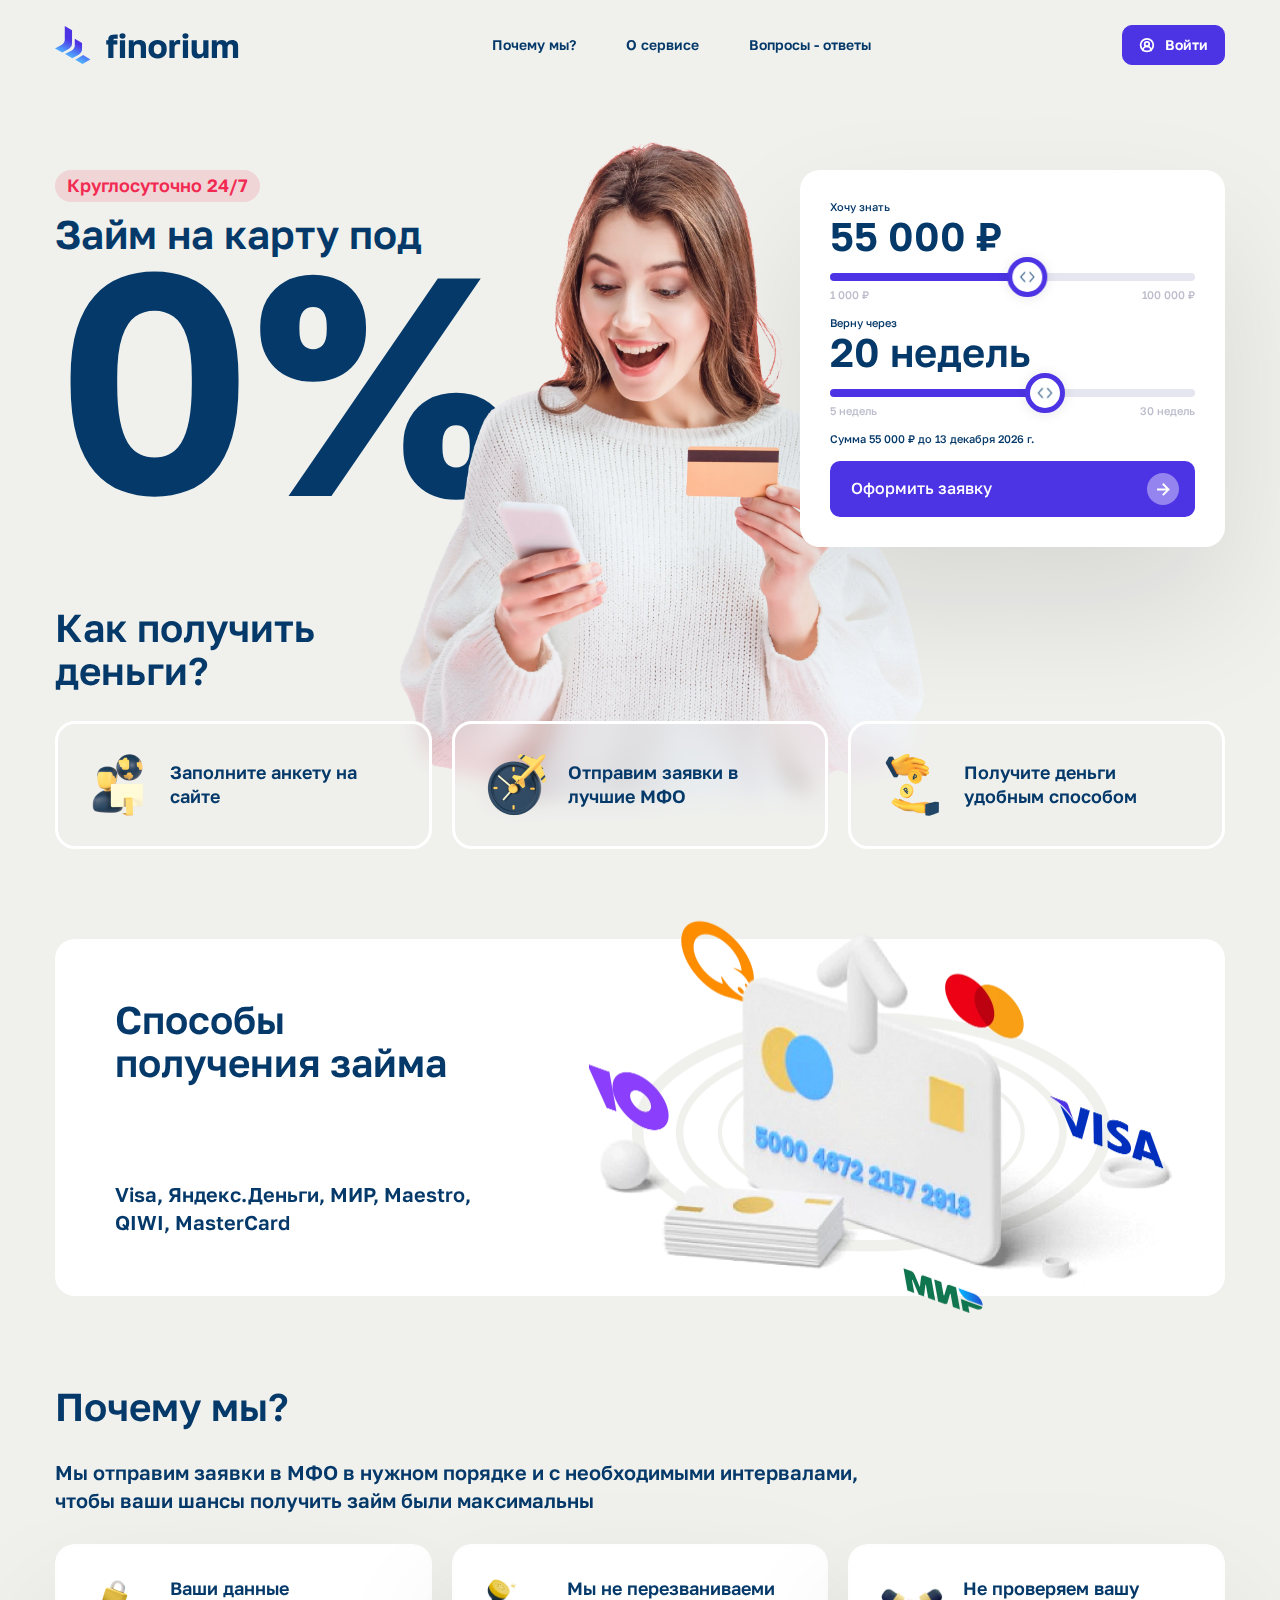
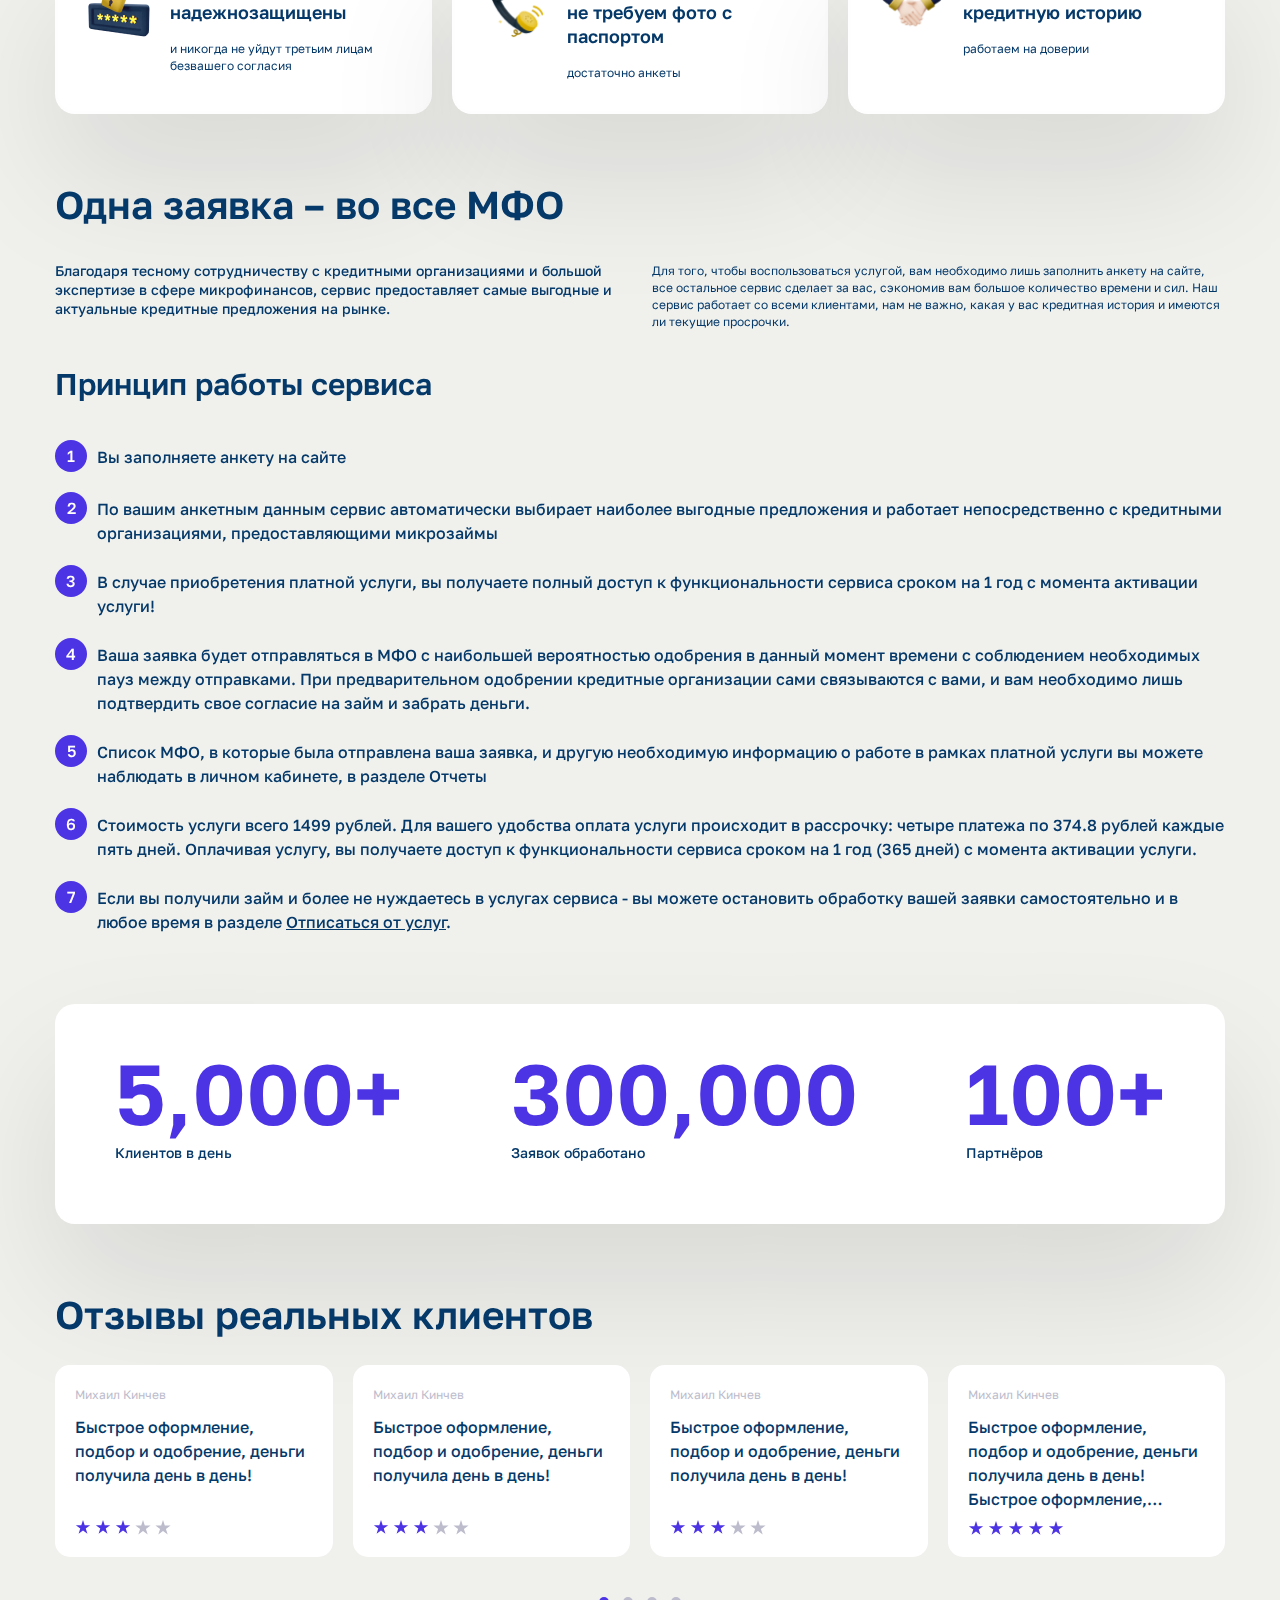
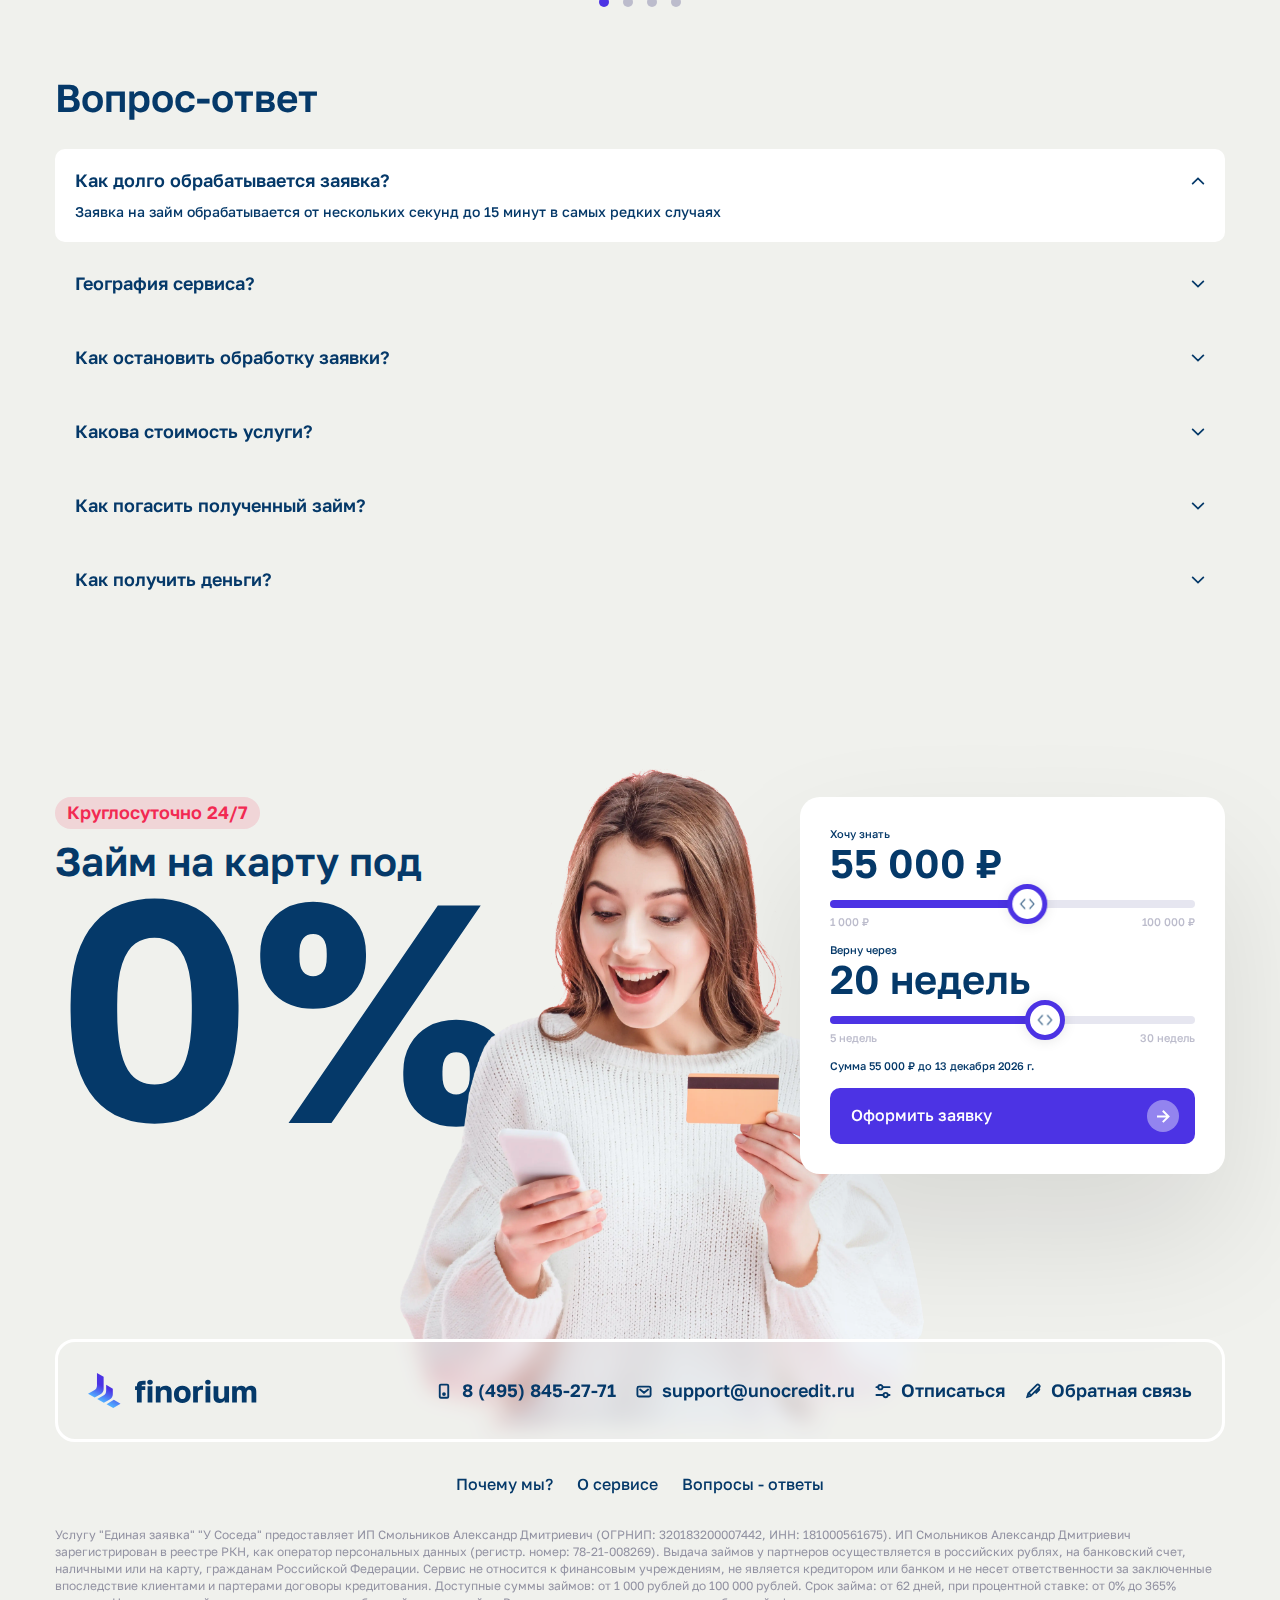
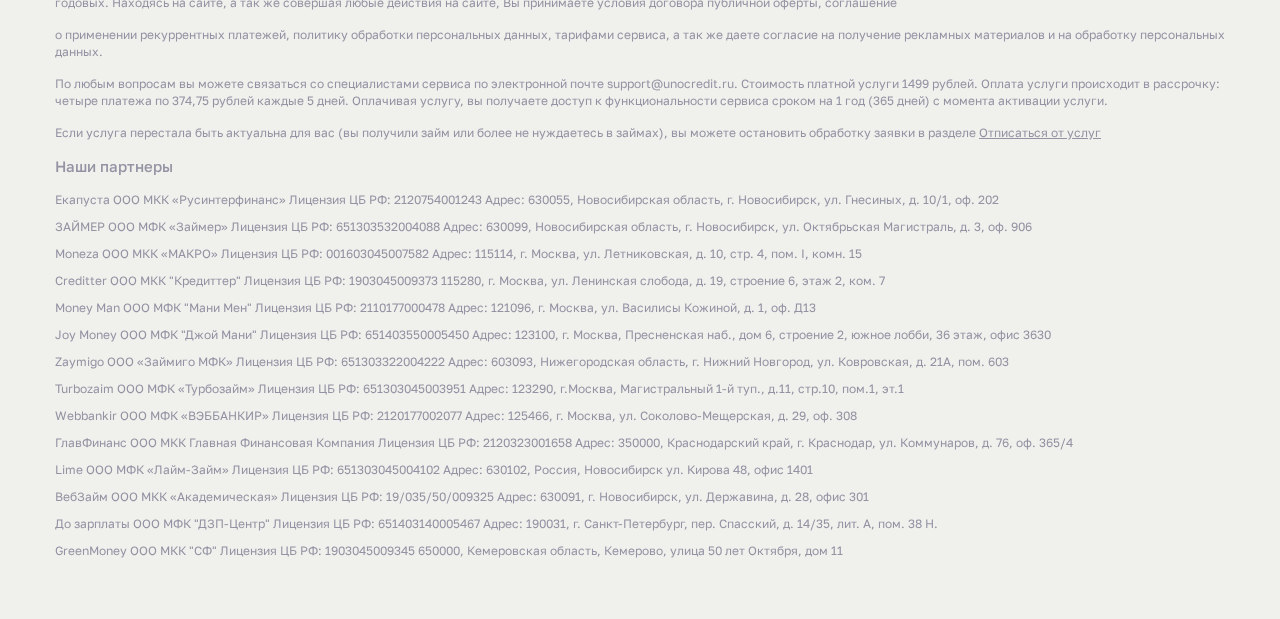
<file: index.html>
<!doctype html>
<html lang="ru">
  <head>
    <meta charset="UTF-8">
    <meta http-equiv="x-ua-compatible" content="ie=edge">
    <meta
      name="viewport"
      content="width=device-width,initial-scale=1,shrink-to-fit=no"
    >
    <meta name="robots" content="index, follow">
    <meta name="google" content="notranslate">
    <meta name="format-detection" content="telephone=no">
    <meta name="description" content="">
    <title>Главная</title>
    <link rel="stylesheet" href="./css/index.min.css">
  </head>
  <body>
    <div class="wrapper">
      <header class="header" data-menu data-popup-offset-padding>
        <div class="container">
          <div class="header__wrapper">
            <a class="header__logo" href="./index.html">
              <img src="./images/header/logo.svg" alt="logo">
            </a>
            <div class="header__menu">
              <div class="header__actions">
                <div class="header__actions-wrapper">
                  <span class="header__action" data-anchor="features">
                    Почему мы?</span
                  >
                  <span class="header__action" data-anchor="service"
                    >О сервисе</span
                  >
                  <span class="header__action" data-anchor="questions"
                    >Вопросы - ответы</span
                  >
                </div>
              </div>
              <a class="header__menu-button button button_icon" href="#">
                <svg class="header__menu-icon">
                  <use
                    href="./images/sprite.svg#user"
                    xlink:href="./images/sprite.svg#user"
                  ></use>
                </svg>
                Войти
              </a>
            </div>
            <a class="header__user" href="#">
              <svg>
                <use
                  href="./images/sprite.svg#user"
                  xlink:href="./images/sprite.svg#user"
                ></use>
              </svg>
              <span>Войти</span>
            </a>
            <div class="header__menu-toggle" data-menu-toggle>
              <svg class="header__menu-icon-burger">
                <use
                  href="./images/sprite.svg#menu"
                  xlink:href="./images/sprite.svg#menu"
                ></use>
              </svg>
              <svg class="header__menu-icon-cross">
                <use
                  href="./images/sprite.svg#cross"
                  xlink:href="./images/sprite.svg#cross"
                ></use>
              </svg>
            </div>
          </div>
        </div>
      </header>
      <main class="content">
        <div class="index">
          <div class="index__calc calc">
            <div class="container">
              <div class="calc__wrapper">
                <div class="calc__top">
                  <div>Круглосуточно 24/7</div>
                  <span>Займ на карту под</span>
                  <strong>0%</strong>
                </div>
                <form class="calc__form">
                  <div class="calc__group">
                    <span class="calc__sublabel">Хочу знать</span>
                    <strong class="calc__current-value" data-range-slider-sum
                      >55 000 ₽</strong
                    >
                    <div class="calc__range" data-range-slider="sum"></div>
                  </div>
                  <div class="calc__group">
                    <span class="calc__sublabel">Верну через</span>
                    <strong
                      class="calc__current-value"
                      data-range-slider-value-date
                      >20 недель</strong
                    >
                    <div class="calc__range" data-range-slider="day"></div>
                  </div>
                  <span class="calc__output">
                    Сумма <span data-range-slider-sum>55 000 ₽</span> до
                    <span data-range-slider-date>30 апреля 2024 г.</span>
                  </span>
                  <button class="calc__submit button" type="submit">
                    Оформить заявку
                    <span class="button__icon">
                      <svg>
                        <use
                          href="./images/sprite.svg#arrow"
                          xlink:href="./images/sprite.svg#arrow"
                        ></use>
                      </svg>
                    </span>
                  </button>
                </form>
                <picture class="calc__image">
                  <source
                    srcset="./images/calc/img_01.webp"
                    type="image/webp"
                    media="(min-width: 768px)"
                  >
                  <source
                    srcset="./images/calc/img_01.png"
                    type="image/png"
                    media="(min-width: 768px)"
                  >
                  <source
                    srcset="./images/calc/img-mobile_01.webp"
                    type="image/webp"
                  >
                  <img src="./images/calc/img-mobile_01.png" alt="image">
                </picture>
              </div>
            </div>
          </div>
          <div class="index__get-money get-money">
            <div class="container">
              <div class="get-money__wrapper">
                <h2 class="get-money__title index__title">
                  Как получить<br>
                  деньги?
                </h2>
                <div class="get-money__items">
                  <div class="get-money__item">
                    <img
                      class="get-money__icon"
                      src="./images/get-money/icon_01.png"
                      alt="icon"
                    >
                    <span class="get-money__label"
                      >Заполните анкету на сайте</span
                    >
                  </div>
                  <div class="get-money__item">
                    <img
                      class="get-money__icon"
                      src="./images/get-money/icon_02.png"
                      alt="icon"
                    >
                    <span class="get-money__label"
                      >Отправим заявки в лучшие МФО</span
                    >
                  </div>
                  <div class="get-money__item">
                    <img
                      class="get-money__icon"
                      src="./images/get-money/icon_03.png"
                      alt="icon"
                    >
                    <span class="get-money__label"
                      >Получите деньги удобным способом</span
                    >
                  </div>
                </div>
              </div>
            </div>
          </div>
          <div class="index__paycards paycards">
            <div class="container">
              <div class="paycards__wrapper">
                <div class="paycards__body">
                  <div class="paycards__info">
                    <h2 class="paycards__title index__title">
                      Способы<br>
                      получения займа
                    </h2>
                    <span class="paycards__subtitle"
                      >Visa, Яндекс.Деньги, МИР, Maestro, QIWI, MasterCard</span
                    >
                  </div>
                  <div class="paycards__logos">
                    <img src="./images/paycards/logo_01.svg" alt="logo">
                    <img src="./images/paycards/logo_02.svg" alt="logo">
                    <img src="./images/paycards/logo_03.svg" alt="logo">
                    <img src="./images/paycards/logo_04.svg" alt="logo">
                    <img src="./images/paycards/logo_05.svg" alt="logo">
                  </div>
                  <picture class="paycards__image">
                    <source
                      srcset="./images/paycards/img_01.webp"
                      type="image/webp"
                      media="(min-width: 576px)"
                    >
                    <img src="./images/paycards/img_01.png" alt="logos">
                  </picture>
                </div>
              </div>
            </div>
          </div>
          <div class="index__features features" data-anchor-target="features">
            <div class="container">
              <div class="features__wrapper">
                <h2 class="features__title index__title">Почему мы?</h2>
                <span class="features__subtitle"
                  >Мы отправим заявки в МФО в нужном порядке и с необходимыми
                  интервалами, чтобы ваши шансы получить займ были
                  максимальны</span
                >
                <div class="features__items">
                  <div class="features__item">
                    <div class="features__logo">
                      <img src="./images/features/img_01.png" alt="logo">
                    </div>
                    <div class="features__info">
                      <span class="features__label"
                        >Ваши данные надежнозащищены</span
                      >
                      <p class="features__sublabel">
                        и никогда не уйдут третьим лицам безвашего согласия
                      </p>
                    </div>
                  </div>
                  <div class="features__item">
                    <div class="features__logo">
                      <img src="./images/features/img_02.png" alt="logo">
                    </div>
                    <div class="features__info">
                      <span class="features__label"
                        >Мы не перезваниваеми не требуем фото с паспортом</span
                      >
                      <p class="features__sublabel">достаточно анкеты</p>
                    </div>
                  </div>
                  <div class="features__item">
                    <div class="features__logo">
                      <img src="./images/features/img_03.png" alt="logo">
                    </div>
                    <div class="features__info">
                      <span class="features__label"
                        >Не проверяем вашу кредитную историю</span
                      >
                      <p class="features__sublabel">работаем на доверии</p>
                    </div>
                  </div>
                </div>
              </div>
            </div>
          </div>
          <div class="index__index-info index-info">
            <div class="container">
              <div class="index-info__wrapper">
                <h2 class="index-info__title index__title">
                  Одна заявка – во все МФО
                </h2>
                <div class="index-info__head">
                  <span class="index-info__subtitle"
                    >Благодаря тесному сотрудничеству с кредитными организациями
                    и большой экспертизе в сфере микрофинансов, сервис
                    предоставляет самые выгодные и актуальные кредитные
                    предложения на рынке.</span
                  >
                  <span class="index-info__text"
                    >Для того, чтобы воспользоваться услугой, вам необходимо
                    лишь заполнить анкету на сайте, все остальное сервис сделает
                    за вас, сэкономив вам большое количество времени и сил. Наш
                    сервис работает со всеми клиентами, нам не важно, какая у
                    вас кредитная история и имеются ли текущие просрочки.</span
                  >
                </div>
                <span class="index-info__label" data-anchor-target="service"
                  >Принцип работы сервиса</span
                >
                <ul class="index-info__list">
                  <li class="index-info__item">
                    <p>Вы заполняете анкету на сайте</p>
                  </li>
                  <li class="index-info__item">
                    <p>
                      По вашим анкетным данным сервис автоматически выбирает
                      наиболее выгодные предложения и работает непосредственно с
                      кредитными организациями, предоставляющими микрозаймы
                    </p>
                  </li>
                  <li class="index-info__item">
                    <p>
                      В случае приобретения платной услуги, вы получаете полный
                      доступ к функциональности сервиса сроком на 1 год с
                      момента активации услуги!
                    </p>
                  </li>
                  <li class="index-info__item">
                    <p>
                      Ваша заявка будет отправляться в МФО с наибольшей
                      вероятностью одобрения в данный момент времени с
                      соблюдением необходимых пауз между отправками. При
                      предварительном одобрении кредитные организации сами
                      связываются с вами, и вам необходимо лишь подтвердить свое
                      согласие на займ и забрать деньги.
                    </p>
                  </li>
                  <li class="index-info__item">
                    <p>
                      Список МФО, в которые была отправлена ваша заявка, и
                      другую необходимую информацию о работе в рамках платной
                      услуги вы можете наблюдать в личном кабинете, в разделе
                      Отчеты
                    </p>
                  </li>
                  <li class="index-info__item">
                    <p>
                      Стоимость услуги всего 1499 рублей. Для вашего удобства
                      оплата услуги происходит в рассрочку: четыре платежа по
                      374.8 рублей каждые пять дней. Оплачивая услугу, вы
                      получаете доступ к функциональности сервиса сроком на 1
                      год (365 дней) с момента активации услуги.
                    </p>
                  </li>
                  <li class="index-info__item">
                    <p>
                      Если вы получили займ и более не нуждаетесь в услугах
                      сервиса - вы можете остановить обработку вашей заявки
                      самостоятельно и в любое время в разделе
                      <a href="#">Отписаться от услуг</a>.
                    </p>
                  </li>
                </ul>
              </div>
            </div>
          </div>
          <div class="index__statistics statistics">
            <div class="container">
              <div class="statistics__wrapper">
                <div class="statistics__items">
                  <div class="statistics__item">
                    <div class="statistics__icon">
                      <img src="./images/statistics/icon_01.svg" alt="icon">
                    </div>
                    <div class="statistics__info">
                      <strong class="statistics__value">5,000+</strong>
                      <span class="statistics__label">Клиентов в день</span>
                    </div>
                  </div>
                  <div class="statistics__item">
                    <div class="statistics__icon">
                      <img src="./images/statistics/icon_02.svg" alt="icon">
                    </div>
                    <div class="statistics__info">
                      <strong class="statistics__value">300,000</strong>
                      <span class="statistics__label">Заявок обработано</span>
                    </div>
                  </div>
                  <div class="statistics__item">
                    <div class="statistics__icon">
                      <img src="./images/statistics/icon_01.svg" alt="icon">
                    </div>
                    <div class="statistics__info">
                      <strong class="statistics__value">100+</strong>
                      <span class="statistics__label">Партнёров</span>
                    </div>
                  </div>
                </div>
              </div>
            </div>
          </div>
          <div class="index__reviews reviews">
            <div class="container">
              <div class="reviews__wrapper">
                <h2 class="reviews__title index__title">
                  Отзывы реальных клиентов
                </h2>
                <div class="reviews__slider">
                  <div class="swiper" data-reviews-slider>
                    <div class="swiper-wrapper">
                      <div class="swiper-slide">
                        <div class="reviews__slide">
                          <span class="reviews__name">Михаил Кинчев</span>
                          <p class="reviews__comment">
                            Быстрое оформление, подбор и одобрение, деньги
                            получила день в день!
                          </p>
                          <div class="reviews__grade">
                            <img src="./images/reviews/icon_01.svg" alt="star">
                            <img src="./images/reviews/icon_01.svg" alt="star">
                            <img src="./images/reviews/icon_01.svg" alt="star">
                            <img src="./images/reviews/icon_02.svg" alt="star">
                            <img src="./images/reviews/icon_02.svg" alt="star">
                          </div>
                        </div>
                      </div>
                      <div class="swiper-slide">
                        <div class="reviews__slide">
                          <span class="reviews__name">Михаил Кинчев</span>
                          <p class="reviews__comment">
                            Быстрое оформление, подбор и одобрение, деньги
                            получила день в день!
                          </p>
                          <div class="reviews__grade">
                            <img src="./images/reviews/icon_01.svg" alt="star">
                            <img src="./images/reviews/icon_01.svg" alt="star">
                            <img src="./images/reviews/icon_01.svg" alt="star">
                            <img src="./images/reviews/icon_02.svg" alt="star">
                            <img src="./images/reviews/icon_02.svg" alt="star">
                          </div>
                        </div>
                      </div>
                      <div class="swiper-slide">
                        <div class="reviews__slide">
                          <span class="reviews__name">Михаил Кинчев</span>
                          <p class="reviews__comment">
                            Быстрое оформление, подбор и одобрение, деньги
                            получила день в день!
                          </p>
                          <div class="reviews__grade">
                            <img src="./images/reviews/icon_01.svg" alt="star">
                            <img src="./images/reviews/icon_01.svg" alt="star">
                            <img src="./images/reviews/icon_01.svg" alt="star">
                            <img src="./images/reviews/icon_02.svg" alt="star">
                            <img src="./images/reviews/icon_02.svg" alt="star">
                          </div>
                        </div>
                      </div>
                      <div class="swiper-slide">
                        <div class="reviews__slide">
                          <span class="reviews__name">Михаил Кинчев</span>
                          <p class="reviews__comment">
                            Быстрое оформление, подбор и одобрение, деньги
                            получила день в день! Быстрое оформление, подбор и
                            одобрение, деньги получила день в день!
                          </p>
                          <div class="reviews__grade">
                            <img src="./images/reviews/icon_01.svg" alt="star">
                            <img src="./images/reviews/icon_01.svg" alt="star">
                            <img src="./images/reviews/icon_01.svg" alt="star">
                            <img src="./images/reviews/icon_01.svg" alt="star">
                            <img src="./images/reviews/icon_01.svg" alt="star">
                          </div>
                        </div>
                      </div>
                      <div class="swiper-slide">
                        <div class="reviews__slide">
                          <span class="reviews__name">Михаил Кинчев</span>
                          <p class="reviews__comment">
                            Быстрое оформление, подбор и одобрение, деньги
                            получила день в день!
                          </p>
                          <div class="reviews__grade">
                            <img src="./images/reviews/icon_01.svg" alt="star">
                            <img src="./images/reviews/icon_01.svg" alt="star">
                            <img src="./images/reviews/icon_01.svg" alt="star">
                            <img src="./images/reviews/icon_02.svg" alt="star">
                            <img src="./images/reviews/icon_02.svg" alt="star">
                          </div>
                        </div>
                      </div>
                      <div class="swiper-slide">
                        <div class="reviews__slide">
                          <span class="reviews__name">Михаил Кинчев</span>
                          <p class="reviews__comment">
                            Быстрое оформление, подбор и одобрение, деньги
                            получила день в день! Быстрое оформление, подбор и
                            одобрение, деньги получила день в день!
                          </p>
                          <div class="reviews__grade">
                            <img src="./images/reviews/icon_01.svg" alt="star">
                            <img src="./images/reviews/icon_01.svg" alt="star">
                            <img src="./images/reviews/icon_01.svg" alt="star">
                            <img src="./images/reviews/icon_01.svg" alt="star">
                            <img src="./images/reviews/icon_01.svg" alt="star">
                          </div>
                        </div>
                      </div>
                      <div class="swiper-slide">
                        <div class="reviews__slide">
                          <span class="reviews__name">Михаил Кинчев</span>
                          <p class="reviews__comment">
                            Быстрое оформление, подбор и одобрение, деньги
                            получила день в день!
                          </p>
                          <div class="reviews__grade">
                            <img src="./images/reviews/icon_01.svg" alt="star">
                            <img src="./images/reviews/icon_01.svg" alt="star">
                            <img src="./images/reviews/icon_01.svg" alt="star">
                            <img src="./images/reviews/icon_02.svg" alt="star">
                            <img src="./images/reviews/icon_02.svg" alt="star">
                          </div>
                        </div>
                      </div>
                    </div>
                  </div>
                  <div class="reviews__pagination"></div>
                </div>
              </div>
            </div>
          </div>
          <div
            class="index__questions questions"
            data-anchor-target="questions"
          >
            <div class="container">
              <div class="questions__wrapper">
                <h2 class="questions__title index__title">Вопрос-ответ</h2>
                <div class="questions__items" data-questions-ac data-ac>
                  <div class="questions__item active" data-ac-item>
                    <div class="questions__button" data-ac-button>
                      Как долго обрабатывается заявка?
                      <div class="questions__icon">
                        <svg>
                          <use
                            href="./images/sprite.svg#drop"
                            xlink:href="./images/sprite.svg#drop"
                          ></use>
                        </svg>
                      </div>
                    </div>
                    <div class="questions__body" data-ac-body>
                      <p class="questions__answer">
                        Заявка на займ обрабатывается от нескольких секунд до 15
                        минут в самых редких случаях
                      </p>
                    </div>
                  </div>
                  <div class="questions__item" data-ac-item>
                    <div class="questions__button" data-ac-button>
                      География сервиса?
                      <div class="questions__icon">
                        <svg>
                          <use
                            href="./images/sprite.svg#drop"
                            xlink:href="./images/sprite.svg#drop"
                          ></use>
                        </svg>
                      </div>
                    </div>
                    <div
                      class="questions__body"
                      data-ac-body
                      style="display: none"
                    >
                      <p class="questions__answer">
                        Заявка на займ обрабатывается от нескольких секунд до 15
                        минут в самых редких случаях Заявка на займ
                        обрабатывается от нескольких секунд до 15 минут в самых
                        редких случаях Заявка на займ обрабатывается от
                        нескольких секунд до 15 минут в самых редких случаях
                      </p>
                    </div>
                  </div>
                  <div class="questions__item" data-ac-item>
                    <div class="questions__button" data-ac-button>
                      Как остановить обработку заявки?
                      <div class="questions__icon">
                        <svg>
                          <use
                            href="./images/sprite.svg#drop"
                            xlink:href="./images/sprite.svg#drop"
                          ></use>
                        </svg>
                      </div>
                    </div>
                    <div
                      class="questions__body"
                      data-ac-body
                      style="display: none"
                    >
                      <p class="questions__answer">
                        Заявка на займ обрабатывается от нескольких секунд до 15
                        минут в самых редких случаях Заявка на займ
                        обрабатывается от нескольких секунд до 15 минут в самых
                        редких случаях Заявка на займ обрабатывается от
                        нескольких секунд до 15 минут в самых редких случаях
                      </p>
                    </div>
                  </div>
                  <div class="questions__item" data-ac-item>
                    <div class="questions__button" data-ac-button>
                      Какова стоимость услуги?
                      <div class="questions__icon">
                        <svg>
                          <use
                            href="./images/sprite.svg#drop"
                            xlink:href="./images/sprite.svg#drop"
                          ></use>
                        </svg>
                      </div>
                    </div>
                    <div
                      class="questions__body"
                      data-ac-body
                      style="display: none"
                    >
                      <p class="questions__answer">
                        Заявка на займ обрабатывается от нескольких секунд до 15
                        минут в самых редких случаях Заявка на займ
                        обрабатывается от нескольких секунд до 15 минут в самых
                        редких случаях Заявка на займ обрабатывается от
                        нескольких секунд до 15 минут в самых редких случаях
                      </p>
                    </div>
                  </div>
                  <div class="questions__item" data-ac-item>
                    <div class="questions__button" data-ac-button>
                      Как погасить полученный займ?
                      <div class="questions__icon">
                        <svg>
                          <use
                            href="./images/sprite.svg#drop"
                            xlink:href="./images/sprite.svg#drop"
                          ></use>
                        </svg>
                      </div>
                    </div>
                    <div
                      class="questions__body"
                      data-ac-body
                      style="display: none"
                    >
                      <p class="questions__answer">
                        Заявка на займ обрабатывается от нескольких секунд до 15
                        минут в самых редких случаях Заявка на займ
                        обрабатывается от нескольких секунд до 15 минут в самых
                        редких случаях Заявка на займ обрабатывается от
                        нескольких секунд до 15 минут в самых редких случаях
                      </p>
                    </div>
                  </div>
                  <div class="questions__item" data-ac-item>
                    <div class="questions__button" data-ac-button>
                      Как получить деньги?
                      <div class="questions__icon">
                        <svg>
                          <use
                            href="./images/sprite.svg#drop"
                            xlink:href="./images/sprite.svg#drop"
                          ></use>
                        </svg>
                      </div>
                    </div>
                    <div
                      class="questions__body"
                      data-ac-body
                      style="display: none"
                    >
                      <p class="questions__answer">
                        Заявка на займ обрабатывается от нескольких секунд до 15
                        минут в самых редких случаях Заявка на займ
                        обрабатывается от нескольких секунд до 15 минут в самых
                        редких случаях Заявка на займ обрабатывается от
                        нескольких секунд до 15 минут в самых редких случаях
                      </p>
                    </div>
                  </div>
                </div>
              </div>
            </div>
          </div>
          <div class="index__calc-bottom calc">
            <div class="container">
              <div class="calc__wrapper">
                <div class="calc__top">
                  <div>Круглосуточно 24/7</div>
                  <span>Займ на карту под</span>
                  <strong>0%</strong>
                </div>
                <form class="calc__form">
                  <div class="calc__group">
                    <span class="calc__sublabel">Хочу знать</span>
                    <strong class="calc__current-value" data-range-slider-sum
                      >55 000 ₽</strong
                    >
                    <div class="calc__range" data-range-slider="sum"></div>
                  </div>
                  <div class="calc__group">
                    <span class="calc__sublabel">Верну через</span>
                    <strong
                      class="calc__current-value"
                      data-range-slider-value-date
                      >20 недель</strong
                    >
                    <div class="calc__range" data-range-slider="day"></div>
                  </div>
                  <span class="calc__output">
                    Сумма <span data-range-slider-sum>55 000 ₽</span> до
                    <span data-range-slider-date>30 апреля 2024 г.</span>
                  </span>
                  <button class="calc__submit button" type="submit">
                    Оформить заявку
                    <span class="button__icon">
                      <svg>
                        <use
                          href="./images/sprite.svg#arrow"
                          xlink:href="./images/sprite.svg#arrow"
                        ></use>
                      </svg>
                    </span>
                  </button>
                </form>
                <picture class="calc__image">
                  <source
                    srcset="./images/calc/img_01.webp"
                    type="image/webp"
                    media="(min-width: 768px)"
                  >
                  <source
                    srcset="./images/calc/img_01.png"
                    type="image/png"
                    media="(min-width: 768px)"
                  >
                  <source
                    srcset="./images/calc/img-mobile_01.webp"
                    type="image/webp"
                  >
                  <img src="./images/calc/img-mobile_01.png" alt="image">
                </picture>
              </div>
            </div>
          </div>
        </div>
      </main>
      <footer class="footer">
        <div class="container">
          <div class="footer__header">
            <a class="footer__logo" href="./index.html">
              <img src="./images/footer/logo.svg" alt="logo">
            </a>
            <div class="footer__contacts">
              <a class="footer__contact" href="#">
                <svg>
                  <use
                    href="./images/sprite.svg#phone"
                    xlink:href="./images/sprite.svg#phone"
                  ></use>
                </svg>
                8 (495) 845-27-71
              </a>
              <a class="footer__contact" href="#">
                <svg>
                  <use
                    href="./images/sprite.svg#mail"
                    xlink:href="./images/sprite.svg#mail"
                  ></use>
                </svg>
                support@unocredit.ru
              </a>
              <a class="footer__contact" href="#">
                <svg>
                  <use
                    href="./images/sprite.svg#settings"
                    xlink:href="./images/sprite.svg#settings"
                  ></use>
                </svg>
                Отписаться
              </a>
              <a class="footer__contact" href="#">
                <svg>
                  <use
                    href="./images/sprite.svg#edit"
                    xlink:href="./images/sprite.svg#edit"
                  ></use>
                </svg>
                Обратная связь
              </a>
            </div>
          </div>
          <div class="footer__actions">
            <span class="footer__action" data-anchor="features"
              >Почему мы?</span
            >
            <span class="footer__action" data-anchor="service">О сервисе</span>
            <span class="footer__action" data-anchor="questions"
              >Вопросы - ответы</span
            >
          </div>
          <p class="footer__text">
            Услугу "Единая заявка" "У Соседа" предоставляет ИП Смольников
            Александр Дмитриевич (ОГРНИП: 320183200007442, ИНН: 181000561675).
            ИП Смольников Александр Дмитриевич зарегистрирован в реестре РКН,
            как оператор персональных данных (регистр. номер: 78-21-008269).
            Выдача займов у партнеров осуществляется в российских рублях, на
            банковский счет, наличными или на карту, гражданам Российской
            Федерации. Сервис не относится к финансовым учреждениям, не является
            кредитором или банком и не несет ответственности за заключенные
            впоследствие клиентами и партерами договоры кредитования. Доступные
            суммы займов: от 1 000 рублей до 100 000 рублей. Срок займа: от 62
            дней, при процентной ставке: от 0% до 365% годовых. Находясь на
            сайте, а так же совершая любые действия на сайте, Вы принимаете
            условия договора публичной оферты, соглашение
          </p>
          <p class="footer__text">
            о применении рекуррентных платежей, политику обработки персональных
            данных, тарифами сервиса, а так же даете согласие на получение
            рекламных материалов и на обработку персональных данных.
          </p>
          <p class="footer__text">
            По любым вопросам вы можете связаться со специалистами сервиса по
            электронной почте support@unocredit.ru. Стоимость платной услуги
            1499 рублей. Оплата услуги происходит в рассрочку: четыре платежа по
            374,75 рублей каждые 5 дней. Оплачивая услугу, вы получаете доступ к
            функциональности сервиса сроком на 1 год (365 дней) с момента
            активации услуги.
          </p>
          <p class="footer__text">
            Если услуга перестала быть актуальна для вас (вы получили займ или
            более не нуждаетесь в займах), вы можете остановить обработку заявки
            в разделе
            <a href="#">Отписаться от услуг</a>
          </p>
          <span class="footer__label">Наши партнеры</span>
          <ul class="footer__partners">
            <li>
              Екапуста ООО МКК «Русинтерфинанс» Лицензия ЦБ РФ: 2120754001243
              Адрес: 630055, Новосибирская область, г. Новосибирск, ул.
              Гнесиных, д. 10/1, оф. 202
            </li>
            <li>
              ЗАЙМЕР ООО МФК «Займер» Лицензия ЦБ РФ: 651303532004088 Адрес:
              630099, Новосибирская область, г. Новосибирск, ул. Октябрьская
              Магистраль, д. 3, оф. 906
            </li>
            <li>
              Moneza ООО МКК «МАКРО» Лицензия ЦБ РФ: 001603045007582 Адрес:
              115114, г. Москва, ул. Летниковская, д. 10, стр. 4, пом. I, комн.
              15
            </li>
            <li>
              Creditter ООО МКК "Кредиттер" Лицензия ЦБ РФ: 1903045009373
              115280, г. Москва, ул. Ленинская слобода, д. 19, строение 6, этаж
              2, ком. 7
            </li>
            <li>
              Money Man ООО МФК "Мани Мен" Лицензия ЦБ РФ: 2110177000478 Адрес:
              121096, г. Москва, ул. Василисы Кожиной, д. 1, оф. Д13
            </li>
            <li>
              Joy Money ООО МФК "Джой Мани" Лицензия ЦБ РФ: 651403550005450
              Адрес: 123100, г. Москва, Пресненская наб., дом 6, строение 2,
              южное лобби, 36 этаж, офис 3630
            </li>
            <li>
              Zaymigo ООО «Займиго МФК» Лицензия ЦБ РФ: 651303322004222 Адрес:
              603093, Нижегородская область, г. Нижний Новгород, ул. Ковровская,
              д. 21А, пом. 603
            </li>
            <li>
              Turbozaim ООО МФК «Турбозайм» Лицензия ЦБ РФ: 651303045003951
              Адрес: 123290, г.Москва, Магистральный 1-й туп., д.11, стр.10,
              пом.1, эт.1
            </li>
            <li>
              Webbankir ООО МФК «ВЭББАНКИР» Лицензия ЦБ РФ: 2120177002077 Адрес:
              125466, г. Москва, ул. Соколово-Мещерская, д. 29, оф. 308
            </li>
            <li>
              ГлавФинанс ООО МКК Главная Финансовая Компания Лицензия ЦБ РФ:
              2120323001658 Адрес: 350000, Краснодарский край, г. Краснодар, ул.
              Коммунаров, д. 76, оф. 365/4
            </li>
            <li>
              Lime ООО МФК «Лайм-Займ» Лицензия ЦБ РФ: 651303045004102 Адрес:
              630102, Россия, Новосибирск ул. Кирова 48, офис 1401
            </li>
            <li>
              ВебЗайм ООО МКК «Академическая» Лицензия ЦБ РФ: 19/035/50/009325
              Адрес: 630091, г. Новосибирск, ул. Державина, д. 28, офис 301
            </li>
            <li>
              До зарплаты ООО МФК "ДЗП-Центр" Лицензия ЦБ РФ: 651403140005467
              Адрес: 190031, г. Санкт-Петербург, пер. Спасский, д. 14/35, лит.
              А, пом. 38 Н.
            </li>
            <li>
              GreenMoney ООО МКК "СФ" Лицензия ЦБ РФ: 1903045009345 650000,
              Кемеровская область, Кемерово, улица 50 лет Октября, дом 11
            </li>
          </ul>
        </div>
      </footer>
    </div>
    <script src="./js/index.js"></script>
  </body>
</html>
</file>
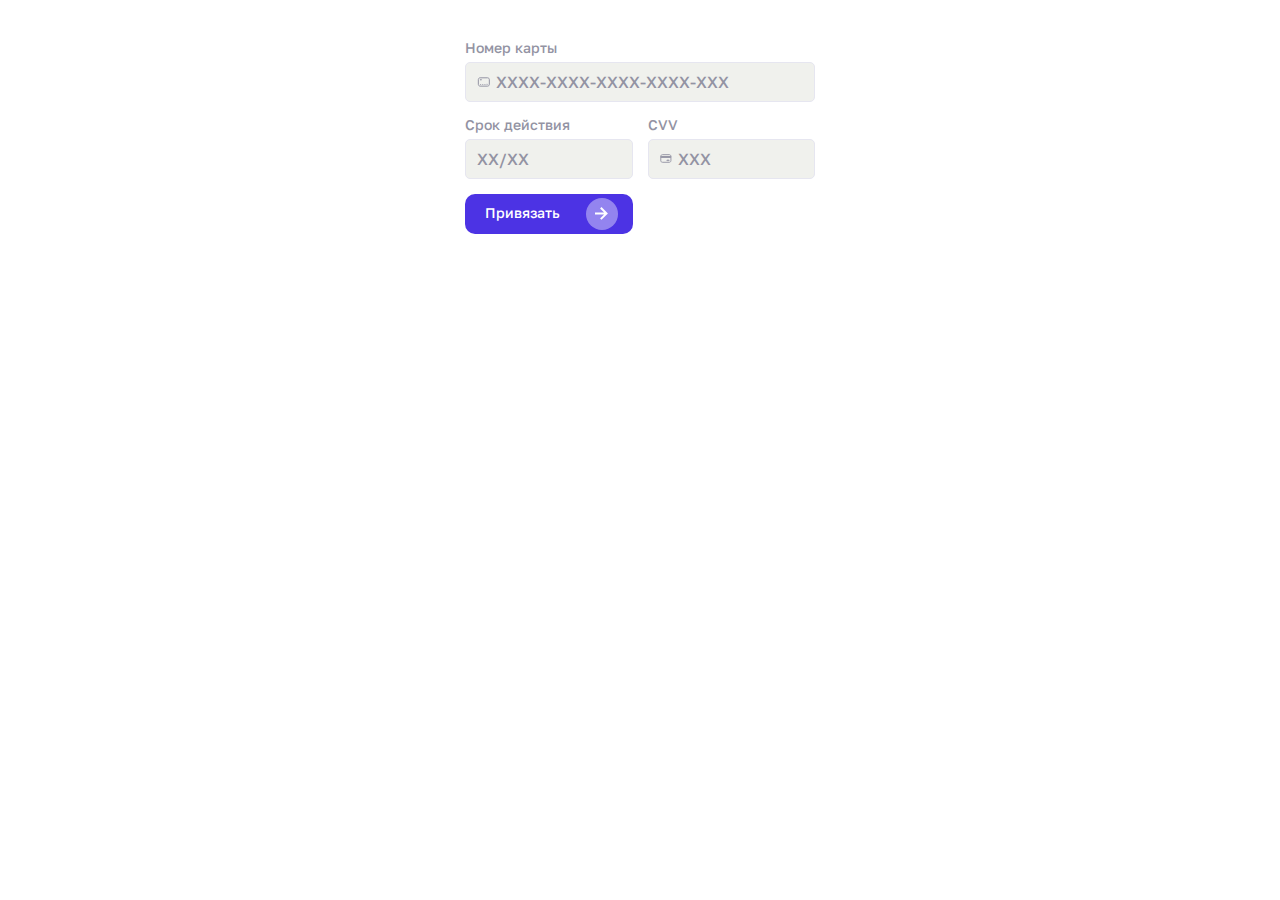
<file: binding.html>
<!doctype html>
<html lang="ru">
  <head>
    <meta charset="UTF-8">
    <meta http-equiv="x-ua-compatible" content="ie=edge">
    <meta
      name="viewport"
      content="width=device-width,initial-scale=1,shrink-to-fit=no"
    >
    <meta name="robots" content="index, follow">
    <meta name="google" content="notranslate">
    <meta name="format-detection" content="telephone=no">
    <meta name="description" content="">
    <title>Карта</title>
    <style>
      @font-face {
        font-family: 'Golos';
        font-style: normal;
        font-weight: 400;
        src:
          local('Golos'),
          local('Golos'),
          url('./fonts/golos/GolosText-Regular.woff2') format('woff2'),
          url('./fonts/golos/GolosText-Regular.woff') format('woff'),
          url('./fonts/golos/GolosText-Regular.ttf') format('truetype');
      }

      @font-face {
        font-family: 'Golos';
        font-style: normal;
        font-weight: 500;
        src:
          local('Golos'),
          local('Golos'),
          url('./fonts/golos/GolosText-Medium.woff2') format('woff2'),
          url('./fonts/golos/GolosText-Medium.woff') format('woff'),
          url('./fonts/golos/GolosText-Medium.ttf') format('truetype');
      }

      * {
        padding: 0;
        margin: 0;
        border: 0;
      }

      *,
      *:before,
      *:after {
        -webkit-box-sizing: border-box;
        box-sizing: border-box;
      }

      :focus,
      :active {
        outline: none;
      }

      a:focus,
      a:active {
        outline: none;
      }

      nav,
      footer,
      header,
      aside {
        display: block;
      }

      html,
      body {
        height: 100%;
        width: 100%;
        font-size: 100%;
        line-height: 1;
        -ms-text-size-adjust: 100%;
        -moz-text-size-adjust: 100%;
        -webkit-text-size-adjust: 100%;
      }

      input,
      button,
      textarea {
        font-family: inherit;
      }

      input::-ms-clear {
        display: none;
      }

      button {
        cursor: pointer;
      }

      button::-moz-focus-inner {
        padding: 0;
        border: 0;
      }

      a,
      a:visited {
        text-decoration: none;
      }

      a:hover {
        text-decoration: none;
      }

      ul li {
        list-style: none;
      }

      img {
        vertical-align: top;
      }

      h1,
      h2,
      h3,
      h4,
      h5,
      h6 {
        font-size: inherit;
        font-weight: inherit;
      }

      :root {
        --base-cristal-white: #fff;
        --base-rich-black: #053969;
        --brandbook-main: #4c33e4;
        --brandbook-grass: #9ed6a1;
        --brandbook-bordo: #760000;
        --brandbook-bottons: #204f3d;
        --brandbook-more: #f22a52;
        --buttons-white: #fff;
        --buttons-yellow: #4c33e4;
        --buttons-green: #2dbe64;
        --buttons-blue: #00a3ff;
        --buttons-red: #fe4928;
        --buttons-violet: #7b61ff;
        --gray-gray-10: #fafaff;
        --gray-gray-20: #f0f1ed;
        --gray-gray-30: #e6e6f0;
        --gray-gray-40: #bcbccc;
        --gray-gray-50: #9393a3;
        --gray-gray-60: #67677a;
        --gray-gray-70: #3e3e52;
        --tech-hot-red: #f00;
        --tech-sky: #00a3ff;
        --tech-greentekila: #0ff14e;
        --tech-barbie: #ff00a8;
        --zIndex: 999;
        --zIndexSelectDropdown: 99;
      }

      body {
        font-family: 'Golos', sans-serif;
        font-size: 1.125rem;
        font-style: normal;
        line-height: 1.3;
        font-weight: 400;
        color: var(--base-rich-black, #053969);
        background: transparent;
      }

      /* binding */
      .binding {
        --gap: 15px;
      }

      .binding .main-block {
        max-width: 26.875rem;
      }

      .binding__form {
        display: grid;
        gap: var(--gap);
      }

      .binding__group {
        display: grid;
        grid-template-columns: repeat(2, 1fr);
        gap: var(--gap);
      }

      .binding__input_center input {
        text-align: center;
      }

      .binding__footer {
        display: grid;
        gap: var(--gap);
      }

      .binding__footer .binding__action {
        grid-row: 2/3;
      }

      @media (min-width: 450px) {
        .binding__footer {
          grid-template-columns: repeat(2, 1fr);
        }

        .binding__footer .binding__action {
          grid-row: auto;
          text-align: left;
          justify-content: flex-start;
          font-weight: 400;
        }
      }

      @media (min-width: 576px) {
        .binding__footer .binding__action {
          font-size: 0.875rem;
        }
      }

      .binding__action {
        width: 100%;
        height: 100%;
        display: flex;
        align-items: center;
        justify-content: center;
        cursor: pointer;
        font-size: 1rem;
        text-decoration: underline;
        font-weight: 500;
        text-align: center;
        color: var(--base-rich-black, #053969);
      }

      @media (any-hover: hover) {
        .binding__action:hover {
          text-decoration: none;
        }
      }

      /* main-block */
      .main-block {
        margin: 0 auto;
        display: flex;
        flex-direction: column;
        align-items: center;
      }

      .main-block__body {
        width: 100%;
        padding: 20px 15px;
        border-radius: 12px;
        background: var(--base-cristal-white, #fff);
      }

      @media (min-width: 768px) {
        .main-block__body {
          padding: 25px 20px;
        }
      }

      @media (min-width: 992px) {
        .main-block__body {
          padding: 30px;
        }
      }

      @media (min-width: 1200px) {
        .main-block__body {
          padding: 40px;
          border-radius: 20px;
        }
      }

      /* inputs */
      .inputs {
        --height: 2.5rem;
        --label-fs: 0.875rem;
        --label-mb: 0.313rem;
        --fs: 1rem;
        --padding-inline: 0.75rem;
        --icon-size: 0.875rem;
        --icon-indent: 0.375rem;
        --border-width: 1px;
        --border-radius: 0.313rem;
        --label-clr: var(--gray-gray-50, #9393a3);
        --clr: var(--gray-gray-50, #9393a3);
        --border-clr: var(--gray-gray-30, #e6e6f0);
        --border-clr-hover: var(--brandbook-grass, #9ed6a1);
        --border-clr-active: var(--brandbook-grass, #9ed6a1);
        --bg: var(--gray-gray-20, #f0f1ed);
        --bg-active: var(--base-cristal-white, #fff);
        --icon-clr: var(--gray-gray-40, #bcbccc);
        --icon-clr-active: var(--gray-gray-70, #3e3e52);
        --option-clr: var(--gray-gray-40, #bcbccc);
        --option-clr-hover: var(--gray-gray-50, #9393a3);
        --option-clr-selected: var(--base-rich-black, #053969);
        --error-clr: var(--buttons-red, #fe4928);
        --duration: 200ms;
        display: flex;
        flex-direction: column;
        justify-content: flex-end;
      }

      .inputs.error {
        --label-clr: var(--error-clr);
        --border-clr: var(--error-clr);
      }

      .inputs__text {
        --fs: var(--label-fs);
        --margin-top: var(--label-mb);
        margin: var(--margin-top) 0 0 0;
        display: block;
        font-size: var(--fs);
        font-style: normal;
        font-weight: 500;
        line-height: 1.2;
        color: var(--gray-gray-40, #bcbccc);
      }

      /* input */
      .input__label {
        margin: 0 0 var(--label-mb) 0;
        display: block;
        font-size: var(--label-fs);
        font-style: normal;
        font-weight: 500;
        line-height: 1.2;
        color: var(--label-clr);
        transition: color var(--duration) linear;
      }

      .input__group {
        padding: 0 var(--padding-inline);
        display: flex;
        align-items: center;
        position: relative;
        cursor: text;
      }

      @media (any-hover: hover) {
        .input__group:hover .input__bg {
          border-color: var(--border-clr-hover);
        }
      }

      .input__icon {
        width: var(--icon-size);
        height: var(--icon-size);
        pointer-events: none;
        position: relative;
        z-index: 1;
      }

      .input__icon img {
        width: 100%;
        height: 100%;
        -o-object-fit: contain;
        object-fit: contain;
      }

      .input__icon:first-child {
        margin: 0 var(--icon-indent) 0 0;
      }

      .input__icon:last-child {
        margin: 0 0 0 var(--icon-indent);
      }

      svg.input__icon {
        fill: transparent;
        stroke: var(--icon-clr);
        stroke-width: 1.5;
        stroke-linecap: round;
        stroke-linejoin: round;
      }

      svg.input__icon[data-visible-pass-btn] {
        cursor: pointer;
        fill: var(--icon-clr);
        stroke: none;
        pointer-events: auto;
        transition: fill var(--duration) linear;
      }

      svg.input__icon[data-visible-pass-btn].active {
        fill: var(--icon-clr-active);
      }

      .input__target {
        flex: 1 1 auto;
        width: 100%;
        display: block;
        font-size: var(--fs);
        font-style: normal;
        font-weight: 500;
        line-height: 1.3;
        color: var(--clr);
        position: relative;
        z-index: 1;
        background: none;
        border: none;
        outline: none;
      }

      .input__target::-moz-placeholder {
        color: inherit;
      }

      .input__target::placeholder {
        color: inherit;
      }

      .input__target:focus + .input__bg {
        border-color: var(--border-clr-active);
        background: var(--bg-active);
      }

      input.input__target {
        height: var(--height);
        overflow: hidden;
        text-overflow: ellipsis;
        display: -moz-box;
        display: -webkit-box;
        -webkit-line-clamp: 1;
        -webkit-box-orient: vertical;
        line-clamp: 1;
        box-orient: vertical;
      }

      textarea.input__target {
        height: 5rem;
        padding: 0.5em 0;
        resize: none;
      }

      .input__bg {
        display: block;
        position: absolute;
        top: 0;
        right: 0;
        bottom: 0;
        left: 0;
        border-radius: var(--border-radius);
        border: var(--border-width) solid var(--border-clr);
        background: var(--bg);
        transition-property: border, background;
        transition-duration: var(--duration);
        transition-timing-function: linear;
      }

      /* button */
      .button {
        --height: 3.25rem;
        --border-radius: 0.625rem;
        --pl: 1.25rem;
        --pr: 0.938rem;
        --fs: 1rem;
        --clr: var(--base-cristal-white, #ffffff);
        --bg: var(--brandbook-main, #4c33e4);
        --bg-hover: #301ac4;
        --icon-size: 2rem;
        --icon-svg-size: 0.813rem;
        --icon-bg: rgba(255, 255, 255, 0.4);
        width: 100%;
        min-height: var(--height);
        padding: 0 var(--pr) 0 var(--pl);
        display: flex;
        align-items: center;
        justify-content: center;
        gap: 10px;
        cursor: pointer;
        font-size: var(--fs);
        font-style: normal;
        text-align: center;
        font-weight: 500;
        line-height: 1.2;
        /* 150% */
        color: var(--clr);
        border-radius: var(--border-radius);
        background: var(--bg);
        transition: background 0.2s linear;
        border: none;
        outline: none;
      }

      @media (any-hover: hover) {
        .button:hover {
          background: var(--bg-hover);
        }
      }

      @media (min-width: 768px) {
        .button {
          --height: 3.5rem;
        }
      }

      .button__icon {
        flex: 0 0 var(--icon-size);
        width: var(--icon-size);
        height: var(--icon-size);
        margin: 0 0 0 auto;
        display: flex;
        align-items: center;
        justify-content: center;
        border-radius: 50%;
        background: var(--icon-bg);
      }

      .button__icon img {
        flex: 0 0 var(--icon-svg-size);
        width: var(--icon-svg-size);
        height: var(--icon-svg-size);
        display: block;
        fill: currentColor;
      }

      @media (min-width: 768px) {
        .button_sm {
          --height: 2.5rem;
          --fs: 0.875rem;
        }
      }

      .button_light {
        --bg: var(--buttons-white, #fff);
        --bg-hover: var(--gray-gray-40, #bcbccc);
      }

      .button_secondary {
        --height: 2.5rem;
        --fs: 0.875rem;
      }
    </style>
  </head>
  <body>
    <div class="wrapper">
      <main class="content">
        <section class="binding">
          <div class="binding__wrapper">
            <div class="main-block">
              <div class="main-block__body">
                <form class="binding__form">
                  <div class="inputs input">
                    <div class="input__wrapper">
                      <span class="input__label">Номер карты</span>
                      <label class="input__group">
                        <div class="input__icon">
                          <img
                            alt="card-front"
                            src="[data-uri]"
                          >
                        </div>
                        <input
                          tabindex="1"
                          id="card-number"
                          class="input__target"
                          type="text"
                          placeholder="XXXX-XXXX-XXXX-XXXX-XXX"
                        >
                        <div class="input__bg"></div>
                      </label>
                    </div>
                  </div>
                  <div class="binding__group">
                    <div class="inputs input">
                      <div class="input__wrapper">
                        <span class="input__label">Срок действия</span>
                        <label class="input__group">
                          <input
                            tabindex="2"
                            id="card-date"
                            class="input__target"
                            type="text"
                            placeholder="XX/XX"
                          >
                          <div class="input__bg"></div>
                        </label>
                      </div>
                    </div>
                    <div class="inputs input">
                      <div class="input__wrapper">
                        <span class="input__label">CVV</span>
                        <label class="input__group">
                          <div class="input__icon">
                            <img
                              alt="card-back"
                              src="[data-uri]"
                            >
                          </div>
                          <input
                            tabindex="3"
                            id="card-cvv"
                            class="input__target"
                            type="password"
                            placeholder="XXX"
                          >
                          <div class="input__bg"></div>
                        </label>
                      </div>
                    </div>
                  </div>
                  <div class="binding__footer">
                    <button
                      id="card-submit"
                      class="binding__submit button button_sm"
                      type="submit"
                    >
                      Привязать
                      <span class="button__icon">
                        <img
                          alt="arrow"
                          src="[data-uri]"
                        >
                      </span>
                    </button>
                  </div>
                </form>
              </div>
            </div>
          </div>
        </section>
      </main>
    </div>
    <script>
      (function (global, factory) {
        typeof exports === 'object' && typeof module !== 'undefined'
          ? factory(exports)
          : typeof define === 'function' && define.amd
            ? define(['exports'], factory)
            : ((global =
                typeof globalThis !== 'undefined'
                  ? globalThis
                  : global || self),
              factory((global.IMask = {})));
      })(this, function (exports) {
        'use strict';

        /** Checks if value is string */
        function isString(str) {
          return typeof str === 'string' || str instanceof String;
        }

        /** Checks if value is object */
        function isObject(obj) {
          var _obj$constructor;
          return (
            typeof obj === 'object' &&
            obj != null &&
            (obj == null || (_obj$constructor = obj.constructor) == null
              ? void 0
              : _obj$constructor.name) === 'Object'
          );
        }
        function pick(obj, keys) {
          if (Array.isArray(keys)) return pick(obj, (_, k) => keys.includes(k));
          return Object.entries(obj).reduce((acc, _ref) => {
            let [k, v] = _ref;
            if (keys(v, k)) acc[k] = v;
            return acc;
          }, {});
        }

        /** Direction */
        const DIRECTION = {
          NONE: 'NONE',
          LEFT: 'LEFT',
          FORCE_LEFT: 'FORCE_LEFT',
          RIGHT: 'RIGHT',
          FORCE_RIGHT: 'FORCE_RIGHT',
        };

        /** Direction */

        function forceDirection(direction) {
          switch (direction) {
            case DIRECTION.LEFT:
              return DIRECTION.FORCE_LEFT;
            case DIRECTION.RIGHT:
              return DIRECTION.FORCE_RIGHT;
            default:
              return direction;
          }
        }

        /** Escapes regular expression control chars */
        function escapeRegExp(str) {
          return str.replace(/([.*+?^=!:${}()|[\]/\\])/g, '\\$1');
        }

        // cloned from https://github.com/epoberezkin/fast-deep-equal with small changes
        function objectIncludes(b, a) {
          if (a === b) return true;
          const arrA = Array.isArray(a),
            arrB = Array.isArray(b);
          let i;
          if (arrA && arrB) {
            if (a.length != b.length) return false;
            for (i = 0; i < a.length; i++)
              if (!objectIncludes(a[i], b[i])) return false;
            return true;
          }
          if (arrA != arrB) return false;
          if (a && b && typeof a === 'object' && typeof b === 'object') {
            const dateA = a instanceof Date,
              dateB = b instanceof Date;
            if (dateA && dateB) return a.getTime() == b.getTime();
            if (dateA != dateB) return false;
            const regexpA = a instanceof RegExp,
              regexpB = b instanceof RegExp;
            if (regexpA && regexpB) return a.toString() == b.toString();
            if (regexpA != regexpB) return false;
            const keys = Object.keys(a);
            // if (keys.length !== Object.keys(b).length) return false;

            for (i = 0; i < keys.length; i++)
              if (!Object.prototype.hasOwnProperty.call(b, keys[i]))
                return false;
            for (i = 0; i < keys.length; i++)
              if (!objectIncludes(b[keys[i]], a[keys[i]])) return false;
            return true;
          } else if (
            a &&
            b &&
            typeof a === 'function' &&
            typeof b === 'function'
          ) {
            return a.toString() === b.toString();
          }
          return false;
        }

        /** Selection range */

        /** Provides details of changing input */
        class ActionDetails {
          /** Current input value */

          /** Current cursor position */

          /** Old input value */

          /** Old selection */

          constructor(opts) {
            Object.assign(this, opts);

            // double check if left part was changed (autofilling, other non-standard input triggers)
            while (
              this.value.slice(0, this.startChangePos) !==
              this.oldValue.slice(0, this.startChangePos)
            ) {
              --this.oldSelection.start;
            }
            if (this.insertedCount) {
              // double check right part
              while (
                this.value.slice(this.cursorPos) !==
                this.oldValue.slice(this.oldSelection.end)
              ) {
                if (
                  this.value.length - this.cursorPos <
                  this.oldValue.length - this.oldSelection.end
                )
                  ++this.oldSelection.end;
                else ++this.cursorPos;
              }
            }
          }

          /** Start changing position */
          get startChangePos() {
            return Math.min(this.cursorPos, this.oldSelection.start);
          }

          /** Inserted symbols count */
          get insertedCount() {
            return this.cursorPos - this.startChangePos;
          }

          /** Inserted symbols */
          get inserted() {
            return this.value.substr(this.startChangePos, this.insertedCount);
          }

          /** Removed symbols count */
          get removedCount() {
            // Math.max for opposite operation
            return Math.max(
              this.oldSelection.end - this.startChangePos ||
                // for Delete
                this.oldValue.length - this.value.length,
              0
            );
          }

          /** Removed symbols */
          get removed() {
            return this.oldValue.substr(this.startChangePos, this.removedCount);
          }

          /** Unchanged head symbols */
          get head() {
            return this.value.substring(0, this.startChangePos);
          }

          /** Unchanged tail symbols */
          get tail() {
            return this.value.substring(
              this.startChangePos + this.insertedCount
            );
          }

          /** Remove direction */
          get removeDirection() {
            if (!this.removedCount || this.insertedCount) return DIRECTION.NONE;

            // align right if delete at right
            return (this.oldSelection.end === this.cursorPos ||
              this.oldSelection.start === this.cursorPos) &&
              // if not range removed (event with backspace)
              this.oldSelection.end === this.oldSelection.start
              ? DIRECTION.RIGHT
              : DIRECTION.LEFT;
          }
        }

        /** Applies mask on element */
        function IMask(el, opts) {
          // currently available only for input-like elements
          return new IMask.InputMask(el, opts);
        }

        // TODO can't use overloads here because of https://github.com/microsoft/TypeScript/issues/50754
        // export function maskedClass(mask: string): typeof MaskedPattern;
        // export function maskedClass(mask: DateConstructor): typeof MaskedDate;
        // export function maskedClass(mask: NumberConstructor): typeof MaskedNumber;
        // export function maskedClass(mask: Array<any> | ArrayConstructor): typeof MaskedDynamic;
        // export function maskedClass(mask: MaskedDate): typeof MaskedDate;
        // export function maskedClass(mask: MaskedNumber): typeof MaskedNumber;
        // export function maskedClass(mask: MaskedEnum): typeof MaskedEnum;
        // export function maskedClass(mask: MaskedRange): typeof MaskedRange;
        // export function maskedClass(mask: MaskedRegExp): typeof MaskedRegExp;
        // export function maskedClass(mask: MaskedFunction): typeof MaskedFunction;
        // export function maskedClass(mask: MaskedPattern): typeof MaskedPattern;
        // export function maskedClass(mask: MaskedDynamic): typeof MaskedDynamic;
        // export function maskedClass(mask: Masked): typeof Masked;
        // export function maskedClass(mask: typeof Masked): typeof Masked;
        // export function maskedClass(mask: typeof MaskedDate): typeof MaskedDate;
        // export function maskedClass(mask: typeof MaskedNumber): typeof MaskedNumber;
        // export function maskedClass(mask: typeof MaskedEnum): typeof MaskedEnum;
        // export function maskedClass(mask: typeof MaskedRange): typeof MaskedRange;
        // export function maskedClass(mask: typeof MaskedRegExp): typeof MaskedRegExp;
        // export function maskedClass(mask: typeof MaskedFunction): typeof MaskedFunction;
        // export function maskedClass(mask: typeof MaskedPattern): typeof MaskedPattern;
        // export function maskedClass(mask: typeof MaskedDynamic): typeof MaskedDynamic;
        // export function maskedClass<Mask extends typeof Masked> (mask: Mask): Mask;
        // export function maskedClass(mask: RegExp): typeof MaskedRegExp;
        // export function maskedClass(mask: (value: string, ...args: any[]) => boolean): typeof MaskedFunction;

        /** Get Masked class by mask type */
        function maskedClass(mask) /* TODO */ {
          if (mask == null) throw new Error('mask property should be defined');
          if (mask instanceof RegExp) return IMask.MaskedRegExp;
          if (isString(mask)) return IMask.MaskedPattern;
          if (mask === Date) return IMask.MaskedDate;
          if (mask === Number) return IMask.MaskedNumber;
          if (Array.isArray(mask) || mask === Array) return IMask.MaskedDynamic;
          if (IMask.Masked && mask.prototype instanceof IMask.Masked)
            return mask;
          if (IMask.Masked && mask instanceof IMask.Masked)
            return mask.constructor;
          if (mask instanceof Function) return IMask.MaskedFunction;
          console.warn('Mask not found for mask', mask); // eslint-disable-line no-console
          return IMask.Masked;
        }
        function normalizeOpts(opts) {
          if (!opts) throw new Error('Options in not defined');
          if (IMask.Masked) {
            if (opts.prototype instanceof IMask.Masked)
              return {
                mask: opts,
              };

            /*
        handle cases like:
        1) opts = Masked
        2) opts = { mask: Masked, ...instanceOpts }
      */
            const { mask = undefined, ...instanceOpts } =
              opts instanceof IMask.Masked
                ? {
                    mask: opts,
                  }
                : isObject(opts) && opts.mask instanceof IMask.Masked
                  ? opts
                  : {};
            if (mask) {
              const _mask = mask.mask;
              return {
                ...pick(mask, (_, k) => !k.startsWith('_')),
                mask: mask.constructor,
                _mask,
                ...instanceOpts,
              };
            }
          }
          if (!isObject(opts))
            return {
              mask: opts,
            };
          return {
            ...opts,
          };
        }

        // TODO can't use overloads here because of https://github.com/microsoft/TypeScript/issues/50754

        // From masked
        // export default function createMask<Opts extends Masked, ReturnMasked=Opts> (opts: Opts): ReturnMasked;
        // // From masked class
        // export default function createMask<Opts extends MaskedOptions<typeof Masked>, ReturnMasked extends Masked=InstanceType<Opts['mask']>> (opts: Opts): ReturnMasked;
        // export default function createMask<Opts extends MaskedOptions<typeof MaskedDate>, ReturnMasked extends MaskedDate=MaskedDate<Opts['parent']>> (opts: Opts): ReturnMasked;
        // export default function createMask<Opts extends MaskedOptions<typeof MaskedNumber>, ReturnMasked extends MaskedNumber=MaskedNumber<Opts['parent']>> (opts: Opts): ReturnMasked;
        // export default function createMask<Opts extends MaskedOptions<typeof MaskedEnum>, ReturnMasked extends MaskedEnum=MaskedEnum<Opts['parent']>> (opts: Opts): ReturnMasked;
        // export default function createMask<Opts extends MaskedOptions<typeof MaskedRange>, ReturnMasked extends MaskedRange=MaskedRange<Opts['parent']>> (opts: Opts): ReturnMasked;
        // export default function createMask<Opts extends MaskedOptions<typeof MaskedRegExp>, ReturnMasked extends MaskedRegExp=MaskedRegExp<Opts['parent']>> (opts: Opts): ReturnMasked;
        // export default function createMask<Opts extends MaskedOptions<typeof MaskedFunction>, ReturnMasked extends MaskedFunction=MaskedFunction<Opts['parent']>> (opts: Opts): ReturnMasked;
        // export default function createMask<Opts extends MaskedOptions<typeof MaskedPattern>, ReturnMasked extends MaskedPattern=MaskedPattern<Opts['parent']>> (opts: Opts): ReturnMasked;
        // export default function createMask<Opts extends MaskedOptions<typeof MaskedDynamic>, ReturnMasked extends MaskedDynamic=MaskedDynamic<Opts['parent']>> (opts: Opts): ReturnMasked;
        // // From mask opts
        // export default function createMask<Opts extends MaskedOptions<Masked>, ReturnMasked=Opts extends MaskedOptions<infer M> ? M : never> (opts: Opts): ReturnMasked;
        // export default function createMask<Opts extends MaskedNumberOptions, ReturnMasked extends MaskedNumber=MaskedNumber<Opts['parent']>> (opts: Opts): ReturnMasked;
        // export default function createMask<Opts extends MaskedDateFactoryOptions, ReturnMasked extends MaskedDate=MaskedDate<Opts['parent']>> (opts: Opts): ReturnMasked;
        // export default function createMask<Opts extends MaskedEnumOptions, ReturnMasked extends MaskedEnum=MaskedEnum<Opts['parent']>> (opts: Opts): ReturnMasked;
        // export default function createMask<Opts extends MaskedRangeOptions, ReturnMasked extends MaskedRange=MaskedRange<Opts['parent']>> (opts: Opts): ReturnMasked;
        // export default function createMask<Opts extends MaskedPatternOptions, ReturnMasked extends MaskedPattern=MaskedPattern<Opts['parent']>> (opts: Opts): ReturnMasked;
        // export default function createMask<Opts extends MaskedDynamicOptions, ReturnMasked extends MaskedDynamic=MaskedDynamic<Opts['parent']>> (opts: Opts): ReturnMasked;
        // export default function createMask<Opts extends MaskedOptions<RegExp>, ReturnMasked extends MaskedRegExp=MaskedRegExp<Opts['parent']>> (opts: Opts): ReturnMasked;
        // export default function createMask<Opts extends MaskedOptions<Function>, ReturnMasked extends MaskedFunction=MaskedFunction<Opts['parent']>> (opts: Opts): ReturnMasked;

        /** Creates new {@link Masked} depending on mask type */
        function createMask(opts) {
          if (IMask.Masked && opts instanceof IMask.Masked) return opts;
          const nOpts = normalizeOpts(opts);
          const MaskedClass = maskedClass(nOpts.mask);
          if (!MaskedClass)
            throw new Error(
              'Masked class is not found for provided mask ' +
                nOpts.mask +
                ', appropriate module needs to be imported manually before creating mask.'
            );
          if (nOpts.mask === MaskedClass) delete nOpts.mask;
          if (nOpts._mask) {
            nOpts.mask = nOpts._mask;
            delete nOpts._mask;
          }
          return new MaskedClass(nOpts);
        }
        IMask.createMask = createMask;

        /**  Generic element API to use with mask */
        class MaskElement {
          /** */

          /** */

          /** */

          /** Safely returns selection start */
          get selectionStart() {
            let start;
            try {
              start = this._unsafeSelectionStart;
            } catch {}
            return start != null ? start : this.value.length;
          }

          /** Safely returns selection end */
          get selectionEnd() {
            let end;
            try {
              end = this._unsafeSelectionEnd;
            } catch {}
            return end != null ? end : this.value.length;
          }

          /** Safely sets element selection */
          select(start, end) {
            if (
              start == null ||
              end == null ||
              (start === this.selectionStart && end === this.selectionEnd)
            )
              return;
            try {
              this._unsafeSelect(start, end);
            } catch {}
          }

          /** */
          get isActive() {
            return false;
          }
          /** */

          /** */

          /** */
        }
        IMask.MaskElement = MaskElement;

        const KEY_Z = 90;
        const KEY_Y = 89;

        /** Bridge between HTMLElement and {@link Masked} */
        class HTMLMaskElement extends MaskElement {
          /** HTMLElement to use mask on */

          constructor(input) {
            super();
            this.input = input;
            this._onKeydown = this._onKeydown.bind(this);
            this._onInput = this._onInput.bind(this);
            this._onBeforeinput = this._onBeforeinput.bind(this);
            this._onCompositionEnd = this._onCompositionEnd.bind(this);
          }
          get rootElement() {
            var _this$input$getRootNo, _this$input$getRootNo2, _this$input;
            return (_this$input$getRootNo =
              (_this$input$getRootNo2 = (_this$input = this.input)
                .getRootNode) == null
                ? void 0
                : _this$input$getRootNo2.call(_this$input)) != null
              ? _this$input$getRootNo
              : document;
          }

          /** Is element in focus */
          get isActive() {
            return this.input === this.rootElement.activeElement;
          }

          /** Binds HTMLElement events to mask internal events */
          bindEvents(handlers) {
            this.input.addEventListener('keydown', this._onKeydown);
            this.input.addEventListener('input', this._onInput);
            this.input.addEventListener('beforeinput', this._onBeforeinput);
            this.input.addEventListener(
              'compositionend',
              this._onCompositionEnd
            );
            this.input.addEventListener('drop', handlers.drop);
            this.input.addEventListener('click', handlers.click);
            this.input.addEventListener('focus', handlers.focus);
            this.input.addEventListener('blur', handlers.commit);
            this._handlers = handlers;
          }
          _onKeydown(e) {
            if (
              this._handlers.redo &&
              ((e.keyCode === KEY_Z &&
                e.shiftKey &&
                (e.metaKey || e.ctrlKey)) ||
                (e.keyCode === KEY_Y && e.ctrlKey))
            ) {
              e.preventDefault();
              return this._handlers.redo(e);
            }
            if (
              this._handlers.undo &&
              e.keyCode === KEY_Z &&
              (e.metaKey || e.ctrlKey)
            ) {
              e.preventDefault();
              return this._handlers.undo(e);
            }
            if (!e.isComposing) this._handlers.selectionChange(e);
          }
          _onBeforeinput(e) {
            if (e.inputType === 'historyUndo' && this._handlers.undo) {
              e.preventDefault();
              return this._handlers.undo(e);
            }
            if (e.inputType === 'historyRedo' && this._handlers.redo) {
              e.preventDefault();
              return this._handlers.redo(e);
            }
          }
          _onCompositionEnd(e) {
            this._handlers.input(e);
          }
          _onInput(e) {
            if (!e.isComposing) this._handlers.input(e);
          }

          /** Unbinds HTMLElement events to mask internal events */
          unbindEvents() {
            this.input.removeEventListener('keydown', this._onKeydown);
            this.input.removeEventListener('input', this._onInput);
            this.input.removeEventListener('beforeinput', this._onBeforeinput);
            this.input.removeEventListener(
              'compositionend',
              this._onCompositionEnd
            );
            this.input.removeEventListener('drop', this._handlers.drop);
            this.input.removeEventListener('click', this._handlers.click);
            this.input.removeEventListener('focus', this._handlers.focus);
            this.input.removeEventListener('blur', this._handlers.commit);
            this._handlers = {};
          }
        }
        IMask.HTMLMaskElement = HTMLMaskElement;

        /** Bridge between InputElement and {@link Masked} */
        class HTMLInputMaskElement extends HTMLMaskElement {
          /** InputElement to use mask on */

          constructor(input) {
            super(input);
            this.input = input;
          }

          /** Returns InputElement selection start */
          get _unsafeSelectionStart() {
            return this.input.selectionStart != null
              ? this.input.selectionStart
              : this.value.length;
          }

          /** Returns InputElement selection end */
          get _unsafeSelectionEnd() {
            return this.input.selectionEnd;
          }

          /** Sets InputElement selection */
          _unsafeSelect(start, end) {
            this.input.setSelectionRange(start, end);
          }
          get value() {
            return this.input.value;
          }
          set value(value) {
            this.input.value = value;
          }
        }
        IMask.HTMLMaskElement = HTMLMaskElement;

        class HTMLContenteditableMaskElement extends HTMLMaskElement {
          /** Returns HTMLElement selection start */
          get _unsafeSelectionStart() {
            const root = this.rootElement;
            const selection = root.getSelection && root.getSelection();
            const anchorOffset = selection && selection.anchorOffset;
            const focusOffset = selection && selection.focusOffset;
            if (
              focusOffset == null ||
              anchorOffset == null ||
              anchorOffset < focusOffset
            ) {
              return anchorOffset;
            }
            return focusOffset;
          }

          /** Returns HTMLElement selection end */
          get _unsafeSelectionEnd() {
            const root = this.rootElement;
            const selection = root.getSelection && root.getSelection();
            const anchorOffset = selection && selection.anchorOffset;
            const focusOffset = selection && selection.focusOffset;
            if (
              focusOffset == null ||
              anchorOffset == null ||
              anchorOffset > focusOffset
            ) {
              return anchorOffset;
            }
            return focusOffset;
          }

          /** Sets HTMLElement selection */
          _unsafeSelect(start, end) {
            if (!this.rootElement.createRange) return;
            const range = this.rootElement.createRange();
            range.setStart(this.input.firstChild || this.input, start);
            range.setEnd(this.input.lastChild || this.input, end);
            const root = this.rootElement;
            const selection = root.getSelection && root.getSelection();
            if (selection) {
              selection.removeAllRanges();
              selection.addRange(range);
            }
          }

          /** HTMLElement value */
          get value() {
            return this.input.textContent || '';
          }
          set value(value) {
            this.input.textContent = value;
          }
        }
        IMask.HTMLContenteditableMaskElement = HTMLContenteditableMaskElement;

        class InputHistory {
          constructor() {
            this.states = [];
            this.currentIndex = 0;
          }
          get currentState() {
            return this.states[this.currentIndex];
          }
          get isEmpty() {
            return this.states.length === 0;
          }
          push(state) {
            // if current index points before the last element then remove the future
            if (this.currentIndex < this.states.length - 1)
              this.states.length = this.currentIndex + 1;
            this.states.push(state);
            if (this.states.length > InputHistory.MAX_LENGTH)
              this.states.shift();
            this.currentIndex = this.states.length - 1;
          }
          go(steps) {
            this.currentIndex = Math.min(
              Math.max(this.currentIndex + steps, 0),
              this.states.length - 1
            );
            return this.currentState;
          }
          undo() {
            return this.go(-1);
          }
          redo() {
            return this.go(+1);
          }
          clear() {
            this.states.length = 0;
            this.currentIndex = 0;
          }
        }
        InputHistory.MAX_LENGTH = 100;

        /** Listens to element events and controls changes between element and {@link Masked} */
        class InputMask {
          /**
      View element
    */

          /** Internal {@link Masked} model */

          constructor(el, opts) {
            this.el =
              el instanceof MaskElement
                ? el
                : el.isContentEditable &&
                    el.tagName !== 'INPUT' &&
                    el.tagName !== 'TEXTAREA'
                  ? new HTMLContenteditableMaskElement(el)
                  : new HTMLInputMaskElement(el);
            this.masked = createMask(opts);
            this._listeners = {};
            this._value = '';
            this._unmaskedValue = '';
            this._rawInputValue = '';
            this.history = new InputHistory();
            this._saveSelection = this._saveSelection.bind(this);
            this._onInput = this._onInput.bind(this);
            this._onChange = this._onChange.bind(this);
            this._onDrop = this._onDrop.bind(this);
            this._onFocus = this._onFocus.bind(this);
            this._onClick = this._onClick.bind(this);
            this._onUndo = this._onUndo.bind(this);
            this._onRedo = this._onRedo.bind(this);
            this.alignCursor = this.alignCursor.bind(this);
            this.alignCursorFriendly = this.alignCursorFriendly.bind(this);
            this._bindEvents();

            // refresh
            this._onChange();
          }
          maskEquals(mask) {
            var _this$masked;
            return (
              mask == null ||
              ((_this$masked = this.masked) == null
                ? void 0
                : _this$masked.maskEquals(mask))
            );
          }

          /** Masked */
          get mask() {
            return this.masked.mask;
          }
          set mask(mask) {
            if (this.maskEquals(mask)) return;
            if (
              !(mask instanceof IMask.Masked) &&
              this.masked.constructor === maskedClass(mask)
            ) {
              // TODO "any" no idea
              this.masked.updateOptions({
                mask,
              });
              return;
            }
            const masked =
              mask instanceof IMask.Masked
                ? mask
                : createMask({
                    mask,
                  });
            masked.unmaskedValue = this.masked.unmaskedValue;
            this.masked = masked;
          }

          /** Raw value */
          get value() {
            return this._value;
          }
          set value(str) {
            if (this.value === str) return;
            this.masked.value = str;
            this.updateControl('auto');
          }

          /** Unmasked value */
          get unmaskedValue() {
            return this._unmaskedValue;
          }
          set unmaskedValue(str) {
            if (this.unmaskedValue === str) return;
            this.masked.unmaskedValue = str;
            this.updateControl('auto');
          }

          /** Raw input value */
          get rawInputValue() {
            return this._rawInputValue;
          }
          set rawInputValue(str) {
            if (this.rawInputValue === str) return;
            this.masked.rawInputValue = str;
            this.updateControl();
            this.alignCursor();
          }

          /** Typed unmasked value */
          get typedValue() {
            return this.masked.typedValue;
          }
          set typedValue(val) {
            if (this.masked.typedValueEquals(val)) return;
            this.masked.typedValue = val;
            this.updateControl('auto');
          }

          /** Display value */
          get displayValue() {
            return this.masked.displayValue;
          }

          /** Starts listening to element events */
          _bindEvents() {
            this.el.bindEvents({
              selectionChange: this._saveSelection,
              input: this._onInput,
              drop: this._onDrop,
              click: this._onClick,
              focus: this._onFocus,
              commit: this._onChange,
              undo: this._onUndo,
              redo: this._onRedo,
            });
          }

          /** Stops listening to element events */
          _unbindEvents() {
            if (this.el) this.el.unbindEvents();
          }

          /** Fires custom event */
          _fireEvent(ev, e) {
            const listeners = this._listeners[ev];
            if (!listeners) return;
            listeners.forEach((l) => l(e));
          }

          /** Current selection start */
          get selectionStart() {
            return this._cursorChanging
              ? this._changingCursorPos
              : this.el.selectionStart;
          }

          /** Current cursor position */
          get cursorPos() {
            return this._cursorChanging
              ? this._changingCursorPos
              : this.el.selectionEnd;
          }
          set cursorPos(pos) {
            if (!this.el || !this.el.isActive) return;
            this.el.select(pos, pos);
            this._saveSelection();
          }

          /** Stores current selection */
          _saveSelection /* ev */() {
            if (this.displayValue !== this.el.value) {
              console.warn(
                'Element value was changed outside of mask. Syncronize mask using `mask.updateValue()` to work properly.'
              ); // eslint-disable-line no-console
            }
            this._selection = {
              start: this.selectionStart,
              end: this.cursorPos,
            };
          }

          /** Syncronizes model value from view */
          updateValue() {
            this.masked.value = this.el.value;
            this._value = this.masked.value;
            this._unmaskedValue = this.masked.unmaskedValue;
            this._rawInputValue = this.masked.rawInputValue;
          }

          /** Syncronizes view from model value, fires change events */
          updateControl(cursorPos) {
            const newUnmaskedValue = this.masked.unmaskedValue;
            const newValue = this.masked.value;
            const newRawInputValue = this.masked.rawInputValue;
            const newDisplayValue = this.displayValue;
            const isChanged =
              this.unmaskedValue !== newUnmaskedValue ||
              this.value !== newValue ||
              this._rawInputValue !== newRawInputValue;
            this._unmaskedValue = newUnmaskedValue;
            this._value = newValue;
            this._rawInputValue = newRawInputValue;
            if (this.el.value !== newDisplayValue)
              this.el.value = newDisplayValue;
            if (cursorPos === 'auto') this.alignCursor();
            else if (cursorPos != null) this.cursorPos = cursorPos;
            if (isChanged) this._fireChangeEvents();
            if (!this._historyChanging && (isChanged || this.history.isEmpty))
              this.history.push({
                unmaskedValue: newUnmaskedValue,
                selection: {
                  start: this.selectionStart,
                  end: this.cursorPos,
                },
              });
          }

          /** Updates options with deep equal check, recreates {@link Masked} model if mask type changes */
          updateOptions(opts) {
            const { mask, ...restOpts } = opts; // TODO types, yes, mask is optional

            const updateMask = !this.maskEquals(mask);
            const updateOpts = this.masked.optionsIsChanged(restOpts);
            if (updateMask) this.mask = mask;
            if (updateOpts) this.masked.updateOptions(restOpts); // TODO

            if (updateMask || updateOpts) this.updateControl();
          }

          /** Updates cursor */
          updateCursor(cursorPos) {
            if (cursorPos == null) return;
            this.cursorPos = cursorPos;

            // also queue change cursor for mobile browsers
            this._delayUpdateCursor(cursorPos);
          }

          /** Delays cursor update to support mobile browsers */
          _delayUpdateCursor(cursorPos) {
            this._abortUpdateCursor();
            this._changingCursorPos = cursorPos;
            this._cursorChanging = setTimeout(() => {
              if (!this.el) return; // if was destroyed
              this.cursorPos = this._changingCursorPos;
              this._abortUpdateCursor();
            }, 10);
          }

          /** Fires custom events */
          _fireChangeEvents() {
            this._fireEvent('accept', this._inputEvent);
            if (this.masked.isComplete)
              this._fireEvent('complete', this._inputEvent);
          }

          /** Aborts delayed cursor update */
          _abortUpdateCursor() {
            if (this._cursorChanging) {
              clearTimeout(this._cursorChanging);
              delete this._cursorChanging;
            }
          }

          /** Aligns cursor to nearest available position */
          alignCursor() {
            this.cursorPos = this.masked.nearestInputPos(
              this.masked.nearestInputPos(this.cursorPos, DIRECTION.LEFT)
            );
          }

          /** Aligns cursor only if selection is empty */
          alignCursorFriendly() {
            if (this.selectionStart !== this.cursorPos) return; // skip if range is selected
            this.alignCursor();
          }

          /** Adds listener on custom event */
          on(ev, handler) {
            if (!this._listeners[ev]) this._listeners[ev] = [];
            this._listeners[ev].push(handler);
            return this;
          }

          /** Removes custom event listener */
          off(ev, handler) {
            if (!this._listeners[ev]) return this;
            if (!handler) {
              delete this._listeners[ev];
              return this;
            }
            const hIndex = this._listeners[ev].indexOf(handler);
            if (hIndex >= 0) this._listeners[ev].splice(hIndex, 1);
            return this;
          }

          /** Handles view input event */
          _onInput(e) {
            this._inputEvent = e;
            this._abortUpdateCursor();
            const details = new ActionDetails({
              // new state
              value: this.el.value,
              cursorPos: this.cursorPos,
              // old state
              oldValue: this.displayValue,
              oldSelection: this._selection,
            });
            const oldRawValue = this.masked.rawInputValue;
            const offset = this.masked.splice(
              details.startChangePos,
              details.removed.length,
              details.inserted,
              details.removeDirection,
              {
                input: true,
                raw: true,
              }
            ).offset;

            // force align in remove direction only if no input chars were removed
            // otherwise we still need to align with NONE (to get out from fixed symbols for instance)
            const removeDirection =
              oldRawValue === this.masked.rawInputValue
                ? details.removeDirection
                : DIRECTION.NONE;
            let cursorPos = this.masked.nearestInputPos(
              details.startChangePos + offset,
              removeDirection
            );
            if (removeDirection !== DIRECTION.NONE)
              cursorPos = this.masked.nearestInputPos(
                cursorPos,
                DIRECTION.NONE
              );
            this.updateControl(cursorPos);
            delete this._inputEvent;
          }

          /** Handles view change event and commits model value */
          _onChange() {
            if (this.displayValue !== this.el.value) this.updateValue();
            this.masked.doCommit();
            this.updateControl();
            this._saveSelection();
          }

          /** Handles view drop event, prevents by default */
          _onDrop(ev) {
            ev.preventDefault();
            ev.stopPropagation();
          }

          /** Restore last selection on focus */
          _onFocus(ev) {
            this.alignCursorFriendly();
          }

          /** Restore last selection on focus */
          _onClick(ev) {
            this.alignCursorFriendly();
          }
          _onUndo() {
            this._applyHistoryState(this.history.undo());
          }
          _onRedo() {
            this._applyHistoryState(this.history.redo());
          }
          _applyHistoryState(state) {
            if (!state) return;
            this._historyChanging = true;
            this.unmaskedValue = state.unmaskedValue;
            this.el.select(state.selection.start, state.selection.end);
            this._saveSelection();
            this._historyChanging = false;
          }

          /** Unbind view events and removes element reference */
          destroy() {
            this._unbindEvents();
            this._listeners.length = 0;
            delete this.el;
          }
        }
        IMask.InputMask = InputMask;

        /** Provides details of changing model value */
        class ChangeDetails {
          /** Inserted symbols */

          /** Additional offset if any changes occurred before tail */

          /** Raw inserted is used by dynamic mask */

          /** Can skip chars */

          static normalize(prep) {
            return Array.isArray(prep) ? prep : [prep, new ChangeDetails()];
          }
          constructor(details) {
            Object.assign(
              this,
              {
                inserted: '',
                rawInserted: '',
                tailShift: 0,
                skip: false,
              },
              details
            );
          }

          /** Aggregate changes */
          aggregate(details) {
            this.inserted += details.inserted;
            this.rawInserted += details.rawInserted;
            this.tailShift += details.tailShift;
            this.skip = this.skip || details.skip;
            return this;
          }

          /** Total offset considering all changes */
          get offset() {
            return this.tailShift + this.inserted.length;
          }
          get consumed() {
            return Boolean(this.rawInserted) || this.skip;
          }
          equals(details) {
            return (
              this.inserted === details.inserted &&
              this.tailShift === details.tailShift &&
              this.rawInserted === details.rawInserted &&
              this.skip === details.skip
            );
          }
        }
        IMask.ChangeDetails = ChangeDetails;

        /** Provides details of continuous extracted tail */
        class ContinuousTailDetails {
          /** Tail value as string */

          /** Tail start position */

          /** Start position */

          constructor(value, from, stop) {
            if (value === void 0) {
              value = '';
            }
            if (from === void 0) {
              from = 0;
            }
            this.value = value;
            this.from = from;
            this.stop = stop;
          }
          toString() {
            return this.value;
          }
          extend(tail) {
            this.value += String(tail);
          }
          appendTo(masked) {
            return masked
              .append(this.toString(), {
                tail: true,
              })
              .aggregate(masked._appendPlaceholder());
          }
          get state() {
            return {
              value: this.value,
              from: this.from,
              stop: this.stop,
            };
          }
          set state(state) {
            Object.assign(this, state);
          }
          unshift(beforePos) {
            if (
              !this.value.length ||
              (beforePos != null && this.from >= beforePos)
            )
              return '';
            const shiftChar = this.value[0];
            this.value = this.value.slice(1);
            return shiftChar;
          }
          shift() {
            if (!this.value.length) return '';
            const shiftChar = this.value[this.value.length - 1];
            this.value = this.value.slice(0, -1);
            return shiftChar;
          }
        }

        /** Append flags */

        /** Extract flags */

        // see https://github.com/microsoft/TypeScript/issues/6223

        /** Provides common masking stuff */
        class Masked {
          /** */

          /** */

          /** Transforms value before mask processing */

          /** Transforms each char before mask processing */

          /** Validates if value is acceptable */

          /** Does additional processing at the end of editing */

          /** Format typed value to string */

          /** Parse string to get typed value */

          /** Enable characters overwriting */

          /** */

          /** */

          /** */

          /** */

          constructor(opts) {
            this._value = '';
            this._update({
              ...Masked.DEFAULTS,
              ...opts,
            });
            this._initialized = true;
          }

          /** Sets and applies new options */
          updateOptions(opts) {
            if (!this.optionsIsChanged(opts)) return;
            this.withValueRefresh(this._update.bind(this, opts));
          }

          /** Sets new options */
          _update(opts) {
            Object.assign(this, opts);
          }

          /** Mask state */
          get state() {
            return {
              _value: this.value,
              _rawInputValue: this.rawInputValue,
            };
          }
          set state(state) {
            this._value = state._value;
          }

          /** Resets value */
          reset() {
            this._value = '';
          }
          get value() {
            return this._value;
          }
          set value(value) {
            this.resolve(value, {
              input: true,
            });
          }

          /** Resolve new value */
          resolve(value, flags) {
            if (flags === void 0) {
              flags = {
                input: true,
              };
            }
            this.reset();
            this.append(value, flags, '');
            this.doCommit();
          }
          get unmaskedValue() {
            return this.value;
          }
          set unmaskedValue(value) {
            this.resolve(value, {});
          }
          get typedValue() {
            return this.parse
              ? this.parse(this.value, this)
              : this.unmaskedValue;
          }
          set typedValue(value) {
            if (this.format) {
              this.value = this.format(value, this);
            } else {
              this.unmaskedValue = String(value);
            }
          }

          /** Value that includes raw user input */
          get rawInputValue() {
            return this.extractInput(0, this.displayValue.length, {
              raw: true,
            });
          }
          set rawInputValue(value) {
            this.resolve(value, {
              raw: true,
            });
          }
          get displayValue() {
            return this.value;
          }
          get isComplete() {
            return true;
          }
          get isFilled() {
            return this.isComplete;
          }

          /** Finds nearest input position in direction */
          nearestInputPos(cursorPos, direction) {
            return cursorPos;
          }
          totalInputPositions(fromPos, toPos) {
            if (fromPos === void 0) {
              fromPos = 0;
            }
            if (toPos === void 0) {
              toPos = this.displayValue.length;
            }
            return Math.min(this.displayValue.length, toPos - fromPos);
          }

          /** Extracts value in range considering flags */
          extractInput(fromPos, toPos, flags) {
            if (fromPos === void 0) {
              fromPos = 0;
            }
            if (toPos === void 0) {
              toPos = this.displayValue.length;
            }
            return this.displayValue.slice(fromPos, toPos);
          }

          /** Extracts tail in range */
          extractTail(fromPos, toPos) {
            if (fromPos === void 0) {
              fromPos = 0;
            }
            if (toPos === void 0) {
              toPos = this.displayValue.length;
            }
            return new ContinuousTailDetails(
              this.extractInput(fromPos, toPos),
              fromPos
            );
          }

          /** Appends tail */
          appendTail(tail) {
            if (isString(tail)) tail = new ContinuousTailDetails(String(tail));
            return tail.appendTo(this);
          }

          /** Appends char */
          _appendCharRaw(ch, flags) {
            if (!ch) return new ChangeDetails();
            this._value += ch;
            return new ChangeDetails({
              inserted: ch,
              rawInserted: ch,
            });
          }

          /** Appends char */
          _appendChar(ch, flags, checkTail) {
            if (flags === void 0) {
              flags = {};
            }
            const consistentState = this.state;
            let details;
            [ch, details] = this.doPrepareChar(ch, flags);
            if (ch) {
              details = details.aggregate(this._appendCharRaw(ch, flags));

              // TODO handle `skip`?

              // try `autofix` lookahead
              if (!details.rawInserted && this.autofix === 'pad') {
                const noFixState = this.state;
                this.state = consistentState;
                let fixDetails = this.pad(flags);
                const chDetails = this._appendCharRaw(ch, flags);
                fixDetails = fixDetails.aggregate(chDetails);

                // if fix was applied or
                // if details are equal use skip restoring state optimization
                if (chDetails.rawInserted || fixDetails.equals(details)) {
                  details = fixDetails;
                } else {
                  this.state = noFixState;
                }
              }
            }
            if (details.inserted) {
              let consistentTail;
              let appended = this.doValidate(flags) !== false;
              if (appended && checkTail != null) {
                // validation ok, check tail
                const beforeTailState = this.state;
                if (this.overwrite === true) {
                  consistentTail = checkTail.state;
                  for (let i = 0; i < details.rawInserted.length; ++i) {
                    checkTail.unshift(
                      this.displayValue.length - details.tailShift
                    );
                  }
                }
                let tailDetails = this.appendTail(checkTail);
                appended =
                  tailDetails.rawInserted.length ===
                  checkTail.toString().length;

                // not ok, try shift
                if (
                  !(appended && tailDetails.inserted) &&
                  this.overwrite === 'shift'
                ) {
                  this.state = beforeTailState;
                  consistentTail = checkTail.state;
                  for (let i = 0; i < details.rawInserted.length; ++i) {
                    checkTail.shift();
                  }
                  tailDetails = this.appendTail(checkTail);
                  appended =
                    tailDetails.rawInserted.length ===
                    checkTail.toString().length;
                }

                // if ok, rollback state after tail
                if (appended && tailDetails.inserted)
                  this.state = beforeTailState;
              }

              // revert all if something went wrong
              if (!appended) {
                details = new ChangeDetails();
                this.state = consistentState;
                if (checkTail && consistentTail)
                  checkTail.state = consistentTail;
              }
            }
            return details;
          }

          /** Appends optional placeholder at the end */
          _appendPlaceholder() {
            return new ChangeDetails();
          }

          /** Appends optional eager placeholder at the end */
          _appendEager() {
            return new ChangeDetails();
          }

          /** Appends symbols considering flags */
          append(str, flags, tail) {
            if (!isString(str)) throw new Error('value should be string');
            const checkTail = isString(tail)
              ? new ContinuousTailDetails(String(tail))
              : tail;
            if (flags != null && flags.tail)
              flags._beforeTailState = this.state;
            let details;
            [str, details] = this.doPrepare(str, flags);
            for (let ci = 0; ci < str.length; ++ci) {
              const d = this._appendChar(str[ci], flags, checkTail);
              if (
                !d.rawInserted &&
                !this.doSkipInvalid(str[ci], flags, checkTail)
              )
                break;
              details.aggregate(d);
            }
            if (
              (this.eager === true || this.eager === 'append') &&
              flags != null &&
              flags.input &&
              str
            ) {
              details.aggregate(this._appendEager());
            }

            // append tail but aggregate only tailShift
            if (checkTail != null) {
              details.tailShift += this.appendTail(checkTail).tailShift;
              // TODO it's a good idea to clear state after appending ends
              // but it causes bugs when one append calls another (when dynamic dispatch set rawInputValue)
              // this._resetBeforeTailState();
            }
            return details;
          }
          remove(fromPos, toPos) {
            if (fromPos === void 0) {
              fromPos = 0;
            }
            if (toPos === void 0) {
              toPos = this.displayValue.length;
            }
            this._value =
              this.displayValue.slice(0, fromPos) +
              this.displayValue.slice(toPos);
            return new ChangeDetails();
          }

          /** Calls function and reapplies current value */
          withValueRefresh(fn) {
            if (this._refreshing || !this._initialized) return fn();
            this._refreshing = true;
            const rawInput = this.rawInputValue;
            const value = this.value;
            const ret = fn();
            this.rawInputValue = rawInput;
            // append lost trailing chars at the end
            if (
              this.value &&
              this.value !== value &&
              value.indexOf(this.value) === 0
            ) {
              this.append(value.slice(this.displayValue.length), {}, '');
              this.doCommit();
            }
            delete this._refreshing;
            return ret;
          }
          runIsolated(fn) {
            if (this._isolated || !this._initialized) return fn(this);
            this._isolated = true;
            const state = this.state;
            const ret = fn(this);
            this.state = state;
            delete this._isolated;
            return ret;
          }
          doSkipInvalid(ch, flags, checkTail) {
            return Boolean(this.skipInvalid);
          }

          /** Prepares string before mask processing */
          doPrepare(str, flags) {
            if (flags === void 0) {
              flags = {};
            }
            return ChangeDetails.normalize(
              this.prepare ? this.prepare(str, this, flags) : str
            );
          }

          /** Prepares each char before mask processing */
          doPrepareChar(str, flags) {
            if (flags === void 0) {
              flags = {};
            }
            return ChangeDetails.normalize(
              this.prepareChar ? this.prepareChar(str, this, flags) : str
            );
          }

          /** Validates if value is acceptable */
          doValidate(flags) {
            return (
              (!this.validate || this.validate(this.value, this, flags)) &&
              (!this.parent || this.parent.doValidate(flags))
            );
          }

          /** Does additional processing at the end of editing */
          doCommit() {
            if (this.commit) this.commit(this.value, this);
          }
          splice(start, deleteCount, inserted, removeDirection, flags) {
            if (inserted === void 0) {
              inserted = '';
            }
            if (removeDirection === void 0) {
              removeDirection = DIRECTION.NONE;
            }
            if (flags === void 0) {
              flags = {
                input: true,
              };
            }
            const tailPos = start + deleteCount;
            const tail = this.extractTail(tailPos);
            const eagerRemove = this.eager === true || this.eager === 'remove';
            let oldRawValue;
            if (eagerRemove) {
              removeDirection = forceDirection(removeDirection);
              oldRawValue = this.extractInput(0, tailPos, {
                raw: true,
              });
            }
            let startChangePos = start;
            const details = new ChangeDetails();

            // if it is just deletion without insertion
            if (removeDirection !== DIRECTION.NONE) {
              startChangePos = this.nearestInputPos(
                start,
                deleteCount > 1 && start !== 0 && !eagerRemove
                  ? DIRECTION.NONE
                  : removeDirection
              );

              // adjust tailShift if start was aligned
              details.tailShift = startChangePos - start;
            }
            details.aggregate(this.remove(startChangePos));
            if (
              eagerRemove &&
              removeDirection !== DIRECTION.NONE &&
              oldRawValue === this.rawInputValue
            ) {
              if (removeDirection === DIRECTION.FORCE_LEFT) {
                let valLength;
                while (
                  oldRawValue === this.rawInputValue &&
                  (valLength = this.displayValue.length)
                ) {
                  details
                    .aggregate(
                      new ChangeDetails({
                        tailShift: -1,
                      })
                    )
                    .aggregate(this.remove(valLength - 1));
                }
              } else if (removeDirection === DIRECTION.FORCE_RIGHT) {
                tail.unshift();
              }
            }
            return details.aggregate(this.append(inserted, flags, tail));
          }
          maskEquals(mask) {
            return this.mask === mask;
          }
          optionsIsChanged(opts) {
            return !objectIncludes(this, opts);
          }
          typedValueEquals(value) {
            const tval = this.typedValue;
            return (
              value === tval ||
              (Masked.EMPTY_VALUES.includes(value) &&
                Masked.EMPTY_VALUES.includes(tval)) ||
              (this.format
                ? this.format(value, this) ===
                  this.format(this.typedValue, this)
                : false)
            );
          }
          pad(flags) {
            return new ChangeDetails();
          }
        }
        Masked.DEFAULTS = {
          skipInvalid: true,
        };
        Masked.EMPTY_VALUES = [undefined, null, ''];
        IMask.Masked = Masked;

        class ChunksTailDetails {
          /** */

          constructor(chunks, from) {
            if (chunks === void 0) {
              chunks = [];
            }
            if (from === void 0) {
              from = 0;
            }
            this.chunks = chunks;
            this.from = from;
          }
          toString() {
            return this.chunks.map(String).join('');
          }
          extend(tailChunk) {
            if (!String(tailChunk)) return;
            tailChunk = isString(tailChunk)
              ? new ContinuousTailDetails(String(tailChunk))
              : tailChunk;
            const lastChunk = this.chunks[this.chunks.length - 1];
            const extendLast =
              lastChunk &&
              // if stops are same or tail has no stop
              (lastChunk.stop === tailChunk.stop || tailChunk.stop == null) &&
              // if tail chunk goes just after last chunk
              tailChunk.from === lastChunk.from + lastChunk.toString().length;
            if (tailChunk instanceof ContinuousTailDetails) {
              // check the ability to extend previous chunk
              if (extendLast) {
                // extend previous chunk
                lastChunk.extend(tailChunk.toString());
              } else {
                // append new chunk
                this.chunks.push(tailChunk);
              }
            } else if (tailChunk instanceof ChunksTailDetails) {
              if (tailChunk.stop == null) {
                // unwrap floating chunks to parent, keeping `from` pos
                let firstTailChunk;
                while (
                  tailChunk.chunks.length &&
                  tailChunk.chunks[0].stop == null
                ) {
                  firstTailChunk = tailChunk.chunks.shift(); // not possible to be `undefined` because length was checked above
                  firstTailChunk.from += tailChunk.from;
                  this.extend(firstTailChunk);
                }
              }

              // if tail chunk still has value
              if (tailChunk.toString()) {
                // if chunks contains stops, then popup stop to container
                tailChunk.stop = tailChunk.blockIndex;
                this.chunks.push(tailChunk);
              }
            }
          }
          appendTo(masked) {
            if (!(masked instanceof IMask.MaskedPattern)) {
              const tail = new ContinuousTailDetails(this.toString());
              return tail.appendTo(masked);
            }
            const details = new ChangeDetails();
            for (let ci = 0; ci < this.chunks.length; ++ci) {
              const chunk = this.chunks[ci];
              const lastBlockIter = masked._mapPosToBlock(
                masked.displayValue.length
              );
              const stop = chunk.stop;
              let chunkBlock;
              if (
                stop != null &&
                // if block not found or stop is behind lastBlock
                (!lastBlockIter || lastBlockIter.index <= stop)
              ) {
                if (
                  chunk instanceof ChunksTailDetails ||
                  // for continuous block also check if stop is exist
                  masked._stops.indexOf(stop) >= 0
                ) {
                  details.aggregate(masked._appendPlaceholder(stop));
                }
                chunkBlock =
                  chunk instanceof ChunksTailDetails && masked._blocks[stop];
              }
              if (chunkBlock) {
                const tailDetails = chunkBlock.appendTail(chunk);
                details.aggregate(tailDetails);

                // get not inserted chars
                const remainChars = chunk
                  .toString()
                  .slice(tailDetails.rawInserted.length);
                if (remainChars)
                  details.aggregate(
                    masked.append(remainChars, {
                      tail: true,
                    })
                  );
              } else {
                details.aggregate(
                  masked.append(chunk.toString(), {
                    tail: true,
                  })
                );
              }
            }
            return details;
          }
          get state() {
            return {
              chunks: this.chunks.map((c) => c.state),
              from: this.from,
              stop: this.stop,
              blockIndex: this.blockIndex,
            };
          }
          set state(state) {
            const { chunks, ...props } = state;
            Object.assign(this, props);
            this.chunks = chunks.map((cstate) => {
              const chunk =
                'chunks' in cstate
                  ? new ChunksTailDetails()
                  : new ContinuousTailDetails();
              chunk.state = cstate;
              return chunk;
            });
          }
          unshift(beforePos) {
            if (
              !this.chunks.length ||
              (beforePos != null && this.from >= beforePos)
            )
              return '';
            const chunkShiftPos =
              beforePos != null ? beforePos - this.from : beforePos;
            let ci = 0;
            while (ci < this.chunks.length) {
              const chunk = this.chunks[ci];
              const shiftChar = chunk.unshift(chunkShiftPos);
              if (chunk.toString()) {
                // chunk still contains value
                // but not shifted - means no more available chars to shift
                if (!shiftChar) break;
                ++ci;
              } else {
                // clean if chunk has no value
                this.chunks.splice(ci, 1);
              }
              if (shiftChar) return shiftChar;
            }
            return '';
          }
          shift() {
            if (!this.chunks.length) return '';
            let ci = this.chunks.length - 1;
            while (0 <= ci) {
              const chunk = this.chunks[ci];
              const shiftChar = chunk.shift();
              if (chunk.toString()) {
                // chunk still contains value
                // but not shifted - means no more available chars to shift
                if (!shiftChar) break;
                --ci;
              } else {
                // clean if chunk has no value
                this.chunks.splice(ci, 1);
              }
              if (shiftChar) return shiftChar;
            }
            return '';
          }
        }

        class PatternCursor {
          constructor(masked, pos) {
            this.masked = masked;
            this._log = [];
            const { offset, index } =
              masked._mapPosToBlock(pos) ||
              (pos < 0
                ? // first
                  {
                    index: 0,
                    offset: 0,
                  }
                : // last
                  {
                    index: this.masked._blocks.length,
                    offset: 0,
                  });
            this.offset = offset;
            this.index = index;
            this.ok = false;
          }
          get block() {
            return this.masked._blocks[this.index];
          }
          get pos() {
            return this.masked._blockStartPos(this.index) + this.offset;
          }
          get state() {
            return {
              index: this.index,
              offset: this.offset,
              ok: this.ok,
            };
          }
          set state(s) {
            Object.assign(this, s);
          }
          pushState() {
            this._log.push(this.state);
          }
          popState() {
            const s = this._log.pop();
            if (s) this.state = s;
            return s;
          }
          bindBlock() {
            if (this.block) return;
            if (this.index < 0) {
              this.index = 0;
              this.offset = 0;
            }
            if (this.index >= this.masked._blocks.length) {
              this.index = this.masked._blocks.length - 1;
              this.offset = this.block.displayValue.length; // TODO this is stupid type error, `block` depends on index that was changed above
            }
          }
          _pushLeft(fn) {
            this.pushState();
            for (
              this.bindBlock();
              0 <= this.index;
              --this.index,
                this.offset =
                  ((_this$block = this.block) == null
                    ? void 0
                    : _this$block.displayValue.length) || 0
            ) {
              var _this$block;
              if (fn()) return (this.ok = true);
            }
            return (this.ok = false);
          }
          _pushRight(fn) {
            this.pushState();
            for (
              this.bindBlock();
              this.index < this.masked._blocks.length;
              ++this.index, this.offset = 0
            ) {
              if (fn()) return (this.ok = true);
            }
            return (this.ok = false);
          }
          pushLeftBeforeFilled() {
            return this._pushLeft(() => {
              if (this.block.isFixed || !this.block.value) return;
              this.offset = this.block.nearestInputPos(
                this.offset,
                DIRECTION.FORCE_LEFT
              );
              if (this.offset !== 0) return true;
            });
          }
          pushLeftBeforeInput() {
            // cases:
            // filled input: 00|
            // optional empty input: 00[]|
            // nested block: XX<[]>|
            return this._pushLeft(() => {
              if (this.block.isFixed) return;
              this.offset = this.block.nearestInputPos(
                this.offset,
                DIRECTION.LEFT
              );
              return true;
            });
          }
          pushLeftBeforeRequired() {
            return this._pushLeft(() => {
              if (
                this.block.isFixed ||
                (this.block.isOptional && !this.block.value)
              )
                return;
              this.offset = this.block.nearestInputPos(
                this.offset,
                DIRECTION.LEFT
              );
              return true;
            });
          }
          pushRightBeforeFilled() {
            return this._pushRight(() => {
              if (this.block.isFixed || !this.block.value) return;
              this.offset = this.block.nearestInputPos(
                this.offset,
                DIRECTION.FORCE_RIGHT
              );
              if (this.offset !== this.block.value.length) return true;
            });
          }
          pushRightBeforeInput() {
            return this._pushRight(() => {
              if (this.block.isFixed) return;

              // const o = this.offset;
              this.offset = this.block.nearestInputPos(
                this.offset,
                DIRECTION.NONE
              );
              // HACK cases like (STILL DOES NOT WORK FOR NESTED)
              // aa|X
              // aa<X|[]>X_    - this will not work
              // if (o && o === this.offset && this.block instanceof PatternInputDefinition) continue;
              return true;
            });
          }
          pushRightBeforeRequired() {
            return this._pushRight(() => {
              if (
                this.block.isFixed ||
                (this.block.isOptional && !this.block.value)
              )
                return;

              // TODO check |[*]XX_
              this.offset = this.block.nearestInputPos(
                this.offset,
                DIRECTION.NONE
              );
              return true;
            });
          }
        }

        class PatternFixedDefinition {
          /** */

          /** */

          /** */

          /** */

          /** */

          /** */

          constructor(opts) {
            Object.assign(this, opts);
            this._value = '';
            this.isFixed = true;
          }
          get value() {
            return this._value;
          }
          get unmaskedValue() {
            return this.isUnmasking ? this.value : '';
          }
          get rawInputValue() {
            return this._isRawInput ? this.value : '';
          }
          get displayValue() {
            return this.value;
          }
          reset() {
            this._isRawInput = false;
            this._value = '';
          }
          remove(fromPos, toPos) {
            if (fromPos === void 0) {
              fromPos = 0;
            }
            if (toPos === void 0) {
              toPos = this._value.length;
            }
            this._value =
              this._value.slice(0, fromPos) + this._value.slice(toPos);
            if (!this._value) this._isRawInput = false;
            return new ChangeDetails();
          }
          nearestInputPos(cursorPos, direction) {
            if (direction === void 0) {
              direction = DIRECTION.NONE;
            }
            const minPos = 0;
            const maxPos = this._value.length;
            switch (direction) {
              case DIRECTION.LEFT:
              case DIRECTION.FORCE_LEFT:
                return minPos;
              case DIRECTION.NONE:
              case DIRECTION.RIGHT:
              case DIRECTION.FORCE_RIGHT:
              default:
                return maxPos;
            }
          }
          totalInputPositions(fromPos, toPos) {
            if (fromPos === void 0) {
              fromPos = 0;
            }
            if (toPos === void 0) {
              toPos = this._value.length;
            }
            return this._isRawInput ? toPos - fromPos : 0;
          }
          extractInput(fromPos, toPos, flags) {
            if (fromPos === void 0) {
              fromPos = 0;
            }
            if (toPos === void 0) {
              toPos = this._value.length;
            }
            if (flags === void 0) {
              flags = {};
            }
            return (
              (flags.raw &&
                this._isRawInput &&
                this._value.slice(fromPos, toPos)) ||
              ''
            );
          }
          get isComplete() {
            return true;
          }
          get isFilled() {
            return Boolean(this._value);
          }
          _appendChar(ch, flags) {
            if (flags === void 0) {
              flags = {};
            }
            if (this.isFilled) return new ChangeDetails();
            const appendEager = this.eager === true || this.eager === 'append';
            const appended = this.char === ch;
            const isResolved =
              appended &&
              (this.isUnmasking || flags.input || flags.raw) &&
              (!flags.raw || !appendEager) &&
              !flags.tail;
            const details = new ChangeDetails({
              inserted: this.char,
              rawInserted: isResolved ? this.char : '',
            });
            this._value = this.char;
            this._isRawInput = isResolved && (flags.raw || flags.input);
            return details;
          }
          _appendEager() {
            return this._appendChar(this.char, {
              tail: true,
            });
          }
          _appendPlaceholder() {
            const details = new ChangeDetails();
            if (this.isFilled) return details;
            this._value = details.inserted = this.char;
            return details;
          }
          extractTail() {
            return new ContinuousTailDetails('');
          }
          appendTail(tail) {
            if (isString(tail)) tail = new ContinuousTailDetails(String(tail));
            return tail.appendTo(this);
          }
          append(str, flags, tail) {
            const details = this._appendChar(str[0], flags);
            if (tail != null) {
              details.tailShift += this.appendTail(tail).tailShift;
            }
            return details;
          }
          doCommit() {}
          get state() {
            return {
              _value: this._value,
              _rawInputValue: this.rawInputValue,
            };
          }
          set state(state) {
            this._value = state._value;
            this._isRawInput = Boolean(state._rawInputValue);
          }
          pad(flags) {
            return this._appendPlaceholder();
          }
        }

        class PatternInputDefinition {
          /** */

          /** */

          /** */

          /** */

          /** */

          /** */

          /** */

          /** */

          constructor(opts) {
            const {
              parent,
              isOptional,
              placeholderChar,
              displayChar,
              lazy,
              eager,
              ...maskOpts
            } = opts;
            this.masked = createMask(maskOpts);
            Object.assign(this, {
              parent,
              isOptional,
              placeholderChar,
              displayChar,
              lazy,
              eager,
            });
          }
          reset() {
            this.isFilled = false;
            this.masked.reset();
          }
          remove(fromPos, toPos) {
            if (fromPos === void 0) {
              fromPos = 0;
            }
            if (toPos === void 0) {
              toPos = this.value.length;
            }
            if (fromPos === 0 && toPos >= 1) {
              this.isFilled = false;
              return this.masked.remove(fromPos, toPos);
            }
            return new ChangeDetails();
          }
          get value() {
            return (
              this.masked.value ||
              (this.isFilled && !this.isOptional ? this.placeholderChar : '')
            );
          }
          get unmaskedValue() {
            return this.masked.unmaskedValue;
          }
          get rawInputValue() {
            return this.masked.rawInputValue;
          }
          get displayValue() {
            return (this.masked.value && this.displayChar) || this.value;
          }
          get isComplete() {
            return Boolean(this.masked.value) || this.isOptional;
          }
          _appendChar(ch, flags) {
            if (flags === void 0) {
              flags = {};
            }
            if (this.isFilled) return new ChangeDetails();
            const state = this.masked.state;
            // simulate input
            let details = this.masked._appendChar(
              ch,
              this.currentMaskFlags(flags)
            );
            if (details.inserted && this.doValidate(flags) === false) {
              details = new ChangeDetails();
              this.masked.state = state;
            }
            if (
              !details.inserted &&
              !this.isOptional &&
              !this.lazy &&
              !flags.input
            ) {
              details.inserted = this.placeholderChar;
            }
            details.skip = !details.inserted && !this.isOptional;
            this.isFilled = Boolean(details.inserted);
            return details;
          }
          append(str, flags, tail) {
            // TODO probably should be done via _appendChar
            return this.masked.append(str, this.currentMaskFlags(flags), tail);
          }
          _appendPlaceholder() {
            if (this.isFilled || this.isOptional) return new ChangeDetails();
            this.isFilled = true;
            return new ChangeDetails({
              inserted: this.placeholderChar,
            });
          }
          _appendEager() {
            return new ChangeDetails();
          }
          extractTail(fromPos, toPos) {
            return this.masked.extractTail(fromPos, toPos);
          }
          appendTail(tail) {
            return this.masked.appendTail(tail);
          }
          extractInput(fromPos, toPos, flags) {
            if (fromPos === void 0) {
              fromPos = 0;
            }
            if (toPos === void 0) {
              toPos = this.value.length;
            }
            return this.masked.extractInput(fromPos, toPos, flags);
          }
          nearestInputPos(cursorPos, direction) {
            if (direction === void 0) {
              direction = DIRECTION.NONE;
            }
            const minPos = 0;
            const maxPos = this.value.length;
            const boundPos = Math.min(Math.max(cursorPos, minPos), maxPos);
            switch (direction) {
              case DIRECTION.LEFT:
              case DIRECTION.FORCE_LEFT:
                return this.isComplete ? boundPos : minPos;
              case DIRECTION.RIGHT:
              case DIRECTION.FORCE_RIGHT:
                return this.isComplete ? boundPos : maxPos;
              case DIRECTION.NONE:
              default:
                return boundPos;
            }
          }
          totalInputPositions(fromPos, toPos) {
            if (fromPos === void 0) {
              fromPos = 0;
            }
            if (toPos === void 0) {
              toPos = this.value.length;
            }
            return this.value.slice(fromPos, toPos).length;
          }
          doValidate(flags) {
            return (
              this.masked.doValidate(this.currentMaskFlags(flags)) &&
              (!this.parent ||
                this.parent.doValidate(this.currentMaskFlags(flags)))
            );
          }
          doCommit() {
            this.masked.doCommit();
          }
          get state() {
            return {
              _value: this.value,
              _rawInputValue: this.rawInputValue,
              masked: this.masked.state,
              isFilled: this.isFilled,
            };
          }
          set state(state) {
            this.masked.state = state.masked;
            this.isFilled = state.isFilled;
          }
          currentMaskFlags(flags) {
            var _flags$_beforeTailSta;
            return {
              ...flags,
              _beforeTailState:
                (flags == null ||
                (_flags$_beforeTailSta = flags._beforeTailState) == null
                  ? void 0
                  : _flags$_beforeTailSta.masked) ||
                (flags == null ? void 0 : flags._beforeTailState),
            };
          }
          pad(flags) {
            return new ChangeDetails();
          }
        }
        PatternInputDefinition.DEFAULT_DEFINITIONS = {
          0: /\d/,
          a: /[\u0041-\u005A\u0061-\u007A\u00AA\u00B5\u00BA\u00C0-\u00D6\u00D8-\u00F6\u00F8-\u02C1\u02C6-\u02D1\u02E0-\u02E4\u02EC\u02EE\u0370-\u0374\u0376\u0377\u037A-\u037D\u0386\u0388-\u038A\u038C\u038E-\u03A1\u03A3-\u03F5\u03F7-\u0481\u048A-\u0527\u0531-\u0556\u0559\u0561-\u0587\u05D0-\u05EA\u05F0-\u05F2\u0620-\u064A\u066E\u066F\u0671-\u06D3\u06D5\u06E5\u06E6\u06EE\u06EF\u06FA-\u06FC\u06FF\u0710\u0712-\u072F\u074D-\u07A5\u07B1\u07CA-\u07EA\u07F4\u07F5\u07FA\u0800-\u0815\u081A\u0824\u0828\u0840-\u0858\u08A0\u08A2-\u08AC\u0904-\u0939\u093D\u0950\u0958-\u0961\u0971-\u0977\u0979-\u097F\u0985-\u098C\u098F\u0990\u0993-\u09A8\u09AA-\u09B0\u09B2\u09B6-\u09B9\u09BD\u09CE\u09DC\u09DD\u09DF-\u09E1\u09F0\u09F1\u0A05-\u0A0A\u0A0F\u0A10\u0A13-\u0A28\u0A2A-\u0A30\u0A32\u0A33\u0A35\u0A36\u0A38\u0A39\u0A59-\u0A5C\u0A5E\u0A72-\u0A74\u0A85-\u0A8D\u0A8F-\u0A91\u0A93-\u0AA8\u0AAA-\u0AB0\u0AB2\u0AB3\u0AB5-\u0AB9\u0ABD\u0AD0\u0AE0\u0AE1\u0B05-\u0B0C\u0B0F\u0B10\u0B13-\u0B28\u0B2A-\u0B30\u0B32\u0B33\u0B35-\u0B39\u0B3D\u0B5C\u0B5D\u0B5F-\u0B61\u0B71\u0B83\u0B85-\u0B8A\u0B8E-\u0B90\u0B92-\u0B95\u0B99\u0B9A\u0B9C\u0B9E\u0B9F\u0BA3\u0BA4\u0BA8-\u0BAA\u0BAE-\u0BB9\u0BD0\u0C05-\u0C0C\u0C0E-\u0C10\u0C12-\u0C28\u0C2A-\u0C33\u0C35-\u0C39\u0C3D\u0C58\u0C59\u0C60\u0C61\u0C85-\u0C8C\u0C8E-\u0C90\u0C92-\u0CA8\u0CAA-\u0CB3\u0CB5-\u0CB9\u0CBD\u0CDE\u0CE0\u0CE1\u0CF1\u0CF2\u0D05-\u0D0C\u0D0E-\u0D10\u0D12-\u0D3A\u0D3D\u0D4E\u0D60\u0D61\u0D7A-\u0D7F\u0D85-\u0D96\u0D9A-\u0DB1\u0DB3-\u0DBB\u0DBD\u0DC0-\u0DC6\u0E01-\u0E30\u0E32\u0E33\u0E40-\u0E46\u0E81\u0E82\u0E84\u0E87\u0E88\u0E8A\u0E8D\u0E94-\u0E97\u0E99-\u0E9F\u0EA1-\u0EA3\u0EA5\u0EA7\u0EAA\u0EAB\u0EAD-\u0EB0\u0EB2\u0EB3\u0EBD\u0EC0-\u0EC4\u0EC6\u0EDC-\u0EDF\u0F00\u0F40-\u0F47\u0F49-\u0F6C\u0F88-\u0F8C\u1000-\u102A\u103F\u1050-\u1055\u105A-\u105D\u1061\u1065\u1066\u106E-\u1070\u1075-\u1081\u108E\u10A0-\u10C5\u10C7\u10CD\u10D0-\u10FA\u10FC-\u1248\u124A-\u124D\u1250-\u1256\u1258\u125A-\u125D\u1260-\u1288\u128A-\u128D\u1290-\u12B0\u12B2-\u12B5\u12B8-\u12BE\u12C0\u12C2-\u12C5\u12C8-\u12D6\u12D8-\u1310\u1312-\u1315\u1318-\u135A\u1380-\u138F\u13A0-\u13F4\u1401-\u166C\u166F-\u167F\u1681-\u169A\u16A0-\u16EA\u1700-\u170C\u170E-\u1711\u1720-\u1731\u1740-\u1751\u1760-\u176C\u176E-\u1770\u1780-\u17B3\u17D7\u17DC\u1820-\u1877\u1880-\u18A8\u18AA\u18B0-\u18F5\u1900-\u191C\u1950-\u196D\u1970-\u1974\u1980-\u19AB\u19C1-\u19C7\u1A00-\u1A16\u1A20-\u1A54\u1AA7\u1B05-\u1B33\u1B45-\u1B4B\u1B83-\u1BA0\u1BAE\u1BAF\u1BBA-\u1BE5\u1C00-\u1C23\u1C4D-\u1C4F\u1C5A-\u1C7D\u1CE9-\u1CEC\u1CEE-\u1CF1\u1CF5\u1CF6\u1D00-\u1DBF\u1E00-\u1F15\u1F18-\u1F1D\u1F20-\u1F45\u1F48-\u1F4D\u1F50-\u1F57\u1F59\u1F5B\u1F5D\u1F5F-\u1F7D\u1F80-\u1FB4\u1FB6-\u1FBC\u1FBE\u1FC2-\u1FC4\u1FC6-\u1FCC\u1FD0-\u1FD3\u1FD6-\u1FDB\u1FE0-\u1FEC\u1FF2-\u1FF4\u1FF6-\u1FFC\u2071\u207F\u2090-\u209C\u2102\u2107\u210A-\u2113\u2115\u2119-\u211D\u2124\u2126\u2128\u212A-\u212D\u212F-\u2139\u213C-\u213F\u2145-\u2149\u214E\u2183\u2184\u2C00-\u2C2E\u2C30-\u2C5E\u2C60-\u2CE4\u2CEB-\u2CEE\u2CF2\u2CF3\u2D00-\u2D25\u2D27\u2D2D\u2D30-\u2D67\u2D6F\u2D80-\u2D96\u2DA0-\u2DA6\u2DA8-\u2DAE\u2DB0-\u2DB6\u2DB8-\u2DBE\u2DC0-\u2DC6\u2DC8-\u2DCE\u2DD0-\u2DD6\u2DD8-\u2DDE\u2E2F\u3005\u3006\u3031-\u3035\u303B\u303C\u3041-\u3096\u309D-\u309F\u30A1-\u30FA\u30FC-\u30FF\u3105-\u312D\u3131-\u318E\u31A0-\u31BA\u31F0-\u31FF\u3400-\u4DB5\u4E00-\u9FCC\uA000-\uA48C\uA4D0-\uA4FD\uA500-\uA60C\uA610-\uA61F\uA62A\uA62B\uA640-\uA66E\uA67F-\uA697\uA6A0-\uA6E5\uA717-\uA71F\uA722-\uA788\uA78B-\uA78E\uA790-\uA793\uA7A0-\uA7AA\uA7F8-\uA801\uA803-\uA805\uA807-\uA80A\uA80C-\uA822\uA840-\uA873\uA882-\uA8B3\uA8F2-\uA8F7\uA8FB\uA90A-\uA925\uA930-\uA946\uA960-\uA97C\uA984-\uA9B2\uA9CF\uAA00-\uAA28\uAA40-\uAA42\uAA44-\uAA4B\uAA60-\uAA76\uAA7A\uAA80-\uAAAF\uAAB1\uAAB5\uAAB6\uAAB9-\uAABD\uAAC0\uAAC2\uAADB-\uAADD\uAAE0-\uAAEA\uAAF2-\uAAF4\uAB01-\uAB06\uAB09-\uAB0E\uAB11-\uAB16\uAB20-\uAB26\uAB28-\uAB2E\uABC0-\uABE2\uAC00-\uD7A3\uD7B0-\uD7C6\uD7CB-\uD7FB\uF900-\uFA6D\uFA70-\uFAD9\uFB00-\uFB06\uFB13-\uFB17\uFB1D\uFB1F-\uFB28\uFB2A-\uFB36\uFB38-\uFB3C\uFB3E\uFB40\uFB41\uFB43\uFB44\uFB46-\uFBB1\uFBD3-\uFD3D\uFD50-\uFD8F\uFD92-\uFDC7\uFDF0-\uFDFB\uFE70-\uFE74\uFE76-\uFEFC\uFF21-\uFF3A\uFF41-\uFF5A\uFF66-\uFFBE\uFFC2-\uFFC7\uFFCA-\uFFCF\uFFD2-\uFFD7\uFFDA-\uFFDC]/,
          // http://stackoverflow.com/a/22075070
          '*': /./,
        };

        /** Masking by RegExp */
        class MaskedRegExp extends Masked {
          /** */

          /** Enable characters overwriting */

          /** */

          /** */

          /** */

          updateOptions(opts) {
            super.updateOptions(opts);
          }
          _update(opts) {
            const mask = opts.mask;
            if (mask) opts.validate = (value) => value.search(mask) >= 0;
            super._update(opts);
          }
        }
        IMask.MaskedRegExp = MaskedRegExp;

        /** Pattern mask */
        class MaskedPattern extends Masked {
          /** */

          /** */

          /** Single char for empty input */

          /** Single char for filled input */

          /** Show placeholder only when needed */

          /** Enable characters overwriting */

          /** */

          /** */

          /** */

          constructor(opts) {
            super({
              ...MaskedPattern.DEFAULTS,
              ...opts,
              definitions: Object.assign(
                {},
                PatternInputDefinition.DEFAULT_DEFINITIONS,
                opts == null ? void 0 : opts.definitions
              ),
            });
          }
          updateOptions(opts) {
            super.updateOptions(opts);
          }
          _update(opts) {
            opts.definitions = Object.assign(
              {},
              this.definitions,
              opts.definitions
            );
            super._update(opts);
            this._rebuildMask();
          }
          _rebuildMask() {
            const defs = this.definitions;
            this._blocks = [];
            this.exposeBlock = undefined;
            this._stops = [];
            this._maskedBlocks = {};
            const pattern = this.mask;
            if (!pattern || !defs) return;
            let unmaskingBlock = false;
            let optionalBlock = false;
            for (let i = 0; i < pattern.length; ++i) {
              if (this.blocks) {
                const p = pattern.slice(i);
                const bNames = Object.keys(this.blocks).filter(
                  (bName) => p.indexOf(bName) === 0
                );
                // order by key length
                bNames.sort((a, b) => b.length - a.length);
                // use block name with max length
                const bName = bNames[0];
                if (bName) {
                  const { expose, repeat, ...bOpts } = normalizeOpts(
                    this.blocks[bName]
                  ); // TODO type Opts<Arg & Extra>
                  const blockOpts = {
                    lazy: this.lazy,
                    eager: this.eager,
                    placeholderChar: this.placeholderChar,
                    displayChar: this.displayChar,
                    overwrite: this.overwrite,
                    autofix: this.autofix,
                    ...bOpts,
                    repeat,
                    parent: this,
                  };
                  const maskedBlock =
                    repeat != null
                      ? new IMask.RepeatBlock(blockOpts /* TODO */)
                      : createMask(blockOpts);
                  if (maskedBlock) {
                    this._blocks.push(maskedBlock);
                    if (expose) this.exposeBlock = maskedBlock;

                    // store block index
                    if (!this._maskedBlocks[bName])
                      this._maskedBlocks[bName] = [];
                    this._maskedBlocks[bName].push(this._blocks.length - 1);
                  }
                  i += bName.length - 1;
                  continue;
                }
              }
              let char = pattern[i];
              let isInput = char in defs;
              if (char === MaskedPattern.STOP_CHAR) {
                this._stops.push(this._blocks.length);
                continue;
              }
              if (char === '{' || char === '}') {
                unmaskingBlock = !unmaskingBlock;
                continue;
              }
              if (char === '[' || char === ']') {
                optionalBlock = !optionalBlock;
                continue;
              }
              if (char === MaskedPattern.ESCAPE_CHAR) {
                ++i;
                char = pattern[i];
                if (!char) break;
                isInput = false;
              }
              const def = isInput
                ? new PatternInputDefinition({
                    isOptional: optionalBlock,
                    lazy: this.lazy,
                    eager: this.eager,
                    placeholderChar: this.placeholderChar,
                    displayChar: this.displayChar,
                    ...normalizeOpts(defs[char]),
                    parent: this,
                  })
                : new PatternFixedDefinition({
                    char,
                    eager: this.eager,
                    isUnmasking: unmaskingBlock,
                  });
              this._blocks.push(def);
            }
          }
          get state() {
            return {
              ...super.state,
              _blocks: this._blocks.map((b) => b.state),
            };
          }
          set state(state) {
            if (!state) {
              this.reset();
              return;
            }
            const { _blocks, ...maskedState } = state;
            this._blocks.forEach((b, bi) => (b.state = _blocks[bi]));
            super.state = maskedState;
          }
          reset() {
            super.reset();
            this._blocks.forEach((b) => b.reset());
          }
          get isComplete() {
            return this.exposeBlock
              ? this.exposeBlock.isComplete
              : this._blocks.every((b) => b.isComplete);
          }
          get isFilled() {
            return this._blocks.every((b) => b.isFilled);
          }
          get isFixed() {
            return this._blocks.every((b) => b.isFixed);
          }
          get isOptional() {
            return this._blocks.every((b) => b.isOptional);
          }
          doCommit() {
            this._blocks.forEach((b) => b.doCommit());
            super.doCommit();
          }
          get unmaskedValue() {
            return this.exposeBlock
              ? this.exposeBlock.unmaskedValue
              : this._blocks.reduce((str, b) => (str += b.unmaskedValue), '');
          }
          set unmaskedValue(unmaskedValue) {
            if (this.exposeBlock) {
              const tail = this.extractTail(
                this._blockStartPos(this._blocks.indexOf(this.exposeBlock)) +
                  this.exposeBlock.displayValue.length
              );
              this.exposeBlock.unmaskedValue = unmaskedValue;
              this.appendTail(tail);
              this.doCommit();
            } else super.unmaskedValue = unmaskedValue;
          }
          get value() {
            return this.exposeBlock
              ? this.exposeBlock.value
              : // TODO return _value when not in change?
                this._blocks.reduce((str, b) => (str += b.value), '');
          }
          set value(value) {
            if (this.exposeBlock) {
              const tail = this.extractTail(
                this._blockStartPos(this._blocks.indexOf(this.exposeBlock)) +
                  this.exposeBlock.displayValue.length
              );
              this.exposeBlock.value = value;
              this.appendTail(tail);
              this.doCommit();
            } else super.value = value;
          }
          get typedValue() {
            return this.exposeBlock
              ? this.exposeBlock.typedValue
              : super.typedValue;
          }
          set typedValue(value) {
            if (this.exposeBlock) {
              const tail = this.extractTail(
                this._blockStartPos(this._blocks.indexOf(this.exposeBlock)) +
                  this.exposeBlock.displayValue.length
              );
              this.exposeBlock.typedValue = value;
              this.appendTail(tail);
              this.doCommit();
            } else super.typedValue = value;
          }
          get displayValue() {
            return this._blocks.reduce((str, b) => (str += b.displayValue), '');
          }
          appendTail(tail) {
            return super.appendTail(tail).aggregate(this._appendPlaceholder());
          }
          _appendEager() {
            var _this$_mapPosToBlock;
            const details = new ChangeDetails();
            let startBlockIndex =
              (_this$_mapPosToBlock = this._mapPosToBlock(
                this.displayValue.length
              )) == null
                ? void 0
                : _this$_mapPosToBlock.index;
            if (startBlockIndex == null) return details;

            // TODO test if it works for nested pattern masks
            if (this._blocks[startBlockIndex].isFilled) ++startBlockIndex;
            for (let bi = startBlockIndex; bi < this._blocks.length; ++bi) {
              const d = this._blocks[bi]._appendEager();
              if (!d.inserted) break;
              details.aggregate(d);
            }
            return details;
          }
          _appendCharRaw(ch, flags) {
            if (flags === void 0) {
              flags = {};
            }
            const blockIter = this._mapPosToBlock(this.displayValue.length);
            const details = new ChangeDetails();
            if (!blockIter) return details;
            for (
              let bi = blockIter.index, block;
              (block = this._blocks[bi]);
              ++bi
            ) {
              var _flags$_beforeTailSta;
              const blockDetails = block._appendChar(ch, {
                ...flags,
                _beforeTailState:
                  (_flags$_beforeTailSta = flags._beforeTailState) == null ||
                  (_flags$_beforeTailSta = _flags$_beforeTailSta._blocks) ==
                    null
                    ? void 0
                    : _flags$_beforeTailSta[bi],
              });
              details.aggregate(blockDetails);
              if (blockDetails.consumed) break; // go next char
            }
            return details;
          }
          extractTail(fromPos, toPos) {
            if (fromPos === void 0) {
              fromPos = 0;
            }
            if (toPos === void 0) {
              toPos = this.displayValue.length;
            }
            const chunkTail = new ChunksTailDetails();
            if (fromPos === toPos) return chunkTail;
            this._forEachBlocksInRange(
              fromPos,
              toPos,
              (b, bi, bFromPos, bToPos) => {
                const blockChunk = b.extractTail(bFromPos, bToPos);
                blockChunk.stop = this._findStopBefore(bi);
                blockChunk.from = this._blockStartPos(bi);
                if (blockChunk instanceof ChunksTailDetails)
                  blockChunk.blockIndex = bi;
                chunkTail.extend(blockChunk);
              }
            );
            return chunkTail;
          }
          extractInput(fromPos, toPos, flags) {
            if (fromPos === void 0) {
              fromPos = 0;
            }
            if (toPos === void 0) {
              toPos = this.displayValue.length;
            }
            if (flags === void 0) {
              flags = {};
            }
            if (fromPos === toPos) return '';
            let input = '';
            this._forEachBlocksInRange(
              fromPos,
              toPos,
              (b, _, fromPos, toPos) => {
                input += b.extractInput(fromPos, toPos, flags);
              }
            );
            return input;
          }
          _findStopBefore(blockIndex) {
            let stopBefore;
            for (let si = 0; si < this._stops.length; ++si) {
              const stop = this._stops[si];
              if (stop <= blockIndex) stopBefore = stop;
              else break;
            }
            return stopBefore;
          }

          /** Appends placeholder depending on laziness */
          _appendPlaceholder(toBlockIndex) {
            const details = new ChangeDetails();
            if (this.lazy && toBlockIndex == null) return details;
            const startBlockIter = this._mapPosToBlock(
              this.displayValue.length
            );
            if (!startBlockIter) return details;
            const startBlockIndex = startBlockIter.index;
            const endBlockIndex =
              toBlockIndex != null ? toBlockIndex : this._blocks.length;
            this._blocks.slice(startBlockIndex, endBlockIndex).forEach((b) => {
              if (!b.lazy || toBlockIndex != null) {
                var _blocks2;
                details.aggregate(
                  b._appendPlaceholder(
                    (_blocks2 = b._blocks) == null ? void 0 : _blocks2.length
                  )
                );
              }
            });
            return details;
          }

          /** Finds block in pos */
          _mapPosToBlock(pos) {
            let accVal = '';
            for (let bi = 0; bi < this._blocks.length; ++bi) {
              const block = this._blocks[bi];
              const blockStartPos = accVal.length;
              accVal += block.displayValue;
              if (pos <= accVal.length) {
                return {
                  index: bi,
                  offset: pos - blockStartPos,
                };
              }
            }
          }
          _blockStartPos(blockIndex) {
            return this._blocks
              .slice(0, blockIndex)
              .reduce((pos, b) => (pos += b.displayValue.length), 0);
          }
          _forEachBlocksInRange(fromPos, toPos, fn) {
            if (toPos === void 0) {
              toPos = this.displayValue.length;
            }
            const fromBlockIter = this._mapPosToBlock(fromPos);
            if (fromBlockIter) {
              const toBlockIter = this._mapPosToBlock(toPos);
              // process first block
              const isSameBlock =
                toBlockIter && fromBlockIter.index === toBlockIter.index;
              const fromBlockStartPos = fromBlockIter.offset;
              const fromBlockEndPos =
                toBlockIter && isSameBlock
                  ? toBlockIter.offset
                  : this._blocks[fromBlockIter.index].displayValue.length;
              fn(
                this._blocks[fromBlockIter.index],
                fromBlockIter.index,
                fromBlockStartPos,
                fromBlockEndPos
              );
              if (toBlockIter && !isSameBlock) {
                // process intermediate blocks
                for (
                  let bi = fromBlockIter.index + 1;
                  bi < toBlockIter.index;
                  ++bi
                ) {
                  fn(
                    this._blocks[bi],
                    bi,
                    0,
                    this._blocks[bi].displayValue.length
                  );
                }

                // process last block
                fn(
                  this._blocks[toBlockIter.index],
                  toBlockIter.index,
                  0,
                  toBlockIter.offset
                );
              }
            }
          }
          remove(fromPos, toPos) {
            if (fromPos === void 0) {
              fromPos = 0;
            }
            if (toPos === void 0) {
              toPos = this.displayValue.length;
            }
            const removeDetails = super.remove(fromPos, toPos);
            this._forEachBlocksInRange(
              fromPos,
              toPos,
              (b, _, bFromPos, bToPos) => {
                removeDetails.aggregate(b.remove(bFromPos, bToPos));
              }
            );
            return removeDetails;
          }
          nearestInputPos(cursorPos, direction) {
            if (direction === void 0) {
              direction = DIRECTION.NONE;
            }
            if (!this._blocks.length) return 0;
            const cursor = new PatternCursor(this, cursorPos);
            if (direction === DIRECTION.NONE) {
              // -------------------------------------------------
              // NONE should only go out from fixed to the right!
              // -------------------------------------------------
              if (cursor.pushRightBeforeInput()) return cursor.pos;
              cursor.popState();
              if (cursor.pushLeftBeforeInput()) return cursor.pos;
              return this.displayValue.length;
            }

            // FORCE is only about a|* otherwise is 0
            if (
              direction === DIRECTION.LEFT ||
              direction === DIRECTION.FORCE_LEFT
            ) {
              // try to break fast when *|a
              if (direction === DIRECTION.LEFT) {
                cursor.pushRightBeforeFilled();
                if (cursor.ok && cursor.pos === cursorPos) return cursorPos;
                cursor.popState();
              }

              // forward flow
              cursor.pushLeftBeforeInput();
              cursor.pushLeftBeforeRequired();
              cursor.pushLeftBeforeFilled();

              // backward flow
              if (direction === DIRECTION.LEFT) {
                cursor.pushRightBeforeInput();
                cursor.pushRightBeforeRequired();
                if (cursor.ok && cursor.pos <= cursorPos) return cursor.pos;
                cursor.popState();
                if (cursor.ok && cursor.pos <= cursorPos) return cursor.pos;
                cursor.popState();
              }
              if (cursor.ok) return cursor.pos;
              if (direction === DIRECTION.FORCE_LEFT) return 0;
              cursor.popState();
              if (cursor.ok) return cursor.pos;
              cursor.popState();
              if (cursor.ok) return cursor.pos;
              return 0;
            }
            if (
              direction === DIRECTION.RIGHT ||
              direction === DIRECTION.FORCE_RIGHT
            ) {
              // forward flow
              cursor.pushRightBeforeInput();
              cursor.pushRightBeforeRequired();
              if (cursor.pushRightBeforeFilled()) return cursor.pos;
              if (direction === DIRECTION.FORCE_RIGHT)
                return this.displayValue.length;

              // backward flow
              cursor.popState();
              if (cursor.ok) return cursor.pos;
              cursor.popState();
              if (cursor.ok) return cursor.pos;
              return this.nearestInputPos(cursorPos, DIRECTION.LEFT);
            }
            return cursorPos;
          }
          totalInputPositions(fromPos, toPos) {
            if (fromPos === void 0) {
              fromPos = 0;
            }
            if (toPos === void 0) {
              toPos = this.displayValue.length;
            }
            let total = 0;
            this._forEachBlocksInRange(
              fromPos,
              toPos,
              (b, _, bFromPos, bToPos) => {
                total += b.totalInputPositions(bFromPos, bToPos);
              }
            );
            return total;
          }

          /** Get block by name */
          maskedBlock(name) {
            return this.maskedBlocks(name)[0];
          }

          /** Get all blocks by name */
          maskedBlocks(name) {
            const indices = this._maskedBlocks[name];
            if (!indices) return [];
            return indices.map((gi) => this._blocks[gi]);
          }
          pad(flags) {
            const details = new ChangeDetails();
            this._forEachBlocksInRange(0, this.displayValue.length, (b) =>
              details.aggregate(b.pad(flags))
            );
            return details;
          }
        }
        MaskedPattern.DEFAULTS = {
          ...Masked.DEFAULTS,
          lazy: true,
          placeholderChar: '_',
        };
        MaskedPattern.STOP_CHAR = '`';
        MaskedPattern.ESCAPE_CHAR = '\\';
        MaskedPattern.InputDefinition = PatternInputDefinition;
        MaskedPattern.FixedDefinition = PatternFixedDefinition;
        IMask.MaskedPattern = MaskedPattern;

        /** Pattern which accepts ranges */
        class MaskedRange extends MaskedPattern {
          /**
      Optionally sets max length of pattern.
      Used when pattern length is longer then `to` param length. Pads zeros at start in this case.
    */

          /** Min bound */

          /** Max bound */

          get _matchFrom() {
            return this.maxLength - String(this.from).length;
          }
          constructor(opts) {
            super(opts); // mask will be created in _update
          }
          updateOptions(opts) {
            super.updateOptions(opts);
          }
          _update(opts) {
            const {
              to = this.to || 0,
              from = this.from || 0,
              maxLength = this.maxLength || 0,
              autofix = this.autofix,
              ...patternOpts
            } = opts;
            this.to = to;
            this.from = from;
            this.maxLength = Math.max(String(to).length, maxLength);
            this.autofix = autofix;
            const fromStr = String(this.from).padStart(this.maxLength, '0');
            const toStr = String(this.to).padStart(this.maxLength, '0');
            let sameCharsCount = 0;
            while (
              sameCharsCount < toStr.length &&
              toStr[sameCharsCount] === fromStr[sameCharsCount]
            )
              ++sameCharsCount;
            patternOpts.mask =
              toStr.slice(0, sameCharsCount).replace(/0/g, '\\0') +
              '0'.repeat(this.maxLength - sameCharsCount);
            super._update(patternOpts);
          }
          get isComplete() {
            return super.isComplete && Boolean(this.value);
          }
          boundaries(str) {
            let minstr = '';
            let maxstr = '';
            const [, placeholder, num] = str.match(/^(\D*)(\d*)(\D*)/) || [];
            if (num) {
              minstr = '0'.repeat(placeholder.length) + num;
              maxstr = '9'.repeat(placeholder.length) + num;
            }
            minstr = minstr.padEnd(this.maxLength, '0');
            maxstr = maxstr.padEnd(this.maxLength, '9');
            return [minstr, maxstr];
          }
          doPrepareChar(ch, flags) {
            if (flags === void 0) {
              flags = {};
            }
            let details;
            [ch, details] = super.doPrepareChar(ch.replace(/\D/g, ''), flags);
            if (!ch) details.skip = !this.isComplete;
            return [ch, details];
          }
          _appendCharRaw(ch, flags) {
            if (flags === void 0) {
              flags = {};
            }
            if (!this.autofix || this.value.length + 1 > this.maxLength)
              return super._appendCharRaw(ch, flags);
            const fromStr = String(this.from).padStart(this.maxLength, '0');
            const toStr = String(this.to).padStart(this.maxLength, '0');
            const [minstr, maxstr] = this.boundaries(this.value + ch);
            if (Number(maxstr) < this.from)
              return super._appendCharRaw(fromStr[this.value.length], flags);
            if (Number(minstr) > this.to) {
              if (
                !flags.tail &&
                this.autofix === 'pad' &&
                this.value.length + 1 < this.maxLength
              ) {
                return super
                  ._appendCharRaw(fromStr[this.value.length], flags)
                  .aggregate(this._appendCharRaw(ch, flags));
              }
              return super._appendCharRaw(toStr[this.value.length], flags);
            }
            return super._appendCharRaw(ch, flags);
          }
          doValidate(flags) {
            const str = this.value;
            const firstNonZero = str.search(/[^0]/);
            if (firstNonZero === -1 && str.length <= this._matchFrom)
              return true;
            const [minstr, maxstr] = this.boundaries(str);
            return (
              this.from <= Number(maxstr) &&
              Number(minstr) <= this.to &&
              super.doValidate(flags)
            );
          }
          pad(flags) {
            const details = new ChangeDetails();
            if (this.value.length === this.maxLength) return details;
            const value = this.value;
            const padLength = this.maxLength - this.value.length;
            if (padLength) {
              this.reset();
              for (let i = 0; i < padLength; ++i) {
                details.aggregate(super._appendCharRaw('0', flags));
              }

              // append tail
              value.split('').forEach((ch) => this._appendCharRaw(ch));
            }
            return details;
          }
        }
        IMask.MaskedRange = MaskedRange;

        /** Date mask */
        class MaskedDate extends MaskedPattern {
          static extractPatternOptions(opts) {
            const { mask, pattern, ...patternOpts } = opts;
            return {
              ...patternOpts,
              mask: isString(mask) ? mask : pattern,
            };
          }

          /** Pattern mask for date according to {@link MaskedDate#format} */

          /** Start date */

          /** End date */

          /** Format typed value to string */

          /** Parse string to get typed value */

          constructor(opts) {
            super(
              MaskedDate.extractPatternOptions({
                ...MaskedDate.DEFAULTS,
                ...opts,
              })
            );
          }
          updateOptions(opts) {
            super.updateOptions(opts);
          }
          _update(opts) {
            const { mask, pattern, blocks, ...patternOpts } = {
              ...MaskedDate.DEFAULTS,
              ...opts,
            };
            const patternBlocks = Object.assign(
              {},
              MaskedDate.GET_DEFAULT_BLOCKS()
            );
            // adjust year block
            if (opts.min) patternBlocks.Y.from = opts.min.getFullYear();
            if (opts.max) patternBlocks.Y.to = opts.max.getFullYear();
            if (
              opts.min &&
              opts.max &&
              patternBlocks.Y.from === patternBlocks.Y.to
            ) {
              patternBlocks.m.from = opts.min.getMonth() + 1;
              patternBlocks.m.to = opts.max.getMonth() + 1;
              if (patternBlocks.m.from === patternBlocks.m.to) {
                patternBlocks.d.from = opts.min.getDate();
                patternBlocks.d.to = opts.max.getDate();
              }
            }
            Object.assign(patternBlocks, this.blocks, blocks);
            super._update({
              ...patternOpts,
              mask: isString(mask) ? mask : pattern,
              blocks: patternBlocks,
            });
          }
          doValidate(flags) {
            const date = this.date;
            return (
              super.doValidate(flags) &&
              (!this.isComplete ||
                (this.isDateExist(this.value) &&
                  date != null &&
                  (this.min == null || this.min <= date) &&
                  (this.max == null || date <= this.max)))
            );
          }

          /** Checks if date is exists */
          isDateExist(str) {
            return this.format(this.parse(str, this), this).indexOf(str) >= 0;
          }

          /** Parsed Date */
          get date() {
            return this.typedValue;
          }
          set date(date) {
            this.typedValue = date;
          }
          get typedValue() {
            return this.isComplete ? super.typedValue : null;
          }
          set typedValue(value) {
            super.typedValue = value;
          }
          maskEquals(mask) {
            return mask === Date || super.maskEquals(mask);
          }
          optionsIsChanged(opts) {
            return super.optionsIsChanged(
              MaskedDate.extractPatternOptions(opts)
            );
          }
        }
        MaskedDate.GET_DEFAULT_BLOCKS = () => ({
          d: {
            mask: MaskedRange,
            from: 1,
            to: 31,
            maxLength: 2,
          },
          m: {
            mask: MaskedRange,
            from: 1,
            to: 12,
            maxLength: 2,
          },
          Y: {
            mask: MaskedRange,
            from: 1900,
            to: 9999,
          },
        });
        MaskedDate.DEFAULTS = {
          ...MaskedPattern.DEFAULTS,
          mask: Date,
          pattern: 'd{.}`m{.}`Y',
          format: (date, masked) => {
            if (!date) return '';
            const day = String(date.getDate()).padStart(2, '0');
            const month = String(date.getMonth() + 1).padStart(2, '0');
            const year = date.getFullYear();
            return [day, month, year].join('.');
          },
          parse: (str, masked) => {
            const [day, month, year] = str.split('.').map(Number);
            return new Date(year, month - 1, day);
          },
        };
        IMask.MaskedDate = MaskedDate;

        /** Dynamic mask for choosing appropriate mask in run-time */
        class MaskedDynamic extends Masked {
          constructor(opts) {
            super({
              ...MaskedDynamic.DEFAULTS,
              ...opts,
            });
            this.currentMask = undefined;
          }
          updateOptions(opts) {
            super.updateOptions(opts);
          }
          _update(opts) {
            super._update(opts);
            if ('mask' in opts) {
              this.exposeMask = undefined;
              // mask could be totally dynamic with only `dispatch` option
              this.compiledMasks = Array.isArray(opts.mask)
                ? opts.mask.map((m) => {
                    const { expose, ...maskOpts } = normalizeOpts(m);
                    const masked = createMask({
                      overwrite: this._overwrite,
                      eager: this._eager,
                      skipInvalid: this._skipInvalid,
                      ...maskOpts,
                    });
                    if (expose) this.exposeMask = masked;
                    return masked;
                  })
                : [];

              // this.currentMask = this.doDispatch(''); // probably not needed but lets see
            }
          }
          _appendCharRaw(ch, flags) {
            if (flags === void 0) {
              flags = {};
            }
            const details = this._applyDispatch(ch, flags);
            if (this.currentMask) {
              details.aggregate(
                this.currentMask._appendChar(ch, this.currentMaskFlags(flags))
              );
            }
            return details;
          }
          _applyDispatch(appended, flags, tail) {
            if (appended === void 0) {
              appended = '';
            }
            if (flags === void 0) {
              flags = {};
            }
            if (tail === void 0) {
              tail = '';
            }
            const prevValueBeforeTail =
              flags.tail && flags._beforeTailState != null
                ? flags._beforeTailState._value
                : this.value;
            const inputValue = this.rawInputValue;
            const insertValue =
              flags.tail && flags._beforeTailState != null
                ? flags._beforeTailState._rawInputValue
                : inputValue;
            const tailValue = inputValue.slice(insertValue.length);
            const prevMask = this.currentMask;
            const details = new ChangeDetails();
            const prevMaskState = prevMask == null ? void 0 : prevMask.state;

            // clone flags to prevent overwriting `_beforeTailState`
            this.currentMask = this.doDispatch(
              appended,
              {
                ...flags,
              },
              tail
            );

            // restore state after dispatch
            if (this.currentMask) {
              if (this.currentMask !== prevMask) {
                // if mask changed reapply input
                this.currentMask.reset();
                if (insertValue) {
                  this.currentMask.append(insertValue, {
                    raw: true,
                  });
                  details.tailShift =
                    this.currentMask.value.length - prevValueBeforeTail.length;
                }
                if (tailValue) {
                  details.tailShift += this.currentMask.append(tailValue, {
                    raw: true,
                    tail: true,
                  }).tailShift;
                }
              } else if (prevMaskState) {
                // Dispatch can do something bad with state, so
                // restore prev mask state
                this.currentMask.state = prevMaskState;
              }
            }
            return details;
          }
          _appendPlaceholder() {
            const details = this._applyDispatch();
            if (this.currentMask) {
              details.aggregate(this.currentMask._appendPlaceholder());
            }
            return details;
          }
          _appendEager() {
            const details = this._applyDispatch();
            if (this.currentMask) {
              details.aggregate(this.currentMask._appendEager());
            }
            return details;
          }
          appendTail(tail) {
            const details = new ChangeDetails();
            if (tail) details.aggregate(this._applyDispatch('', {}, tail));
            return details.aggregate(
              this.currentMask
                ? this.currentMask.appendTail(tail)
                : super.appendTail(tail)
            );
          }
          currentMaskFlags(flags) {
            var _flags$_beforeTailSta, _flags$_beforeTailSta2;
            return {
              ...flags,
              _beforeTailState:
                (((_flags$_beforeTailSta = flags._beforeTailState) == null
                  ? void 0
                  : _flags$_beforeTailSta.currentMaskRef) ===
                  this.currentMask &&
                  ((_flags$_beforeTailSta2 = flags._beforeTailState) == null
                    ? void 0
                    : _flags$_beforeTailSta2.currentMask)) ||
                flags._beforeTailState,
            };
          }
          doDispatch(appended, flags, tail) {
            if (flags === void 0) {
              flags = {};
            }
            if (tail === void 0) {
              tail = '';
            }
            return this.dispatch(appended, this, flags, tail);
          }
          doValidate(flags) {
            return (
              super.doValidate(flags) &&
              (!this.currentMask ||
                this.currentMask.doValidate(this.currentMaskFlags(flags)))
            );
          }
          doPrepare(str, flags) {
            if (flags === void 0) {
              flags = {};
            }
            let [s, details] = super.doPrepare(str, flags);
            if (this.currentMask) {
              let currentDetails;
              [s, currentDetails] = super.doPrepare(
                s,
                this.currentMaskFlags(flags)
              );
              details = details.aggregate(currentDetails);
            }
            return [s, details];
          }
          doPrepareChar(str, flags) {
            if (flags === void 0) {
              flags = {};
            }
            let [s, details] = super.doPrepareChar(str, flags);
            if (this.currentMask) {
              let currentDetails;
              [s, currentDetails] = super.doPrepareChar(
                s,
                this.currentMaskFlags(flags)
              );
              details = details.aggregate(currentDetails);
            }
            return [s, details];
          }
          reset() {
            var _this$currentMask;
            (_this$currentMask = this.currentMask) == null ||
              _this$currentMask.reset();
            this.compiledMasks.forEach((m) => m.reset());
          }
          get value() {
            return this.exposeMask
              ? this.exposeMask.value
              : this.currentMask
                ? this.currentMask.value
                : '';
          }
          set value(value) {
            if (this.exposeMask) {
              this.exposeMask.value = value;
              this.currentMask = this.exposeMask;
              this._applyDispatch();
            } else super.value = value;
          }
          get unmaskedValue() {
            return this.exposeMask
              ? this.exposeMask.unmaskedValue
              : this.currentMask
                ? this.currentMask.unmaskedValue
                : '';
          }
          set unmaskedValue(unmaskedValue) {
            if (this.exposeMask) {
              this.exposeMask.unmaskedValue = unmaskedValue;
              this.currentMask = this.exposeMask;
              this._applyDispatch();
            } else super.unmaskedValue = unmaskedValue;
          }
          get typedValue() {
            return this.exposeMask
              ? this.exposeMask.typedValue
              : this.currentMask
                ? this.currentMask.typedValue
                : '';
          }
          set typedValue(typedValue) {
            if (this.exposeMask) {
              this.exposeMask.typedValue = typedValue;
              this.currentMask = this.exposeMask;
              this._applyDispatch();
              return;
            }
            let unmaskedValue = String(typedValue);

            // double check it
            if (this.currentMask) {
              this.currentMask.typedValue = typedValue;
              unmaskedValue = this.currentMask.unmaskedValue;
            }
            this.unmaskedValue = unmaskedValue;
          }
          get displayValue() {
            return this.currentMask ? this.currentMask.displayValue : '';
          }
          get isComplete() {
            var _this$currentMask2;
            return Boolean(
              (_this$currentMask2 = this.currentMask) == null
                ? void 0
                : _this$currentMask2.isComplete
            );
          }
          get isFilled() {
            var _this$currentMask3;
            return Boolean(
              (_this$currentMask3 = this.currentMask) == null
                ? void 0
                : _this$currentMask3.isFilled
            );
          }
          remove(fromPos, toPos) {
            const details = new ChangeDetails();
            if (this.currentMask) {
              details
                .aggregate(this.currentMask.remove(fromPos, toPos))
                // update with dispatch
                .aggregate(this._applyDispatch());
            }
            return details;
          }
          get state() {
            var _this$currentMask4;
            return {
              ...super.state,
              _rawInputValue: this.rawInputValue,
              compiledMasks: this.compiledMasks.map((m) => m.state),
              currentMaskRef: this.currentMask,
              currentMask:
                (_this$currentMask4 = this.currentMask) == null
                  ? void 0
                  : _this$currentMask4.state,
            };
          }
          set state(state) {
            const {
              compiledMasks,
              currentMaskRef,
              currentMask,
              ...maskedState
            } = state;
            if (compiledMasks)
              this.compiledMasks.forEach(
                (m, mi) => (m.state = compiledMasks[mi])
              );
            if (currentMaskRef != null) {
              this.currentMask = currentMaskRef;
              this.currentMask.state = currentMask;
            }
            super.state = maskedState;
          }
          extractInput(fromPos, toPos, flags) {
            return this.currentMask
              ? this.currentMask.extractInput(fromPos, toPos, flags)
              : '';
          }
          extractTail(fromPos, toPos) {
            return this.currentMask
              ? this.currentMask.extractTail(fromPos, toPos)
              : super.extractTail(fromPos, toPos);
          }
          doCommit() {
            if (this.currentMask) this.currentMask.doCommit();
            super.doCommit();
          }
          nearestInputPos(cursorPos, direction) {
            return this.currentMask
              ? this.currentMask.nearestInputPos(cursorPos, direction)
              : super.nearestInputPos(cursorPos, direction);
          }
          get overwrite() {
            return this.currentMask
              ? this.currentMask.overwrite
              : this._overwrite;
          }
          set overwrite(overwrite) {
            this._overwrite = overwrite;
          }
          get eager() {
            return this.currentMask ? this.currentMask.eager : this._eager;
          }
          set eager(eager) {
            this._eager = eager;
          }
          get skipInvalid() {
            return this.currentMask
              ? this.currentMask.skipInvalid
              : this._skipInvalid;
          }
          set skipInvalid(skipInvalid) {
            this._skipInvalid = skipInvalid;
          }
          get autofix() {
            return this.currentMask ? this.currentMask.autofix : this._autofix;
          }
          set autofix(autofix) {
            this._autofix = autofix;
          }
          maskEquals(mask) {
            return Array.isArray(mask)
              ? this.compiledMasks.every((m, mi) => {
                  if (!mask[mi]) return;
                  const { mask: oldMask, ...restOpts } = mask[mi];
                  return objectIncludes(m, restOpts) && m.maskEquals(oldMask);
                })
              : super.maskEquals(mask);
          }
          typedValueEquals(value) {
            var _this$currentMask5;
            return Boolean(
              (_this$currentMask5 = this.currentMask) == null
                ? void 0
                : _this$currentMask5.typedValueEquals(value)
            );
          }
        }
        /** Currently chosen mask */
        /** Currently chosen mask */
        /** Compliled {@link Masked} options */
        /** Chooses {@link Masked} depending on input value */
        MaskedDynamic.DEFAULTS = {
          ...Masked.DEFAULTS,
          dispatch: (appended, masked, flags, tail) => {
            if (!masked.compiledMasks.length) return;
            const inputValue = masked.rawInputValue;

            // simulate input
            const inputs = masked.compiledMasks.map((m, index) => {
              const isCurrent = masked.currentMask === m;
              const startInputPos = isCurrent
                ? m.displayValue.length
                : m.nearestInputPos(
                    m.displayValue.length,
                    DIRECTION.FORCE_LEFT
                  );
              if (m.rawInputValue !== inputValue) {
                m.reset();
                m.append(inputValue, {
                  raw: true,
                });
              } else if (!isCurrent) {
                m.remove(startInputPos);
              }
              m.append(appended, masked.currentMaskFlags(flags));
              m.appendTail(tail);
              return {
                index,
                weight: m.rawInputValue.length,
                totalInputPositions: m.totalInputPositions(
                  0,
                  Math.max(
                    startInputPos,
                    m.nearestInputPos(
                      m.displayValue.length,
                      DIRECTION.FORCE_LEFT
                    )
                  )
                ),
              };
            });

            // pop masks with longer values first
            inputs.sort(
              (i1, i2) =>
                i2.weight - i1.weight ||
                i2.totalInputPositions - i1.totalInputPositions
            );
            return masked.compiledMasks[inputs[0].index];
          },
        };
        IMask.MaskedDynamic = MaskedDynamic;

        /** Pattern which validates enum values */
        class MaskedEnum extends MaskedPattern {
          constructor(opts) {
            super({
              ...MaskedEnum.DEFAULTS,
              ...opts,
            }); // mask will be created in _update
          }
          updateOptions(opts) {
            super.updateOptions(opts);
          }
          _update(opts) {
            const { enum: enum_, ...eopts } = opts;
            if (enum_) {
              const lengths = enum_.map((e) => e.length);
              const requiredLength = Math.min(...lengths);
              const optionalLength = Math.max(...lengths) - requiredLength;
              eopts.mask = '*'.repeat(requiredLength);
              if (optionalLength)
                eopts.mask += '[' + '*'.repeat(optionalLength) + ']';
              this.enum = enum_;
            }
            super._update(eopts);
          }
          _appendCharRaw(ch, flags) {
            if (flags === void 0) {
              flags = {};
            }
            const matchFrom = Math.min(
              this.nearestInputPos(0, DIRECTION.FORCE_RIGHT),
              this.value.length
            );
            const matches = this.enum.filter((e) =>
              this.matchValue(e, this.unmaskedValue + ch, matchFrom)
            );
            if (matches.length) {
              if (matches.length === 1) {
                this._forEachBlocksInRange(0, this.value.length, (b, bi) => {
                  const mch = matches[0][bi];
                  if (bi >= this.value.length || mch === b.value) return;
                  b.reset();
                  b._appendChar(mch, flags);
                });
              }
              const d = super._appendCharRaw(
                matches[0][this.value.length],
                flags
              );
              if (matches.length === 1) {
                matches[0]
                  .slice(this.unmaskedValue.length)
                  .split('')
                  .forEach((mch) => d.aggregate(super._appendCharRaw(mch)));
              }
              return d;
            }
            return new ChangeDetails({
              skip: !this.isComplete,
            });
          }
          extractTail(fromPos, toPos) {
            if (fromPos === void 0) {
              fromPos = 0;
            }
            if (toPos === void 0) {
              toPos = this.displayValue.length;
            }
            // just drop tail
            return new ContinuousTailDetails('', fromPos);
          }
          remove(fromPos, toPos) {
            if (fromPos === void 0) {
              fromPos = 0;
            }
            if (toPos === void 0) {
              toPos = this.displayValue.length;
            }
            if (fromPos === toPos) return new ChangeDetails();
            const matchFrom = Math.min(
              super.nearestInputPos(0, DIRECTION.FORCE_RIGHT),
              this.value.length
            );
            let pos;
            for (pos = fromPos; pos >= 0; --pos) {
              const matches = this.enum.filter((e) =>
                this.matchValue(e, this.value.slice(matchFrom, pos), matchFrom)
              );
              if (matches.length > 1) break;
            }
            const details = super.remove(pos, toPos);
            details.tailShift += pos - fromPos;
            return details;
          }
          get isComplete() {
            return this.enum.indexOf(this.value) >= 0;
          }
        }
        /** Match enum value */
        MaskedEnum.DEFAULTS = {
          ...MaskedPattern.DEFAULTS,
          matchValue: (estr, istr, matchFrom) =>
            estr.indexOf(istr, matchFrom) === matchFrom,
        };
        IMask.MaskedEnum = MaskedEnum;

        /** Masking by custom Function */
        class MaskedFunction extends Masked {
          /** */

          /** Enable characters overwriting */

          /** */

          /** */

          /** */

          updateOptions(opts) {
            super.updateOptions(opts);
          }
          _update(opts) {
            super._update({
              ...opts,
              validate: opts.mask,
            });
          }
        }
        IMask.MaskedFunction = MaskedFunction;

        var _MaskedNumber;
        /** Number mask */
        class MaskedNumber extends Masked {
          /** Single char */

          /** Single char */

          /** Array of single chars */

          /** */

          /** */

          /** Digits after point */

          /** Flag to remove leading and trailing zeros in the end of editing */

          /** Flag to pad trailing zeros after point in the end of editing */

          /** Enable characters overwriting */

          /** */

          /** */

          /** */

          /** Format typed value to string */

          /** Parse string to get typed value */

          constructor(opts) {
            super({
              ...MaskedNumber.DEFAULTS,
              ...opts,
            });
          }
          updateOptions(opts) {
            super.updateOptions(opts);
          }
          _update(opts) {
            super._update(opts);
            this._updateRegExps();
          }
          _updateRegExps() {
            const start = '^' + (this.allowNegative ? '[+|\\-]?' : '');
            const mid = '\\d*';
            const end =
              (this.scale
                ? '(' + escapeRegExp(this.radix) + '\\d{0,' + this.scale + '})?'
                : '') + '$';
            this._numberRegExp = new RegExp(start + mid + end);
            this._mapToRadixRegExp = new RegExp(
              '[' + this.mapToRadix.map(escapeRegExp).join('') + ']',
              'g'
            );
            this._thousandsSeparatorRegExp = new RegExp(
              escapeRegExp(this.thousandsSeparator),
              'g'
            );
          }
          _removeThousandsSeparators(value) {
            return value.replace(this._thousandsSeparatorRegExp, '');
          }
          _insertThousandsSeparators(value) {
            // https://stackoverflow.com/questions/2901102/how-to-print-a-number-with-commas-as-thousands-separators-in-javascript
            const parts = value.split(this.radix);
            parts[0] = parts[0].replace(
              /\B(?=(\d{3})+(?!\d))/g,
              this.thousandsSeparator
            );
            return parts.join(this.radix);
          }
          doPrepareChar(ch, flags) {
            if (flags === void 0) {
              flags = {};
            }
            const [prepCh, details] = super.doPrepareChar(
              this._removeThousandsSeparators(
                this.scale &&
                  this.mapToRadix.length &&
                  /*
        radix should be mapped when
        1) input is done from keyboard = flags.input && flags.raw
        2) unmasked value is set = !flags.input && !flags.raw
        and should not be mapped when
        1) value is set = flags.input && !flags.raw
        2) raw value is set = !flags.input && flags.raw
      */
                  ((flags.input && flags.raw) || (!flags.input && !flags.raw))
                  ? ch.replace(this._mapToRadixRegExp, this.radix)
                  : ch
              ),
              flags
            );
            if (ch && !prepCh) details.skip = true;
            if (prepCh && !this.allowPositive && !this.value && prepCh !== '-')
              details.aggregate(this._appendChar('-'));
            return [prepCh, details];
          }
          _separatorsCount(to, extendOnSeparators) {
            if (extendOnSeparators === void 0) {
              extendOnSeparators = false;
            }
            let count = 0;
            for (let pos = 0; pos < to; ++pos) {
              if (this._value.indexOf(this.thousandsSeparator, pos) === pos) {
                ++count;
                if (extendOnSeparators) to += this.thousandsSeparator.length;
              }
            }
            return count;
          }
          _separatorsCountFromSlice(slice) {
            if (slice === void 0) {
              slice = this._value;
            }
            return this._separatorsCount(
              this._removeThousandsSeparators(slice).length,
              true
            );
          }
          extractInput(fromPos, toPos, flags) {
            if (fromPos === void 0) {
              fromPos = 0;
            }
            if (toPos === void 0) {
              toPos = this.displayValue.length;
            }
            [fromPos, toPos] = this._adjustRangeWithSeparators(fromPos, toPos);
            return this._removeThousandsSeparators(
              super.extractInput(fromPos, toPos, flags)
            );
          }
          _appendCharRaw(ch, flags) {
            if (flags === void 0) {
              flags = {};
            }
            const prevBeforeTailValue =
              flags.tail && flags._beforeTailState
                ? flags._beforeTailState._value
                : this._value;
            const prevBeforeTailSeparatorsCount =
              this._separatorsCountFromSlice(prevBeforeTailValue);
            this._value = this._removeThousandsSeparators(this.value);
            const oldValue = this._value;
            this._value += ch;
            const num = this.number;
            let accepted = !isNaN(num);
            let skip = false;
            if (accepted) {
              let fixedNum;
              if (this.min != null && this.min < 0 && this.number < this.min)
                fixedNum = this.min;
              if (this.max != null && this.max > 0 && this.number > this.max)
                fixedNum = this.max;
              if (fixedNum != null) {
                if (this.autofix) {
                  this._value = this.format(fixedNum, this).replace(
                    MaskedNumber.UNMASKED_RADIX,
                    this.radix
                  );
                  skip || (skip = oldValue === this._value && !flags.tail); // if not changed on tail it's still ok to proceed
                } else {
                  accepted = false;
                }
              }
              accepted &&
                (accepted = Boolean(this._value.match(this._numberRegExp)));
            }
            let appendDetails;
            if (!accepted) {
              this._value = oldValue;
              appendDetails = new ChangeDetails();
            } else {
              appendDetails = new ChangeDetails({
                inserted: this._value.slice(oldValue.length),
                rawInserted: skip ? '' : ch,
                skip,
              });
            }
            this._value = this._insertThousandsSeparators(this._value);
            const beforeTailValue =
              flags.tail && flags._beforeTailState
                ? flags._beforeTailState._value
                : this._value;
            const beforeTailSeparatorsCount =
              this._separatorsCountFromSlice(beforeTailValue);
            appendDetails.tailShift +=
              (beforeTailSeparatorsCount - prevBeforeTailSeparatorsCount) *
              this.thousandsSeparator.length;
            return appendDetails;
          }
          _findSeparatorAround(pos) {
            if (this.thousandsSeparator) {
              const searchFrom = pos - this.thousandsSeparator.length + 1;
              const separatorPos = this.value.indexOf(
                this.thousandsSeparator,
                searchFrom
              );
              if (separatorPos <= pos) return separatorPos;
            }
            return -1;
          }
          _adjustRangeWithSeparators(from, to) {
            const separatorAroundFromPos = this._findSeparatorAround(from);
            if (separatorAroundFromPos >= 0) from = separatorAroundFromPos;
            const separatorAroundToPos = this._findSeparatorAround(to);
            if (separatorAroundToPos >= 0)
              to = separatorAroundToPos + this.thousandsSeparator.length;
            return [from, to];
          }
          remove(fromPos, toPos) {
            if (fromPos === void 0) {
              fromPos = 0;
            }
            if (toPos === void 0) {
              toPos = this.displayValue.length;
            }
            [fromPos, toPos] = this._adjustRangeWithSeparators(fromPos, toPos);
            const valueBeforePos = this.value.slice(0, fromPos);
            const valueAfterPos = this.value.slice(toPos);
            const prevBeforeTailSeparatorsCount = this._separatorsCount(
              valueBeforePos.length
            );
            this._value = this._insertThousandsSeparators(
              this._removeThousandsSeparators(valueBeforePos + valueAfterPos)
            );
            const beforeTailSeparatorsCount =
              this._separatorsCountFromSlice(valueBeforePos);
            return new ChangeDetails({
              tailShift:
                (beforeTailSeparatorsCount - prevBeforeTailSeparatorsCount) *
                this.thousandsSeparator.length,
            });
          }
          nearestInputPos(cursorPos, direction) {
            if (!this.thousandsSeparator) return cursorPos;
            switch (direction) {
              case DIRECTION.NONE:
              case DIRECTION.LEFT:
              case DIRECTION.FORCE_LEFT: {
                const separatorAtLeftPos = this._findSeparatorAround(
                  cursorPos - 1
                );
                if (separatorAtLeftPos >= 0) {
                  const separatorAtLeftEndPos =
                    separatorAtLeftPos + this.thousandsSeparator.length;
                  if (
                    cursorPos < separatorAtLeftEndPos ||
                    this.value.length <= separatorAtLeftEndPos ||
                    direction === DIRECTION.FORCE_LEFT
                  ) {
                    return separatorAtLeftPos;
                  }
                }
                break;
              }
              case DIRECTION.RIGHT:
              case DIRECTION.FORCE_RIGHT: {
                const separatorAtRightPos =
                  this._findSeparatorAround(cursorPos);
                if (separatorAtRightPos >= 0) {
                  return separatorAtRightPos + this.thousandsSeparator.length;
                }
              }
            }
            return cursorPos;
          }
          doCommit() {
            if (this.value) {
              const number = this.number;
              let validnum = number;

              // check bounds
              if (this.min != null) validnum = Math.max(validnum, this.min);
              if (this.max != null) validnum = Math.min(validnum, this.max);
              if (validnum !== number)
                this.unmaskedValue = this.format(validnum, this);
              let formatted = this.value;
              if (this.normalizeZeros)
                formatted = this._normalizeZeros(formatted);
              if (this.padFractionalZeros && this.scale > 0)
                formatted = this._padFractionalZeros(formatted);
              this._value = formatted;
            }
            super.doCommit();
          }
          _normalizeZeros(value) {
            const parts = this._removeThousandsSeparators(value).split(
              this.radix
            );

            // remove leading zeros
            parts[0] = parts[0].replace(
              /^(\D*)(0*)(\d*)/,
              (match, sign, zeros, num) => sign + num
            );
            // add leading zero
            if (value.length && !/\d$/.test(parts[0]))
              parts[0] = parts[0] + '0';
            if (parts.length > 1) {
              parts[1] = parts[1].replace(/0*$/, ''); // remove trailing zeros
              if (!parts[1].length) parts.length = 1; // remove fractional
            }
            return this._insertThousandsSeparators(parts.join(this.radix));
          }
          _padFractionalZeros(value) {
            if (!value) return value;
            const parts = value.split(this.radix);
            if (parts.length < 2) parts.push('');
            parts[1] = parts[1].padEnd(this.scale, '0');
            return parts.join(this.radix);
          }
          doSkipInvalid(ch, flags, checkTail) {
            if (flags === void 0) {
              flags = {};
            }
            const dropFractional =
              this.scale === 0 &&
              ch !== this.thousandsSeparator &&
              (ch === this.radix ||
                ch === MaskedNumber.UNMASKED_RADIX ||
                this.mapToRadix.includes(ch));
            return super.doSkipInvalid(ch, flags, checkTail) && !dropFractional;
          }
          get unmaskedValue() {
            return this._removeThousandsSeparators(
              this._normalizeZeros(this.value)
            ).replace(this.radix, MaskedNumber.UNMASKED_RADIX);
          }
          set unmaskedValue(unmaskedValue) {
            super.unmaskedValue = unmaskedValue;
          }
          get typedValue() {
            return this.parse(this.unmaskedValue, this);
          }
          set typedValue(n) {
            this.rawInputValue = this.format(n, this).replace(
              MaskedNumber.UNMASKED_RADIX,
              this.radix
            );
          }

          /** Parsed Number */
          get number() {
            return this.typedValue;
          }
          set number(number) {
            this.typedValue = number;
          }
          get allowNegative() {
            return (
              (this.min != null && this.min < 0) ||
              (this.max != null && this.max < 0)
            );
          }
          get allowPositive() {
            return (
              (this.min != null && this.min > 0) ||
              (this.max != null && this.max > 0)
            );
          }
          typedValueEquals(value) {
            // handle  0 -> '' case (typed = 0 even if value = '')
            // for details see https://github.com/uNmAnNeR/imaskjs/issues/134
            return (
              (super.typedValueEquals(value) ||
                (MaskedNumber.EMPTY_VALUES.includes(value) &&
                  MaskedNumber.EMPTY_VALUES.includes(this.typedValue))) &&
              !(value === 0 && this.value === '')
            );
          }
        }
        _MaskedNumber = MaskedNumber;
        MaskedNumber.UNMASKED_RADIX = '.';
        MaskedNumber.EMPTY_VALUES = [...Masked.EMPTY_VALUES, 0];
        MaskedNumber.DEFAULTS = {
          ...Masked.DEFAULTS,
          mask: Number,
          radix: ',',
          thousandsSeparator: '',
          mapToRadix: [_MaskedNumber.UNMASKED_RADIX],
          min: Number.MIN_SAFE_INTEGER,
          max: Number.MAX_SAFE_INTEGER,
          scale: 2,
          normalizeZeros: true,
          padFractionalZeros: false,
          parse: Number,
          format: (n) =>
            n.toLocaleString('en-US', {
              useGrouping: false,
              maximumFractionDigits: 20,
            }),
        };
        IMask.MaskedNumber = MaskedNumber;

        /** Mask pipe source and destination types */
        const PIPE_TYPE = {
          MASKED: 'value',
          UNMASKED: 'unmaskedValue',
          TYPED: 'typedValue',
        };
        /** Creates new pipe function depending on mask type, source and destination options */
        function createPipe(arg, from, to) {
          if (from === void 0) {
            from = PIPE_TYPE.MASKED;
          }
          if (to === void 0) {
            to = PIPE_TYPE.MASKED;
          }
          const masked = createMask(arg);
          return (value) =>
            masked.runIsolated((m) => {
              m[from] = value;
              return m[to];
            });
        }

        /** Pipes value through mask depending on mask type, source and destination options */
        function pipe(value, mask, from, to) {
          return createPipe(mask, from, to)(value);
        }
        IMask.PIPE_TYPE = PIPE_TYPE;
        IMask.createPipe = createPipe;
        IMask.pipe = pipe;

        /** Pattern mask */
        class RepeatBlock extends MaskedPattern {
          get repeatFrom() {
            var _ref;
            return (_ref = Array.isArray(this.repeat)
              ? this.repeat[0]
              : this.repeat === Infinity
                ? 0
                : this.repeat) != null
              ? _ref
              : 0;
          }
          get repeatTo() {
            var _ref2;
            return (_ref2 = Array.isArray(this.repeat)
              ? this.repeat[1]
              : this.repeat) != null
              ? _ref2
              : Infinity;
          }
          constructor(opts) {
            super(opts);
          }
          updateOptions(opts) {
            super.updateOptions(opts);
          }
          _update(opts) {
            var _ref3, _ref4, _this$_blocks;
            const { repeat, ...blockOpts } = normalizeOpts(opts); // TODO type
            this._blockOpts = Object.assign({}, this._blockOpts, blockOpts);
            const block = createMask(this._blockOpts);
            this.repeat =
              (_ref3 =
                (_ref4 = repeat != null ? repeat : block.repeat) != null
                  ? _ref4
                  : this.repeat) != null
                ? _ref3
                : Infinity; // TODO type

            super._update({
              mask: 'm'.repeat(
                Math.max(
                  (this.repeatTo === Infinity &&
                    ((_this$_blocks = this._blocks) == null
                      ? void 0
                      : _this$_blocks.length)) ||
                    0,
                  this.repeatFrom
                )
              ),
              blocks: {
                m: block,
              },
              eager: block.eager,
              overwrite: block.overwrite,
              skipInvalid: block.skipInvalid,
              lazy: block.lazy,
              placeholderChar: block.placeholderChar,
              displayChar: block.displayChar,
            });
          }
          _allocateBlock(bi) {
            if (bi < this._blocks.length) return this._blocks[bi];
            if (
              this.repeatTo === Infinity ||
              this._blocks.length < this.repeatTo
            ) {
              this._blocks.push(createMask(this._blockOpts));
              this.mask += 'm';
              return this._blocks[this._blocks.length - 1];
            }
          }
          _appendCharRaw(ch, flags) {
            if (flags === void 0) {
              flags = {};
            }
            const details = new ChangeDetails();
            for (
              let bi =
                  (_this$_mapPosToBlock$ =
                    (_this$_mapPosToBlock = this._mapPosToBlock(
                      this.displayValue.length
                    )) == null
                      ? void 0
                      : _this$_mapPosToBlock.index) != null
                    ? _this$_mapPosToBlock$
                    : Math.max(this._blocks.length - 1, 0),
                block,
                allocated;
              // try to get a block or
              // try to allocate a new block if not allocated already
              (block =
                (_this$_blocks$bi = this._blocks[bi]) != null
                  ? _this$_blocks$bi
                  : (allocated = !allocated && this._allocateBlock(bi)));
              ++bi
            ) {
              var _this$_mapPosToBlock$,
                _this$_mapPosToBlock,
                _this$_blocks$bi,
                _flags$_beforeTailSta;
              const blockDetails = block._appendChar(ch, {
                ...flags,
                _beforeTailState:
                  (_flags$_beforeTailSta = flags._beforeTailState) == null ||
                  (_flags$_beforeTailSta = _flags$_beforeTailSta._blocks) ==
                    null
                    ? void 0
                    : _flags$_beforeTailSta[bi],
              });
              if (blockDetails.skip && allocated) {
                // remove the last allocated block and break
                this._blocks.pop();
                this.mask = this.mask.slice(1);
                break;
              }
              details.aggregate(blockDetails);
              if (blockDetails.consumed) break; // go next char
            }
            return details;
          }
          _trimEmptyTail(fromPos, toPos) {
            var _this$_mapPosToBlock2, _this$_mapPosToBlock3;
            if (fromPos === void 0) {
              fromPos = 0;
            }
            const firstBlockIndex = Math.max(
              ((_this$_mapPosToBlock2 = this._mapPosToBlock(fromPos)) == null
                ? void 0
                : _this$_mapPosToBlock2.index) || 0,
              this.repeatFrom,
              0
            );
            let lastBlockIndex;
            if (toPos != null)
              lastBlockIndex =
                (_this$_mapPosToBlock3 = this._mapPosToBlock(toPos)) == null
                  ? void 0
                  : _this$_mapPosToBlock3.index;
            if (lastBlockIndex == null)
              lastBlockIndex = this._blocks.length - 1;
            let removeCount = 0;
            for (
              let blockIndex = lastBlockIndex;
              firstBlockIndex <= blockIndex;
              --blockIndex, ++removeCount
            ) {
              if (this._blocks[blockIndex].unmaskedValue) break;
            }
            if (removeCount) {
              this._blocks.splice(
                lastBlockIndex - removeCount + 1,
                removeCount
              );
              this.mask = this.mask.slice(removeCount);
            }
          }
          reset() {
            super.reset();
            this._trimEmptyTail();
          }
          remove(fromPos, toPos) {
            if (fromPos === void 0) {
              fromPos = 0;
            }
            if (toPos === void 0) {
              toPos = this.displayValue.length;
            }
            const removeDetails = super.remove(fromPos, toPos);
            this._trimEmptyTail(fromPos, toPos);
            return removeDetails;
          }
          totalInputPositions(fromPos, toPos) {
            if (fromPos === void 0) {
              fromPos = 0;
            }
            if (toPos == null && this.repeatTo === Infinity) return Infinity;
            return super.totalInputPositions(fromPos, toPos);
          }
          get state() {
            return super.state;
          }
          set state(state) {
            this._blocks.length = state._blocks.length;
            this.mask = this.mask.slice(0, this._blocks.length);
            super.state = state;
          }
        }
        IMask.RepeatBlock = RepeatBlock;

        try {
          globalThis.IMask = IMask;
        } catch {}

        exports.ChangeDetails = ChangeDetails;
        exports.ChunksTailDetails = ChunksTailDetails;
        exports.DIRECTION = DIRECTION;
        exports.HTMLContenteditableMaskElement = HTMLContenteditableMaskElement;
        exports.HTMLInputMaskElement = HTMLInputMaskElement;
        exports.HTMLMaskElement = HTMLMaskElement;
        exports.InputMask = InputMask;
        exports.MaskElement = MaskElement;
        exports.Masked = Masked;
        exports.MaskedDate = MaskedDate;
        exports.MaskedDynamic = MaskedDynamic;
        exports.MaskedEnum = MaskedEnum;
        exports.MaskedFunction = MaskedFunction;
        exports.MaskedNumber = MaskedNumber;
        exports.MaskedPattern = MaskedPattern;
        exports.MaskedRange = MaskedRange;
        exports.MaskedRegExp = MaskedRegExp;
        exports.PIPE_TYPE = PIPE_TYPE;
        exports.PatternFixedDefinition = PatternFixedDefinition;
        exports.PatternInputDefinition = PatternInputDefinition;
        exports.RepeatBlock = RepeatBlock;
        exports.createMask = createMask;
        exports.createPipe = createPipe;
        exports.default = IMask;
        exports.forceDirection = forceDirection;
        exports.normalizeOpts = normalizeOpts;
        exports.pipe = pipe;

        Object.defineProperty(exports, '__esModule', { value: true });
      });
      //# sourceMappingURL=imask.js.map
    </script>
    <script>
      const instanceMasks = {
        number: null,
        date: null,
        cvv: null,
      };

      const cls = {
        inputParent: 'input',
        error: 'error',
      };

      /* Вспомогательные */
      const inputForAllInputs = () => {
        const inputs = document.querySelectorAll('input');
        inputs.forEach((input) => {
          input.addEventListener('input', (event) => {
            removeErrorForInput(input);
          });
        });
      };

      const setErrorForInput = (input) => {
        if (!input) return;

        const parent = input.closest(`.${cls.inputParent}`);
        if (parent) parent.classList.add(cls.error);
      };

      const removeErrorForInput = (input) => {
        if (!input) return;

        const parent = input.closest(`.${cls.inputParent}`);
        if (parent) parent.classList.remove(cls.error);
      };

      const selectPrevTabindex = (input) => {
        if (!input) return;

        input.addEventListener('keydown', (event) => {
          console.log(event.code === 'Backspace' && !input.value.length);
        });
      };

      /* Маски */
      const cardNumber = () => {
        const input = document.querySelector('#card-number');
        if (!input) return;

        const nextInput = document.querySelector('input[tabindex="2"]');

        instanceMasks.number = IMask(input, {
          mask: '0000 0000 0000 0000 000',
          lazy: false,
        });

        input.addEventListener('input', (event) => {
          if (instanceMasks.number.unmaskedValue.length < 19) return;

          if (nextInput) nextInput.focus();
        });
      };

      const cardDate = () => {
        const input = document.querySelector('#card-date');
        if (!input) return;

        const prevInput = document.querySelector('input[tabindex="1"]');
        const nextInput = document.querySelector('input[tabindex="3"]');

        instanceMasks.date = IMask(input, {
          mask: 'MM/YY',

          blocks: {
            MM: {
              mask: IMask.MaskedRange,
              from: 1,
              to: 12,
            },

            YY: {
              mask: '00',
            },
          },

          lazy: false,
        });

        input.addEventListener('keydown', (event) => {
          const isPressBackspace =
            event.code === 'Backspace' || event.key === 'Backspace';
          const length = instanceMasks.date.unmaskedValue.length;

          if (isPressBackspace && !length) {
            if (prevInput) prevInput.focus();
          }
        });

        input.addEventListener('input', (event) => {
          const length = instanceMasks.date.unmaskedValue.length;

          if (length < 4) return;

          if (nextInput) nextInput.focus();
        });
      };

      const cardCVV = () => {
        const input = document.querySelector('#card-cvv');
        if (!input) return;

        const prevInput = document.querySelector('input[tabindex="2"]');

        instanceMasks.cvv = IMask(input, {
          mask: '000',
        });

        input.addEventListener('keydown', (event) => {
          const isPressBackspace =
            event.code === 'Backspace' || event.key === 'Backspace';
          const length = instanceMasks.cvv.unmaskedValue.length;

          if (isPressBackspace && !length) {
            if (prevInput) prevInput.focus();
          }
        });
      };

      /* Валидация */
      const isCardNumberValid = () => {
        const input = instanceMasks.number.el.input;
        if (!input) return false;
        if (instanceMasks.number.unmaskedValue.length === 19) return true;

        setErrorForInput(input);
        return false;
      };

      const isCardDateValid = () => {
        const input = instanceMasks.date.el.input;
        if (!input) return;

        let [inputMonth, inputYear] = instanceMasks.date.value.split('/');

        const month = +inputMonth;
        const year = +`20${inputYear}`;

        const currentDate = new Date();
        const inputDate = new Date(year, month, 0);

        if (currentDate < inputDate) return true;

        setErrorForInput(input);
        return false;
      };

      const isCardCVVValid = () => {
        const input = instanceMasks.cvv.el.input;
        if (!input) return false;

        if (instanceMasks.cvv.unmaskedValue.length === 3) return true;

        setErrorForInput(input);
        return false;
      };

      /* Отправка формы */
      const cardSubmit = () => {
        const button = document.querySelector('#card-submit');
        if (!button) return;

        button.addEventListener('click', (event) => {
          const isValidNumber = isCardNumberValid();
          const isValidDate = isCardDateValid();
          const isValidСCVV = isCardCVVValid();

          if (!isValidNumber || !isValidDate || !isValidСCVV) {
            event.preventDefault();
          }
        });
      };

      /* Инициализация */
      inputForAllInputs();
      cardNumber();
      cardDate();
      cardCVV();
      cardSubmit();
    </script>
  </body>
</html>
</file>
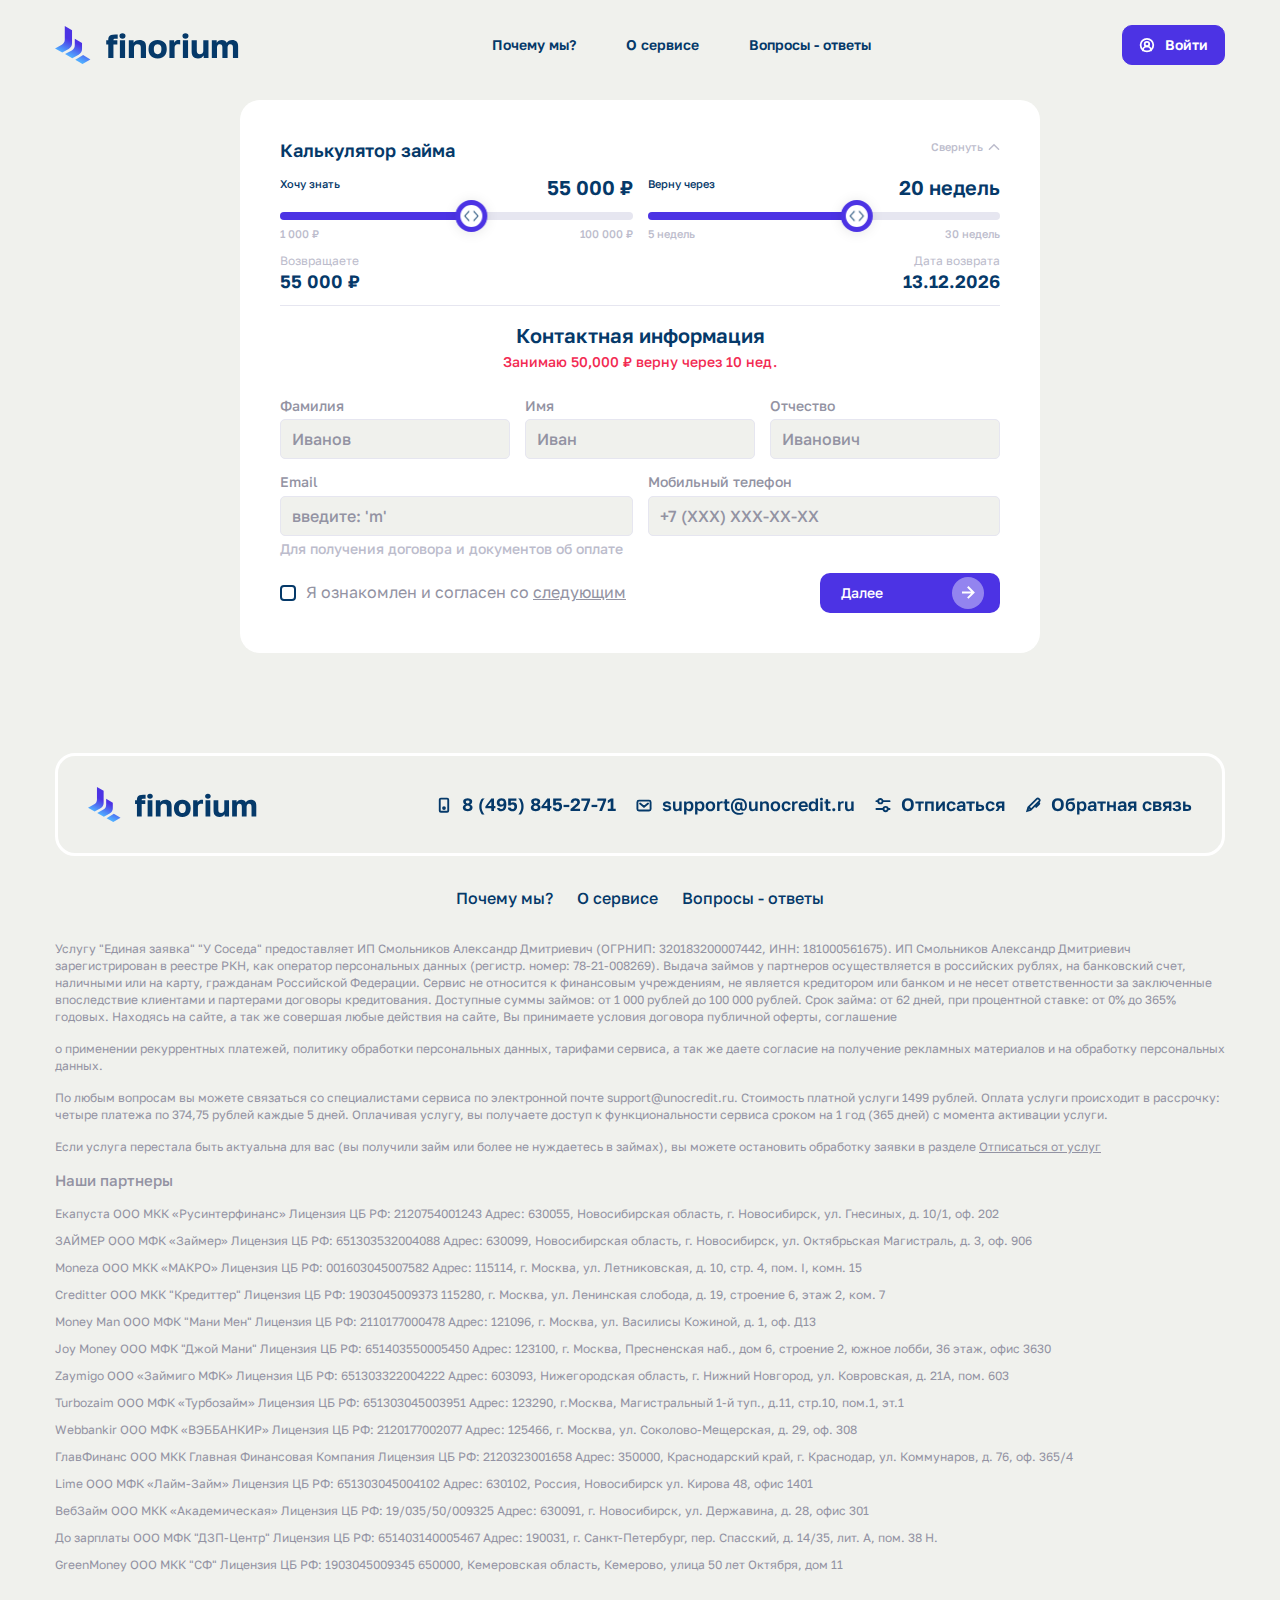
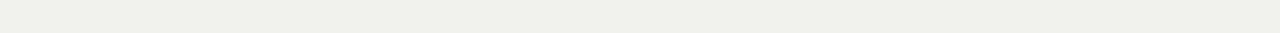
<file: contact-info.html>
<!doctype html>
<html lang="ru">
  <head>
    <meta charset="UTF-8">
    <meta http-equiv="x-ua-compatible" content="ie=edge">
    <meta
      name="viewport"
      content="width=device-width,initial-scale=1,shrink-to-fit=no"
    >
    <meta name="robots" content="index, follow">
    <meta name="google" content="notranslate">
    <meta name="format-detection" content="telephone=no">
    <meta name="description" content="">
    <title>Контактная информация</title>
    <link rel="stylesheet" href="./css/insides.min.css">
  </head>
  <body>
    <div class="wrapper">
      <header class="header" data-menu data-popup-offset-padding>
        <div class="container">
          <div class="header__wrapper">
            <a class="header__logo" href="./index.html">
              <img src="./images/header/logo.svg" alt="logo">
            </a>
            <div class="header__menu">
              <div class="header__actions">
                <div class="header__actions-wrapper">
                  <span class="header__action" data-anchor="features">
                    Почему мы?</span
                  >
                  <span class="header__action" data-anchor="service"
                    >О сервисе</span
                  >
                  <span class="header__action" data-anchor="questions"
                    >Вопросы - ответы</span
                  >
                </div>
              </div>
              <a class="header__menu-button button button_icon" href="#">
                <svg class="header__menu-icon">
                  <use
                    href="./images/sprite.svg#user"
                    xlink:href="./images/sprite.svg#user"
                  ></use>
                </svg>
                Войти
              </a>
            </div>
            <a class="header__user" href="#">
              <svg>
                <use
                  href="./images/sprite.svg#user"
                  xlink:href="./images/sprite.svg#user"
                ></use>
              </svg>
              <span>Войти</span>
            </a>
            <div class="header__menu-toggle" data-menu-toggle>
              <svg class="header__menu-icon-burger">
                <use
                  href="./images/sprite.svg#menu"
                  xlink:href="./images/sprite.svg#menu"
                ></use>
              </svg>
              <svg class="header__menu-icon-cross">
                <use
                  href="./images/sprite.svg#cross"
                  xlink:href="./images/sprite.svg#cross"
                ></use>
              </svg>
            </div>
          </div>
        </div>
      </header>
      <main class="content">
        <div class="contact-info">
          <div class="container">
            <div class="main-block">
              <div class="main-block__body">
                <form class="contact-info__form">
                  <div class="contact-info__calc calc">
                    <div class="calc__ac" data-calc-accordion data-ac>
                      <div class="calc__ac-item active" data-ac-item>
                        <div class="calc__ac-header">
                          <h2 class="calc__ac-title">Калькулятор займа</h2>
                          <div class="calc__ac-output">
                            <div class="calc__ac-output-info">
                              <span>Возвращаете</span>
                              <strong data-range-slider-sum>55 000 ₽</strong>
                            </div>
                            <div class="calc__ac-output-info">
                              <span>Дата возврата</span>
                              <strong data-range-slider-short-date
                                >17.04.2025</strong
                              >
                            </div>
                          </div>
                          <button
                            class="calc__ac-button active"
                            type="button"
                            data-calc-open-text="Свернуть"
                            data-ac-button
                          >
                            <span>Изменить</span>
                            <svg>
                              <use
                                href="./images/sprite.svg#drop"
                                xlink:href="./images/sprite.svg#drop"
                              ></use>
                            </svg>
                          </button>
                        </div>
                        <div class="calc__ac-body active" data-ac-body>
                          <div class="calc__group">
                            <div class="calc__group-row">
                              <span class="calc__sublabel">Хочу знать</span>
                              <strong
                                class="calc__current-value"
                                data-range-slider-sum
                                >55 000 ₽</strong
                              >
                            </div>
                            <div
                              class="calc__range calc__range_md"
                              data-range-slider="sum"
                            ></div>
                          </div>
                          <div class="calc__group">
                            <div class="calc__group-row">
                              <span class="calc__sublabel">Верну через</span>
                              <strong
                                class="calc__current-value"
                                data-range-slider-value-date
                                >20 недель</strong
                              >
                            </div>
                            <div
                              class="calc__range calc__range_md"
                              data-range-slider="day"
                            ></div>
                          </div>
                          <div class="calc__ac-output">
                            <div class="calc__ac-output-info">
                              <span>Возвращаете</span>
                              <strong data-range-slider-sum>55 000 ₽</strong>
                            </div>
                            <div class="calc__ac-output-info">
                              <span>Дата возврата</span>
                              <strong data-range-slider-short-date
                                >17.04.2025</strong
                              >
                            </div>
                          </div>
                        </div>
                      </div>
                    </div>
                  </div>
                  <div class="contact-info__title title">
                    <h2 class="title__main">Контактная информация</h2>
                    <span class="title__attention"
                      >Занимаю 50,000 ₽ верну через 10 нед.</span
                    >
                  </div>
                  <div class="contact-info__initials">
                    <div class="inputs input">
                      <div class="input__wrapper">
                        <span class="input__label">Фамилия</span>
                        <label class="input__group">
                          <input
                            class="input__target"
                            type="text"
                            placeholder="Иванов"
                          >
                          <div class="input__bg"></div>
                        </label>
                      </div>
                    </div>
                    <div class="inputs input">
                      <div class="input__wrapper">
                        <span class="input__label">Имя</span>
                        <label class="input__group">
                          <input
                            class="input__target"
                            type="text"
                            placeholder="Иван"
                          >
                          <div class="input__bg"></div>
                        </label>
                      </div>
                    </div>
                    <div class="inputs input">
                      <div class="input__wrapper">
                        <span class="input__label">Отчество</span>
                        <label class="input__group">
                          <input
                            class="input__target"
                            type="text"
                            placeholder="Иванович"
                          >
                          <div class="input__bg"></div>
                        </label>
                      </div>
                    </div>
                  </div>
                  <div class="contact-info__contacts">
                    <div class="inputs input">
                      <div class="input__wrapper">
                        <span class="input__label">Email</span>
                        <label class="input__group">
                          <input
                            class="input__target"
                            type="text"
                            placeholder="введите: 'm'"
                            data-autocomplete
                          >
                          <div class="input__bg"></div>
                        </label>
                      </div>
                      <p class="inputs__text">
                        Для получения договора и документов об оплате
                      </p>
                    </div>
                    <div class="inputs input">
                      <div class="input__wrapper">
                        <span class="input__label">Мобильный телефон</span>
                        <label class="input__group">
                          <input
                            class="input__target"
                            type="text"
                            placeholder="+7 (XXX) XXX-XX-XX"
                          >
                          <div class="input__bg"></div>
                        </label>
                      </div>
                    </div>
                  </div>
                  <div class="contact-info__footer">
                    <div class="checkbox">
                      <div class="checkbox__wrapper">
                        <label class="checkbox__label">
                          <input class="checkbox__input" type="checkbox">
                          <div class="checkbox__icon">
                            <svg>
                              <use
                                href="./images/sprite.svg#check"
                                xlink:href="./images/sprite.svg#check"
                              ></use>
                            </svg>
                          </div>
                          <p class="checkbox__text">
                            Я ознакомлен и согласен со
                            <span data-popup-id="id_popup">следующим</span>
                          </p>
                        </label>
                      </div>
                    </div>
                    <button
                      class="contact-info__submit button button_sm"
                      type="submit"
                    >
                      Далее
                      <span class="button__icon">
                        <svg>
                          <use
                            href="./images/sprite.svg#arrow"
                            xlink:href="./images/sprite.svg#arrow"
                          ></use>
                        </svg>
                      </span>
                    </button>
                  </div>
                </form>
              </div>
            </div>
          </div>
          <div id="id_popup" class="popup" data-popup>
            <div class="popup__wrapper" data-popup-wrapper>
              <div class="popup__body" data-popup-body>
                <div class="popup__close" data-popup-close>
                  <svg>
                    <use
                      href="./images/sprite.svg#cross"
                      xlink:href="./images/sprite.svg#cross"
                    ></use>
                  </svg>
                </div>
                <h2 class="popup__title">Соглашения</h2>
                <p class="popup__text">
                  Даю свое согласие на
                  <a href="#">обработку персональных данных</a> и на получение
                  рекламных материалов, принимаю условия публичной оферты,
                  соглашение о применении рекуррентных платежей и тарифы
                  сервиса. Осознаю, что оплата услуг не гарантирует получение
                  займа. Настоящим подтверждаю, что не являюсь получателем
                  единовременных и/или регулярных денежных выплат,
                  предусмотренных Указами Президента РФ.
                </p>
                <div class="popup__actions">
                  <a class="popup__action button button_sm" href="#"
                    >Далее
                    <span class="button__icon">
                      <svg>
                        <use
                          href="./images/sprite.svg#arrow"
                          xlink:href="./images/sprite.svg#arrow"
                        ></use>
                      </svg>
                    </span>
                  </a>
                </div>
              </div>
            </div>
          </div>
        </div>
      </main>
      <footer class="footer">
        <div class="container">
          <div class="footer__header">
            <a class="footer__logo" href="./index.html">
              <img src="./images/footer/logo.svg" alt="logo">
            </a>
            <div class="footer__contacts">
              <a class="footer__contact" href="#">
                <svg>
                  <use
                    href="./images/sprite.svg#phone"
                    xlink:href="./images/sprite.svg#phone"
                  ></use>
                </svg>
                8 (495) 845-27-71
              </a>
              <a class="footer__contact" href="#">
                <svg>
                  <use
                    href="./images/sprite.svg#mail"
                    xlink:href="./images/sprite.svg#mail"
                  ></use>
                </svg>
                support@unocredit.ru
              </a>
              <a class="footer__contact" href="#">
                <svg>
                  <use
                    href="./images/sprite.svg#settings"
                    xlink:href="./images/sprite.svg#settings"
                  ></use>
                </svg>
                Отписаться
              </a>
              <a class="footer__contact" href="#">
                <svg>
                  <use
                    href="./images/sprite.svg#edit"
                    xlink:href="./images/sprite.svg#edit"
                  ></use>
                </svg>
                Обратная связь
              </a>
            </div>
          </div>
          <div class="footer__actions">
            <span class="footer__action" data-anchor="features"
              >Почему мы?</span
            >
            <span class="footer__action" data-anchor="service">О сервисе</span>
            <span class="footer__action" data-anchor="questions"
              >Вопросы - ответы</span
            >
          </div>
          <p class="footer__text">
            Услугу "Единая заявка" "У Соседа" предоставляет ИП Смольников
            Александр Дмитриевич (ОГРНИП: 320183200007442, ИНН: 181000561675).
            ИП Смольников Александр Дмитриевич зарегистрирован в реестре РКН,
            как оператор персональных данных (регистр. номер: 78-21-008269).
            Выдача займов у партнеров осуществляется в российских рублях, на
            банковский счет, наличными или на карту, гражданам Российской
            Федерации. Сервис не относится к финансовым учреждениям, не является
            кредитором или банком и не несет ответственности за заключенные
            впоследствие клиентами и партерами договоры кредитования. Доступные
            суммы займов: от 1 000 рублей до 100 000 рублей. Срок займа: от 62
            дней, при процентной ставке: от 0% до 365% годовых. Находясь на
            сайте, а так же совершая любые действия на сайте, Вы принимаете
            условия договора публичной оферты, соглашение
          </p>
          <p class="footer__text">
            о применении рекуррентных платежей, политику обработки персональных
            данных, тарифами сервиса, а так же даете согласие на получение
            рекламных материалов и на обработку персональных данных.
          </p>
          <p class="footer__text">
            По любым вопросам вы можете связаться со специалистами сервиса по
            электронной почте support@unocredit.ru. Стоимость платной услуги
            1499 рублей. Оплата услуги происходит в рассрочку: четыре платежа по
            374,75 рублей каждые 5 дней. Оплачивая услугу, вы получаете доступ к
            функциональности сервиса сроком на 1 год (365 дней) с момента
            активации услуги.
          </p>
          <p class="footer__text">
            Если услуга перестала быть актуальна для вас (вы получили займ или
            более не нуждаетесь в займах), вы можете остановить обработку заявки
            в разделе
            <a href="#">Отписаться от услуг</a>
          </p>
          <span class="footer__label">Наши партнеры</span>
          <ul class="footer__partners">
            <li>
              Екапуста ООО МКК «Русинтерфинанс» Лицензия ЦБ РФ: 2120754001243
              Адрес: 630055, Новосибирская область, г. Новосибирск, ул.
              Гнесиных, д. 10/1, оф. 202
            </li>
            <li>
              ЗАЙМЕР ООО МФК «Займер» Лицензия ЦБ РФ: 651303532004088 Адрес:
              630099, Новосибирская область, г. Новосибирск, ул. Октябрьская
              Магистраль, д. 3, оф. 906
            </li>
            <li>
              Moneza ООО МКК «МАКРО» Лицензия ЦБ РФ: 001603045007582 Адрес:
              115114, г. Москва, ул. Летниковская, д. 10, стр. 4, пом. I, комн.
              15
            </li>
            <li>
              Creditter ООО МКК "Кредиттер" Лицензия ЦБ РФ: 1903045009373
              115280, г. Москва, ул. Ленинская слобода, д. 19, строение 6, этаж
              2, ком. 7
            </li>
            <li>
              Money Man ООО МФК "Мани Мен" Лицензия ЦБ РФ: 2110177000478 Адрес:
              121096, г. Москва, ул. Василисы Кожиной, д. 1, оф. Д13
            </li>
            <li>
              Joy Money ООО МФК "Джой Мани" Лицензия ЦБ РФ: 651403550005450
              Адрес: 123100, г. Москва, Пресненская наб., дом 6, строение 2,
              южное лобби, 36 этаж, офис 3630
            </li>
            <li>
              Zaymigo ООО «Займиго МФК» Лицензия ЦБ РФ: 651303322004222 Адрес:
              603093, Нижегородская область, г. Нижний Новгород, ул. Ковровская,
              д. 21А, пом. 603
            </li>
            <li>
              Turbozaim ООО МФК «Турбозайм» Лицензия ЦБ РФ: 651303045003951
              Адрес: 123290, г.Москва, Магистральный 1-й туп., д.11, стр.10,
              пом.1, эт.1
            </li>
            <li>
              Webbankir ООО МФК «ВЭББАНКИР» Лицензия ЦБ РФ: 2120177002077 Адрес:
              125466, г. Москва, ул. Соколово-Мещерская, д. 29, оф. 308
            </li>
            <li>
              ГлавФинанс ООО МКК Главная Финансовая Компания Лицензия ЦБ РФ:
              2120323001658 Адрес: 350000, Краснодарский край, г. Краснодар, ул.
              Коммунаров, д. 76, оф. 365/4
            </li>
            <li>
              Lime ООО МФК «Лайм-Займ» Лицензия ЦБ РФ: 651303045004102 Адрес:
              630102, Россия, Новосибирск ул. Кирова 48, офис 1401
            </li>
            <li>
              ВебЗайм ООО МКК «Академическая» Лицензия ЦБ РФ: 19/035/50/009325
              Адрес: 630091, г. Новосибирск, ул. Державина, д. 28, офис 301
            </li>
            <li>
              До зарплаты ООО МФК "ДЗП-Центр" Лицензия ЦБ РФ: 651403140005467
              Адрес: 190031, г. Санкт-Петербург, пер. Спасский, д. 14/35, лит.
              А, пом. 38 Н.
            </li>
            <li>
              GreenMoney ООО МКК "СФ" Лицензия ЦБ РФ: 1903045009345 650000,
              Кемеровская область, Кемерово, улица 50 лет Октября, дом 11
            </li>
          </ul>
        </div>
      </footer>
    </div>
    <script src="./js/insides.js"></script>
  </body>
</html>
</file>
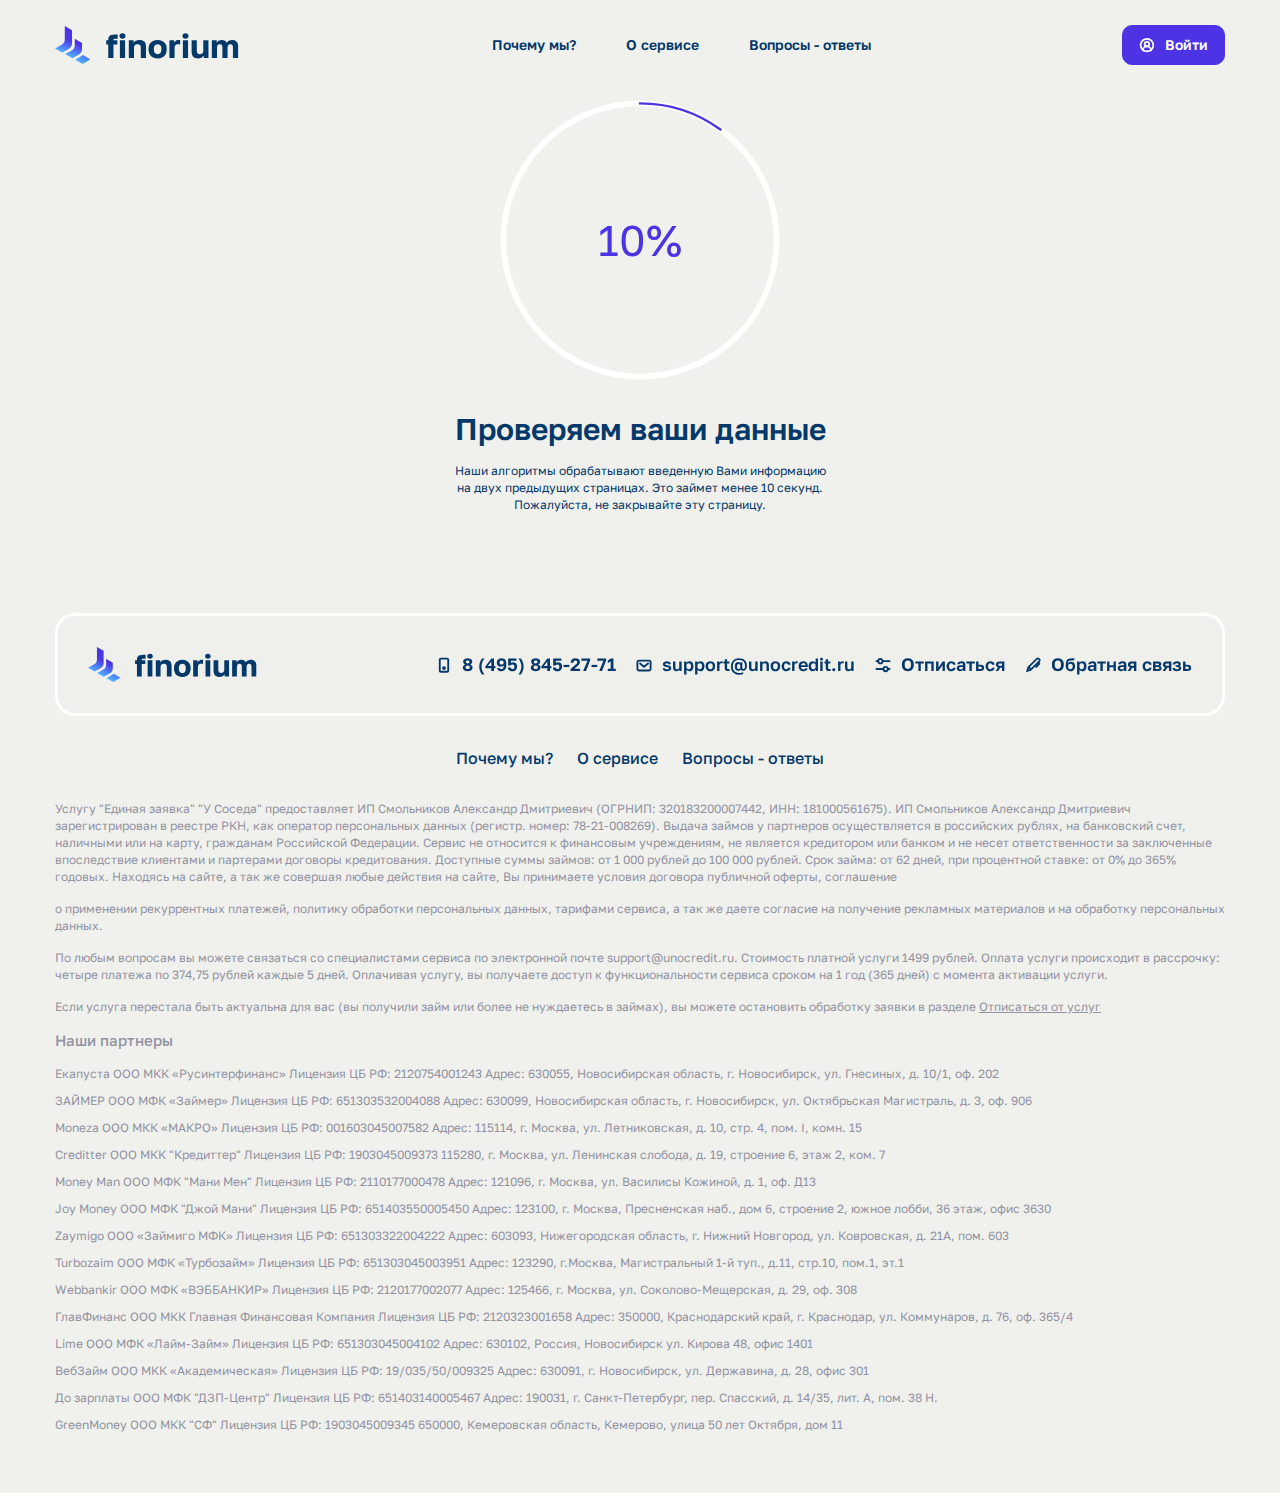
<file: data-check.html>
<!doctype html>
<html lang="ru">
  <head>
    <meta charset="UTF-8">
    <meta http-equiv="x-ua-compatible" content="ie=edge">
    <meta
      name="viewport"
      content="width=device-width,initial-scale=1,shrink-to-fit=no"
    >
    <meta name="robots" content="index, follow">
    <meta name="google" content="notranslate">
    <meta name="format-detection" content="telephone=no">
    <meta name="description" content="">
    <title>Проверка данных</title>
    <link rel="stylesheet" href="./css/insides.min.css">
  </head>
  <body>
    <div class="wrapper">
      <header class="header" data-menu data-popup-offset-padding>
        <div class="container">
          <div class="header__wrapper">
            <a class="header__logo" href="./index.html">
              <img src="./images/header/logo.svg" alt="logo">
            </a>
            <div class="header__menu">
              <div class="header__actions">
                <div class="header__actions-wrapper">
                  <span class="header__action" data-anchor="features">
                    Почему мы?</span
                  >
                  <span class="header__action" data-anchor="service"
                    >О сервисе</span
                  >
                  <span class="header__action" data-anchor="questions"
                    >Вопросы - ответы</span
                  >
                </div>
              </div>
              <a class="header__menu-button button button_icon" href="#">
                <svg class="header__menu-icon">
                  <use
                    href="./images/sprite.svg#user"
                    xlink:href="./images/sprite.svg#user"
                  ></use>
                </svg>
                Войти
              </a>
            </div>
            <a class="header__user" href="#">
              <svg>
                <use
                  href="./images/sprite.svg#user"
                  xlink:href="./images/sprite.svg#user"
                ></use>
              </svg>
              <span>Войти</span>
            </a>
            <div class="header__menu-toggle" data-menu-toggle>
              <svg class="header__menu-icon-burger">
                <use
                  href="./images/sprite.svg#menu"
                  xlink:href="./images/sprite.svg#menu"
                ></use>
              </svg>
              <svg class="header__menu-icon-cross">
                <use
                  href="./images/sprite.svg#cross"
                  xlink:href="./images/sprite.svg#cross"
                ></use>
              </svg>
            </div>
          </div>
        </div>
      </header>
      <main class="content">
        <div class="data-check">
          <div class="container">
            <div class="data-check__wrapper">
              <div class="data-check__status">
                <div class="data-chekc__bar">
                  <svg
                    xmlns="http://www.w3.org/2000/svg"
                    viewBox="0 0 157 157"
                    fill="none"
                  >
                    <circle
                      cx="78.5"
                      cy="78.5"
                      r="71.5"
                      stroke="white"
                      stroke-width="3"
                    />
                    <circle
                      class="data-check__circle"
                      cx="78.5"
                      cy="78.5"
                      r="71.5"
                      stroke-linecap="round"
                      stroke="#4c33e4"
                      stroke-width="0"
                      stroke-dasharray="0, 449"
                    />
                  </svg>
                </div>
                <span class="data-check__percent">0%</span>
                <div class="data-check__checked">
                  <svg>
                    <use
                      href="./images/sprite.svg#check"
                      xlink:href="./images/sprite.svg#check"
                    ></use>
                  </svg>
                </div>
              </div>
              <h2 class="data-check__title">Проверяем ваши данные</h2>
              <span class="data-check__subtitle"
                >Наши алгоритмы обрабатывают введенную Вами информацию на двух
                предыдущих страницах. Это займет менее 10 секунд. Пожалуйста, не
                закрывайте эту страницу.</span
              >
            </div>
          </div>
        </div>
      </main>
      <footer class="footer">
        <div class="container">
          <div class="footer__header">
            <a class="footer__logo" href="./index.html">
              <img src="./images/footer/logo.svg" alt="logo">
            </a>
            <div class="footer__contacts">
              <a class="footer__contact" href="#">
                <svg>
                  <use
                    href="./images/sprite.svg#phone"
                    xlink:href="./images/sprite.svg#phone"
                  ></use>
                </svg>
                8 (495) 845-27-71
              </a>
              <a class="footer__contact" href="#">
                <svg>
                  <use
                    href="./images/sprite.svg#mail"
                    xlink:href="./images/sprite.svg#mail"
                  ></use>
                </svg>
                support@unocredit.ru
              </a>
              <a class="footer__contact" href="#">
                <svg>
                  <use
                    href="./images/sprite.svg#settings"
                    xlink:href="./images/sprite.svg#settings"
                  ></use>
                </svg>
                Отписаться
              </a>
              <a class="footer__contact" href="#">
                <svg>
                  <use
                    href="./images/sprite.svg#edit"
                    xlink:href="./images/sprite.svg#edit"
                  ></use>
                </svg>
                Обратная связь
              </a>
            </div>
          </div>
          <div class="footer__actions">
            <span class="footer__action" data-anchor="features"
              >Почему мы?</span
            >
            <span class="footer__action" data-anchor="service">О сервисе</span>
            <span class="footer__action" data-anchor="questions"
              >Вопросы - ответы</span
            >
          </div>
          <p class="footer__text">
            Услугу "Единая заявка" "У Соседа" предоставляет ИП Смольников
            Александр Дмитриевич (ОГРНИП: 320183200007442, ИНН: 181000561675).
            ИП Смольников Александр Дмитриевич зарегистрирован в реестре РКН,
            как оператор персональных данных (регистр. номер: 78-21-008269).
            Выдача займов у партнеров осуществляется в российских рублях, на
            банковский счет, наличными или на карту, гражданам Российской
            Федерации. Сервис не относится к финансовым учреждениям, не является
            кредитором или банком и не несет ответственности за заключенные
            впоследствие клиентами и партерами договоры кредитования. Доступные
            суммы займов: от 1 000 рублей до 100 000 рублей. Срок займа: от 62
            дней, при процентной ставке: от 0% до 365% годовых. Находясь на
            сайте, а так же совершая любые действия на сайте, Вы принимаете
            условия договора публичной оферты, соглашение
          </p>
          <p class="footer__text">
            о применении рекуррентных платежей, политику обработки персональных
            данных, тарифами сервиса, а так же даете согласие на получение
            рекламных материалов и на обработку персональных данных.
          </p>
          <p class="footer__text">
            По любым вопросам вы можете связаться со специалистами сервиса по
            электронной почте support@unocredit.ru. Стоимость платной услуги
            1499 рублей. Оплата услуги происходит в рассрочку: четыре платежа по
            374,75 рублей каждые 5 дней. Оплачивая услугу, вы получаете доступ к
            функциональности сервиса сроком на 1 год (365 дней) с момента
            активации услуги.
          </p>
          <p class="footer__text">
            Если услуга перестала быть актуальна для вас (вы получили займ или
            более не нуждаетесь в займах), вы можете остановить обработку заявки
            в разделе
            <a href="#">Отписаться от услуг</a>
          </p>
          <span class="footer__label">Наши партнеры</span>
          <ul class="footer__partners">
            <li>
              Екапуста ООО МКК «Русинтерфинанс» Лицензия ЦБ РФ: 2120754001243
              Адрес: 630055, Новосибирская область, г. Новосибирск, ул.
              Гнесиных, д. 10/1, оф. 202
            </li>
            <li>
              ЗАЙМЕР ООО МФК «Займер» Лицензия ЦБ РФ: 651303532004088 Адрес:
              630099, Новосибирская область, г. Новосибирск, ул. Октябрьская
              Магистраль, д. 3, оф. 906
            </li>
            <li>
              Moneza ООО МКК «МАКРО» Лицензия ЦБ РФ: 001603045007582 Адрес:
              115114, г. Москва, ул. Летниковская, д. 10, стр. 4, пом. I, комн.
              15
            </li>
            <li>
              Creditter ООО МКК "Кредиттер" Лицензия ЦБ РФ: 1903045009373
              115280, г. Москва, ул. Ленинская слобода, д. 19, строение 6, этаж
              2, ком. 7
            </li>
            <li>
              Money Man ООО МФК "Мани Мен" Лицензия ЦБ РФ: 2110177000478 Адрес:
              121096, г. Москва, ул. Василисы Кожиной, д. 1, оф. Д13
            </li>
            <li>
              Joy Money ООО МФК "Джой Мани" Лицензия ЦБ РФ: 651403550005450
              Адрес: 123100, г. Москва, Пресненская наб., дом 6, строение 2,
              южное лобби, 36 этаж, офис 3630
            </li>
            <li>
              Zaymigo ООО «Займиго МФК» Лицензия ЦБ РФ: 651303322004222 Адрес:
              603093, Нижегородская область, г. Нижний Новгород, ул. Ковровская,
              д. 21А, пом. 603
            </li>
            <li>
              Turbozaim ООО МФК «Турбозайм» Лицензия ЦБ РФ: 651303045003951
              Адрес: 123290, г.Москва, Магистральный 1-й туп., д.11, стр.10,
              пом.1, эт.1
            </li>
            <li>
              Webbankir ООО МФК «ВЭББАНКИР» Лицензия ЦБ РФ: 2120177002077 Адрес:
              125466, г. Москва, ул. Соколово-Мещерская, д. 29, оф. 308
            </li>
            <li>
              ГлавФинанс ООО МКК Главная Финансовая Компания Лицензия ЦБ РФ:
              2120323001658 Адрес: 350000, Краснодарский край, г. Краснодар, ул.
              Коммунаров, д. 76, оф. 365/4
            </li>
            <li>
              Lime ООО МФК «Лайм-Займ» Лицензия ЦБ РФ: 651303045004102 Адрес:
              630102, Россия, Новосибирск ул. Кирова 48, офис 1401
            </li>
            <li>
              ВебЗайм ООО МКК «Академическая» Лицензия ЦБ РФ: 19/035/50/009325
              Адрес: 630091, г. Новосибирск, ул. Державина, д. 28, офис 301
            </li>
            <li>
              До зарплаты ООО МФК "ДЗП-Центр" Лицензия ЦБ РФ: 651403140005467
              Адрес: 190031, г. Санкт-Петербург, пер. Спасский, д. 14/35, лит.
              А, пом. 38 Н.
            </li>
            <li>
              GreenMoney ООО МКК "СФ" Лицензия ЦБ РФ: 1903045009345 650000,
              Кемеровская область, Кемерово, улица 50 лет Октября, дом 11
            </li>
          </ul>
        </div>
      </footer>
    </div>
    <script src="./js/insides.js"></script>
  </body>
</html>
</file>
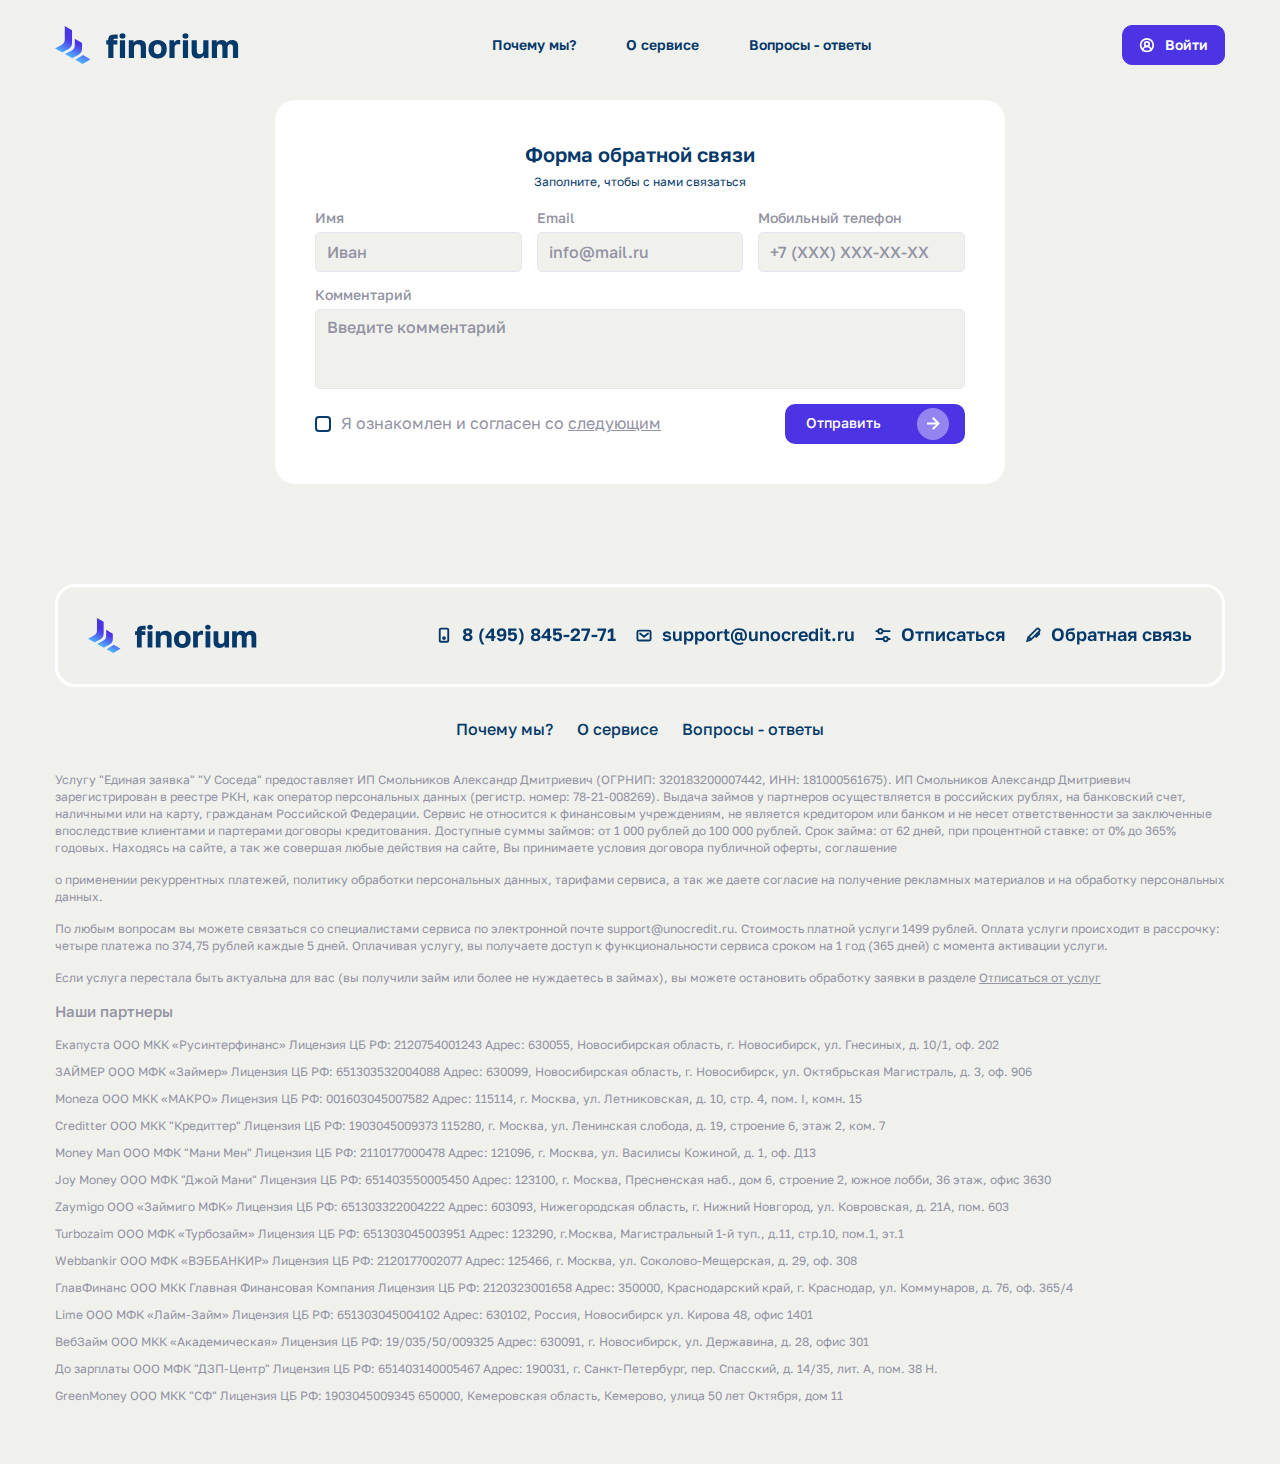
<file: feedback.html>
<!doctype html>
<html lang="ru">
  <head>
    <meta charset="UTF-8">
    <meta http-equiv="x-ua-compatible" content="ie=edge">
    <meta
      name="viewport"
      content="width=device-width,initial-scale=1,shrink-to-fit=no"
    >
    <meta name="robots" content="index, follow">
    <meta name="google" content="notranslate">
    <meta name="format-detection" content="telephone=no">
    <meta name="description" content="">
    <title>Форма обратной связи</title>
    <link rel="stylesheet" href="./css/insides.min.css">
  </head>
  <body>
    <div class="wrapper">
      <header class="header" data-menu data-popup-offset-padding>
        <div class="container">
          <div class="header__wrapper">
            <a class="header__logo" href="./index.html">
              <img src="./images/header/logo.svg" alt="logo">
            </a>
            <div class="header__menu">
              <div class="header__actions">
                <div class="header__actions-wrapper">
                  <span class="header__action" data-anchor="features">
                    Почему мы?</span
                  >
                  <span class="header__action" data-anchor="service"
                    >О сервисе</span
                  >
                  <span class="header__action" data-anchor="questions"
                    >Вопросы - ответы</span
                  >
                </div>
              </div>
              <a class="header__menu-button button button_icon" href="#">
                <svg class="header__menu-icon">
                  <use
                    href="./images/sprite.svg#user"
                    xlink:href="./images/sprite.svg#user"
                  ></use>
                </svg>
                Войти
              </a>
            </div>
            <a class="header__user" href="#">
              <svg>
                <use
                  href="./images/sprite.svg#user"
                  xlink:href="./images/sprite.svg#user"
                ></use>
              </svg>
              <span>Войти</span>
            </a>
            <div class="header__menu-toggle" data-menu-toggle>
              <svg class="header__menu-icon-burger">
                <use
                  href="./images/sprite.svg#menu"
                  xlink:href="./images/sprite.svg#menu"
                ></use>
              </svg>
              <svg class="header__menu-icon-cross">
                <use
                  href="./images/sprite.svg#cross"
                  xlink:href="./images/sprite.svg#cross"
                ></use>
              </svg>
            </div>
          </div>
        </div>
      </header>
      <main class="content">
        <div class="feedback">
          <div class="container">
            <div class="main-block">
              <div class="main-block__body">
                <div class="feedback__title title">
                  <h2 class="title__main">Форма обратной связи</h2>
                  <p class="title__sub">Заполните, чтобы с нами связаться</p>
                </div>
                <form class="feedback__form">
                  <div class="feedback__group">
                    <div class="inputs input">
                      <div class="input__wrapper">
                        <span class="input__label">Имя</span>
                        <label class="input__group">
                          <input
                            class="input__target"
                            type="text"
                            placeholder="Иван"
                          >
                          <div class="input__bg"></div>
                        </label>
                      </div>
                    </div>
                    <div class="inputs input">
                      <div class="input__wrapper">
                        <span class="input__label">Email</span>
                        <label class="input__group">
                          <input
                            class="input__target"
                            type="text"
                            placeholder="info@mail.ru"
                          >
                          <div class="input__bg"></div>
                        </label>
                      </div>
                    </div>
                    <div class="inputs input">
                      <div class="input__wrapper">
                        <span class="input__label">Мобильный телефон</span>
                        <label class="input__group">
                          <input
                            class="input__target"
                            type="text"
                            placeholder="+7 (XXX) XXX-XX-XX"
                          >
                          <div class="input__bg"></div>
                        </label>
                      </div>
                    </div>
                  </div>
                  <div class="inputs input">
                    <div class="input__wrapper">
                      <span class="input__label">Комментарий</span>
                      <label class="input__group">
                        <textarea
                          class="input__target"
                          placeholder="Введите комментарий"
                        ></textarea>
                        <div class="input__bg"></div>
                      </label>
                    </div>
                  </div>
                  <div class="feedback__footer">
                    <div class="checkbox">
                      <div class="checkbox__wrapper">
                        <label class="checkbox__label">
                          <input class="checkbox__input" type="checkbox">
                          <div class="checkbox__icon">
                            <svg>
                              <use
                                href="./images/sprite.svg#check"
                                xlink:href="./images/sprite.svg#check"
                              ></use>
                            </svg>
                          </div>
                          <p class="checkbox__text">
                            Я ознакомлен и согласен со
                            <span data-popup-id="id_popup">следующим</span>
                          </p>
                        </label>
                      </div>
                    </div>
                    <button
                      class="feedback__submit button button_sm"
                      type="submit"
                    >
                      Отправить
                      <span class="button__icon">
                        <svg>
                          <use
                            href="./images/sprite.svg#arrow"
                            xlink:href="./images/sprite.svg#arrow"
                          ></use>
                        </svg>
                      </span>
                    </button>
                  </div>
                </form>
              </div>
            </div>
          </div>
          <div id="id_popup" class="popup" data-popup>
            <div class="popup__wrapper" data-popup-wrapper>
              <div class="popup__body" data-popup-body>
                <div class="popup__close" data-popup-close>
                  <svg>
                    <use
                      href="./images/sprite.svg#cross"
                      xlink:href="./images/sprite.svg#cross"
                    ></use>
                  </svg>
                </div>
                <h2 class="popup__title">Соглашения</h2>
                <p class="popup__text">
                  Даю свое согласие на
                  <a href="#">обработку персональных данных</a> и на получение
                  рекламных материалов, принимаю условия публичной оферты,
                  соглашение о применении рекуррентных платежей и тарифы
                  сервиса. Осознаю, что оплата услуг не гарантирует получение
                  займа. Настоящим подтверждаю, что не являюсь получателем
                  единовременных и/или регулярных денежных выплат,
                  предусмотренных Указами Президента РФ.
                </p>
                <div class="popup__actions">
                  <a class="popup__action button button_sm" href="#"
                    >Далее
                    <span class="button__icon">
                      <svg>
                        <use
                          href="./images/sprite.svg#arrow"
                          xlink:href="./images/sprite.svg#arrow"
                        ></use>
                      </svg>
                    </span>
                  </a>
                </div>
              </div>
            </div>
          </div>
        </div>
      </main>
      <footer class="footer">
        <div class="container">
          <div class="footer__header">
            <a class="footer__logo" href="./index.html">
              <img src="./images/footer/logo.svg" alt="logo">
            </a>
            <div class="footer__contacts">
              <a class="footer__contact" href="#">
                <svg>
                  <use
                    href="./images/sprite.svg#phone"
                    xlink:href="./images/sprite.svg#phone"
                  ></use>
                </svg>
                8 (495) 845-27-71
              </a>
              <a class="footer__contact" href="#">
                <svg>
                  <use
                    href="./images/sprite.svg#mail"
                    xlink:href="./images/sprite.svg#mail"
                  ></use>
                </svg>
                support@unocredit.ru
              </a>
              <a class="footer__contact" href="#">
                <svg>
                  <use
                    href="./images/sprite.svg#settings"
                    xlink:href="./images/sprite.svg#settings"
                  ></use>
                </svg>
                Отписаться
              </a>
              <a class="footer__contact" href="#">
                <svg>
                  <use
                    href="./images/sprite.svg#edit"
                    xlink:href="./images/sprite.svg#edit"
                  ></use>
                </svg>
                Обратная связь
              </a>
            </div>
          </div>
          <div class="footer__actions">
            <span class="footer__action" data-anchor="features"
              >Почему мы?</span
            >
            <span class="footer__action" data-anchor="service">О сервисе</span>
            <span class="footer__action" data-anchor="questions"
              >Вопросы - ответы</span
            >
          </div>
          <p class="footer__text">
            Услугу "Единая заявка" "У Соседа" предоставляет ИП Смольников
            Александр Дмитриевич (ОГРНИП: 320183200007442, ИНН: 181000561675).
            ИП Смольников Александр Дмитриевич зарегистрирован в реестре РКН,
            как оператор персональных данных (регистр. номер: 78-21-008269).
            Выдача займов у партнеров осуществляется в российских рублях, на
            банковский счет, наличными или на карту, гражданам Российской
            Федерации. Сервис не относится к финансовым учреждениям, не является
            кредитором или банком и не несет ответственности за заключенные
            впоследствие клиентами и партерами договоры кредитования. Доступные
            суммы займов: от 1 000 рублей до 100 000 рублей. Срок займа: от 62
            дней, при процентной ставке: от 0% до 365% годовых. Находясь на
            сайте, а так же совершая любые действия на сайте, Вы принимаете
            условия договора публичной оферты, соглашение
          </p>
          <p class="footer__text">
            о применении рекуррентных платежей, политику обработки персональных
            данных, тарифами сервиса, а так же даете согласие на получение
            рекламных материалов и на обработку персональных данных.
          </p>
          <p class="footer__text">
            По любым вопросам вы можете связаться со специалистами сервиса по
            электронной почте support@unocredit.ru. Стоимость платной услуги
            1499 рублей. Оплата услуги происходит в рассрочку: четыре платежа по
            374,75 рублей каждые 5 дней. Оплачивая услугу, вы получаете доступ к
            функциональности сервиса сроком на 1 год (365 дней) с момента
            активации услуги.
          </p>
          <p class="footer__text">
            Если услуга перестала быть актуальна для вас (вы получили займ или
            более не нуждаетесь в займах), вы можете остановить обработку заявки
            в разделе
            <a href="#">Отписаться от услуг</a>
          </p>
          <span class="footer__label">Наши партнеры</span>
          <ul class="footer__partners">
            <li>
              Екапуста ООО МКК «Русинтерфинанс» Лицензия ЦБ РФ: 2120754001243
              Адрес: 630055, Новосибирская область, г. Новосибирск, ул.
              Гнесиных, д. 10/1, оф. 202
            </li>
            <li>
              ЗАЙМЕР ООО МФК «Займер» Лицензия ЦБ РФ: 651303532004088 Адрес:
              630099, Новосибирская область, г. Новосибирск, ул. Октябрьская
              Магистраль, д. 3, оф. 906
            </li>
            <li>
              Moneza ООО МКК «МАКРО» Лицензия ЦБ РФ: 001603045007582 Адрес:
              115114, г. Москва, ул. Летниковская, д. 10, стр. 4, пом. I, комн.
              15
            </li>
            <li>
              Creditter ООО МКК "Кредиттер" Лицензия ЦБ РФ: 1903045009373
              115280, г. Москва, ул. Ленинская слобода, д. 19, строение 6, этаж
              2, ком. 7
            </li>
            <li>
              Money Man ООО МФК "Мани Мен" Лицензия ЦБ РФ: 2110177000478 Адрес:
              121096, г. Москва, ул. Василисы Кожиной, д. 1, оф. Д13
            </li>
            <li>
              Joy Money ООО МФК "Джой Мани" Лицензия ЦБ РФ: 651403550005450
              Адрес: 123100, г. Москва, Пресненская наб., дом 6, строение 2,
              южное лобби, 36 этаж, офис 3630
            </li>
            <li>
              Zaymigo ООО «Займиго МФК» Лицензия ЦБ РФ: 651303322004222 Адрес:
              603093, Нижегородская область, г. Нижний Новгород, ул. Ковровская,
              д. 21А, пом. 603
            </li>
            <li>
              Turbozaim ООО МФК «Турбозайм» Лицензия ЦБ РФ: 651303045003951
              Адрес: 123290, г.Москва, Магистральный 1-й туп., д.11, стр.10,
              пом.1, эт.1
            </li>
            <li>
              Webbankir ООО МФК «ВЭББАНКИР» Лицензия ЦБ РФ: 2120177002077 Адрес:
              125466, г. Москва, ул. Соколово-Мещерская, д. 29, оф. 308
            </li>
            <li>
              ГлавФинанс ООО МКК Главная Финансовая Компания Лицензия ЦБ РФ:
              2120323001658 Адрес: 350000, Краснодарский край, г. Краснодар, ул.
              Коммунаров, д. 76, оф. 365/4
            </li>
            <li>
              Lime ООО МФК «Лайм-Займ» Лицензия ЦБ РФ: 651303045004102 Адрес:
              630102, Россия, Новосибирск ул. Кирова 48, офис 1401
            </li>
            <li>
              ВебЗайм ООО МКК «Академическая» Лицензия ЦБ РФ: 19/035/50/009325
              Адрес: 630091, г. Новосибирск, ул. Державина, д. 28, офис 301
            </li>
            <li>
              До зарплаты ООО МФК "ДЗП-Центр" Лицензия ЦБ РФ: 651403140005467
              Адрес: 190031, г. Санкт-Петербург, пер. Спасский, д. 14/35, лит.
              А, пом. 38 Н.
            </li>
            <li>
              GreenMoney ООО МКК "СФ" Лицензия ЦБ РФ: 1903045009345 650000,
              Кемеровская область, Кемерово, улица 50 лет Октября, дом 11
            </li>
          </ul>
        </div>
      </footer>
    </div>
    <script src="./js/insides.js"></script>
  </body>
</html>
</file>
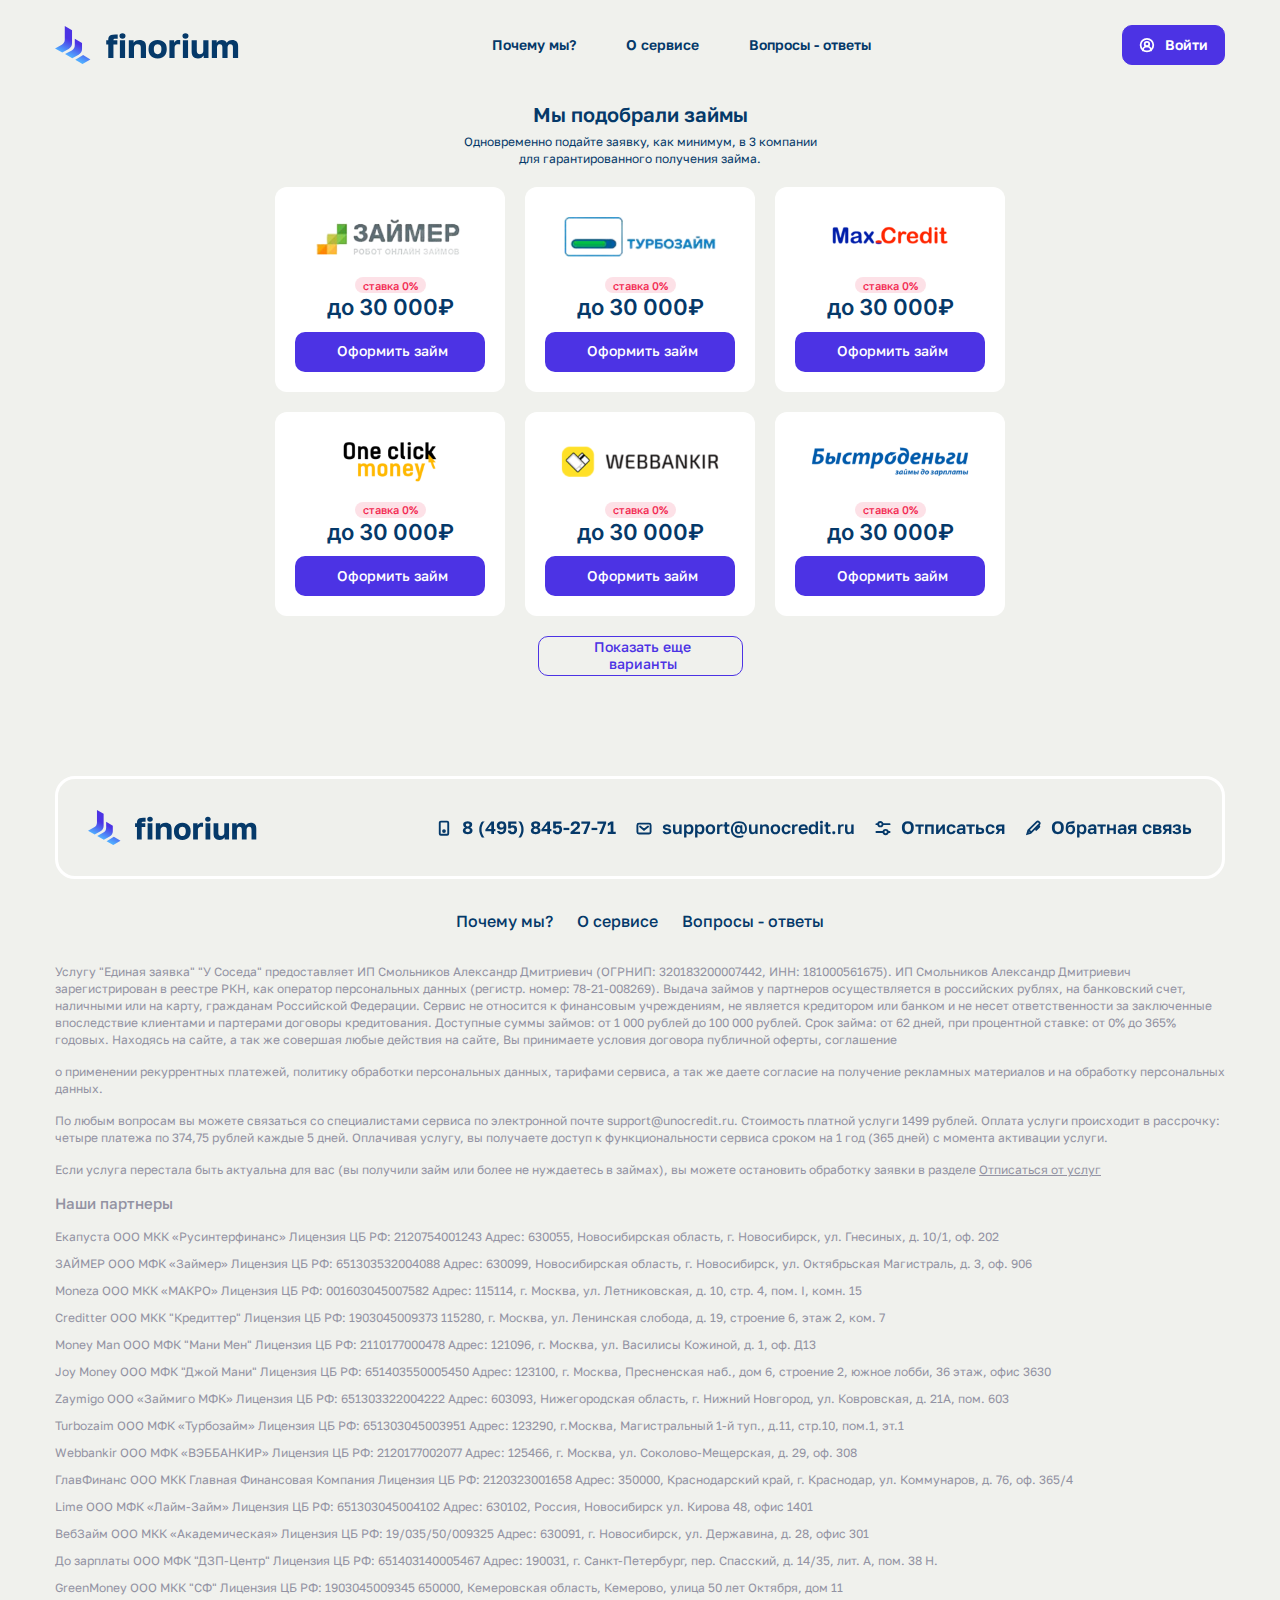
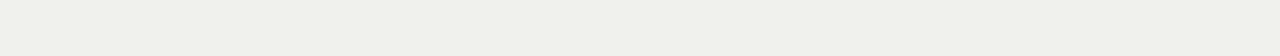
<file: get-offers.html>
<!doctype html>
<html lang="ru">
  <head>
    <meta charset="UTF-8">
    <meta http-equiv="x-ua-compatible" content="ie=edge">
    <meta
      name="viewport"
      content="width=device-width,initial-scale=1,shrink-to-fit=no"
    >
    <meta name="robots" content="index, follow">
    <meta name="google" content="notranslate">
    <meta name="format-detection" content="telephone=no">
    <meta name="description" content="">
    <title>Займы</title>
    <link rel="stylesheet" href="./css/insides.min.css">
  </head>
  <body>
    <div class="wrapper">
      <header class="header" data-menu data-popup-offset-padding>
        <div class="container">
          <div class="header__wrapper">
            <a class="header__logo" href="./index.html">
              <img src="./images/header/logo.svg" alt="logo">
            </a>
            <div class="header__menu">
              <div class="header__actions">
                <div class="header__actions-wrapper">
                  <span class="header__action" data-anchor="features">
                    Почему мы?</span
                  >
                  <span class="header__action" data-anchor="service"
                    >О сервисе</span
                  >
                  <span class="header__action" data-anchor="questions"
                    >Вопросы - ответы</span
                  >
                </div>
              </div>
              <a class="header__menu-button button button_icon" href="#">
                <svg class="header__menu-icon">
                  <use
                    href="./images/sprite.svg#user"
                    xlink:href="./images/sprite.svg#user"
                  ></use>
                </svg>
                Войти
              </a>
            </div>
            <a class="header__user" href="#">
              <svg>
                <use
                  href="./images/sprite.svg#user"
                  xlink:href="./images/sprite.svg#user"
                ></use>
              </svg>
              <span>Войти</span>
            </a>
            <div class="header__menu-toggle" data-menu-toggle>
              <svg class="header__menu-icon-burger">
                <use
                  href="./images/sprite.svg#menu"
                  xlink:href="./images/sprite.svg#menu"
                ></use>
              </svg>
              <svg class="header__menu-icon-cross">
                <use
                  href="./images/sprite.svg#cross"
                  xlink:href="./images/sprite.svg#cross"
                ></use>
              </svg>
            </div>
          </div>
        </div>
      </header>
      <main class="content">
        <div class="get-offers">
          <div class="container">
            <div class="get-offers__wrapper">
              <div class="get-offers__title title">
                <h2 class="title__main">Мы подобрали займы</h2>
                <p class="title__sub">
                  Одновременно подайте заявку, как минимум, в 3 компании для
                  гарантированного получения займа.
                </p>
              </div>
              <div class="get-offers__items">
                <div class="offer">
                  <div class="offer__wrapper">
                    <div class="offer__logo">
                      <img src="./images/offer/logo_01.png" alt="logo">
                    </div>
                    <div class="offer__body">
                      <div class="offer__info">
                        <span class="offer__discount">ставка 0%</span>
                        <strong class="offer__sum">до 30 000₽</strong>
                      </div>
                      <a class="offer__button button button_secondary" href="#"
                        >Оформить займ</a
                      >
                    </div>
                  </div>
                </div>
                <div class="offer">
                  <div class="offer__wrapper">
                    <div class="offer__logo">
                      <img src="./images/offer/logo_02.png" alt="logo">
                    </div>
                    <div class="offer__body">
                      <div class="offer__info">
                        <span class="offer__discount">ставка 0%</span>
                        <strong class="offer__sum">до 30 000₽</strong>
                      </div>
                      <a class="offer__button button button_secondary" href="#"
                        >Оформить займ</a
                      >
                    </div>
                  </div>
                </div>
                <div class="offer">
                  <div class="offer__wrapper">
                    <div class="offer__logo">
                      <img src="./images/offer/logo_03.png" alt="logo">
                    </div>
                    <div class="offer__body">
                      <div class="offer__info">
                        <span class="offer__discount">ставка 0%</span>
                        <strong class="offer__sum">до 30 000₽</strong>
                      </div>
                      <a class="offer__button button button_secondary" href="#"
                        >Оформить займ</a
                      >
                    </div>
                  </div>
                </div>
                <div class="offer">
                  <div class="offer__wrapper">
                    <div class="offer__logo">
                      <img src="./images/offer/logo_04.png" alt="logo">
                    </div>
                    <div class="offer__body">
                      <div class="offer__info">
                        <span class="offer__discount">ставка 0%</span>
                        <strong class="offer__sum">до 30 000₽</strong>
                      </div>
                      <a class="offer__button button button_secondary" href="#"
                        >Оформить займ</a
                      >
                    </div>
                  </div>
                </div>
                <div class="offer">
                  <div class="offer__wrapper">
                    <div class="offer__logo">
                      <img src="./images/offer/logo_05.png" alt="logo">
                    </div>
                    <div class="offer__body">
                      <div class="offer__info">
                        <span class="offer__discount">ставка 0%</span>
                        <strong class="offer__sum">до 30 000₽</strong>
                      </div>
                      <a class="offer__button button button_secondary" href="#"
                        >Оформить займ</a
                      >
                    </div>
                  </div>
                </div>
                <div class="offer">
                  <div class="offer__wrapper">
                    <div class="offer__logo">
                      <img src="./images/offer/logo_06.png" alt="logo">
                    </div>
                    <div class="offer__body">
                      <div class="offer__info">
                        <span class="offer__discount">ставка 0%</span>
                        <strong class="offer__sum">до 30 000₽</strong>
                      </div>
                      <a class="offer__button button button_secondary" href="#"
                        >Оформить займ</a
                      >
                    </div>
                  </div>
                </div>
              </div>
              <button
                class="get-offers__more button button_transparent button_sm"
                type="button"
              >
                Показать еще варианты
              </button>
            </div>
          </div>
        </div>
      </main>
      <footer class="footer">
        <div class="container">
          <div class="footer__header">
            <a class="footer__logo" href="./index.html">
              <img src="./images/footer/logo.svg" alt="logo">
            </a>
            <div class="footer__contacts">
              <a class="footer__contact" href="#">
                <svg>
                  <use
                    href="./images/sprite.svg#phone"
                    xlink:href="./images/sprite.svg#phone"
                  ></use>
                </svg>
                8 (495) 845-27-71
              </a>
              <a class="footer__contact" href="#">
                <svg>
                  <use
                    href="./images/sprite.svg#mail"
                    xlink:href="./images/sprite.svg#mail"
                  ></use>
                </svg>
                support@unocredit.ru
              </a>
              <a class="footer__contact" href="#">
                <svg>
                  <use
                    href="./images/sprite.svg#settings"
                    xlink:href="./images/sprite.svg#settings"
                  ></use>
                </svg>
                Отписаться
              </a>
              <a class="footer__contact" href="#">
                <svg>
                  <use
                    href="./images/sprite.svg#edit"
                    xlink:href="./images/sprite.svg#edit"
                  ></use>
                </svg>
                Обратная связь
              </a>
            </div>
          </div>
          <div class="footer__actions">
            <span class="footer__action" data-anchor="features"
              >Почему мы?</span
            >
            <span class="footer__action" data-anchor="service">О сервисе</span>
            <span class="footer__action" data-anchor="questions"
              >Вопросы - ответы</span
            >
          </div>
          <p class="footer__text">
            Услугу "Единая заявка" "У Соседа" предоставляет ИП Смольников
            Александр Дмитриевич (ОГРНИП: 320183200007442, ИНН: 181000561675).
            ИП Смольников Александр Дмитриевич зарегистрирован в реестре РКН,
            как оператор персональных данных (регистр. номер: 78-21-008269).
            Выдача займов у партнеров осуществляется в российских рублях, на
            банковский счет, наличными или на карту, гражданам Российской
            Федерации. Сервис не относится к финансовым учреждениям, не является
            кредитором или банком и не несет ответственности за заключенные
            впоследствие клиентами и партерами договоры кредитования. Доступные
            суммы займов: от 1 000 рублей до 100 000 рублей. Срок займа: от 62
            дней, при процентной ставке: от 0% до 365% годовых. Находясь на
            сайте, а так же совершая любые действия на сайте, Вы принимаете
            условия договора публичной оферты, соглашение
          </p>
          <p class="footer__text">
            о применении рекуррентных платежей, политику обработки персональных
            данных, тарифами сервиса, а так же даете согласие на получение
            рекламных материалов и на обработку персональных данных.
          </p>
          <p class="footer__text">
            По любым вопросам вы можете связаться со специалистами сервиса по
            электронной почте support@unocredit.ru. Стоимость платной услуги
            1499 рублей. Оплата услуги происходит в рассрочку: четыре платежа по
            374,75 рублей каждые 5 дней. Оплачивая услугу, вы получаете доступ к
            функциональности сервиса сроком на 1 год (365 дней) с момента
            активации услуги.
          </p>
          <p class="footer__text">
            Если услуга перестала быть актуальна для вас (вы получили займ или
            более не нуждаетесь в займах), вы можете остановить обработку заявки
            в разделе
            <a href="#">Отписаться от услуг</a>
          </p>
          <span class="footer__label">Наши партнеры</span>
          <ul class="footer__partners">
            <li>
              Екапуста ООО МКК «Русинтерфинанс» Лицензия ЦБ РФ: 2120754001243
              Адрес: 630055, Новосибирская область, г. Новосибирск, ул.
              Гнесиных, д. 10/1, оф. 202
            </li>
            <li>
              ЗАЙМЕР ООО МФК «Займер» Лицензия ЦБ РФ: 651303532004088 Адрес:
              630099, Новосибирская область, г. Новосибирск, ул. Октябрьская
              Магистраль, д. 3, оф. 906
            </li>
            <li>
              Moneza ООО МКК «МАКРО» Лицензия ЦБ РФ: 001603045007582 Адрес:
              115114, г. Москва, ул. Летниковская, д. 10, стр. 4, пом. I, комн.
              15
            </li>
            <li>
              Creditter ООО МКК "Кредиттер" Лицензия ЦБ РФ: 1903045009373
              115280, г. Москва, ул. Ленинская слобода, д. 19, строение 6, этаж
              2, ком. 7
            </li>
            <li>
              Money Man ООО МФК "Мани Мен" Лицензия ЦБ РФ: 2110177000478 Адрес:
              121096, г. Москва, ул. Василисы Кожиной, д. 1, оф. Д13
            </li>
            <li>
              Joy Money ООО МФК "Джой Мани" Лицензия ЦБ РФ: 651403550005450
              Адрес: 123100, г. Москва, Пресненская наб., дом 6, строение 2,
              южное лобби, 36 этаж, офис 3630
            </li>
            <li>
              Zaymigo ООО «Займиго МФК» Лицензия ЦБ РФ: 651303322004222 Адрес:
              603093, Нижегородская область, г. Нижний Новгород, ул. Ковровская,
              д. 21А, пом. 603
            </li>
            <li>
              Turbozaim ООО МФК «Турбозайм» Лицензия ЦБ РФ: 651303045003951
              Адрес: 123290, г.Москва, Магистральный 1-й туп., д.11, стр.10,
              пом.1, эт.1
            </li>
            <li>
              Webbankir ООО МФК «ВЭББАНКИР» Лицензия ЦБ РФ: 2120177002077 Адрес:
              125466, г. Москва, ул. Соколово-Мещерская, д. 29, оф. 308
            </li>
            <li>
              ГлавФинанс ООО МКК Главная Финансовая Компания Лицензия ЦБ РФ:
              2120323001658 Адрес: 350000, Краснодарский край, г. Краснодар, ул.
              Коммунаров, д. 76, оф. 365/4
            </li>
            <li>
              Lime ООО МФК «Лайм-Займ» Лицензия ЦБ РФ: 651303045004102 Адрес:
              630102, Россия, Новосибирск ул. Кирова 48, офис 1401
            </li>
            <li>
              ВебЗайм ООО МКК «Академическая» Лицензия ЦБ РФ: 19/035/50/009325
              Адрес: 630091, г. Новосибирск, ул. Державина, д. 28, офис 301
            </li>
            <li>
              До зарплаты ООО МФК "ДЗП-Центр" Лицензия ЦБ РФ: 651403140005467
              Адрес: 190031, г. Санкт-Петербург, пер. Спасский, д. 14/35, лит.
              А, пом. 38 Н.
            </li>
            <li>
              GreenMoney ООО МКК "СФ" Лицензия ЦБ РФ: 1903045009345 650000,
              Кемеровская область, Кемерово, улица 50 лет Октября, дом 11
            </li>
          </ul>
        </div>
      </footer>
    </div>
    <script src="./js/insides.js"></script>
  </body>
</html>
</file>
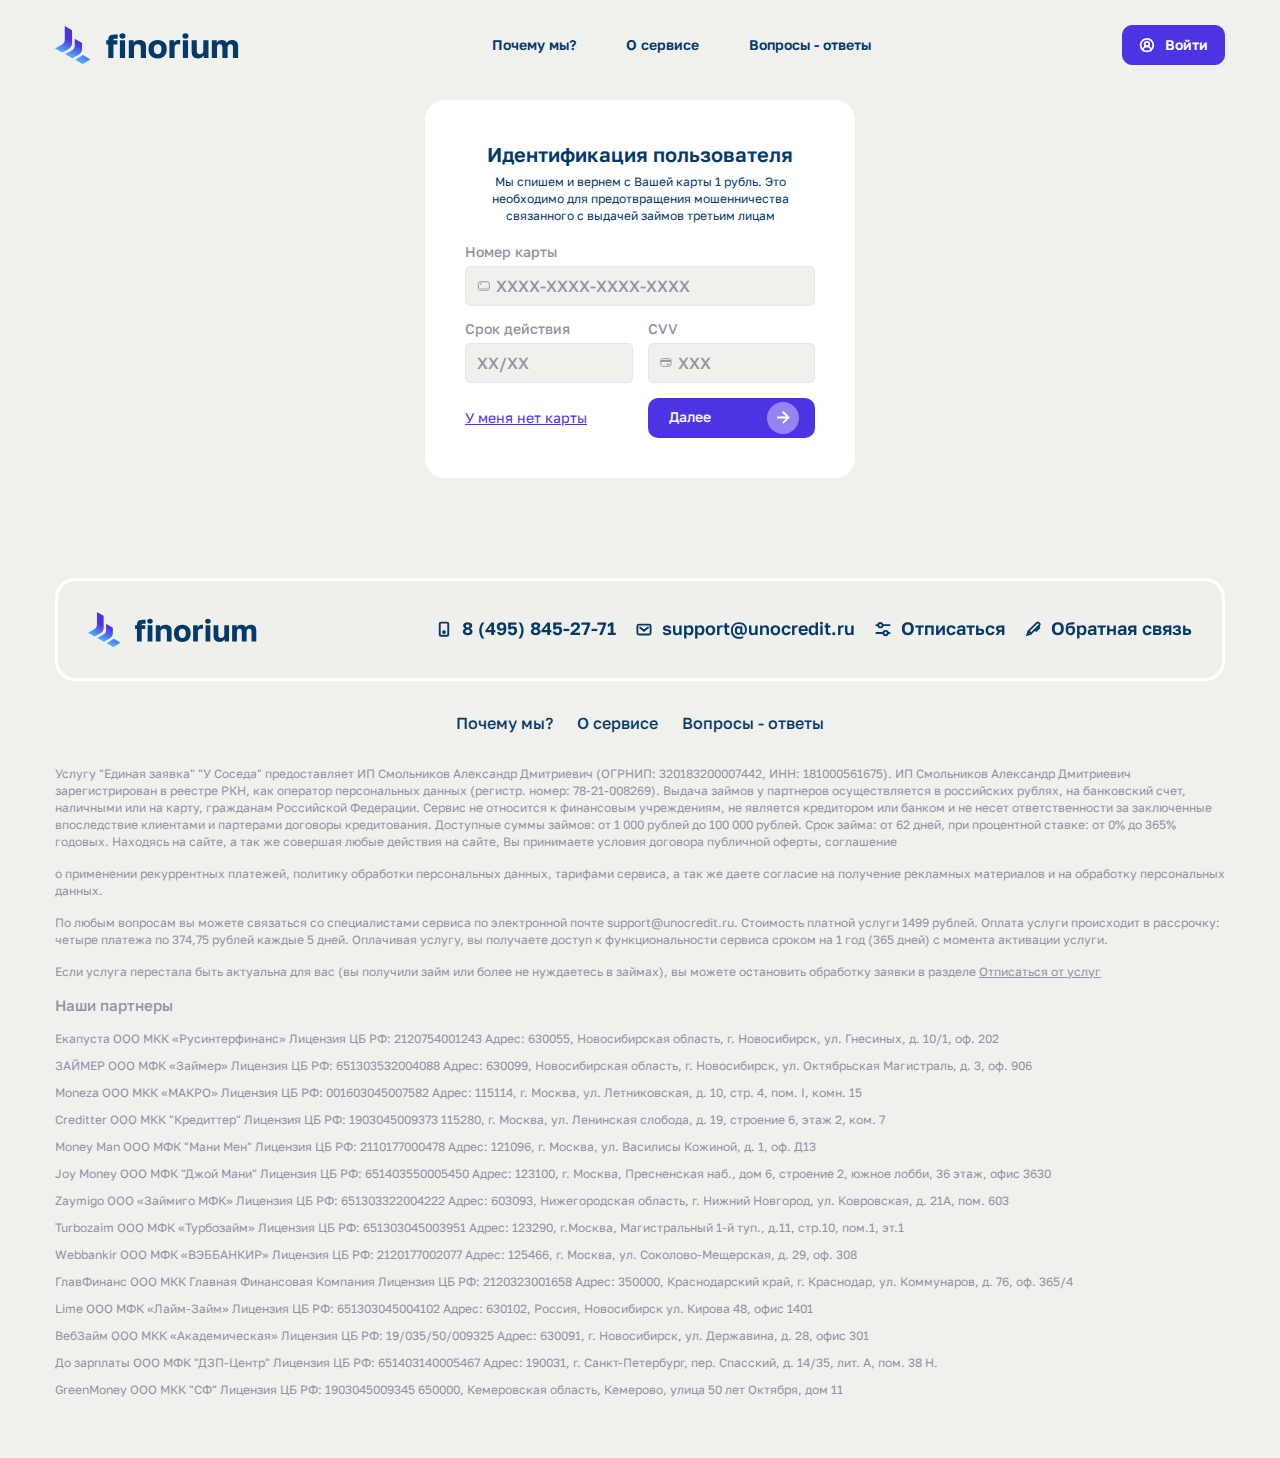
<file: identification.html>
<!doctype html>
<html lang="ru">
  <head>
    <meta charset="UTF-8">
    <meta http-equiv="x-ua-compatible" content="ie=edge">
    <meta
      name="viewport"
      content="width=device-width,initial-scale=1,shrink-to-fit=no"
    >
    <meta name="robots" content="index, follow">
    <meta name="google" content="notranslate">
    <meta name="format-detection" content="telephone=no">
    <meta name="description" content="">
    <title>Идентификация пользователя</title>
    <link rel="stylesheet" href="./css/insides.min.css">
  </head>
  <body>
    <div class="wrapper">
      <header class="header" data-menu data-popup-offset-padding>
        <div class="container">
          <div class="header__wrapper">
            <a class="header__logo" href="./index.html">
              <img src="./images/header/logo.svg" alt="logo">
            </a>
            <div class="header__menu">
              <div class="header__actions">
                <div class="header__actions-wrapper">
                  <span class="header__action" data-anchor="features">
                    Почему мы?</span
                  >
                  <span class="header__action" data-anchor="service"
                    >О сервисе</span
                  >
                  <span class="header__action" data-anchor="questions"
                    >Вопросы - ответы</span
                  >
                </div>
              </div>
              <a class="header__menu-button button button_icon" href="#">
                <svg class="header__menu-icon">
                  <use
                    href="./images/sprite.svg#user"
                    xlink:href="./images/sprite.svg#user"
                  ></use>
                </svg>
                Войти
              </a>
            </div>
            <a class="header__user" href="#">
              <svg>
                <use
                  href="./images/sprite.svg#user"
                  xlink:href="./images/sprite.svg#user"
                ></use>
              </svg>
              <span>Войти</span>
            </a>
            <div class="header__menu-toggle" data-menu-toggle>
              <svg class="header__menu-icon-burger">
                <use
                  href="./images/sprite.svg#menu"
                  xlink:href="./images/sprite.svg#menu"
                ></use>
              </svg>
              <svg class="header__menu-icon-cross">
                <use
                  href="./images/sprite.svg#cross"
                  xlink:href="./images/sprite.svg#cross"
                ></use>
              </svg>
            </div>
          </div>
        </div>
      </header>
      <main class="content">
        <div class="insides">
          <div class="container">
            <div class="main-block">
              <div class="main-block__body">
                <div class="title">
                  <h2 class="title__main">Идентификация пользователя</h2>
                  <p class="title__sub">
                    Мы спишем и вернем с Вашей карты 1 рубль. Это необходимо для
                    предотвращения мошенничества связанного с выдачей займов
                    третьим лицам
                  </p>
                </div>
                <form class="insides__form">
                  <div class="inputs input">
                    <div class="input__wrapper">
                      <span class="input__label">Номер карты</span>
                      <label class="input__group">
                        <div class="input__icon">
                          <img
                            src="./images/UI/inputs/card-front.svg"
                            alt="card-front"
                          >
                        </div>
                        <input
                          class="input__target"
                          type="text"
                          placeholder="XXXX-XXXX-XXXX-XXXX"
                        >
                        <div class="input__bg"></div>
                      </label>
                    </div>
                  </div>
                  <div class="insides__group">
                    <div class="inputs input">
                      <div class="input__wrapper">
                        <span class="input__label">Срок действия</span>
                        <label class="input__group">
                          <input
                            class="input__target"
                            type="text"
                            placeholder="XX/XX"
                          >
                          <div class="input__bg"></div>
                        </label>
                      </div>
                    </div>
                    <div class="inputs input">
                      <div class="input__wrapper">
                        <span class="input__label">CVV</span>
                        <label class="input__group">
                          <div class="input__icon">
                            <img
                              src="./images/UI/inputs/card-back.svg"
                              alt="card-back"
                            >
                          </div>
                          <input
                            class="input__target"
                            type="text"
                            placeholder="XXX"
                          >
                          <div class="input__bg"></div>
                        </label>
                      </div>
                    </div>
                  </div>
                  <div class="insides__footer">
                    <span class="insides__action" data-popup-id="id_popup"
                      >У меня нет карты</span
                    >
                    <button
                      class="insides__submit button button_sm"
                      type="submit"
                    >
                      Далее
                      <span class="button__icon">
                        <svg>
                          <use
                            href="./images/sprite.svg#arrow"
                            xlink:href="./images/sprite.svg#arrow"
                          ></use>
                        </svg>
                      </span>
                    </button>
                  </div>
                </form>
              </div>
            </div>
          </div>
          <div id="id_popup" class="popup" data-popup>
            <div class="popup__wrapper" data-popup-wrapper>
              <div class="popup__body" data-popup-body>
                <div class="popup__close" data-popup-close>
                  <svg>
                    <use
                      href="./images/sprite.svg#cross"
                      xlink:href="./images/sprite.svg#cross"
                    ></use>
                  </svg>
                </div>
                <h2 class="popup__title">
                  Вы уверены, что хотите пропустить ввод карты?
                </h2>
                <p class="popup__text">
                  Это существенно снизит вероятность одобрения займа
                </p>
                <div class="popup__actions">
                  <a class="popup__action button button_sm" href="#"
                    >Активировать
                    <span class="button__icon">
                      <svg>
                        <use
                          href="./images/sprite.svg#arrow"
                          xlink:href="./images/sprite.svg#arrow"
                        ></use>
                      </svg>
                    </span>
                  </a>
                  <span class="popup__cancel" data-popup-close
                    >Продолжить без неё</span
                  >
                </div>
              </div>
            </div>
          </div>
        </div>
      </main>
      <footer class="footer">
        <div class="container">
          <div class="footer__header">
            <a class="footer__logo" href="./index.html">
              <img src="./images/footer/logo.svg" alt="logo">
            </a>
            <div class="footer__contacts">
              <a class="footer__contact" href="#">
                <svg>
                  <use
                    href="./images/sprite.svg#phone"
                    xlink:href="./images/sprite.svg#phone"
                  ></use>
                </svg>
                8 (495) 845-27-71
              </a>
              <a class="footer__contact" href="#">
                <svg>
                  <use
                    href="./images/sprite.svg#mail"
                    xlink:href="./images/sprite.svg#mail"
                  ></use>
                </svg>
                support@unocredit.ru
              </a>
              <a class="footer__contact" href="#">
                <svg>
                  <use
                    href="./images/sprite.svg#settings"
                    xlink:href="./images/sprite.svg#settings"
                  ></use>
                </svg>
                Отписаться
              </a>
              <a class="footer__contact" href="#">
                <svg>
                  <use
                    href="./images/sprite.svg#edit"
                    xlink:href="./images/sprite.svg#edit"
                  ></use>
                </svg>
                Обратная связь
              </a>
            </div>
          </div>
          <div class="footer__actions">
            <span class="footer__action" data-anchor="features"
              >Почему мы?</span
            >
            <span class="footer__action" data-anchor="service">О сервисе</span>
            <span class="footer__action" data-anchor="questions"
              >Вопросы - ответы</span
            >
          </div>
          <p class="footer__text">
            Услугу "Единая заявка" "У Соседа" предоставляет ИП Смольников
            Александр Дмитриевич (ОГРНИП: 320183200007442, ИНН: 181000561675).
            ИП Смольников Александр Дмитриевич зарегистрирован в реестре РКН,
            как оператор персональных данных (регистр. номер: 78-21-008269).
            Выдача займов у партнеров осуществляется в российских рублях, на
            банковский счет, наличными или на карту, гражданам Российской
            Федерации. Сервис не относится к финансовым учреждениям, не является
            кредитором или банком и не несет ответственности за заключенные
            впоследствие клиентами и партерами договоры кредитования. Доступные
            суммы займов: от 1 000 рублей до 100 000 рублей. Срок займа: от 62
            дней, при процентной ставке: от 0% до 365% годовых. Находясь на
            сайте, а так же совершая любые действия на сайте, Вы принимаете
            условия договора публичной оферты, соглашение
          </p>
          <p class="footer__text">
            о применении рекуррентных платежей, политику обработки персональных
            данных, тарифами сервиса, а так же даете согласие на получение
            рекламных материалов и на обработку персональных данных.
          </p>
          <p class="footer__text">
            По любым вопросам вы можете связаться со специалистами сервиса по
            электронной почте support@unocredit.ru. Стоимость платной услуги
            1499 рублей. Оплата услуги происходит в рассрочку: четыре платежа по
            374,75 рублей каждые 5 дней. Оплачивая услугу, вы получаете доступ к
            функциональности сервиса сроком на 1 год (365 дней) с момента
            активации услуги.
          </p>
          <p class="footer__text">
            Если услуга перестала быть актуальна для вас (вы получили займ или
            более не нуждаетесь в займах), вы можете остановить обработку заявки
            в разделе
            <a href="#">Отписаться от услуг</a>
          </p>
          <span class="footer__label">Наши партнеры</span>
          <ul class="footer__partners">
            <li>
              Екапуста ООО МКК «Русинтерфинанс» Лицензия ЦБ РФ: 2120754001243
              Адрес: 630055, Новосибирская область, г. Новосибирск, ул.
              Гнесиных, д. 10/1, оф. 202
            </li>
            <li>
              ЗАЙМЕР ООО МФК «Займер» Лицензия ЦБ РФ: 651303532004088 Адрес:
              630099, Новосибирская область, г. Новосибирск, ул. Октябрьская
              Магистраль, д. 3, оф. 906
            </li>
            <li>
              Moneza ООО МКК «МАКРО» Лицензия ЦБ РФ: 001603045007582 Адрес:
              115114, г. Москва, ул. Летниковская, д. 10, стр. 4, пом. I, комн.
              15
            </li>
            <li>
              Creditter ООО МКК "Кредиттер" Лицензия ЦБ РФ: 1903045009373
              115280, г. Москва, ул. Ленинская слобода, д. 19, строение 6, этаж
              2, ком. 7
            </li>
            <li>
              Money Man ООО МФК "Мани Мен" Лицензия ЦБ РФ: 2110177000478 Адрес:
              121096, г. Москва, ул. Василисы Кожиной, д. 1, оф. Д13
            </li>
            <li>
              Joy Money ООО МФК "Джой Мани" Лицензия ЦБ РФ: 651403550005450
              Адрес: 123100, г. Москва, Пресненская наб., дом 6, строение 2,
              южное лобби, 36 этаж, офис 3630
            </li>
            <li>
              Zaymigo ООО «Займиго МФК» Лицензия ЦБ РФ: 651303322004222 Адрес:
              603093, Нижегородская область, г. Нижний Новгород, ул. Ковровская,
              д. 21А, пом. 603
            </li>
            <li>
              Turbozaim ООО МФК «Турбозайм» Лицензия ЦБ РФ: 651303045003951
              Адрес: 123290, г.Москва, Магистральный 1-й туп., д.11, стр.10,
              пом.1, эт.1
            </li>
            <li>
              Webbankir ООО МФК «ВЭББАНКИР» Лицензия ЦБ РФ: 2120177002077 Адрес:
              125466, г. Москва, ул. Соколово-Мещерская, д. 29, оф. 308
            </li>
            <li>
              ГлавФинанс ООО МКК Главная Финансовая Компания Лицензия ЦБ РФ:
              2120323001658 Адрес: 350000, Краснодарский край, г. Краснодар, ул.
              Коммунаров, д. 76, оф. 365/4
            </li>
            <li>
              Lime ООО МФК «Лайм-Займ» Лицензия ЦБ РФ: 651303045004102 Адрес:
              630102, Россия, Новосибирск ул. Кирова 48, офис 1401
            </li>
            <li>
              ВебЗайм ООО МКК «Академическая» Лицензия ЦБ РФ: 19/035/50/009325
              Адрес: 630091, г. Новосибирск, ул. Державина, д. 28, офис 301
            </li>
            <li>
              До зарплаты ООО МФК "ДЗП-Центр" Лицензия ЦБ РФ: 651403140005467
              Адрес: 190031, г. Санкт-Петербург, пер. Спасский, д. 14/35, лит.
              А, пом. 38 Н.
            </li>
            <li>
              GreenMoney ООО МКК "СФ" Лицензия ЦБ РФ: 1903045009345 650000,
              Кемеровская область, Кемерово, улица 50 лет Октября, дом 11
            </li>
          </ul>
        </div>
      </footer>
    </div>
    <script src="./js/insides.js"></script>
  </body>
</html>
</file>
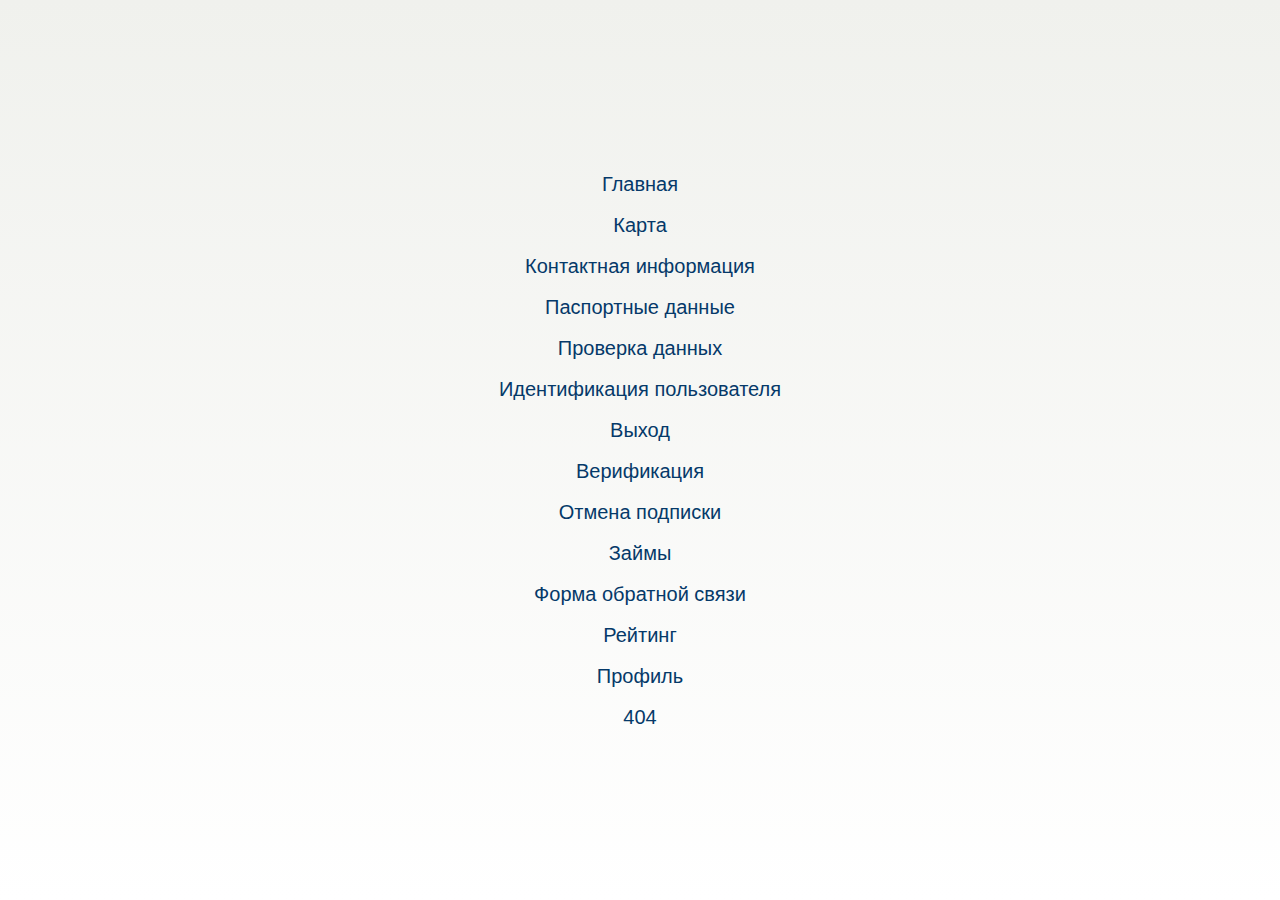
<file: index-dev.html>
<!doctype html>
<html lang="en">
  <head>
    <meta charset="UTF-8">
    <meta name="viewport" content="width=device-width,initial-scale=1">
    <title>Preview</title>
  </head>
  <style>
    html,
    body {
      height: 100%;
      padding: 0;
      margin: 0;
    }

    a {
      display: block;

      font-family:
        -apple-system, BlinkMacSystemFont, 'Segoe UI', Roboto, Helvetica, Arial,
        sans-serif, 'Apple Color Emoji', 'Segoe UI Emoji', 'Segoe UI Symbol';
      font-size: 20px;
      font-weight: 500;
      line-height: 1.3;
      text-align: center;
      text-decoration: none;
      color: #053969;
    }

    a:hover {
      text-decoration: underline;
    }

    .wrapper {
      min-height: 100%;

      display: grid;
      align-content: center;
      justify-content: center;

      background: linear-gradient(
        180deg,
        rgba(240, 241, 237, 1) 0%,
        rgba(255, 255, 255, 1) 100%
      );
    }

    .links {
      padding: 50px 0;

      display: grid;
      gap: 15px;
    }
  </style>
  <body>
    <div class="wrapper">
      <div class="links">
        <a href="./index.html" target="_blank">Главная</a>
        <a href="./binding.html" target="_blank">Карта</a>
        <a href="./contact-info.html" target="_blank">Контактная информация</a>
        <a href="./passport-details.html" target="_blank">Паспортные данные</a>
        <a href="./data-check.html" target="_blank">Проверка данных</a>
        <a href="./identification.html" target="_blank"
          >Идентификация пользователя</a
        >
        <a href="./signin.html" target="_blank">Выход</a>
        <a href="./verification.html" target="_blank">Верификация</a>
        <a href="./unsubscribe.html" target="_blank">Отмена подписки</a>
        <a href="./get-offers.html" target="_blank">Займы</a>
        <a href="./feedback.html" target="_blank">Форма обратной связи</a>
        <a href="./rating.html" target="_blank">Рейтинг</a>
        <a href="./profile.html" target="_blank">Профиль</a>
        <a href="./not-found.html" target="_blank">404</a>
      </div>
    </div>
  </body>
</html>
</file>
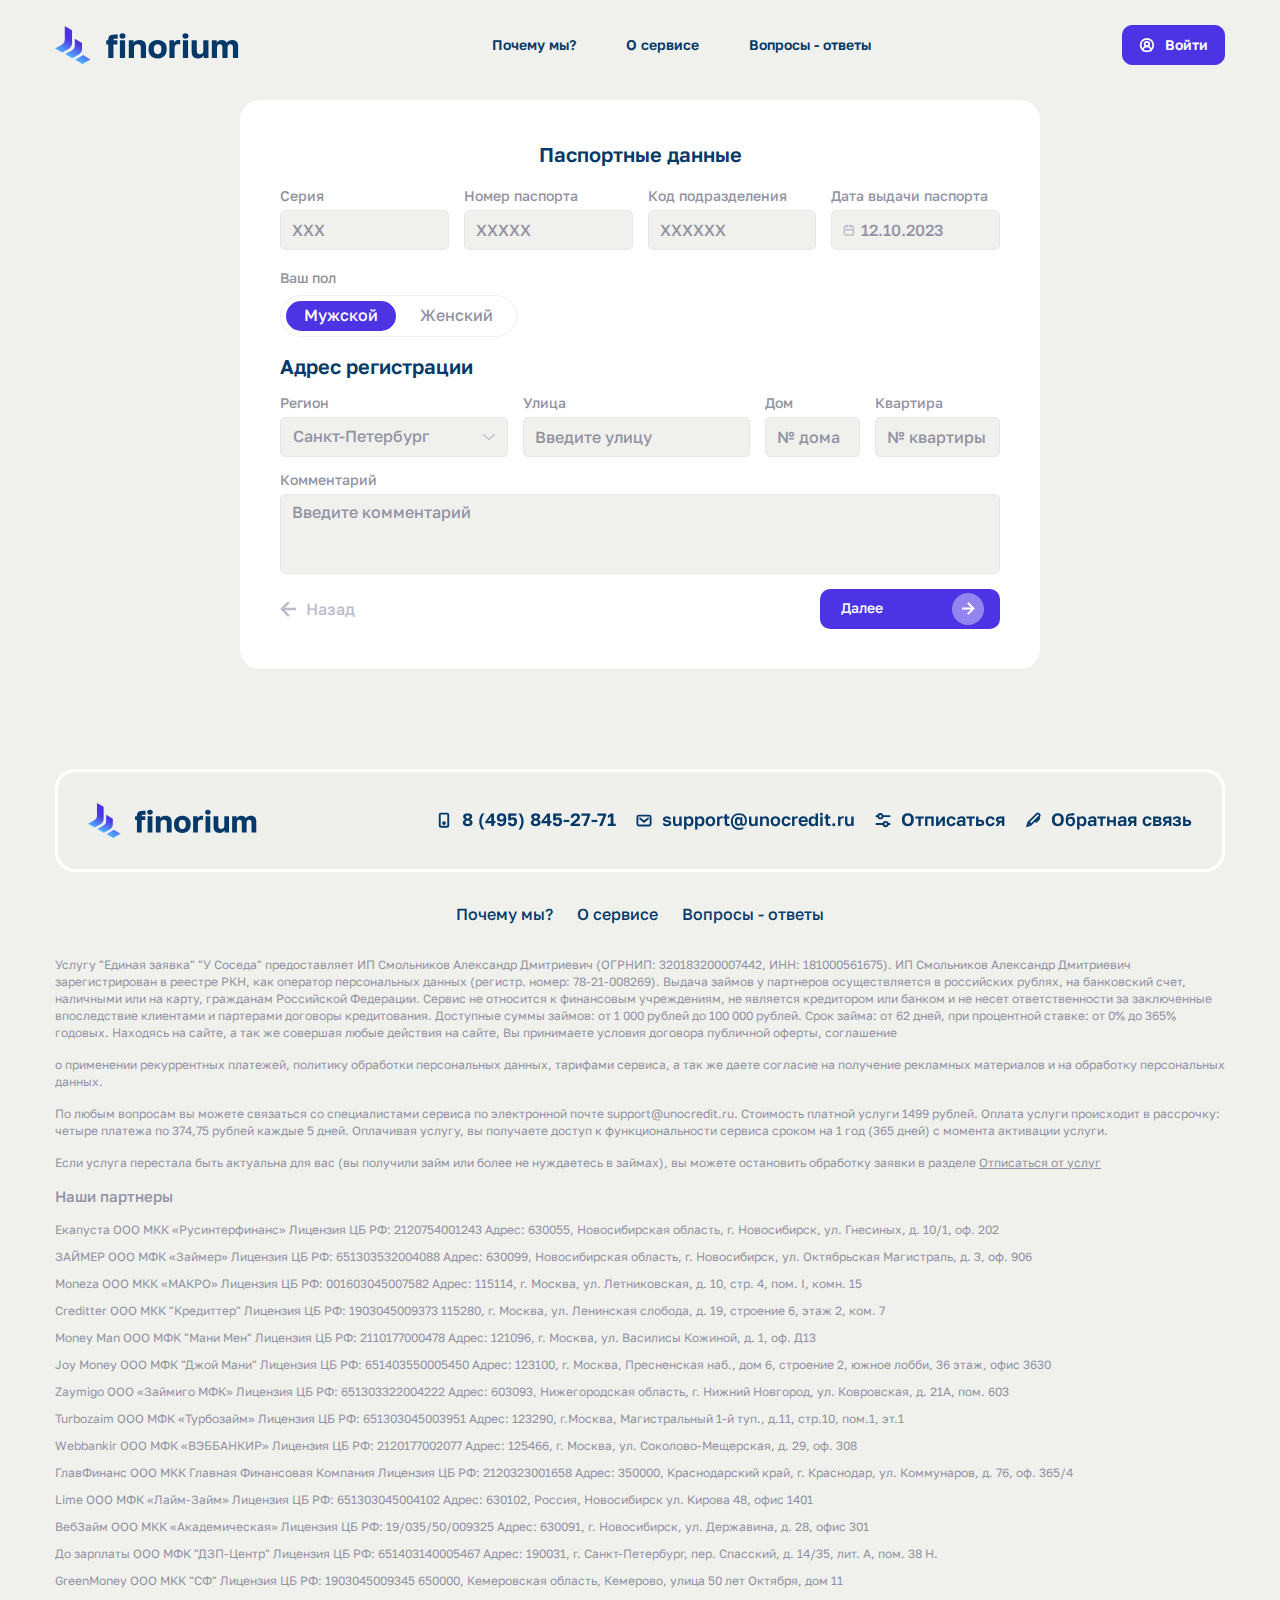
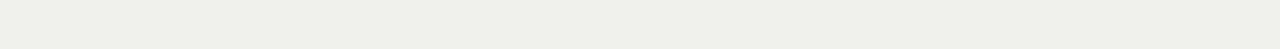
<file: passport-details.html>
<!doctype html>
<html lang="ru">
  <head>
    <meta charset="UTF-8">
    <meta http-equiv="x-ua-compatible" content="ie=edge">
    <meta
      name="viewport"
      content="width=device-width,initial-scale=1,shrink-to-fit=no"
    >
    <meta name="robots" content="index, follow">
    <meta name="google" content="notranslate">
    <meta name="format-detection" content="telephone=no">
    <meta name="description" content="">
    <title>Паспортные данные</title>
    <link rel="stylesheet" href="./css/insides.min.css">
  </head>
  <body>
    <div class="wrapper">
      <header class="header" data-menu data-popup-offset-padding>
        <div class="container">
          <div class="header__wrapper">
            <a class="header__logo" href="./index.html">
              <img src="./images/header/logo.svg" alt="logo">
            </a>
            <div class="header__menu">
              <div class="header__actions">
                <div class="header__actions-wrapper">
                  <span class="header__action" data-anchor="features">
                    Почему мы?</span
                  >
                  <span class="header__action" data-anchor="service"
                    >О сервисе</span
                  >
                  <span class="header__action" data-anchor="questions"
                    >Вопросы - ответы</span
                  >
                </div>
              </div>
              <a class="header__menu-button button button_icon" href="#">
                <svg class="header__menu-icon">
                  <use
                    href="./images/sprite.svg#user"
                    xlink:href="./images/sprite.svg#user"
                  ></use>
                </svg>
                Войти
              </a>
            </div>
            <a class="header__user" href="#">
              <svg>
                <use
                  href="./images/sprite.svg#user"
                  xlink:href="./images/sprite.svg#user"
                ></use>
              </svg>
              <span>Войти</span>
            </a>
            <div class="header__menu-toggle" data-menu-toggle>
              <svg class="header__menu-icon-burger">
                <use
                  href="./images/sprite.svg#menu"
                  xlink:href="./images/sprite.svg#menu"
                ></use>
              </svg>
              <svg class="header__menu-icon-cross">
                <use
                  href="./images/sprite.svg#cross"
                  xlink:href="./images/sprite.svg#cross"
                ></use>
              </svg>
            </div>
          </div>
        </div>
      </header>
      <main class="content">
        <div class="passport-details">
          <div class="container">
            <div class="main-block">
              <div class="main-block__body">
                <div class="passport-details__title title">
                  <h2 class="title__main">Паспортные данные</h2>
                </div>
                <form class="passport-details__form">
                  <div class="passport-details__group">
                    <div class="passport-details__data">
                      <div class="inputs input">
                        <div class="input__wrapper">
                          <span class="input__label">Серия</span>
                          <label class="input__group">
                            <input
                              class="input__target"
                              type="text"
                              placeholder="XXX"
                            >
                            <div class="input__bg"></div>
                          </label>
                        </div>
                      </div>
                      <div class="inputs input">
                        <div class="input__wrapper">
                          <span class="input__label">Номер паспорта</span>
                          <label class="input__group">
                            <input
                              class="input__target"
                              type="text"
                              placeholder="XXXXX"
                            >
                            <div class="input__bg"></div>
                          </label>
                        </div>
                      </div>
                      <div class="inputs input">
                        <div class="input__wrapper">
                          <span class="input__label">Код подразделения</span>
                          <label class="input__group">
                            <input
                              class="input__target"
                              type="text"
                              placeholder="XXXXXX"
                            >
                            <div class="input__bg"></div>
                          </label>
                        </div>
                      </div>
                      <div class="inputs input">
                        <div class="input__wrapper">
                          <span class="input__label">Дата выдачи паспорта</span>
                          <label class="input__group">
                            <svg class="input__icon">
                              <use
                                href="./images/sprite.svg#calendar"
                                xlink:href="./images/sprite.svg#calendar"
                              ></use>
                            </svg>
                            <input
                              class="input__target"
                              type="text"
                              placeholder="12.10.2023"
                            >
                            <div class="input__bg"></div>
                          </label>
                        </div>
                      </div>
                    </div>
                    <div class="inputs radio">
                      <div class="radio__wrapper">
                        <span class="radio__label">Ваш пол</span>
                        <div class="radio__items">
                          <label class="radio__item">
                            <input
                              checked="checked"
                              class="radio__input"
                              type="radio"
                              name="sex"
                              value="male"
                            >
                            <div class="radio__button">Мужской</div>
                          </label>
                          <label class="radio__item">
                            <input
                              class="radio__input"
                              type="radio"
                              name="sex"
                              value="female"
                            >
                            <div class="radio__button">Женский</div>
                          </label>
                        </div>
                      </div>
                    </div>
                  </div>
                  <div class="passport-details__group">
                    <div class="passport-details__title title">
                      <h2 class="title__main">Адрес регистрации</h2>
                    </div>
                    <div class="passport-details__address">
                      <div class="inputs select">
                        <div class="select__wrapper">
                          <span class="select__label">Регион</span>
                          <div class="select__body">
                            <select data-select>
                              <option value="Санкт-Петербург">
                                Санкт-Петербург
                              </option>
                              <option value="Москва">Москва</option>
                              <option value="Екатеренбург">Екатеренбург</option>
                            </select>
                            <svg class="select__icon">
                              <use
                                href="./images/sprite.svg#drop"
                                xlink:href="./images/sprite.svg#drop"
                              ></use>
                            </svg>
                          </div>
                        </div>
                      </div>
                      <div class="inputs input">
                        <div class="input__wrapper">
                          <span class="input__label">Улица</span>
                          <label class="input__group">
                            <input
                              class="input__target"
                              type="text"
                              placeholder="Введите улицу"
                            >
                            <div class="input__bg"></div>
                          </label>
                        </div>
                      </div>
                      <div class="inputs input">
                        <div class="input__wrapper">
                          <span class="input__label">Дом</span>
                          <label class="input__group">
                            <input
                              class="input__target"
                              type="text"
                              placeholder="№ дома"
                            >
                            <div class="input__bg"></div>
                          </label>
                        </div>
                      </div>
                      <div class="inputs input">
                        <div class="input__wrapper">
                          <span class="input__label">Квартира</span>
                          <label class="input__group">
                            <input
                              class="input__target"
                              type="text"
                              placeholder="№ квартиры"
                            >
                            <div class="input__bg"></div>
                          </label>
                        </div>
                      </div>
                    </div>
                    <div class="inputs input">
                      <div class="input__wrapper">
                        <span class="input__label">Комментарий</span>
                        <label class="input__group">
                          <textarea
                            class="input__target"
                            placeholder="Введите комментарий"
                          ></textarea>
                          <div class="input__bg"></div>
                        </label>
                      </div>
                    </div>
                  </div>
                  <div class="passport-details__footer">
                    <a class="passport-details__prev" href="#">
                      <svg>
                        <use
                          href="./images/sprite.svg#arrow"
                          xlink:href="./images/sprite.svg#arrow"
                        ></use>
                      </svg>
                      Назад
                    </a>
                    <button
                      class="passport-details__submit button button_sm"
                      type="submit"
                    >
                      Далее
                      <span class="button__icon">
                        <svg>
                          <use
                            href="./images/sprite.svg#arrow"
                            xlink:href="./images/sprite.svg#arrow"
                          ></use>
                        </svg>
                      </span>
                    </button>
                  </div>
                </form>
              </div>
            </div>
          </div>
        </div>
      </main>
      <footer class="footer">
        <div class="container">
          <div class="footer__header">
            <a class="footer__logo" href="./index.html">
              <img src="./images/footer/logo.svg" alt="logo">
            </a>
            <div class="footer__contacts">
              <a class="footer__contact" href="#">
                <svg>
                  <use
                    href="./images/sprite.svg#phone"
                    xlink:href="./images/sprite.svg#phone"
                  ></use>
                </svg>
                8 (495) 845-27-71
              </a>
              <a class="footer__contact" href="#">
                <svg>
                  <use
                    href="./images/sprite.svg#mail"
                    xlink:href="./images/sprite.svg#mail"
                  ></use>
                </svg>
                support@unocredit.ru
              </a>
              <a class="footer__contact" href="#">
                <svg>
                  <use
                    href="./images/sprite.svg#settings"
                    xlink:href="./images/sprite.svg#settings"
                  ></use>
                </svg>
                Отписаться
              </a>
              <a class="footer__contact" href="#">
                <svg>
                  <use
                    href="./images/sprite.svg#edit"
                    xlink:href="./images/sprite.svg#edit"
                  ></use>
                </svg>
                Обратная связь
              </a>
            </div>
          </div>
          <div class="footer__actions">
            <span class="footer__action" data-anchor="features"
              >Почему мы?</span
            >
            <span class="footer__action" data-anchor="service">О сервисе</span>
            <span class="footer__action" data-anchor="questions"
              >Вопросы - ответы</span
            >
          </div>
          <p class="footer__text">
            Услугу "Единая заявка" "У Соседа" предоставляет ИП Смольников
            Александр Дмитриевич (ОГРНИП: 320183200007442, ИНН: 181000561675).
            ИП Смольников Александр Дмитриевич зарегистрирован в реестре РКН,
            как оператор персональных данных (регистр. номер: 78-21-008269).
            Выдача займов у партнеров осуществляется в российских рублях, на
            банковский счет, наличными или на карту, гражданам Российской
            Федерации. Сервис не относится к финансовым учреждениям, не является
            кредитором или банком и не несет ответственности за заключенные
            впоследствие клиентами и партерами договоры кредитования. Доступные
            суммы займов: от 1 000 рублей до 100 000 рублей. Срок займа: от 62
            дней, при процентной ставке: от 0% до 365% годовых. Находясь на
            сайте, а так же совершая любые действия на сайте, Вы принимаете
            условия договора публичной оферты, соглашение
          </p>
          <p class="footer__text">
            о применении рекуррентных платежей, политику обработки персональных
            данных, тарифами сервиса, а так же даете согласие на получение
            рекламных материалов и на обработку персональных данных.
          </p>
          <p class="footer__text">
            По любым вопросам вы можете связаться со специалистами сервиса по
            электронной почте support@unocredit.ru. Стоимость платной услуги
            1499 рублей. Оплата услуги происходит в рассрочку: четыре платежа по
            374,75 рублей каждые 5 дней. Оплачивая услугу, вы получаете доступ к
            функциональности сервиса сроком на 1 год (365 дней) с момента
            активации услуги.
          </p>
          <p class="footer__text">
            Если услуга перестала быть актуальна для вас (вы получили займ или
            более не нуждаетесь в займах), вы можете остановить обработку заявки
            в разделе
            <a href="#">Отписаться от услуг</a>
          </p>
          <span class="footer__label">Наши партнеры</span>
          <ul class="footer__partners">
            <li>
              Екапуста ООО МКК «Русинтерфинанс» Лицензия ЦБ РФ: 2120754001243
              Адрес: 630055, Новосибирская область, г. Новосибирск, ул.
              Гнесиных, д. 10/1, оф. 202
            </li>
            <li>
              ЗАЙМЕР ООО МФК «Займер» Лицензия ЦБ РФ: 651303532004088 Адрес:
              630099, Новосибирская область, г. Новосибирск, ул. Октябрьская
              Магистраль, д. 3, оф. 906
            </li>
            <li>
              Moneza ООО МКК «МАКРО» Лицензия ЦБ РФ: 001603045007582 Адрес:
              115114, г. Москва, ул. Летниковская, д. 10, стр. 4, пом. I, комн.
              15
            </li>
            <li>
              Creditter ООО МКК "Кредиттер" Лицензия ЦБ РФ: 1903045009373
              115280, г. Москва, ул. Ленинская слобода, д. 19, строение 6, этаж
              2, ком. 7
            </li>
            <li>
              Money Man ООО МФК "Мани Мен" Лицензия ЦБ РФ: 2110177000478 Адрес:
              121096, г. Москва, ул. Василисы Кожиной, д. 1, оф. Д13
            </li>
            <li>
              Joy Money ООО МФК "Джой Мани" Лицензия ЦБ РФ: 651403550005450
              Адрес: 123100, г. Москва, Пресненская наб., дом 6, строение 2,
              южное лобби, 36 этаж, офис 3630
            </li>
            <li>
              Zaymigo ООО «Займиго МФК» Лицензия ЦБ РФ: 651303322004222 Адрес:
              603093, Нижегородская область, г. Нижний Новгород, ул. Ковровская,
              д. 21А, пом. 603
            </li>
            <li>
              Turbozaim ООО МФК «Турбозайм» Лицензия ЦБ РФ: 651303045003951
              Адрес: 123290, г.Москва, Магистральный 1-й туп., д.11, стр.10,
              пом.1, эт.1
            </li>
            <li>
              Webbankir ООО МФК «ВЭББАНКИР» Лицензия ЦБ РФ: 2120177002077 Адрес:
              125466, г. Москва, ул. Соколово-Мещерская, д. 29, оф. 308
            </li>
            <li>
              ГлавФинанс ООО МКК Главная Финансовая Компания Лицензия ЦБ РФ:
              2120323001658 Адрес: 350000, Краснодарский край, г. Краснодар, ул.
              Коммунаров, д. 76, оф. 365/4
            </li>
            <li>
              Lime ООО МФК «Лайм-Займ» Лицензия ЦБ РФ: 651303045004102 Адрес:
              630102, Россия, Новосибирск ул. Кирова 48, офис 1401
            </li>
            <li>
              ВебЗайм ООО МКК «Академическая» Лицензия ЦБ РФ: 19/035/50/009325
              Адрес: 630091, г. Новосибирск, ул. Державина, д. 28, офис 301
            </li>
            <li>
              До зарплаты ООО МФК "ДЗП-Центр" Лицензия ЦБ РФ: 651403140005467
              Адрес: 190031, г. Санкт-Петербург, пер. Спасский, д. 14/35, лит.
              А, пом. 38 Н.
            </li>
            <li>
              GreenMoney ООО МКК "СФ" Лицензия ЦБ РФ: 1903045009345 650000,
              Кемеровская область, Кемерово, улица 50 лет Октября, дом 11
            </li>
          </ul>
        </div>
      </footer>
    </div>
    <script src="./js/insides.js"></script>
  </body>
</html>
</file>
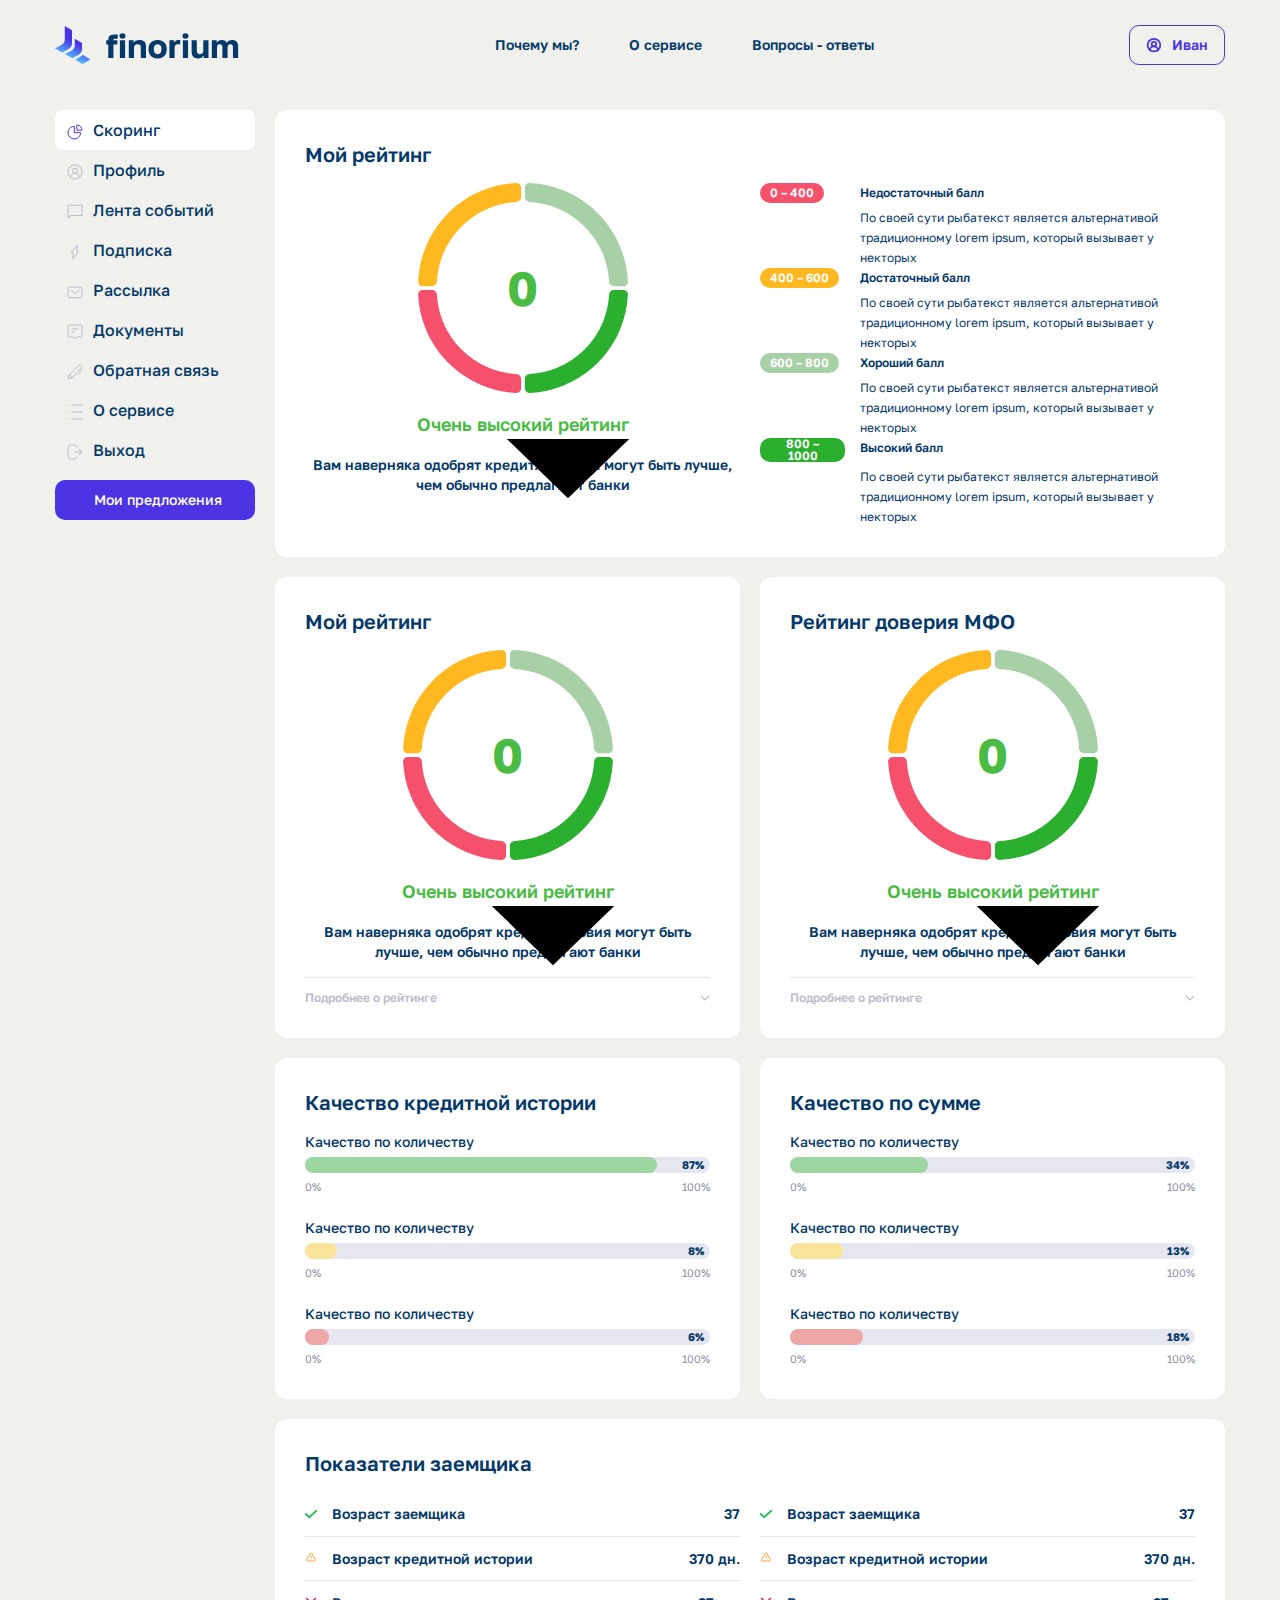
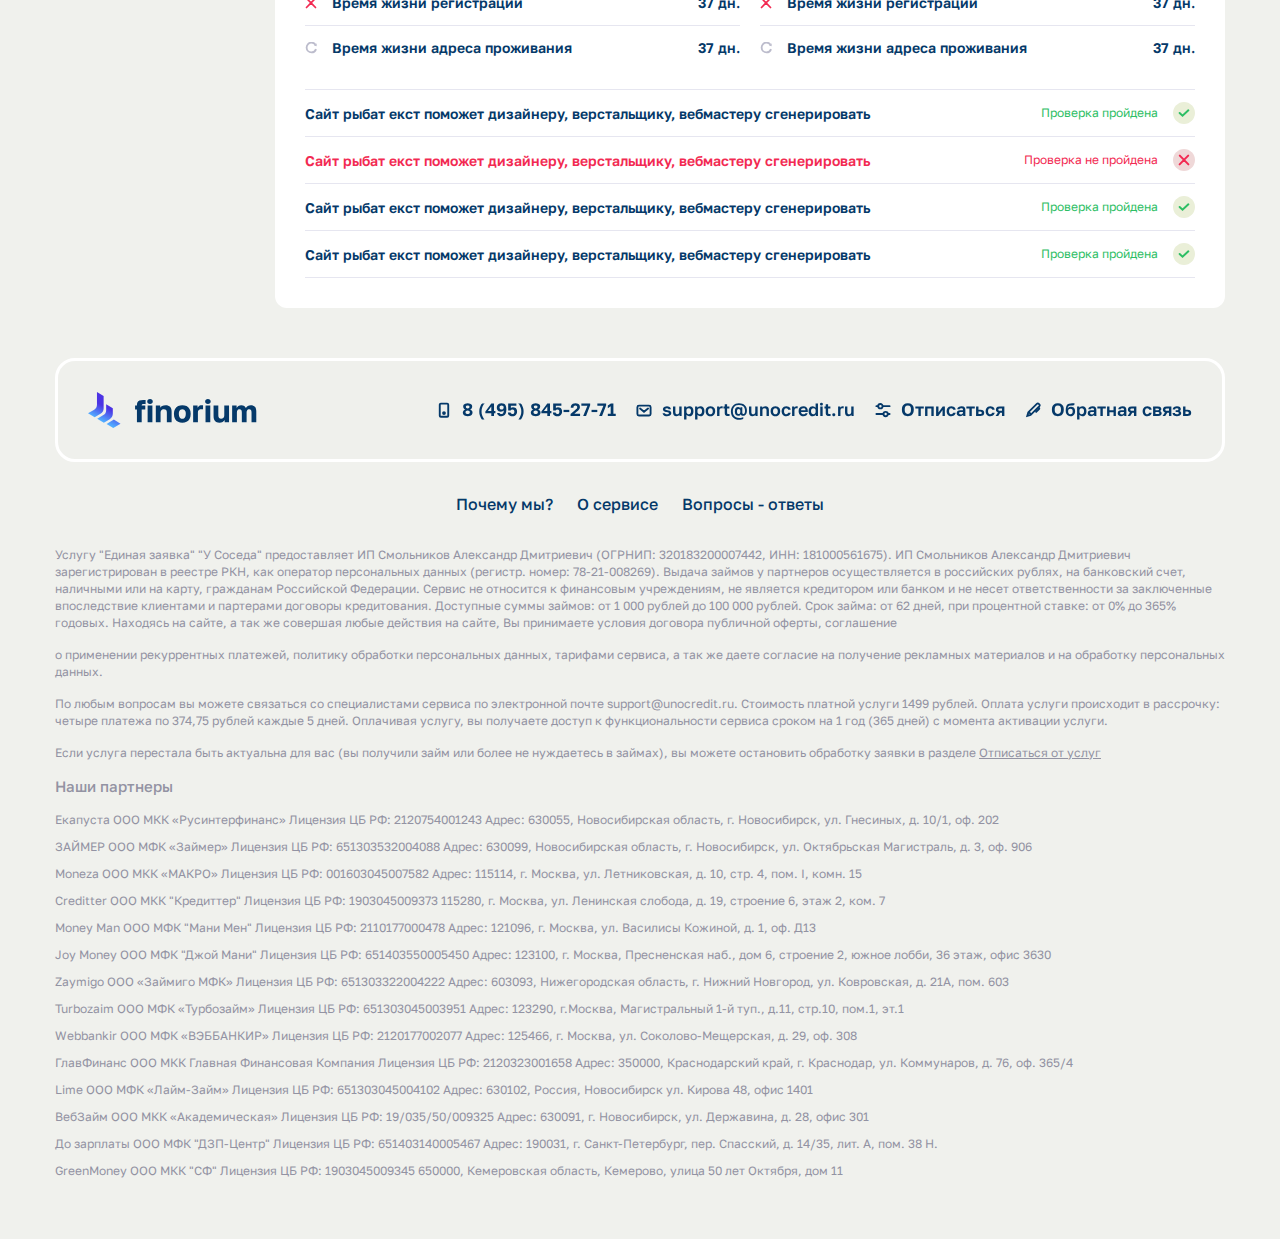
<file: profile.html>
<!doctype html>
<html lang="ru">
  <head>
    <meta charset="UTF-8">
    <meta http-equiv="x-ua-compatible" content="ie=edge">
    <meta
      name="viewport"
      content="width=device-width,initial-scale=1,shrink-to-fit=no"
    >
    <meta name="robots" content="index, follow">
    <meta name="google" content="notranslate">
    <meta name="format-detection" content="telephone=no">
    <meta name="description" content="">
    <title>Профиль</title>
    <link rel="stylesheet" href="./css/profile.min.css">
  </head>
  <body>
    <div class="wrapper" data-tab="profile">
      <header class="profile-header header" data-menu data-popup-offset-padding>
        <div class="container">
          <div class="header__wrapper">
            <a class="header__logo" href="./index.html">
              <img src="./images/header/logo.svg" alt="logo">
            </a>
            <div class="header__menu header__menu_default">
              <div class="header__actions">
                <div class="header__actions-wrapper">
                  <span
                    class="profile-header__action header__action"
                    data-tab-button="scoring"
                  >
                    <svg
                      class="header__action-icon"
                      xmlns="http://www.w3.org/2000/svg"
                      viewBox="0 0 16 16"
                      fill="none"
                    >
                      <path
                        d="M13.6316 8.68421C13.6316 9.93335 13.2612 11.1544 12.5672 12.1931C11.8732 13.2317 10.8868 14.0412 9.73274 14.5192C8.57868 14.9973 7.30878 15.1223 6.08364 14.8786C4.8585 14.6349 3.73313 14.0334 2.84985 13.1501C1.96658 12.2669 1.36505 11.1415 1.12136 9.91636C0.877663 8.69122 1.00274 7.42132 1.48076 6.26726C1.95879 5.1132 2.7683 4.12681 3.80693 3.43282C4.84555 2.73883 6.06665 2.36842 7.31579 2.36842V8.68421H13.6316Z"
                      />
                      <path
                        d="M9.84211 1C10.5195 1 11.1902 1.13341 11.8159 1.39262C12.4417 1.65183 13.0103 2.03176 13.4893 2.51071C13.9682 2.98967 14.3482 3.55827 14.6074 4.18405C14.8666 4.80984 15 5.48055 15 6.15789H9.84211L9.84211 1Z"
                      />
                    </svg>
                    Скоринг</span
                  >
                  <span
                    class="profile-header__action header__action"
                    data-tab-button="profile-settings"
                  >
                    <svg
                      class="header__action-icon"
                      xmlns="http://www.w3.org/2000/svg"
                      viewBox="0 0 16 16"
                      fill="none"
                    >
                      <circle cx="7.94164" cy="7.94164" r="7.12425" />
                      <circle cx="7.94162" cy="6.79514" r="2.55002" />
                      <path
                        d="M12.4733 13.8773C12.4733 11.3746 10.4445 9.3457 7.94175 9.3457C5.43902 9.3457 3.41016 11.3746 3.41016 13.8773"
                      />
                    </svg>
                    Профиль</span
                  >
                  <span
                    class="profile-header__action header__action"
                    data-tab-button="events"
                  >
                    <svg
                      class="header__action-icon header__action-icon_fill"
                      xmlns="http://www.w3.org/2000/svg"
                      viewBox="0 0 16 16"
                      fill="none"
                    >
                      <path
                        d="M1.03247 1.12793V0.62793C0.756328 0.62793 0.532471 0.851787 0.532471 1.12793H1.03247ZM15.0325 1.12793H15.5325C15.5325 0.851787 15.3086 0.62793 15.0325 0.62793V1.12793ZM15.0325 11.4759V11.9759C15.3086 11.9759 15.5325 11.7521 15.5325 11.4759H15.0325ZM4.05336 11.4759V10.9759C3.9435 10.9759 3.83669 11.0121 3.74945 11.0789L4.05336 11.4759ZM1.03247 13.7881H0.532471V14.8005L1.33637 14.1852L1.03247 13.7881ZM1.03247 1.62793H15.0325V0.62793H1.03247V1.62793ZM14.5325 1.12793V11.4759H15.5325V1.12793H14.5325ZM15.0325 10.9759H4.05336V11.9759H15.0325V10.9759ZM3.74945 11.0789L0.72857 13.3911L1.33637 14.1852L4.35726 11.873L3.74945 11.0789ZM1.53247 13.7881V1.12793H0.532471V13.7881H1.53247Z"
                      />
                    </svg>
                    Лента событий</span
                  >
                  <span
                    class="profile-header__action header__action"
                    data-tab-button="subscription"
                  >
                    <svg
                      class="header__action-icon"
                      xmlns="http://www.w3.org/2000/svg"
                      viewBox="0 0 16 16"
                      fill="none"
                    >
                      <path
                        d="M10.2645 1.12138L4.52158 8.21305C4.35055 8.42425 4.50086 8.73939 4.77262 8.73939H6.31381C6.52582 8.73939 6.68035 8.94015 6.6261 9.14509L5.1841 14.5926C5.09485 14.9298 5.52935 15.1495 5.74804 14.8778L11.4791 7.75746C11.6492 7.54611 11.4987 7.23188 11.2274 7.23188H9.73527C9.52395 7.23188 9.36953 7.03233 9.42257 6.82777L10.8283 1.40575C10.9154 1.06952 10.4831 0.851449 10.2645 1.12138Z"
                      />
                    </svg>
                    Подписка</span
                  >
                  <span
                    class="profile-header__action header__action"
                    data-tab-button="newsletter"
                  >
                    <svg
                      class="header__action-icon"
                      xmlns="http://www.w3.org/2000/svg"
                      viewBox="0 0 16 16"
                      fill="none"
                    >
                      <path
                        d="M3.82466 6.30547L8 9.66663L12.305 6.30547M2.6391 13.6666H13.3609C14.2662 13.6666 15 12.9328 15 12.0275V4.80218C15 3.89693 14.2661 3.16309 13.3609 3.16309H2.6391C1.73385 3.16309 1 3.89694 1 4.80218L1 12.0275C1 12.9328 1.73385 13.6666 2.6391 13.6666Z"
                        stroke-linecap="round"
                      />
                    </svg>
                    Рассылка</span
                  >
                  <span
                    class="profile-header__action header__action"
                    data-tab-button="documents"
                  >
                    <svg
                      class="header__action-icon"
                      xmlns="http://www.w3.org/2000/svg"
                      viewBox="0 0 16 16"
                      fill="none"
                    >
                      <path
                        d="M3.82466 6.30547L8 9.66663L12.305 6.30547M2.6391 13.6666H13.3609C14.2662 13.6666 15 12.9328 15 12.0275V4.80218C15 3.89693 14.2661 3.16309 13.3609 3.16309H2.6391C1.73385 3.16309 1 3.89694 1 4.80218L1 12.0275C1 12.9328 1.73385 13.6666 2.6391 13.6666Z"
                        stroke-linecap="round"
                      />
                    </svg>
                    Документы</span
                  >
                  <span
                    class="profile-header__action header__action"
                    data-tab-button="feedback"
                  >
                    <svg
                      class="header__action-icon"
                      xmlns="http://www.w3.org/2000/svg"
                      viewBox="0 0 16 16"
                      fill="none"
                    >
                      <path
                        d="M2.1452 11.1061L11.7846 1.45698C12.3933 0.847674 13.3802 0.847675 13.9888 1.45698L14.5435 2.01219C15.1522 2.62149 15.1522 3.60936 14.5435 4.21866L13.5462 5.21697M2.1452 11.1061L1 15L4.90409 13.8678M2.1452 11.1061C3.68162 11.2777 4.73749 12.3021 4.90409 13.8678M4.90409 13.8678L13.5462 5.21697M13.5462 5.21697L14.289 5.96052C14.289 5.96052 14.9956 6.63533 14.289 7.34266L11.0808 10.5541"
                        stroke-linecap="round"
                      />
                    </svg>
                    Обратная связь</span
                  >
                  <span
                    class="profile-header__action header__action"
                    data-tab-button="about"
                  >
                    <svg
                      class="header__action-icon"
                      viewBox="0 0 16 16"
                      fill="none"
                      xmlns="http://www.w3.org/2000/svg"
                    >
                      <path d="M1.06494 1H1" stroke-linecap="round" />
                      <path d="M15.4075 1H5.06494" stroke-linecap="round" />
                      <path d="M1.06494 8H1" stroke-linecap="round" />
                      <path d="M15.4075 8H5.06494" stroke-linecap="round" />
                      <path d="M1.06494 15H1" stroke-linecap="round" />
                      <path d="M15.4075 15H5.06494" stroke-linecap="round" />
                    </svg>
                    О сервисе</span
                  >
                  <a class="profile-header__action header__action" href="#">
                    <svg
                      class="header__action-icon header__action-icon_fill"
                      xmlns="http://www.w3.org/2000/svg"
                      viewBox="0 0 16 16"
                      fill="none"
                    >
                      <path
                        d="M8 7.53285C7.72386 7.53285 7.5 7.75671 7.5 8.03285C7.5 8.309 7.72386 8.53285 8 8.53285V7.53285ZM15 8.03285L15.3573 8.38258C15.5461 8.18974 15.5478 7.88195 15.3611 7.68706L15 8.03285ZM12.4572 4.65421C12.2663 4.45475 11.9498 4.44788 11.7503 4.63885C11.5508 4.82983 11.544 5.14634 11.7349 5.34579L12.4572 4.65421ZM11.7388 10.6503C11.5456 10.8476 11.549 11.1642 11.7464 11.3573C11.9437 11.5505 12.2603 11.5471 12.4534 11.3497L11.7388 10.6503ZM8 8.53285H15V7.53285H8V8.53285ZM15.3611 7.68706L12.4572 4.65421L11.7349 5.34579L14.6389 8.37865L15.3611 7.68706ZM14.6427 7.68313L11.7388 10.6503L12.4534 11.3497L15.3573 8.38258L14.6427 7.68313ZM4 1.5H7V0.5H4V1.5ZM7 14.5H4V15.5H7V14.5ZM1.5 12.2308V3.76923H0.5V12.2308H1.5ZM4 14.5C2.58085 14.5 1.5 13.4471 1.5 12.2308H0.5C0.5 14.0732 2.10544 15.5 4 15.5V14.5ZM7 15.5C8.89456 15.5 10.5 14.0732 10.5 12.2308H9.5C9.5 13.4471 8.41915 14.5 7 14.5V15.5ZM7 1.5C8.41915 1.5 9.5 2.5529 9.5 3.76923H10.5C10.5 1.92676 8.89456 0.5 7 0.5V1.5ZM4 0.5C2.10544 0.5 0.5 1.92676 0.5 3.76923H1.5C1.5 2.5529 2.58085 1.5 4 1.5V0.5Z"
                      />
                    </svg>
                    Выход</a
                  >
                  <span class="header__action">Почему мы?</span>
                  <span class="header__action">О сервисе</span>
                  <span class="header__action">Вопросы - ответы</span>
                </div>
              </div>
              <span
                class="profile-header__offer-button header__menu-button button button_sm"
                data-tab-button="offers"
              >
                Мои предложения
                <span class="button__icon">
                  <svg>
                    <use
                      href="./images/sprite.svg#arrow"
                      xlink:href="./images/sprite.svg#arrow"
                    ></use>
                  </svg>
                </span>
              </span>
            </div>
            <a class="header__user header__user_transparent" href="#">
              <svg>
                <use
                  href="./images/sprite.svg#user"
                  xlink:href="./images/sprite.svg#user"
                ></use>
              </svg>
              <span>Иван</span>
            </a>
            <div class="header__menu-toggle" data-menu-toggle>
              <svg class="header__menu-icon-burger">
                <use
                  href="./images/sprite.svg#menu"
                  xlink:href="./images/sprite.svg#menu"
                ></use>
              </svg>
              <svg class="header__menu-icon-cross">
                <use
                  href="./images/sprite.svg#cross"
                  xlink:href="./images/sprite.svg#cross"
                ></use>
              </svg>
            </div>
          </div>
        </div>
      </header>
      <main class="content">
        <div class="profile">
          <div class="container">
            <div class="profile__wrapper">
              <aside class="profile__sidebar profile-sidebar">
                <div class="profile-sidebar__wrapper">
                  <div class="profile-sidebar__items">
                    <div
                      class="profile-sidebar__item active"
                      data-tab-button="scoring"
                    >
                      <div class="profile-sidebar__icon">
                        <svg
                          xmlns="http://www.w3.org/2000/svg"
                          viewBox="0 0 16 16"
                          fill="none"
                        >
                          <path
                            d="M13.6316 8.68421C13.6316 9.93335 13.2612 11.1544 12.5672 12.1931C11.8732 13.2317 10.8868 14.0412 9.73274 14.5192C8.57868 14.9973 7.30878 15.1223 6.08364 14.8786C4.8585 14.6349 3.73313 14.0334 2.84985 13.1501C1.96658 12.2669 1.36505 11.1415 1.12136 9.91636C0.877663 8.69122 1.00274 7.42132 1.48076 6.26726C1.95879 5.1132 2.7683 4.12681 3.80693 3.43282C4.84555 2.73883 6.06665 2.36842 7.31579 2.36842V8.68421H13.6316Z"
                          />
                          <path
                            d="M9.84211 1C10.5195 1 11.1902 1.13341 11.8159 1.39262C12.4417 1.65183 13.0103 2.03176 13.4893 2.51071C13.9682 2.98967 14.3482 3.55827 14.6074 4.18405C14.8666 4.80984 15 5.48055 15 6.15789H9.84211L9.84211 1Z"
                          />
                        </svg>
                      </div>
                      <span class="profile-sidebar__text">Скоринг</span>
                    </div>
                    <div
                      class="profile-sidebar__item"
                      data-tab-button="profile-settings"
                    >
                      <div class="profile-sidebar__icon">
                        <svg
                          xmlns="http://www.w3.org/2000/svg"
                          viewBox="0 0 16 16"
                          fill="none"
                        >
                          <circle cx="7.94164" cy="7.94164" r="7.12425" />
                          <circle cx="7.94162" cy="6.79514" r="2.55002" />
                          <path
                            d="M12.4733 13.8773C12.4733 11.3746 10.4445 9.3457 7.94175 9.3457C5.43902 9.3457 3.41016 11.3746 3.41016 13.8773"
                          />
                        </svg>
                      </div>
                      <span class="profile-sidebar__text">Профиль</span>
                    </div>
                    <div class="profile-sidebar__item" data-tab-button="events">
                      <div
                        class="profile-sidebar__icon profile-sidebar__icon_fill"
                      >
                        <svg
                          xmlns="http://www.w3.org/2000/svg"
                          viewBox="0 0 16 16"
                          fill="none"
                        >
                          <path
                            d="M1.03247 1.12793V0.62793C0.756328 0.62793 0.532471 0.851787 0.532471 1.12793H1.03247ZM15.0325 1.12793H15.5325C15.5325 0.851787 15.3086 0.62793 15.0325 0.62793V1.12793ZM15.0325 11.4759V11.9759C15.3086 11.9759 15.5325 11.7521 15.5325 11.4759H15.0325ZM4.05336 11.4759V10.9759C3.9435 10.9759 3.83669 11.0121 3.74945 11.0789L4.05336 11.4759ZM1.03247 13.7881H0.532471V14.8005L1.33637 14.1852L1.03247 13.7881ZM1.03247 1.62793H15.0325V0.62793H1.03247V1.62793ZM14.5325 1.12793V11.4759H15.5325V1.12793H14.5325ZM15.0325 10.9759H4.05336V11.9759H15.0325V10.9759ZM3.74945 11.0789L0.72857 13.3911L1.33637 14.1852L4.35726 11.873L3.74945 11.0789ZM1.53247 13.7881V1.12793H0.532471V13.7881H1.53247Z"
                          />
                        </svg>
                      </div>
                      <span class="profile-sidebar__text">Лента событий</span>
                    </div>
                    <div
                      class="profile-sidebar__item"
                      data-tab-button="subscription"
                    >
                      <div class="profile-sidebar__icon">
                        <svg
                          xmlns="http://www.w3.org/2000/svg"
                          viewBox="0 0 16 16"
                          fill="none"
                        >
                          <path
                            d="M10.2645 1.12138L4.52158 8.21305C4.35055 8.42425 4.50086 8.73939 4.77262 8.73939H6.31381C6.52582 8.73939 6.68035 8.94015 6.6261 9.14509L5.1841 14.5926C5.09485 14.9298 5.52935 15.1495 5.74804 14.8778L11.4791 7.75746C11.6492 7.54611 11.4987 7.23188 11.2274 7.23188H9.73527C9.52395 7.23188 9.36953 7.03233 9.42257 6.82777L10.8283 1.40575C10.9154 1.06952 10.4831 0.851449 10.2645 1.12138Z"
                          />
                        </svg>
                      </div>
                      <span class="profile-sidebar__text">Подписка</span>
                    </div>
                    <div
                      class="profile-sidebar__item"
                      data-tab-button="newsletter"
                    >
                      <div class="profile-sidebar__icon">
                        <svg
                          xmlns="http://www.w3.org/2000/svg"
                          viewBox="0 0 16 16"
                          fill="none"
                        >
                          <path
                            d="M3.82466 6.30547L8 9.66663L12.305 6.30547M2.6391 13.6666H13.3609C14.2662 13.6666 15 12.9328 15 12.0275V4.80218C15 3.89693 14.2661 3.16309 13.3609 3.16309H2.6391C1.73385 3.16309 1 3.89694 1 4.80218L1 12.0275C1 12.9328 1.73385 13.6666 2.6391 13.6666Z"
                            stroke-linecap="round"
                          />
                        </svg>
                      </div>
                      <span class="profile-sidebar__text">Рассылка</span>
                    </div>
                    <div
                      class="profile-sidebar__item"
                      data-tab-button="documents"
                    >
                      <div class="profile-sidebar__icon">
                        <svg
                          xmlns="http://www.w3.org/2000/svg"
                          viewBox="0 0 16 16"
                          fill="none"
                        >
                          <path
                            d="M4.5 5H11.5M4.5 8H8M4.93236 12.7471L7.50386 14.2165C7.81129 14.3922 8.18871 14.3922 8.49614 14.2165L11.0676 12.7471C11.3399 12.5915 11.6694 12.5726 11.9577 12.6962L13.6061 13.4026C14.2659 13.6854 15 13.2014 15 12.4835V2C15 1.44772 14.5523 1 14 1H2C1.44772 1 1 1.44772 1 2V12.4835C1 13.2014 1.73405 13.6854 2.39392 13.4026L4.0423 12.6962C4.33055 12.5726 4.66006 12.5915 4.93236 12.7471Z"
                          />
                        </svg>
                      </div>
                      <span class="profile-sidebar__text">Документы</span>
                    </div>
                    <div
                      class="profile-sidebar__item"
                      data-tab-button="feedback"
                    >
                      <div class="profile-sidebar__icon">
                        <svg
                          xmlns="http://www.w3.org/2000/svg"
                          viewBox="0 0 16 16"
                          fill="none"
                        >
                          <path
                            d="M2.1452 11.1061L11.7846 1.45698C12.3933 0.847674 13.3802 0.847675 13.9888 1.45698L14.5435 2.01219C15.1522 2.62149 15.1522 3.60936 14.5435 4.21866L13.5462 5.21697M2.1452 11.1061L1 15L4.90409 13.8678M2.1452 11.1061C3.68162 11.2777 4.73749 12.3021 4.90409 13.8678M4.90409 13.8678L13.5462 5.21697M13.5462 5.21697L14.289 5.96052C14.289 5.96052 14.9956 6.63533 14.289 7.34266L11.0808 10.5541"
                            stroke-linecap="round"
                          />
                        </svg>
                      </div>
                      <span class="profile-sidebar__text">Обратная связь</span>
                    </div>
                    <div class="profile-sidebar__item" data-tab-button="about">
                      <div class="profile-sidebar__icon">
                        <svg
                          viewBox="0 0 16 16"
                          fill="none"
                          xmlns="http://www.w3.org/2000/svg"
                        >
                          <path d="M1.06494 1H1" stroke-linecap="round" />
                          <path d="M15.4075 1H5.06494" stroke-linecap="round" />
                          <path d="M1.06494 8H1" stroke-linecap="round" />
                          <path d="M15.4075 8H5.06494" stroke-linecap="round" />
                          <path d="M1.06494 15H1" stroke-linecap="round" />
                          <path
                            d="M15.4075 15H5.06494"
                            stroke-linecap="round"
                          />
                        </svg>
                      </div>
                      <span class="profile-sidebar__text">О сервисе</span>
                    </div>
                    <a class="profile-sidebar__item" href="#">
                      <div
                        class="profile-sidebar__icon profile-sidebar__icon_fill"
                      >
                        <svg
                          xmlns="http://www.w3.org/2000/svg"
                          viewBox="0 0 16 16"
                          fill="none"
                        >
                          <path
                            d="M8 7.53285C7.72386 7.53285 7.5 7.75671 7.5 8.03285C7.5 8.309 7.72386 8.53285 8 8.53285V7.53285ZM15 8.03285L15.3573 8.38258C15.5461 8.18974 15.5478 7.88195 15.3611 7.68706L15 8.03285ZM12.4572 4.65421C12.2663 4.45475 11.9498 4.44788 11.7503 4.63885C11.5508 4.82983 11.544 5.14634 11.7349 5.34579L12.4572 4.65421ZM11.7388 10.6503C11.5456 10.8476 11.549 11.1642 11.7464 11.3573C11.9437 11.5505 12.2603 11.5471 12.4534 11.3497L11.7388 10.6503ZM8 8.53285H15V7.53285H8V8.53285ZM15.3611 7.68706L12.4572 4.65421L11.7349 5.34579L14.6389 8.37865L15.3611 7.68706ZM14.6427 7.68313L11.7388 10.6503L12.4534 11.3497L15.3573 8.38258L14.6427 7.68313ZM4 1.5H7V0.5H4V1.5ZM7 14.5H4V15.5H7V14.5ZM1.5 12.2308V3.76923H0.5V12.2308H1.5ZM4 14.5C2.58085 14.5 1.5 13.4471 1.5 12.2308H0.5C0.5 14.0732 2.10544 15.5 4 15.5V14.5ZM7 15.5C8.89456 15.5 10.5 14.0732 10.5 12.2308H9.5C9.5 13.4471 8.41915 14.5 7 14.5V15.5ZM7 1.5C8.41915 1.5 9.5 2.5529 9.5 3.76923H10.5C10.5 1.92676 8.89456 0.5 7 0.5V1.5ZM4 0.5C2.10544 0.5 0.5 1.92676 0.5 3.76923H1.5C1.5 2.5529 2.58085 1.5 4 1.5V0.5Z"
                          />
                        </svg>
                      </div>
                      <span class="profile-sidebar__text">Выход</span>
                    </a>
                  </div>
                  <span
                    class="profile-sidebar__button button button_secondary"
                    data-tab-button="offers"
                    >Мои предложения</span
                  >
                </div>
              </aside>
              <div class="profile__body">
                <div
                  class="profile__scoring scoring active"
                  data-tab-body="scoring"
                >
                  <div class="scoring__wrapper">
                    <div class="scoring__body profile-wrapper">
                      <h3 class="scoring__title profile-title">Мой рейтинг</h3>
                      <div class="scoring__main-rating">
                        <div class="scoring__rating" data-scoring-value="853">
                          <div class="soring__rating-value">
                            <strong data-scoring-value-max="1000">0</strong>
                            <img
                              src="./images/scoring/circle_01.svg"
                              alt="circle"
                            >
                            <div
                              class="scoring__rating-arrow"
                              data-scoring-rotation
                            >
                              <svg>
                                <use
                                  href="./images/sprite.svg#drop"
                                  xlink:href="./images/sprite.svg#drop"
                                ></use>
                              </svg>
                            </div>
                          </div>
                          <span class="scoring__rating-label"
                            >Очень высокий рейтинг</span
                          >
                          <p class="scoring__rating-info">
                            Вам наверняка одобрят кредит. Условия могут быть
                            лучше, чем обычно предлагают банки
                          </p>
                        </div>
                        <ul class="scoring__gradations">
                          <li class="scoring__gradations-item">
                            <span class="scoring__gradations-value"
                              >0 – 400</span
                            >
                            <strong class="scoring__gradations-label"
                              >Недостаточный балл</strong
                            >
                            <p class="scoring__gradations-description">
                              По своей сути рыбатекст является альтернативой
                              традиционному lorem ipsum, который вызывает у
                              некторых
                            </p>
                          </li>
                          <li class="scoring__gradations-item">
                            <span
                              class="scoring__gradations-value"
                              style="background: #ffb81f"
                              >400 – 600</span
                            >
                            <strong class="scoring__gradations-label"
                              >Достаточный балл</strong
                            >
                            <p class="scoring__gradations-description">
                              По своей сути рыбатекст является альтернативой
                              традиционному lorem ipsum, который вызывает у
                              некторых
                            </p>
                          </li>
                          <li class="scoring__gradations-item">
                            <span
                              class="scoring__gradations-value"
                              style="background: #a8d0a6"
                              >600 – 800</span
                            >
                            <strong class="scoring__gradations-label"
                              >Хороший балл</strong
                            >
                            <p class="scoring__gradations-description">
                              По своей сути рыбатекст является альтернативой
                              традиционному lorem ipsum, который вызывает у
                              некторых
                            </p>
                          </li>
                          <li class="scoring__gradations-item">
                            <span
                              class="scoring__gradations-value"
                              style="background: #2baf2e"
                              >800 – 1000</span
                            >
                            <strong class="scoring__gradations-label"
                              >Высокий балл</strong
                            >
                            <p class="scoring__gradations-description">
                              По своей сути рыбатекст является альтернативой
                              традиционному lorem ipsum, который вызывает у
                              некторых
                            </p>
                          </li>
                        </ul>
                      </div>
                    </div>
                    <div class="scoring__row">
                      <div
                        class="scoring__ac profile-wrapper"
                        data-accordion
                        data-ac
                      >
                        <div class="scoring__ac-item" data-ac-item>
                          <h3 class="scoring__title profile-title">
                            Мой рейтинг
                          </h3>
                          <div class="scoring__rating" data-scoring-value="457">
                            <div class="soring__rating-value">
                              <strong data-scoring-value-max="1000">0</strong>
                              <img
                                src="./images/scoring/circle_01.svg"
                                alt="circle"
                              >
                              <div
                                class="scoring__rating-arrow"
                                data-scoring-rotation
                              >
                                <svg>
                                  <use
                                    href="./images/sprite.svg#drop"
                                    xlink:href="./images/sprite.svg#drop"
                                  ></use>
                                </svg>
                              </div>
                            </div>
                            <span class="scoring__rating-label"
                              >Очень высокий рейтинг</span
                            >
                            <p class="scoring__rating-info">
                              Вам наверняка одобрят кредит. Условия могут быть
                              лучше, чем обычно предлагают банки
                            </p>
                          </div>
                          <button
                            class="scoring__ac-button"
                            type="button"
                            data-ac-button
                          >
                            Подробнее о рейтинге
                            <svg>
                              <use
                                href="./images/sprite.svg#drop"
                                xlink:href="./images/sprite.svg#drop"
                              ></use>
                            </svg>
                          </button>
                          <div class="scoring__ac-body" data-ac-body>
                            <ul class="scoring__gradations">
                              <li class="scoring__gradations-item">
                                <span class="scoring__gradations-value"
                                  >0 – 400</span
                                >
                                <strong class="scoring__gradations-label"
                                  >Недостаточный балл</strong
                                >
                                <p class="scoring__gradations-description">
                                  По своей сути рыбатекст является альтернативой
                                  традиционному lorem ipsum, который вызывает у
                                  некторых
                                </p>
                              </li>
                              <li class="scoring__gradations-item">
                                <span
                                  class="scoring__gradations-value"
                                  style="background: #ffb81f"
                                  >400 – 600</span
                                >
                                <strong class="scoring__gradations-label"
                                  >Достаточный балл</strong
                                >
                                <p class="scoring__gradations-description">
                                  По своей сути рыбатекст является альтернативой
                                  традиционному lorem ipsum, который вызывает у
                                  некторых
                                </p>
                              </li>
                              <li class="scoring__gradations-item">
                                <span
                                  class="scoring__gradations-value"
                                  style="background: #a8d0a6"
                                  >600 – 800</span
                                >
                                <strong class="scoring__gradations-label"
                                  >Хороший балл</strong
                                >
                                <p class="scoring__gradations-description">
                                  По своей сути рыбатекст является альтернативой
                                  традиционному lorem ipsum, который вызывает у
                                  некторых
                                </p>
                              </li>
                              <li class="scoring__gradations-item">
                                <span
                                  class="scoring__gradations-value"
                                  style="background: #2baf2e"
                                  >800 – 1000</span
                                >
                                <strong class="scoring__gradations-label"
                                  >Высокий балл</strong
                                >
                                <p class="scoring__gradations-description">
                                  По своей сути рыбатекст является альтернативой
                                  традиционному lorem ipsum, который вызывает у
                                  некторых
                                </p>
                              </li>
                            </ul>
                          </div>
                        </div>
                      </div>
                      <div
                        class="scoring__ac profile-wrapper"
                        data-accordion
                        data-ac
                      >
                        <div class="scoring__ac-item" data-ac-item>
                          <h3 class="scoring__title profile-title">
                            Рейтинг доверия МФО
                          </h3>
                          <div class="scoring__rating" data-scoring-value="681">
                            <div class="soring__rating-value">
                              <strong data-scoring-value-max="1000">0</strong>
                              <img
                                src="./images/scoring/circle_01.svg"
                                alt="circle"
                              >
                              <div
                                class="scoring__rating-arrow"
                                data-scoring-rotation
                              >
                                <svg>
                                  <use
                                    href="./images/sprite.svg#drop"
                                    xlink:href="./images/sprite.svg#drop"
                                  ></use>
                                </svg>
                              </div>
                            </div>
                            <span class="scoring__rating-label"
                              >Очень высокий рейтинг</span
                            >
                            <p class="scoring__rating-info">
                              Вам наверняка одобрят кредит. Условия могут быть
                              лучше, чем обычно предлагают банки
                            </p>
                          </div>
                          <button
                            class="scoring__ac-button"
                            type="button"
                            data-ac-button
                          >
                            Подробнее о рейтинге
                            <svg>
                              <use
                                href="./images/sprite.svg#drop"
                                xlink:href="./images/sprite.svg#drop"
                              ></use>
                            </svg>
                          </button>
                          <div class="scoring__ac-body" data-ac-body>
                            <ul class="scoring__gradations">
                              <li class="scoring__gradations-item">
                                <span class="scoring__gradations-value"
                                  >0 – 400</span
                                >
                                <strong class="scoring__gradations-label"
                                  >Недостаточный балл</strong
                                >
                                <p class="scoring__gradations-description">
                                  По своей сути рыбатекст является альтернативой
                                  традиционному lorem ipsum, который вызывает у
                                  некторых
                                </p>
                              </li>
                              <li class="scoring__gradations-item">
                                <span
                                  class="scoring__gradations-value"
                                  style="background: #ffb81f"
                                  >400 – 600</span
                                >
                                <strong class="scoring__gradations-label"
                                  >Достаточный балл</strong
                                >
                                <p class="scoring__gradations-description">
                                  По своей сути рыбатекст является альтернативой
                                  традиционному lorem ipsum, который вызывает у
                                  некторых
                                </p>
                              </li>
                              <li class="scoring__gradations-item">
                                <span
                                  class="scoring__gradations-value"
                                  style="background: #a8d0a6"
                                  >600 – 800</span
                                >
                                <strong class="scoring__gradations-label"
                                  >Хороший балл</strong
                                >
                                <p class="scoring__gradations-description">
                                  По своей сути рыбатекст является альтернативой
                                  традиционному lorem ipsum, который вызывает у
                                  некторых
                                </p>
                              </li>
                              <li class="scoring__gradations-item">
                                <span
                                  class="scoring__gradations-value"
                                  style="background: #2baf2e"
                                  >800 – 1000</span
                                >
                                <strong class="scoring__gradations-label"
                                  >Высокий балл</strong
                                >
                                <p class="scoring__gradations-description">
                                  По своей сути рыбатекст является альтернативой
                                  традиционному lorem ipsum, который вызывает у
                                  некторых
                                </p>
                              </li>
                            </ul>
                          </div>
                        </div>
                      </div>
                    </div>
                    <div class="scoring__row">
                      <div class="scoring__range profile-wrapper">
                        <h3 class="scoring__title profile-title">
                          Качество кредитной истории
                        </h3>
                        <ul class="scoring__range-list">
                          <li class="scoring__range-item">
                            <span class="scoring__range-label"
                              >Качество по количеству</span
                            >
                            <div
                              class="scoring__range-target"
                              data-scoring-range="87%"
                              style="--scoring-range: 87%"
                            ></div>
                            <div class="scoring__range-value"></div>
                          </li>
                          <li class="scoring__range-item">
                            <span class="scoring__range-label"
                              >Качество по количеству</span
                            >
                            <div
                              class="scoring__range-target"
                              data-scoring-range="8%"
                              style="
                                --scoring-range: 8%;
                                --scoring-range-clr: #f9e499;
                              "
                            ></div>
                            <div class="scoring__range-value"></div>
                          </li>
                          <li class="scoring__range-item">
                            <span class="scoring__range-label"
                              >Качество по количеству</span
                            >
                            <div
                              class="scoring__range-target"
                              data-scoring-range="6%"
                              style="
                                --scoring-range: 6%;
                                --scoring-range-clr: #efa6a6;
                              "
                            ></div>
                            <div class="scoring__range-value"></div>
                          </li>
                        </ul>
                      </div>
                      <div class="scoring__range profile-wrapper">
                        <h3 class="scoring__title profile-title">
                          Качество по сумме
                        </h3>
                        <ul class="scoring__range-list">
                          <li class="scoring__range-item">
                            <span class="scoring__range-label"
                              >Качество по количеству</span
                            >
                            <div
                              class="scoring__range-target"
                              data-scoring-range="34%"
                              style="--scoring-range: 34%"
                            ></div>
                            <div class="scoring__range-value"></div>
                          </li>
                          <li class="scoring__range-item">
                            <span class="scoring__range-label"
                              >Качество по количеству</span
                            >
                            <div
                              class="scoring__range-target"
                              data-scoring-range="13%"
                              style="
                                --scoring-range: 13%;
                                --scoring-range-clr: #f9e499;
                              "
                            ></div>
                            <div class="scoring__range-value"></div>
                          </li>
                          <li class="scoring__range-item">
                            <span class="scoring__range-label"
                              >Качество по количеству</span
                            >
                            <div
                              class="scoring__range-target"
                              data-scoring-range="18%"
                              style="
                                --scoring-range: 18%;
                                --scoring-range-clr: #efa6a6;
                              "
                            ></div>
                            <div class="scoring__range-value"></div>
                          </li>
                        </ul>
                      </div>
                    </div>
                    <div class="scoring__indicators profile-wrapper">
                      <h3 class="scoring__title profile-title">
                        Показатели заемщика
                      </h3>
                      <div class="scoring__row">
                        <ul class="scoring__indicators-list">
                          <li class="scoring__indicators-item">
                            <img src="./images/scoring/icon_01.svg" alt="icon">
                            <span>Возраст заемщика</span>
                            <span>37</span>
                          </li>
                          <li class="scoring__indicators-item">
                            <img src="./images/scoring/icon_02.svg" alt="icon">
                            <span>Возраст кредитной истории</span>
                            <span>370 дн.</span>
                          </li>
                          <li class="scoring__indicators-item">
                            <img src="./images/scoring/icon_03.svg" alt="icon">
                            <span>Время жизни регистрации</span>
                            <span>37 дн.</span>
                          </li>
                          <li class="scoring__indicators-item">
                            <img src="./images/scoring/icon_04.svg" alt="icon">
                            <span>Время жизни адреса проживания</span>
                            <span>37 дн.</span>
                          </li>
                        </ul>
                        <ul class="scoring__indicators-list">
                          <li class="scoring__indicators-item">
                            <img src="./images/scoring/icon_01.svg" alt="icon">
                            <span>Возраст заемщика</span>
                            <span>37</span>
                          </li>
                          <li class="scoring__indicators-item">
                            <img src="./images/scoring/icon_02.svg" alt="icon">
                            <span>Возраст кредитной истории</span>
                            <span>370 дн.</span>
                          </li>
                          <li class="scoring__indicators-item">
                            <img src="./images/scoring/icon_03.svg" alt="icon">
                            <span>Время жизни регистрации</span>
                            <span>37 дн.</span>
                          </li>
                          <li class="scoring__indicators-item">
                            <img src="./images/scoring/icon_04.svg" alt="icon">
                            <span>Время жизни адреса проживания</span>
                            <span>37 дн.</span>
                          </li>
                        </ul>
                      </div>
                      <ul class="scoring__indicators-verifications">
                        <li class="scoring__indicators-verification">
                          <p>
                            Сайт рыбат екст поможет дизайнеру, верстальщику,
                            вебмастеру сгенерировать
                          </p>
                          <span>
                            <span>Проверка пройдена</span>
                            <img src="./images/scoring/success.svg" alt="icon">
                          </span>
                        </li>
                        <li class="scoring__indicators-verification is-error">
                          <p>
                            Сайт рыбат екст поможет дизайнеру, верстальщику,
                            вебмастеру сгенерировать
                          </p>
                          <span>
                            <span>Проверка не пройдена</span>
                            <img src="./images/scoring/error.svg" alt="icon">
                          </span>
                        </li>
                        <li class="scoring__indicators-verification">
                          <p>
                            Сайт рыбат екст поможет дизайнеру, верстальщику,
                            вебмастеру сгенерировать
                          </p>
                          <span>
                            <span>Проверка пройдена</span>
                            <img src="./images/scoring/success.svg" alt="icon">
                          </span>
                        </li>
                        <li class="scoring__indicators-verification">
                          <p>
                            Сайт рыбат екст поможет дизайнеру, верстальщику,
                            вебмастеру сгенерировать
                          </p>
                          <span>
                            <span>Проверка пройдена</span>
                            <img src="./images/scoring/success.svg" alt="icon">
                          </span>
                        </li>
                      </ul>
                    </div>
                  </div>
                </div>
                <div
                  class="profile__settings profile-settings"
                  data-tab-body="profile-settings"
                  style="display: none"
                >
                  <div class="profile-settings__wrapper profile-wrapper">
                    <h2 class="profile-settings__title profile-title">
                      Профиль
                    </h2>
                    <div class="profile-settings__groups">
                      <div class="profile-settings__group" data-toggle-card>
                        <div class="profile-settings__head">
                          <span class="profile-settings__label"
                            >Личные данные</span
                          >
                          <div class="profile-settings__edit" data-toggle-btn>
                            <span>Изменить</span>
                            <svg class="profile-settings__icon-pen">
                              <use
                                href="./images/sprite.svg#pen"
                                xlink:href="./images/sprite.svg#pen"
                              ></use>
                            </svg>
                            <svg class="profile-settings__icon-cross">
                              <use
                                href="./images/sprite.svg#cross"
                                xlink:href="./images/sprite.svg#cross"
                              ></use>
                            </svg>
                          </div>
                        </div>
                        <div
                          class="profile-settings__current active"
                          data-toggle-current
                        >
                          <div class="profile-settings__current-group">
                            <span class="profile-settings__current-label"
                              >ФИО</span
                            >
                            <span class="profile-settings__current-value"
                              >Никитин Богдан Сергеевич</span
                            >
                          </div>
                          <div class="profile-settings__current-group">
                            <span class="profile-settings__current-label"
                              >Дата рождения</span
                            >
                            <span class="profile-settings__current-value"
                              >25.10.1995</span
                            >
                          </div>
                          <div class="profile-settings__current-group">
                            <span class="profile-settings__current-label"
                              >Телефон</span
                            >
                            <span class="profile-settings__current-value"
                              >+ 7 495 345 67 89</span
                            >
                          </div>
                          <div class="profile-settings__current-group">
                            <span class="profile-settings__current-label"
                              >Телефон</span
                            >
                            <span class="profile-settings__current-value"
                              >customersmail@gmail.com</span
                            >
                          </div>
                        </div>
                        <form
                          class="profile-settings__form"
                          data-toggle-edit
                          style="display: none"
                        >
                          <div class="inputs input">
                            <div class="input__wrapper">
                              <span class="input__label">ФИО</span>
                              <label class="input__group">
                                <input
                                  class="input__target"
                                  type="text"
                                  placeholder="Иванов"
                                >
                                <div class="input__bg"></div>
                              </label>
                            </div>
                          </div>
                          <div class="inputs input">
                            <div class="input__wrapper">
                              <span class="input__label">Дата рождения</span>
                              <label class="input__group">
                                <svg class="input__icon">
                                  <use
                                    href="./images/sprite.svg#calendar"
                                    xlink:href="./images/sprite.svg#calendar"
                                  ></use>
                                </svg>
                                <input
                                  class="input__target"
                                  type="text"
                                  placeholder="Дата рождения"
                                >
                                <div class="input__bg"></div>
                              </label>
                            </div>
                          </div>
                          <div class="inputs input">
                            <div class="input__wrapper">
                              <span class="input__label">Телефон</span>
                              <label class="input__group">
                                <input
                                  class="input__target"
                                  type="text"
                                  placeholder="Телефон"
                                >
                                <div class="input__bg"></div>
                              </label>
                            </div>
                          </div>
                          <div class="inputs input">
                            <div class="input__wrapper">
                              <span class="input__label"
                                >Электронная почта</span
                              >
                              <label class="input__group">
                                <input
                                  class="input__target"
                                  type="text"
                                  placeholder="Электронная почта"
                                >
                                <div class="input__bg"></div>
                              </label>
                            </div>
                          </div>
                          <button
                            class="profile-settings__submit button button_sm"
                            type="submit"
                          >
                            Сохранить
                            <span class="button__icon">
                              <svg>
                                <use
                                  href="./images/sprite.svg#arrow"
                                  xlink:href="./images/sprite.svg#arrow"
                                ></use>
                              </svg>
                            </span>
                          </button>
                        </form>
                      </div>
                      <div class="profile-settings__group" data-toggle-card>
                        <div class="profile-settings__head">
                          <span class="profile-settings__label"
                            >Паспортные данные</span
                          >
                          <div class="profile-settings__edit" data-toggle-btn>
                            <span>Изменить</span>
                            <svg class="profile-settings__icon-pen">
                              <use
                                href="./images/sprite.svg#pen"
                                xlink:href="./images/sprite.svg#pen"
                              ></use>
                            </svg>
                            <svg class="profile-settings__icon-cross">
                              <use
                                href="./images/sprite.svg#cross"
                                xlink:href="./images/sprite.svg#cross"
                              ></use>
                            </svg>
                          </div>
                        </div>
                        <div
                          class="profile-settings__current active"
                          data-toggle-current
                        >
                          <div class="profile-settings__current-row">
                            <div class="profile-settings__current-group">
                              <span class="profile-settings__current-label"
                                >Серия</span
                              >
                              <span class="profile-settings__current-value"
                                >3703</span
                              >
                            </div>
                            <div class="profile-settings__current-group">
                              <span class="profile-settings__current-label"
                                >Номер паспорта</span
                              >
                              <span class="profile-settings__current-value"
                                >833248</span
                              >
                            </div>
                          </div>
                          <div class="profile-settings__current-group">
                            <span class="profile-settings__current-label"
                              >Место рождения</span
                            >
                            <span class="profile-settings__current-value"
                              >Санкт-Петербург</span
                            >
                          </div>
                          <div class="profile-settings__current-group">
                            <span class="profile-settings__current-label"
                              >Дата выдачи паспорта</span
                            >
                            <span class="profile-settings__current-value"
                              >25.10.1977</span
                            >
                          </div>
                          <div class="profile-settings__current-group">
                            <span class="profile-settings__current-label"
                              >Кем выдан</span
                            >
                            <span class="profile-settings__current-value"
                              >ГУ МВД России по г.Санкт-Петербург</span
                            >
                          </div>
                          <div class="profile-settings__current-row">
                            <div class="profile-settings__current-group">
                              <span class="profile-settings__current-label"
                                >Код подразделения</span
                              >
                              <span class="profile-settings__current-value"
                                >770 - 011</span
                              >
                            </div>
                            <div class="profile-settings__current-group">
                              <span class="profile-settings__current-label"
                                >Ваш пол</span
                              >
                              <span class="profile-settings__current-value"
                                >Мужской</span
                              >
                            </div>
                          </div>
                        </div>
                        <form
                          class="profile-settings__form"
                          data-toggle-edit
                          style="display: none"
                        >
                          <div class="inputs input">
                            <div class="input__wrapper">
                              <span class="input__label">Серия</span>
                              <label class="input__group">
                                <input
                                  class="input__target"
                                  type="text"
                                  placeholder="Серия"
                                >
                                <div class="input__bg"></div>
                              </label>
                            </div>
                          </div>
                          <div class="inputs input">
                            <div class="input__wrapper">
                              <span class="input__label">Номер паспорта</span>
                              <label class="input__group">
                                <input
                                  class="input__target"
                                  type="text"
                                  placeholder="Номер паспорта"
                                >
                                <div class="input__bg"></div>
                              </label>
                            </div>
                          </div>
                          <div class="inputs select">
                            <div class="select__wrapper">
                              <span class="select__label">Место рождения</span>
                              <div class="select__body">
                                <select data-select>
                                  <option value="Санкт-Петербург">
                                    Санкт-Петербург
                                  </option>
                                  <option value="Москва">Москва</option>
                                  <option value="Екатеренбург">
                                    Екатеренбург
                                  </option>
                                </select>
                                <svg class="select__icon">
                                  <use
                                    href="./images/sprite.svg#drop"
                                    xlink:href="./images/sprite.svg#drop"
                                  ></use>
                                </svg>
                              </div>
                            </div>
                          </div>
                          <div class="inputs input">
                            <div class="input__wrapper">
                              <span class="input__label"
                                >Дата выдачи паспорта</span
                              >
                              <label class="input__group">
                                <svg class="input__icon">
                                  <use
                                    href="./images/sprite.svg#calendar"
                                    xlink:href="./images/sprite.svg#calendar"
                                  ></use>
                                </svg>
                                <input
                                  class="input__target"
                                  type="text"
                                  placeholder="25.10.1977"
                                >
                                <div class="input__bg"></div>
                              </label>
                            </div>
                          </div>
                          <div class="inputs input">
                            <div class="input__wrapper">
                              <span class="input__label">Кем выдан</span>
                              <label class="input__group">
                                <input
                                  class="input__target"
                                  type="text"
                                  placeholder="Серия"
                                  value="ГУ МВД России по г.Санкт-Петербург"
                                >
                                <div class="input__bg"></div>
                              </label>
                            </div>
                          </div>
                          <div class="inputs input">
                            <div class="input__wrapper">
                              <span class="input__label"
                                >Код подразделения</span
                              >
                              <label class="input__group">
                                <input
                                  class="input__target"
                                  type="text"
                                  placeholder="Код подразделения"
                                >
                                <div class="input__bg"></div>
                              </label>
                            </div>
                          </div>
                          <div class="inputs radio">
                            <div class="radio__wrapper">
                              <span class="radio__label">Ваш пол</span>
                              <div class="radio__items">
                                <label class="radio__item">
                                  <input
                                    checked="checked"
                                    class="radio__input"
                                    type="radio"
                                    name="sex"
                                    value="male"
                                  >
                                  <div class="radio__button">Мужской</div>
                                </label>
                                <label class="radio__item">
                                  <input
                                    class="radio__input"
                                    type="radio"
                                    name="sex"
                                    value="female"
                                  >
                                  <div class="radio__button">Женский</div>
                                </label>
                              </div>
                            </div>
                          </div>
                          <button
                            class="profile-settings__submit button button_sm"
                            type="submit"
                          >
                            Сохранить
                            <span class="button__icon">
                              <svg>
                                <use
                                  href="./images/sprite.svg#arrow"
                                  xlink:href="./images/sprite.svg#arrow"
                                ></use>
                              </svg>
                            </span>
                          </button>
                        </form>
                      </div>
                      <div class="profile-settings__group" data-toggle-card>
                        <div class="profile-settings__head">
                          <span class="profile-settings__label"
                            >Адрес регистрации</span
                          >
                          <div class="profile-settings__edit" data-toggle-btn>
                            <span>Изменить</span>
                            <svg class="profile-settings__icon-pen">
                              <use
                                href="./images/sprite.svg#pen"
                                xlink:href="./images/sprite.svg#pen"
                              ></use>
                            </svg>
                            <svg class="profile-settings__icon-cross">
                              <use
                                href="./images/sprite.svg#cross"
                                xlink:href="./images/sprite.svg#cross"
                              ></use>
                            </svg>
                          </div>
                        </div>
                        <div
                          class="profile-settings__current active"
                          data-toggle-current
                        >
                          <div class="profile-settings__current-group">
                            <span class="profile-settings__current-label"
                              >Область</span
                            >
                            <span class="profile-settings__current-value"
                              >Ленинградская</span
                            >
                          </div>
                          <div class="profile-settings__current-group">
                            <span class="profile-settings__current-label"
                              >Населенный пункт</span
                            >
                            <span class="profile-settings__current-value"
                              >г. Санкт-Петербург</span
                            >
                          </div>
                          <div class="profile-settings__current-group">
                            <span class="profile-settings__current-label"
                              >Улица</span
                            >
                            <span class="profile-settings__current-value"
                              >Рубинштейна</span
                            >
                          </div>
                          <div class="profile-settings__current-group">
                            <span class="profile-settings__current-label"
                              >Дом, квартира</span
                            >
                            <span class="profile-settings__current-value"
                              >14А, 57</span
                            >
                          </div>
                        </div>
                        <form
                          class="profile-settings__form"
                          data-toggle-edit
                          style="display: none"
                        >
                          <div class="inputs input">
                            <div class="input__wrapper">
                              <span class="input__label">Область</span>
                              <label class="input__group">
                                <input
                                  class="input__target"
                                  type="text"
                                  placeholder="Область"
                                >
                                <div class="input__bg"></div>
                              </label>
                            </div>
                          </div>
                          <div class="inputs select">
                            <div class="select__wrapper">
                              <span class="select__label"
                                >Населенный пункт</span
                              >
                              <div class="select__body">
                                <select data-select>
                                  <option value="Санкт-Петербург">
                                    Санкт-Петербург
                                  </option>
                                  <option value="Москва">Москва</option>
                                  <option value="Екатеренбург">
                                    Екатеренбург
                                  </option>
                                </select>
                                <svg class="select__icon">
                                  <use
                                    href="./images/sprite.svg#drop"
                                    xlink:href="./images/sprite.svg#drop"
                                  ></use>
                                </svg>
                              </div>
                            </div>
                          </div>
                          <div class="inputs input">
                            <div class="input__wrapper">
                              <span class="input__label">Улица</span>
                              <label class="input__group">
                                <input
                                  class="input__target"
                                  type="text"
                                  placeholder="Улица"
                                >
                                <div class="input__bg"></div>
                              </label>
                            </div>
                          </div>
                          <div class="inputs input">
                            <div class="input__wrapper">
                              <span class="input__label">Дом, квартира</span>
                              <label class="input__group">
                                <input
                                  class="input__target"
                                  type="text"
                                  placeholder="Дом, квартира"
                                >
                                <div class="input__bg"></div>
                              </label>
                            </div>
                          </div>
                          <button
                            class="profile-settings__submit button button_sm"
                            type="submit"
                          >
                            Сохранить
                            <span class="button__icon">
                              <svg>
                                <use
                                  href="./images/sprite.svg#arrow"
                                  xlink:href="./images/sprite.svg#arrow"
                                ></use>
                              </svg>
                            </span>
                          </button>
                        </form>
                      </div>
                    </div>
                    <div class="profile-settings__socials">
                      <div
                        class="profile-settings__social"
                        style="--social-clr: #1d9bf0"
                      >
                        <svg
                          class="profile-settings__logo"
                          viewBox="0 0 12 12"
                          fill="none"
                          xmlns="http://www.w3.org/2000/svg"
                        >
                          <path
                            d="M10.7715 3.55243C10.7788 3.65822 10.7788 3.76401 10.7788 3.87077C10.7788 7.12391 8.30225 10.8758 3.7738 10.8758V10.8738C2.43608 10.8758 1.12614 10.4926 0 9.7701C0.194516 9.7935 0.390006 9.8052 0.585984 9.80569C1.69458 9.80666 2.77148 9.4347 3.64363 8.74975C2.59013 8.72976 1.6663 8.04286 1.34357 7.04006C1.71261 7.11123 2.09287 7.09661 2.45509 6.99764C1.30652 6.76559 0.480195 5.75645 0.480195 4.58448V4.55328C0.822425 4.7439 1.20561 4.84969 1.59756 4.86139C0.515783 4.13841 0.182328 2.69929 0.835588 1.57412C2.08556 3.11221 3.9298 4.04725 5.90957 4.14621C5.71115 3.29112 5.98221 2.39509 6.62182 1.79399C7.61341 0.861874 9.17294 0.90965 10.1051 1.90075C10.6564 1.79204 11.1849 1.58972 11.6685 1.30307C11.4847 1.87296 11.1001 2.35706 10.5862 2.66468C11.0742 2.60715 11.551 2.4765 12 2.27711C11.6695 2.77242 11.2531 3.20386 10.7715 3.55243Z"
                          />
                        </svg>
                        <span>Twitter</span>
                        <button
                          class="profile-settings__social-remove"
                          type="button"
                        >
                          <svg>
                            <use
                              href="./images/sprite.svg#delete"
                              xlink:href="./images/sprite.svg#delete"
                            ></use>
                          </svg>
                        </button>
                      </div>
                      <a
                        class="profile-settings__social profile-settings__social_tie"
                        href="#"
                        style="--social-clr: #0077ff"
                      >
                        <svg
                          class="profile-settings__logo"
                          viewBox="0 0 12 12"
                          fill="none"
                          xmlns="http://www.w3.org/2000/svg"
                        >
                          <path
                            d="M6.53588 9.375C2.43594 9.375 0.0974391 6.84122 0 2.625H2.05372C2.12117 5.71959 3.63519 7.03041 4.83444 7.30068V2.625H6.76831V5.29392C7.95257 5.17905 9.19664 3.96284 9.61638 2.625H11.5502C11.2279 4.27365 9.87875 5.48987 8.91935 5.98987C9.87875 6.39527 11.4154 7.45608 12 9.375H9.87126C9.41404 8.09122 8.27487 7.09797 6.76831 6.96284V9.375H6.53588Z"
                          />
                        </svg>
                        <span
                          data-social-name="ВКонтакте"
                          data-social-name-hover="Привязать"
                        ></span>
                        <div class="profile-settings__social-icon">
                          <svg>
                            <use
                              href="./images/sprite.svg#arrow-right"
                              xlink:href="./images/sprite.svg#arrow-right"
                            ></use>
                          </svg>
                        </div>
                      </a>
                      <div
                        class="profile-settings__social"
                        style="--social-clr: #1d52a1"
                      >
                        <svg
                          class="profile-settings__logo"
                          viewBox="0 0 12 12"
                          fill="none"
                          xmlns="http://www.w3.org/2000/svg"
                        >
                          <path
                            fill-rule="evenodd"
                            clip-rule="evenodd"
                            d="M3 3.96694H4.28571V2.77686C4.28571 2.24688 4.314 1.40221 4.71429 0.892562C5.13364 0.355835 5.65093 0 6.64286 0C8.26071 0 9 0.198347 9 0.198347L8.67857 2.08264C8.33425 1.96699 7.97303 1.90012 7.60714 1.8843C7.1055 1.8843 6.64286 1.99706 6.64286 2.47934V3.96694H8.78571V5.75207H6.64286V12H4.28571V5.75207H3V3.96694Z"
                          />
                        </svg>
                        <span>Facebook</span>
                        <button
                          class="profile-settings__social-remove"
                          type="button"
                        >
                          <svg>
                            <use
                              href="./images/sprite.svg#delete"
                              xlink:href="./images/sprite.svg#delete"
                            ></use>
                          </svg>
                        </button>
                      </div>
                      <a
                        class="profile-settings__social profile-settings__social_tie"
                        href="#"
                        style="--social-clr: #1870b1"
                      >
                        <svg
                          class="profile-settings__logo"
                          viewBox="0 0 13 12"
                          fill="none"
                          xmlns="http://www.w3.org/2000/svg"
                        >
                          <path
                            d="M12.8511 7.25317V11.5388H10.2791V7.54019C10.2791 6.5357 9.90707 5.85018 8.9761 5.85018C8.26542 5.85018 7.84249 6.31217 7.65643 6.75907C7.58858 6.91884 7.57112 7.14121 7.57112 7.36485V11.5388H4.99826C4.99826 11.5388 5.03291 4.76645 4.99826 4.06478H7.57086V5.1242C7.56565 5.13212 7.55887 5.14067 7.55396 5.14835H7.57086V5.1242C7.91266 4.61566 8.52307 3.88919 9.88936 3.88919C11.5821 3.88917 12.8511 4.95742 12.8511 7.25317ZM2.30695 0.461914C1.42678 0.461914 0.851074 1.01961 0.851074 1.753C0.851074 2.47041 1.41012 3.04503 2.2728 3.04503H2.28998C3.1872 3.04503 3.74519 2.47052 3.74519 1.753C3.72828 1.01961 3.1872 0.461914 2.30695 0.461914ZM1.00388 11.5388H3.57576V4.06478H1.00388V11.5388Z"
                          />
                        </svg>
                        <span
                          data-social-name="LinkedIn"
                          data-social-name-hover="Привязать"
                        ></span>
                        <div class="profile-settings__social-icon">
                          <svg>
                            <use
                              href="./images/sprite.svg#arrow-right"
                              xlink:href="./images/sprite.svg#arrow-right"
                            ></use>
                          </svg>
                        </div>
                      </a>
                    </div>
                    <form class="profile-settings__password">
                      <div class="profile-settings__head">
                        <span class="profile-settings__label"
                          >Сменить пароль</span
                        >
                      </div>
                      <div class="profile-settings__password-inputs">
                        <div class="inputs input">
                          <div class="input__wrapper">
                            <span class="input__label">Текущий пароль</span>
                            <label class="input__group">
                              <input class="input__target" type="password">
                              <div class="input__bg"></div>
                              <svg class="input__icon" data-visible-pass-btn>
                                <use
                                  href="./images/sprite.svg#eye"
                                  xlink:href="./images/sprite.svg#eye"
                                ></use>
                              </svg>
                            </label>
                          </div>
                        </div>
                        <div class="inputs input">
                          <div class="input__wrapper">
                            <span class="input__label">Новый пароль</span>
                            <label class="input__group">
                              <input class="input__target" type="password">
                              <div class="input__bg"></div>
                              <svg class="input__icon" data-visible-pass-btn>
                                <use
                                  href="./images/sprite.svg#eye"
                                  xlink:href="./images/sprite.svg#eye"
                                ></use>
                              </svg>
                            </label>
                          </div>
                        </div>
                        <div class="inputs input">
                          <div class="input__wrapper">
                            <span class="input__label">Подтвердить пароль</span>
                            <label class="input__group">
                              <input class="input__target" type="password">
                              <div class="input__bg"></div>
                              <svg class="input__icon" data-visible-pass-btn>
                                <use
                                  href="./images/sprite.svg#eye"
                                  xlink:href="./images/sprite.svg#eye"
                                ></use>
                              </svg>
                            </label>
                          </div>
                        </div>
                        <button
                          class="profile-settings__submit button button_sm"
                          type="submit"
                        >
                          Сохранить
                          <span class="button__icon">
                            <svg>
                              <use
                                href="./images/sprite.svg#arrow"
                                xlink:href="./images/sprite.svg#arrow"
                              ></use>
                            </svg>
                          </span>
                        </button>
                      </div>
                    </form>
                  </div>
                </div>
                <div
                  class="profile__events events"
                  data-tab-body="events"
                  style="display: none"
                >
                  <div class="events__wrapper profile-wrapper">
                    <h3 class="events__title profile-title">Лента событий</h3>
                    <div class="events__items">
                      <div class="events__item new">
                        <span class="events__label"
                          >Оформление подписки на месяц за $25</span
                        >
                        <time class="events__date">25 июня 2020, 21:40</time>
                      </div>
                      <div class="events__item new">
                        <span class="events__label"
                          >Запрос на переоценку вашего скоринга с 400 баллов до
                          600 баллов</span
                        >
                        <time class="events__date">25 июня 2020, 21:40</time>
                      </div>
                      <div class="events__item">
                        <span class="events__label"
                          >Списание $ 25 с карты **** 2144</span
                        >
                        <time class="events__date">25 июня 2020, 21:40</time>
                      </div>
                      <div class="events__item">
                        <span class="events__label"
                          >Запрос на переоценку вашего скоринга с 400 баллов до
                          600 баллов</span
                        >
                        <time class="events__date">25 июня 2020, 21:40</time>
                      </div>
                      <div class="events__item">
                        <span class="events__label"
                          >Запрос на переоценку вашего скоринга</span
                        >
                        <time class="events__date">25 июня 2020, 21:40</time>
                      </div>
                    </div>
                  </div>
                </div>
                <div
                  class="profile__subscription subscription"
                  data-tab-body="subscription"
                  style="display: none"
                >
                  <div class="subscription__wrapper">
                    <div class="subscription__current profile-wrapper">
                      <h3 class="subscription__title profile-title">
                        Подписка со скидкой 60%
                      </h3>
                      <div class="subscription__data">
                        <span class="subscription__old-sum">1 200₽</span>
                        <strong class="subscription__sum">399₽</strong>
                        <span class="subscription__name">Недельный план</span>
                      </div>
                      <ul class="subscription__features">
                        <li class="subscription__feature">
                          Быстрый кредит всего за 10 мин.
                        </li>
                        <li class="subscription__feature">
                          Моментальные кредиты
                        </li>
                        <li class="subscription__feature">
                          Еженедельные выплаты без задержек
                        </li>
                        <li class="subscription__feature">
                          Гибкие условия и широкий выбор компаний
                        </li>
                      </ul>
                      <a
                        class="subscription__button button button_light"
                        href="#"
                        >Отменить подписку
                        <span class="button__icon">
                          <svg>
                            <use
                              href="./images/sprite.svg#arrow"
                              xlink:href="./images/sprite.svg#arrow"
                            ></use>
                          </svg>
                        </span>
                      </a>
                    </div>
                    <div class="subscription__info profile-wrapper">
                      <span class="subscription__label"
                        >Как вернуть деньги?</span
                      >
                      <p class="subscription__description">
                        Сайт рыбатекст поможет дизайнеру, верстальщику,
                        вебмастеру сгенерировать несколько абзацев более менее
                        осмысленного текста рыбы на русском языке, а начинающему
                        оратору отточить навык публичных выступлений в домашних
                        условиях. При создании генератора мы использовали
                        небезизвестный универсальный код речей.
                      </p>
                    </div>
                  </div>
                </div>
                <div
                  class="profile__newsletter newsletter"
                  data-tab-body="newsletter"
                  style="display: none"
                >
                  <div class="newsletter__wrapper profile-wrapper">
                    <h3 class="newsletter__title profile-title">Рассылка</h3>
                    <div class="newsletter__items">
                      <div class="newsletter__item">
                        <div class="newsletter__checkbox checkbox">
                          <div class="checkbox__wrapper">
                            <label class="checkbox__label">
                              <input
                                checked="checked"
                                class="checkbox__input"
                                type="checkbox"
                              >
                              <div class="checkbox__icon">
                                <svg>
                                  <use
                                    href="./images/sprite.svg#check"
                                    xlink:href="./images/sprite.svg#check"
                                  ></use>
                                </svg>
                              </div>
                            </label>
                          </div>
                        </div>
                        <span class="newsletter__label">Email рассылка</span>
                        <p class="newsletter__description">
                          По своей сути рыбатекст является альтернативой
                          традиционному lorem ipsum, который вызывает у некторых
                          людей недоумение при попытках прочитать рыбу текст. В
                          отличии от lorem ipsum, текст рыба на русском языке
                          наполнит любой макет непонятным смыслом.
                        </p>
                      </div>
                      <div class="newsletter__item">
                        <div class="newsletter__checkbox checkbox">
                          <div class="checkbox__wrapper">
                            <label class="checkbox__label">
                              <input class="checkbox__input" type="checkbox">
                              <div class="checkbox__icon">
                                <svg>
                                  <use
                                    href="./images/sprite.svg#check"
                                    xlink:href="./images/sprite.svg#check"
                                  ></use>
                                </svg>
                              </div>
                            </label>
                          </div>
                        </div>
                        <span class="newsletter__label">SMS рассылка</span>
                        <p class="newsletter__description">
                          По своей сути рыбатекст является альтернативой
                          традиционному lorem ipsum, который вызывает у некторых
                          людей недоумение при попытках прочитать рыбу текст. В
                          отличии от lorem ipsum, текст рыба на русском языке
                          наполнит любой макет непонятным смыслом.
                        </p>
                      </div>
                      <div class="newsletter__item">
                        <div class="newsletter__checkbox checkbox">
                          <div class="checkbox__wrapper">
                            <label class="checkbox__label">
                              <input class="checkbox__input" type="checkbox">
                              <div class="checkbox__icon">
                                <svg>
                                  <use
                                    href="./images/sprite.svg#check"
                                    xlink:href="./images/sprite.svg#check"
                                  ></use>
                                </svg>
                              </div>
                            </label>
                          </div>
                        </div>
                        <span class="newsletter__label"
                          >Партнерская рассылка</span
                        >
                        <p class="newsletter__description">
                          По своей сути рыбатекст является альтернативой
                          традиционному lorem ipsum, который вызывает у некторых
                          людей недоумение при попытках прочитать рыбу текст. В
                          отличии от lorem ipsum, текст рыба на русском языке
                          наполнит любой макет непонятным смыслом.
                        </p>
                      </div>
                    </div>
                  </div>
                </div>
                <div
                  class="profile__documents documents"
                  data-tab-body="documents"
                  style="display: none"
                >
                  <div class="documents__wrapper profile-wrapper">
                    <h3 class="documents__title profile-title">Документы</h3>
                    <div class="documents__items" data-accordion data-ac>
                      <div class="documents__item" data-ac-item>
                        <div class="documents__head">
                          <time class="documents__date"
                            >25 Июн 2020 - 21:40</time
                          >
                          <span class="documents__label">
                            <span
                              >Описание услуги по займу, общей суммой 2 500 ₽
                            </span>
                            <strong>2 500 ₽</strong>
                          </span>
                          <div class="documents__ac-button" data-ac-button>
                            Отчет по автоматической подачи заявки на займ
                            <div class="documents__icon">
                              <svg>
                                <use
                                  href="./images/sprite.svg#drop"
                                  xlink:href="./images/sprite.svg#drop"
                                ></use>
                              </svg>
                            </div>
                          </div>
                          <a
                            class="documents__button-offers button button_secondary"
                            href="#"
                            >Персональные предложения</a
                          >
                          <a class="documents__resubmit" href="#"
                            >Отправить код повторно</a
                          >
                        </div>
                        <div class="documents__body" data-ac-body>
                          <div class="documents__group">
                            <img
                              class="documents__logo"
                              src="./images/documents/logo_01.png"
                              alt="logo"
                            >
                            <time class="documents__date"
                              >25 Июн 2020 - 21:40</time
                            >
                            <span class="documents__name">Займер</span>
                            <p class="documents__description">
                              Раньше весь процесс получения кредита занимал 10
                              дней.Теперь мы можем авторизовать ссуду примерно
                              за 30 минут.
                            </p>
                          </div>
                          <div class="documents__group">
                            <img
                              class="documents__logo"
                              src="./images/documents/logo_02.png"
                              alt="logo"
                            >
                            <time class="documents__date"
                              >25 Июн 2020 - 21:40</time
                            >
                            <span class="documents__name">Займер</span>
                            <p class="documents__description">
                              Раньше весь процесс получения кредита занимал 10
                              дней.Теперь мы можем авторизовать ссуду примерно
                              за 30 минут.
                            </p>
                          </div>
                          <div class="documents__group">
                            <img
                              class="documents__logo"
                              src="./images/documents/logo_03.png"
                              alt="logo"
                            >
                            <time class="documents__date"
                              >25 Июн 2020 - 21:40</time
                            >
                            <span class="documents__name">Займер</span>
                            <p class="documents__description">
                              Раньше весь процесс получения кредита занимал 10
                              дней.Теперь мы можем авторизовать ссуду примерно
                              за 30 минут.
                            </p>
                          </div>
                        </div>
                      </div>
                      <div class="documents__item" data-ac-item>
                        <div class="documents__head">
                          <time class="documents__date"
                            >25 Июн 2020 - 21:40</time
                          >
                          <span class="documents__label">
                            <span
                              >Описание услуги по займу, общей суммой 2 500 ₽
                            </span>
                            <strong>2 500 ₽</strong>
                          </span>
                          <div class="documents__ac-button" data-ac-button>
                            Отчет по автоматической подачи заявки на займ
                            <div class="documents__icon">
                              <svg>
                                <use
                                  href="./images/sprite.svg#drop"
                                  xlink:href="./images/sprite.svg#drop"
                                ></use>
                              </svg>
                            </div>
                          </div>
                          <a
                            class="documents__button-offers button button_secondary"
                            href="#"
                            >Персональные предложения</a
                          >
                          <a class="documents__resubmit" href="#"
                            >Отправить код повторно</a
                          >
                        </div>
                        <div class="documents__body" data-ac-body>
                          <div class="documents__group">
                            <img
                              class="documents__logo"
                              src="./images/documents/logo_01.png"
                              alt="logo"
                            >
                            <time class="documents__date"
                              >25 Июн 2020 - 21:40</time
                            >
                            <span class="documents__name">Займер</span>
                            <p class="documents__description">
                              Раньше весь процесс получения кредита занимал 10
                              дней.Теперь мы можем авторизовать ссуду примерно
                              за 30 минут.
                            </p>
                          </div>
                          <div class="documents__group">
                            <img
                              class="documents__logo"
                              src="./images/documents/logo_02.png"
                              alt="logo"
                            >
                            <time class="documents__date"
                              >25 Июн 2020 - 21:40</time
                            >
                            <span class="documents__name">Займер</span>
                            <p class="documents__description">
                              Раньше весь процесс получения кредита занимал 10
                              дней.Теперь мы можем авторизовать ссуду примерно
                              за 30 минут.
                            </p>
                          </div>
                          <div class="documents__group">
                            <img
                              class="documents__logo"
                              src="./images/documents/logo_03.png"
                              alt="logo"
                            >
                            <time class="documents__date"
                              >25 Июн 2020 - 21:40</time
                            >
                            <span class="documents__name">Займер</span>
                            <p class="documents__description">
                              Раньше весь процесс получения кредита занимал 10
                              дней.Теперь мы можем авторизовать ссуду примерно
                              за 30 минут.
                            </p>
                          </div>
                        </div>
                      </div>
                      <div class="documents__item" data-ac-item>
                        <div class="documents__head">
                          <time class="documents__date"
                            >25 Июн 2020 - 21:40</time
                          >
                          <span class="documents__label">
                            <span
                              >Описание услуги по займу, общей суммой 2 500 ₽
                            </span>
                            <strong>2 500 ₽</strong>
                          </span>
                          <div class="documents__ac-button" data-ac-button>
                            Отчет по автоматической подачи заявки на займ
                            <div class="documents__icon">
                              <svg>
                                <use
                                  href="./images/sprite.svg#drop"
                                  xlink:href="./images/sprite.svg#drop"
                                ></use>
                              </svg>
                            </div>
                          </div>
                          <a
                            class="documents__button-offers button button_secondary"
                            href="#"
                            >Персональные предложения</a
                          >
                          <a class="documents__resubmit" href="#"
                            >Отправить код повторно</a
                          >
                        </div>
                        <div class="documents__body" data-ac-body>
                          <div class="documents__group">
                            <img
                              class="documents__logo"
                              src="./images/documents/logo_01.png"
                              alt="logo"
                            >
                            <time class="documents__date"
                              >25 Июн 2020 - 21:40</time
                            >
                            <span class="documents__name">Займер</span>
                            <p class="documents__description">
                              Раньше весь процесс получения кредита занимал 10
                              дней.Теперь мы можем авторизовать ссуду примерно
                              за 30 минут.
                            </p>
                          </div>
                          <div class="documents__group">
                            <img
                              class="documents__logo"
                              src="./images/documents/logo_02.png"
                              alt="logo"
                            >
                            <time class="documents__date"
                              >25 Июн 2020 - 21:40</time
                            >
                            <span class="documents__name">Займер</span>
                            <p class="documents__description">
                              Раньше весь процесс получения кредита занимал 10
                              дней.Теперь мы можем авторизовать ссуду примерно
                              за 30 минут.
                            </p>
                          </div>
                          <div class="documents__group">
                            <img
                              class="documents__logo"
                              src="./images/documents/logo_03.png"
                              alt="logo"
                            >
                            <time class="documents__date"
                              >25 Июн 2020 - 21:40</time
                            >
                            <span class="documents__name">Займер</span>
                            <p class="documents__description">
                              Раньше весь процесс получения кредита занимал 10
                              дней.Теперь мы можем авторизовать ссуду примерно
                              за 30 минут.
                            </p>
                          </div>
                        </div>
                      </div>
                    </div>
                  </div>
                </div>
                <div
                  class="profile__feedback feedback"
                  data-tab-body="feedback"
                  style="display: none"
                >
                  <div class="profile-wrapper">
                    <div class="feedback__title title">
                      <h2 class="title__main">Форма обратной связи</h2>
                      <p class="title__sub">
                        Заполните, чтобы с нами связаться
                      </p>
                    </div>
                    <form class="feedback__form">
                      <div class="feedback__group">
                        <div class="inputs input">
                          <div class="input__wrapper">
                            <span class="input__label">Имя</span>
                            <label class="input__group">
                              <input
                                class="input__target"
                                type="text"
                                placeholder="Иван"
                              >
                              <div class="input__bg"></div>
                            </label>
                          </div>
                        </div>
                        <div class="inputs input">
                          <div class="input__wrapper">
                            <span class="input__label">Email</span>
                            <label class="input__group">
                              <input
                                class="input__target"
                                type="text"
                                placeholder="info@mail.ru"
                              >
                              <div class="input__bg"></div>
                            </label>
                          </div>
                        </div>
                        <div class="inputs input">
                          <div class="input__wrapper">
                            <span class="input__label">Мобильный телефон</span>
                            <label class="input__group">
                              <input
                                class="input__target"
                                type="text"
                                placeholder="+7 (XXX) XXX-XX-XX"
                              >
                              <div class="input__bg"></div>
                            </label>
                          </div>
                        </div>
                      </div>
                      <div class="inputs input">
                        <div class="input__wrapper">
                          <span class="input__label">Комментарий</span>
                          <label class="input__group">
                            <textarea
                              class="input__target"
                              placeholder="Введите комментарий"
                            ></textarea>
                            <div class="input__bg"></div>
                          </label>
                        </div>
                      </div>
                      <div class="feedback__footer">
                        <div class="checkbox">
                          <div class="checkbox__wrapper">
                            <label class="checkbox__label">
                              <input class="checkbox__input" type="checkbox">
                              <div class="checkbox__icon">
                                <svg>
                                  <use
                                    href="./images/sprite.svg#check"
                                    xlink:href="./images/sprite.svg#check"
                                  ></use>
                                </svg>
                              </div>
                              <p class="checkbox__text">
                                Я ознакомлен и согласен со
                                <span data-popup-id="id_popup">следующим</span>
                              </p>
                            </label>
                          </div>
                        </div>
                        <button
                          class="feedback__submit button button_sm"
                          type="submit"
                        >
                          Отправить
                          <span class="button__icon">
                            <svg>
                              <use
                                href="./images/sprite.svg#arrow"
                                xlink:href="./images/sprite.svg#arrow"
                              ></use>
                            </svg>
                          </span>
                        </button>
                      </div>
                    </form>
                  </div>
                  <div id="id_popup" class="popup" data-popup>
                    <div class="popup__wrapper" data-popup-wrapper>
                      <div class="popup__body" data-popup-body>
                        <div class="popup__close" data-popup-close>
                          <svg>
                            <use
                              href="./images/sprite.svg#cross"
                              xlink:href="./images/sprite.svg#cross"
                            ></use>
                          </svg>
                        </div>
                        <h2 class="popup__title">Соглашения</h2>
                        <p class="popup__text">
                          Даю свое согласие на
                          <a href="#">обработку персональных данных</a> и на
                          получение рекламных материалов, принимаю условия
                          публичной оферты, соглашение о применении рекуррентных
                          платежей и тарифы сервиса. Осознаю, что оплата услуг
                          не гарантирует получение займа. Настоящим подтверждаю,
                          что не являюсь получателем единовременных и/или
                          регулярных денежных выплат, предусмотренных Указами
                          Президента РФ.
                        </p>
                        <div class="popup__actions">
                          <a class="popup__action button button_sm" href="#"
                            >Далее
                            <span class="button__icon">
                              <svg>
                                <use
                                  href="./images/sprite.svg#arrow"
                                  xlink:href="./images/sprite.svg#arrow"
                                ></use>
                              </svg>
                            </span>
                          </a>
                        </div>
                      </div>
                    </div>
                  </div>
                </div>
                <div
                  class="profile__about about"
                  data-tab-body="about"
                  style="display: none"
                >
                  <div class="about__wrapper profile-wrapper">
                    <h3 class="about__title profile-title">О сервисе</h3>
                    <span class="about__subtitle"
                      >Одновременно подайте заявку, как минимум, в 3 компании
                      для гарантированного получения займа.</span
                    >
                    <div class="about__body">
                      <span class="about__label"
                        >Договор присоединения о предоставлении юридических
                        услуг через сеть интернет (публичная оферта)</span
                      >
                      <p class="about__text">
                        Lorem ipsum dolor sit amet, consectetur adipiscing elit,
                        sed do eiusmod tempor incididunt ut labore et dolore
                        magna aliqua. Elementum sagittis vitae et leo duis. Enim
                        praesent elementum facilisis leo vel fringilla. Mauris
                        pellentesque pulvinar pellentesque habitant morbi
                        tristique senectus. Nibh tortor id aliquet lectus proin.
                        Tellus elementum sagittis vitae et leo duis ut diam
                        quam.
                      </p>
                      <div class="about__group">
                        <span class="about__sublabel">1.</span>
                        <span class="about__sublabel"
                          >Tellus elementum sagittis vitae et leo duis ut diam
                          quam</span
                        >
                        <p class="about__text">
                          Lorem ipsum dolor sit amet, consectetur adipiscing
                          elit, sed do eiusmod tempor incididunt ut labore et
                          dolore magna aliqua. Elementum sagittis vitae et leo
                          duis. Enim praesent elementum facilisis leo vel
                          fringilla. Mauris pellentesque pulvinar pellentesque
                          habitant morbi tristique senectus. Nibh tortor id
                          aliquet lectus proin. Tellus elementum sagittis vitae
                          et leo duis ut diam quam.
                        </p>
                      </div>
                      <div class="about__group">
                        <span class="about__sublabel">2.</span>
                        <span class="about__sublabel"
                          >Lorem ipsum dolor sit amet, consectetur</span
                        >
                        <p class="about__text">
                          Lorem ipsum dolor sit amet, consectetur adipiscing
                          elit, sed do eiusmod tempor incididunt ut labore et
                          dolore magna aliqua. Elementum sagittis vitae et leo
                          duis. Enim praesent elementum facilisis leo vel
                          fringilla. Mauris pellentesque pulvinar pellentesque
                          habitant morbi tristique senectus. Nibh tortor id
                          aliquet lectus proin. Tellus elementum sagittis vitae
                          et leo duis ut diam quam.
                        </p>
                      </div>
                    </div>
                  </div>
                </div>
                <div
                  class="profile__offers offers"
                  data-tab-body="offers"
                  style="display: none"
                >
                  <div class="offers__wrapper profile-wrapper">
                    <h3 class="offers__title profile-title">Мои предложения</h3>
                    <span class="offers__subtitle"
                      >Одновременно подайте заявку, как минимум, в 3 компании
                      для гарантированного получения займа.</span
                    >
                    <div class="offers__items">
                      <a class="offer" href="#">
                        <div class="offer__wrapper">
                          <div class="offer__logo">
                            <img src="./images/offer/logo_01.png" alt="logo">
                          </div>
                          <div class="offer__body">
                            <div class="offer__info">
                              <span class="offer__discount">ставка 0%</span>
                              <strong class="offer__sum">до 30 000₽</strong>
                            </div>
                            <div class="offer__button button button_secondary">
                              Оформить займ
                            </div>
                          </div>
                        </div>
                      </a>
                      <a class="offer" href="#">
                        <div class="offer__wrapper">
                          <div class="offer__logo">
                            <img src="./images/offer/logo_02.png" alt="logo">
                          </div>
                          <div class="offer__body">
                            <div class="offer__info">
                              <span class="offer__discount">ставка 0%</span>
                              <strong class="offer__sum">до 30 000₽</strong>
                            </div>
                            <div class="offer__button button button_secondary">
                              Оформить займ
                            </div>
                          </div>
                        </div>
                      </a>
                      <a class="offer" href="#">
                        <div class="offer__wrapper">
                          <div class="offer__logo">
                            <img src="./images/offer/logo_03.png" alt="logo">
                          </div>
                          <div class="offer__body">
                            <div class="offer__info">
                              <span class="offer__discount">ставка 0%</span>
                              <strong class="offer__sum">до 30 000₽</strong>
                            </div>
                            <div class="offer__button button button_secondary">
                              Оформить займ
                            </div>
                          </div>
                        </div>
                      </a>
                      <a class="offer" href="#">
                        <div class="offer__wrapper">
                          <div class="offer__logo">
                            <img src="./images/offer/logo_04.png" alt="logo">
                          </div>
                          <div class="offer__body">
                            <div class="offer__info">
                              <span class="offer__discount">ставка 0%</span>
                              <strong class="offer__sum">до 30 000₽</strong>
                            </div>
                            <div class="offer__button button button_secondary">
                              Оформить займ
                            </div>
                          </div>
                        </div>
                      </a>
                      <a class="offer" href="#">
                        <div class="offer__wrapper">
                          <div class="offer__logo">
                            <img src="./images/offer/logo_05.png" alt="logo">
                          </div>
                          <div class="offer__body">
                            <div class="offer__info">
                              <span class="offer__discount">ставка 0%</span>
                              <strong class="offer__sum">до 30 000₽</strong>
                            </div>
                            <div class="offer__button button button_secondary">
                              Оформить займ
                            </div>
                          </div>
                        </div>
                      </a>
                      <a class="offer" href="#">
                        <div class="offer__wrapper">
                          <div class="offer__logo">
                            <img src="./images/offer/logo_06.png" alt="logo">
                          </div>
                          <div class="offer__body">
                            <div class="offer__info">
                              <span class="offer__discount">ставка 0%</span>
                              <strong class="offer__sum">до 30 000₽</strong>
                            </div>
                            <div class="offer__button button button_secondary">
                              Оформить займ
                            </div>
                          </div>
                        </div>
                      </a>
                      <a class="offer" href="#">
                        <div class="offer__wrapper">
                          <div class="offer__logo">
                            <img src="./images/offer/logo_03.png" alt="logo">
                          </div>
                          <div class="offer__body">
                            <div class="offer__info">
                              <span class="offer__discount">ставка 0%</span>
                              <strong class="offer__sum">до 30 000₽</strong>
                            </div>
                            <div class="offer__button button button_secondary">
                              Оформить займ
                            </div>
                          </div>
                        </div>
                      </a>
                    </div>
                    <a
                      class="offers__more button button_sm button_transparent"
                      href="#"
                    >
                      Показать еще варианты
                      <span class="button__icon">
                        <svg>
                          <use
                            href="./images/sprite.svg#arrow"
                            xlink:href="./images/sprite.svg#arrow"
                          ></use>
                        </svg>
                      </span>
                    </a>
                  </div>
                </div>
              </div>
            </div>
          </div>
        </div>
      </main>
      <footer class="footer">
        <div class="container">
          <div class="footer__header">
            <a class="footer__logo" href="./index.html">
              <img src="./images/footer/logo.svg" alt="logo">
            </a>
            <div class="footer__contacts">
              <a class="footer__contact" href="#">
                <svg>
                  <use
                    href="./images/sprite.svg#phone"
                    xlink:href="./images/sprite.svg#phone"
                  ></use>
                </svg>
                8 (495) 845-27-71
              </a>
              <a class="footer__contact" href="#">
                <svg>
                  <use
                    href="./images/sprite.svg#mail"
                    xlink:href="./images/sprite.svg#mail"
                  ></use>
                </svg>
                support@unocredit.ru
              </a>
              <a class="footer__contact" href="#">
                <svg>
                  <use
                    href="./images/sprite.svg#settings"
                    xlink:href="./images/sprite.svg#settings"
                  ></use>
                </svg>
                Отписаться
              </a>
              <a class="footer__contact" href="#">
                <svg>
                  <use
                    href="./images/sprite.svg#edit"
                    xlink:href="./images/sprite.svg#edit"
                  ></use>
                </svg>
                Обратная связь
              </a>
            </div>
          </div>
          <div class="footer__actions">
            <span class="footer__action" data-anchor="features"
              >Почему мы?</span
            >
            <span class="footer__action" data-anchor="service">О сервисе</span>
            <span class="footer__action" data-anchor="questions"
              >Вопросы - ответы</span
            >
          </div>
          <p class="footer__text">
            Услугу "Единая заявка" "У Соседа" предоставляет ИП Смольников
            Александр Дмитриевич (ОГРНИП: 320183200007442, ИНН: 181000561675).
            ИП Смольников Александр Дмитриевич зарегистрирован в реестре РКН,
            как оператор персональных данных (регистр. номер: 78-21-008269).
            Выдача займов у партнеров осуществляется в российских рублях, на
            банковский счет, наличными или на карту, гражданам Российской
            Федерации. Сервис не относится к финансовым учреждениям, не является
            кредитором или банком и не несет ответственности за заключенные
            впоследствие клиентами и партерами договоры кредитования. Доступные
            суммы займов: от 1 000 рублей до 100 000 рублей. Срок займа: от 62
            дней, при процентной ставке: от 0% до 365% годовых. Находясь на
            сайте, а так же совершая любые действия на сайте, Вы принимаете
            условия договора публичной оферты, соглашение
          </p>
          <p class="footer__text">
            о применении рекуррентных платежей, политику обработки персональных
            данных, тарифами сервиса, а так же даете согласие на получение
            рекламных материалов и на обработку персональных данных.
          </p>
          <p class="footer__text">
            По любым вопросам вы можете связаться со специалистами сервиса по
            электронной почте support@unocredit.ru. Стоимость платной услуги
            1499 рублей. Оплата услуги происходит в рассрочку: четыре платежа по
            374,75 рублей каждые 5 дней. Оплачивая услугу, вы получаете доступ к
            функциональности сервиса сроком на 1 год (365 дней) с момента
            активации услуги.
          </p>
          <p class="footer__text">
            Если услуга перестала быть актуальна для вас (вы получили займ или
            более не нуждаетесь в займах), вы можете остановить обработку заявки
            в разделе
            <a href="#">Отписаться от услуг</a>
          </p>
          <span class="footer__label">Наши партнеры</span>
          <ul class="footer__partners">
            <li>
              Екапуста ООО МКК «Русинтерфинанс» Лицензия ЦБ РФ: 2120754001243
              Адрес: 630055, Новосибирская область, г. Новосибирск, ул.
              Гнесиных, д. 10/1, оф. 202
            </li>
            <li>
              ЗАЙМЕР ООО МФК «Займер» Лицензия ЦБ РФ: 651303532004088 Адрес:
              630099, Новосибирская область, г. Новосибирск, ул. Октябрьская
              Магистраль, д. 3, оф. 906
            </li>
            <li>
              Moneza ООО МКК «МАКРО» Лицензия ЦБ РФ: 001603045007582 Адрес:
              115114, г. Москва, ул. Летниковская, д. 10, стр. 4, пом. I, комн.
              15
            </li>
            <li>
              Creditter ООО МКК "Кредиттер" Лицензия ЦБ РФ: 1903045009373
              115280, г. Москва, ул. Ленинская слобода, д. 19, строение 6, этаж
              2, ком. 7
            </li>
            <li>
              Money Man ООО МФК "Мани Мен" Лицензия ЦБ РФ: 2110177000478 Адрес:
              121096, г. Москва, ул. Василисы Кожиной, д. 1, оф. Д13
            </li>
            <li>
              Joy Money ООО МФК "Джой Мани" Лицензия ЦБ РФ: 651403550005450
              Адрес: 123100, г. Москва, Пресненская наб., дом 6, строение 2,
              южное лобби, 36 этаж, офис 3630
            </li>
            <li>
              Zaymigo ООО «Займиго МФК» Лицензия ЦБ РФ: 651303322004222 Адрес:
              603093, Нижегородская область, г. Нижний Новгород, ул. Ковровская,
              д. 21А, пом. 603
            </li>
            <li>
              Turbozaim ООО МФК «Турбозайм» Лицензия ЦБ РФ: 651303045003951
              Адрес: 123290, г.Москва, Магистральный 1-й туп., д.11, стр.10,
              пом.1, эт.1
            </li>
            <li>
              Webbankir ООО МФК «ВЭББАНКИР» Лицензия ЦБ РФ: 2120177002077 Адрес:
              125466, г. Москва, ул. Соколово-Мещерская, д. 29, оф. 308
            </li>
            <li>
              ГлавФинанс ООО МКК Главная Финансовая Компания Лицензия ЦБ РФ:
              2120323001658 Адрес: 350000, Краснодарский край, г. Краснодар, ул.
              Коммунаров, д. 76, оф. 365/4
            </li>
            <li>
              Lime ООО МФК «Лайм-Займ» Лицензия ЦБ РФ: 651303045004102 Адрес:
              630102, Россия, Новосибирск ул. Кирова 48, офис 1401
            </li>
            <li>
              ВебЗайм ООО МКК «Академическая» Лицензия ЦБ РФ: 19/035/50/009325
              Адрес: 630091, г. Новосибирск, ул. Державина, д. 28, офис 301
            </li>
            <li>
              До зарплаты ООО МФК "ДЗП-Центр" Лицензия ЦБ РФ: 651403140005467
              Адрес: 190031, г. Санкт-Петербург, пер. Спасский, д. 14/35, лит.
              А, пом. 38 Н.
            </li>
            <li>
              GreenMoney ООО МКК "СФ" Лицензия ЦБ РФ: 1903045009345 650000,
              Кемеровская область, Кемерово, улица 50 лет Октября, дом 11
            </li>
          </ul>
        </div>
      </footer>
    </div>
    <script src="./js/profile.js"></script>
  </body>
</html>
</file>
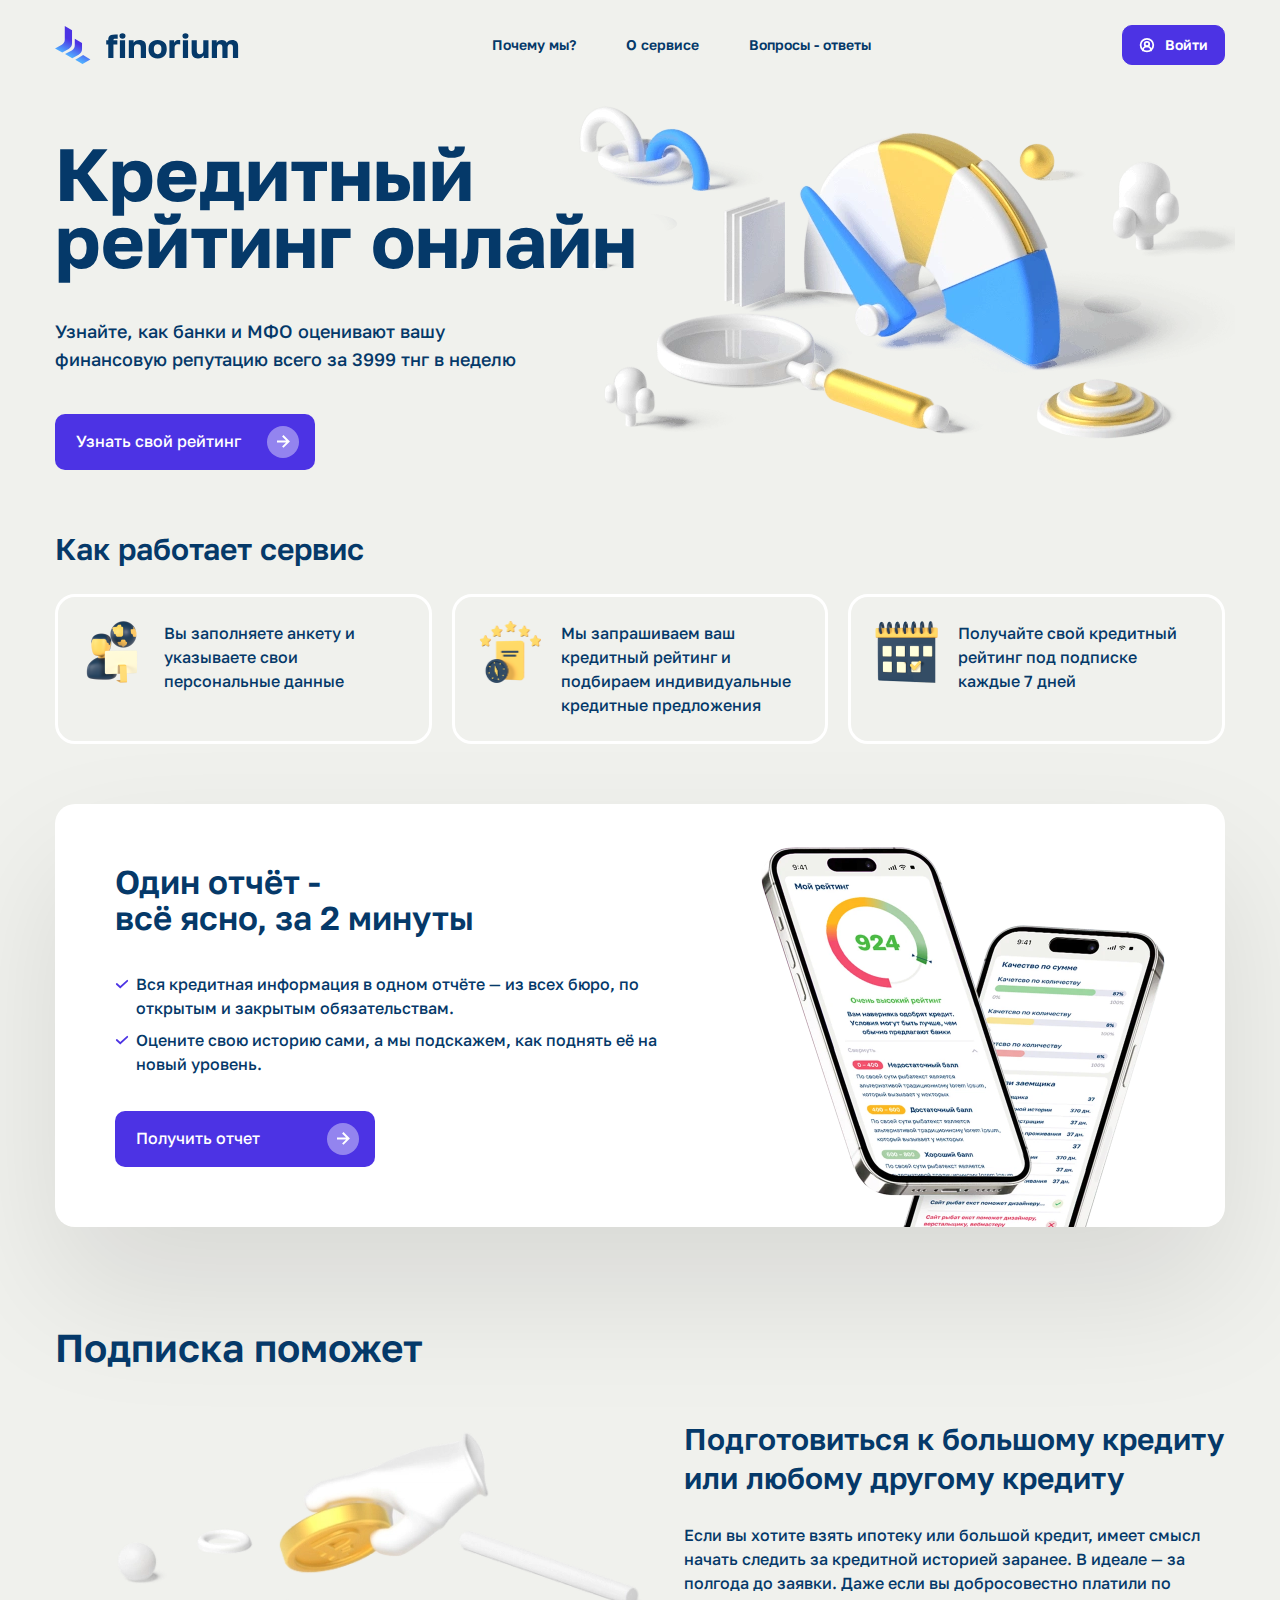
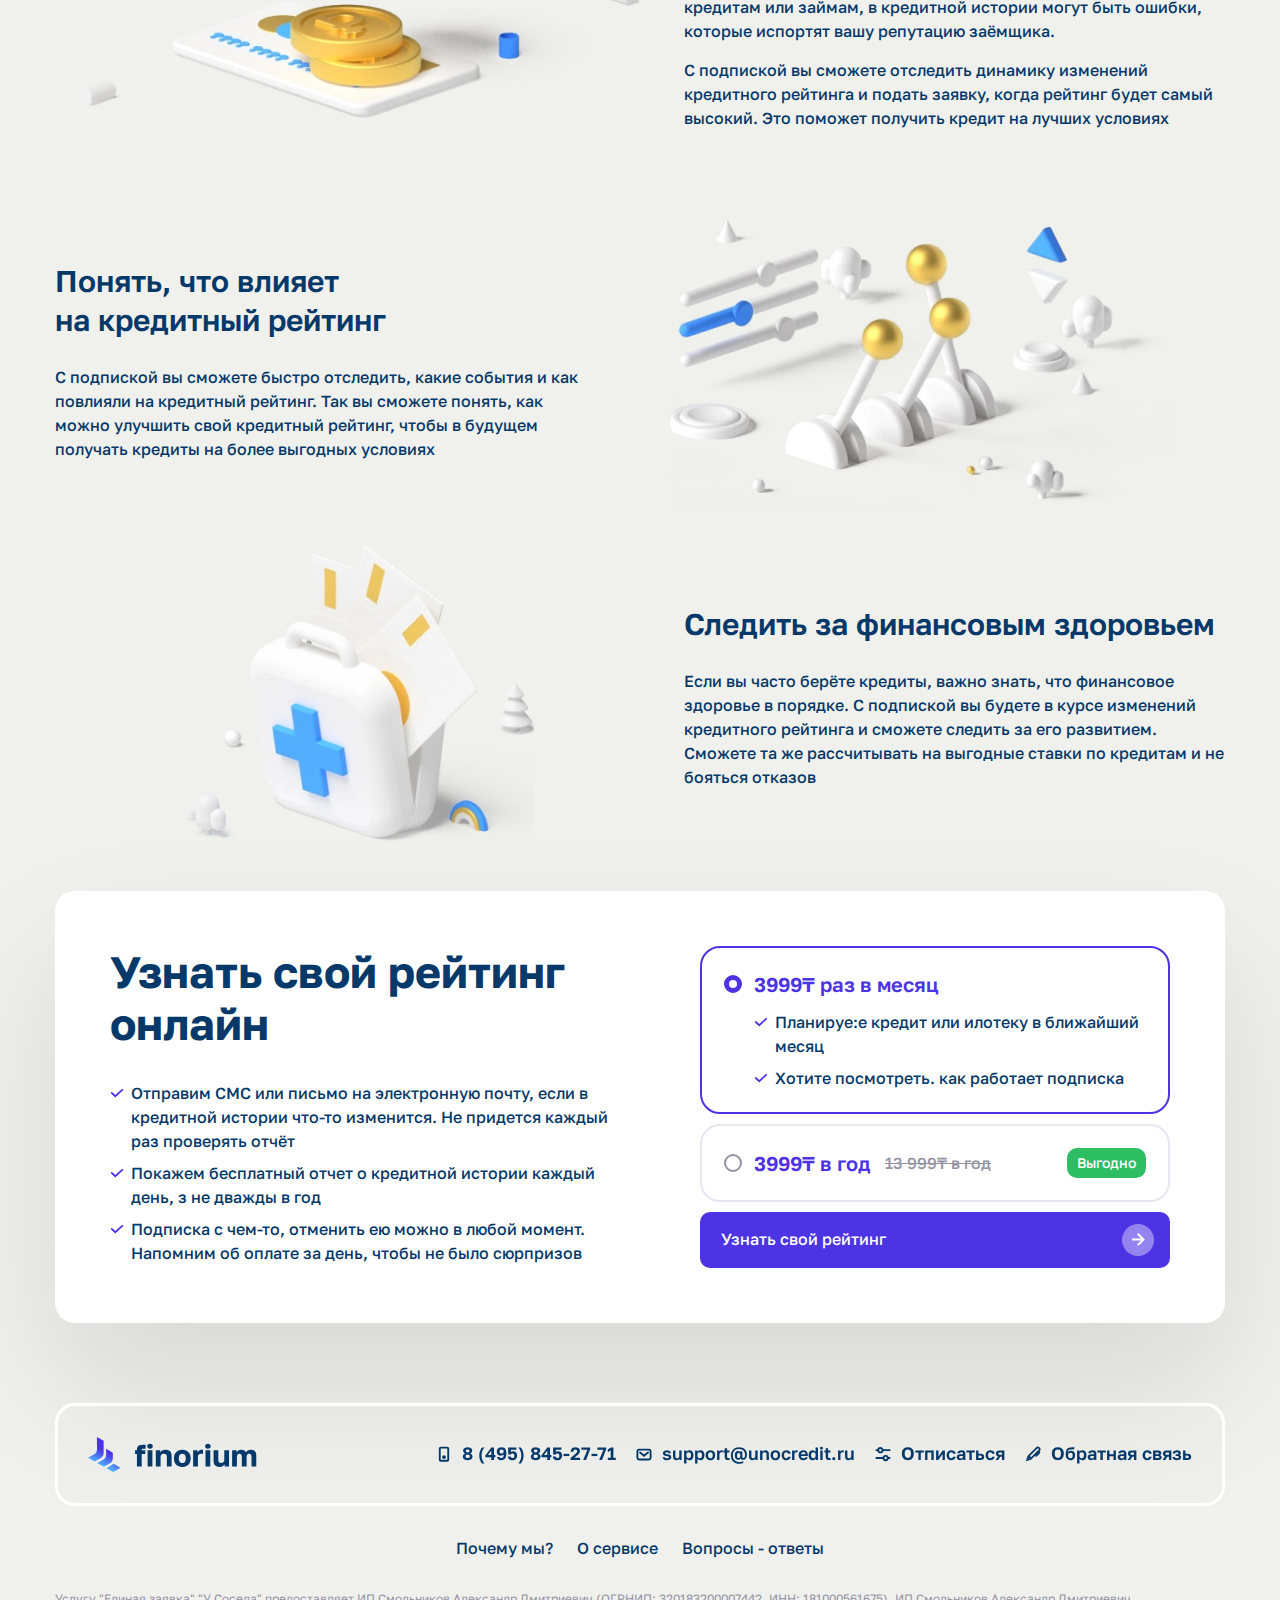
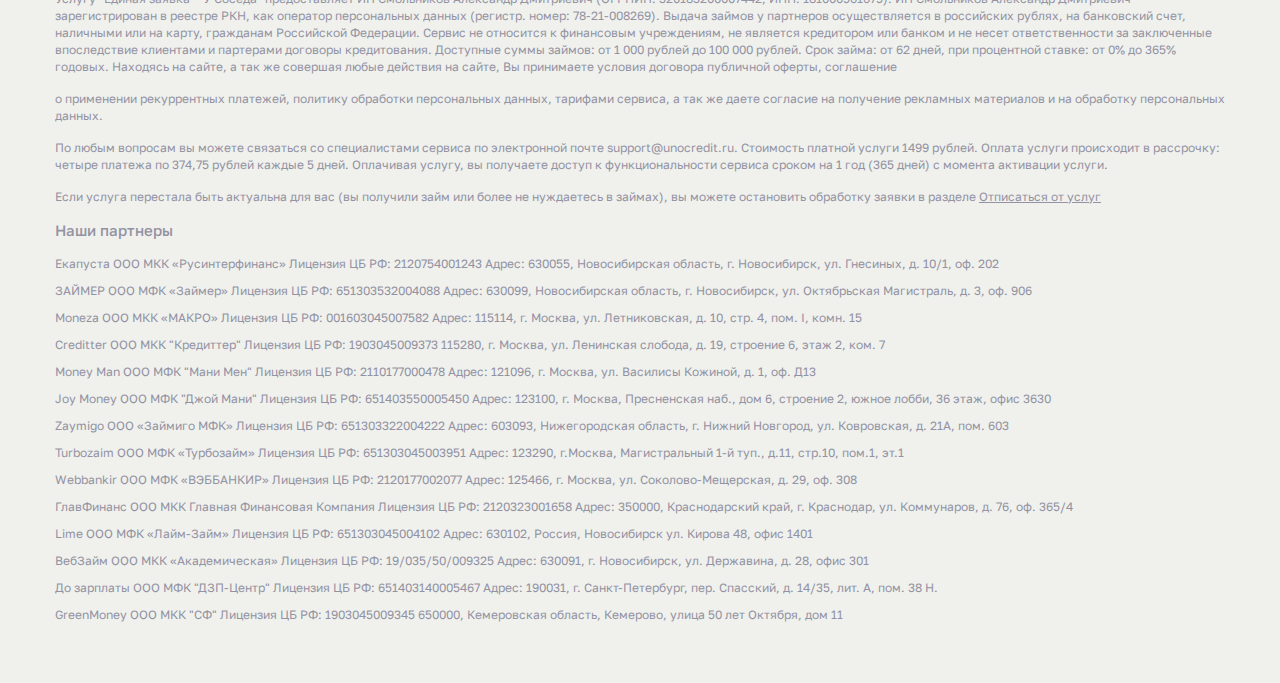
<file: rating.html>
<!doctype html>
<html lang="ru">
  <head>
    <meta charset="UTF-8">
    <meta http-equiv="x-ua-compatible" content="ie=edge">
    <meta
      name="viewport"
      content="width=device-width,initial-scale=1,shrink-to-fit=no"
    >
    <meta name="robots" content="index, follow">
    <meta name="google" content="notranslate">
    <meta name="format-detection" content="telephone=no">
    <meta name="description" content="">
    <title>Рейтинг</title>
    <link rel="stylesheet" href="./css/insides.min.css">
  </head>
  <body>
    <div class="wrapper">
      <header class="header" data-menu data-popup-offset-padding>
        <div class="container">
          <div class="header__wrapper">
            <a class="header__logo" href="./index.html">
              <img src="./images/header/logo.svg" alt="logo">
            </a>
            <div class="header__menu">
              <div class="header__actions">
                <div class="header__actions-wrapper">
                  <span class="header__action" data-anchor="features">
                    Почему мы?</span
                  >
                  <span class="header__action" data-anchor="service"
                    >О сервисе</span
                  >
                  <span class="header__action" data-anchor="questions"
                    >Вопросы - ответы</span
                  >
                </div>
              </div>
              <a class="header__menu-button button button_icon" href="#">
                <svg class="header__menu-icon">
                  <use
                    href="./images/sprite.svg#user"
                    xlink:href="./images/sprite.svg#user"
                  ></use>
                </svg>
                Войти
              </a>
            </div>
            <a class="header__user" href="#">
              <svg>
                <use
                  href="./images/sprite.svg#user"
                  xlink:href="./images/sprite.svg#user"
                ></use>
              </svg>
              <span>Войти</span>
            </a>
            <div class="header__menu-toggle" data-menu-toggle>
              <svg class="header__menu-icon-burger">
                <use
                  href="./images/sprite.svg#menu"
                  xlink:href="./images/sprite.svg#menu"
                ></use>
              </svg>
              <svg class="header__menu-icon-cross">
                <use
                  href="./images/sprite.svg#cross"
                  xlink:href="./images/sprite.svg#cross"
                ></use>
              </svg>
            </div>
          </div>
        </div>
      </header>
      <main class="content">
        <div class="rating">
          <div class="container">
            <section class="rating__main">
              <picture class="rating__main-decor">
                <source srcset="./images/rating/img_01.webp" type="image/webp">
                <img src="./images/rating/img_01.png" alt="decor">
              </picture>
              <h1 class="rating__main-title">
                Кредитный<br>
                рейтинг онлайн
              </h1>
              <span class="rating__main-info"
                >Узнайте, как банки и МФО оценивают вашу финансовую репутацию
                всего за 3999 тнг в неделю</span
              >
              <button class="rating__main-button button" type="button">
                Узнать свой рейтинг
                <span class="button__icon">
                  <svg>
                    <use
                      href="./images/sprite.svg#arrow"
                      xlink:href="./images/sprite.svg#arrow"
                    ></use>
                  </svg>
                </span>
              </button>
            </section>
            <section class="rating__services">
              <h3 class="rating__subtitle">Как работает сервис</h3>
              <div class="rating__services-items">
                <div class="rating__services-item">
                  <img
                    class="rating__services-icon"
                    src="./images/rating/icon_01.png"
                    alt="icon"
                  >
                  <p class="rating__services-info">
                    Вы заполняете анкету и указываете свои персональные данные
                  </p>
                </div>
                <div class="rating__services-item">
                  <img
                    class="rating__services-icon"
                    src="./images/rating/icon_02.png"
                    alt="icon"
                  >
                  <p class="rating__services-info">
                    Мы запрашиваем ваш кредитный рейтинг и подбираем
                    индивидуальные кредитные предложения
                  </p>
                </div>
                <div class="rating__services-item">
                  <img
                    class="rating__services-icon"
                    src="./images/rating/icon_03.png"
                    alt="icon"
                  >
                  <p class="rating__services-info">
                    Получайте свой кредитный рейтинг под подписке каждые 7 дней
                  </p>
                </div>
              </div>
            </section>
            <div class="rating__embed">
              <div class="rating__embed-wrapper">
                <h3 class="rating__embed__title">
                  Один отчёт -<br>
                  всё ясно, за 2 минуты
                </h3>
                <ul class="rating__list">
                  <li>
                    Вся кредитная информация в одном отчёте — из всех бюро, по
                    открытым и закрытым обязательствам.
                  </li>
                  <li>
                    Оцените свою историю сами, а мы подскажем, как поднять её на
                    новый уровень.
                  </li>
                </ul>
                <button class="rating__embed-button button" type="button">
                  Получить отчет
                  <span class="button__icon">
                    <svg>
                      <use
                        href="./images/sprite.svg#arrow"
                        xlink:href="./images/sprite.svg#arrow"
                      ></use>
                    </svg>
                  </span>
                </button>
              </div>
              <picture class="rating__embed-image">
                <source srcset="./images/rating/img_02.webp" type="image/webp">
                <img src="./images/rating/img_02.png" alt="image">
              </picture>
            </div>
            <div class="rating__features">
              <h2 class="rating__title">Подписка поможет</h2>
              <div class="rating__features-items">
                <div class="rating__features-item">
                  <picture class="rating__features-decor">
                    <source
                      srcset="./images/rating/decor_02.webp"
                      type="image/webp"
                    >
                    <img src="./images/rating/decor_02.png" alt="decor">
                  </picture>
                  <div class="rating__features-info">
                    <h3 class="rating__subtitle">
                      Подготовиться к большому кредиту или любому другому
                      кредиту
                    </h3>
                    <p class="rating__features-text">
                      Если вы хотите взять ипотеку или большой кредит, имеет
                      смысл начать следить за кредитной историей заранее. В
                      идеале — за полгода до заявки. Даже если вы добросовестно
                      платили по кредитам или займам, в кредитной истории могут
                      быть ошибки, которые испортят вашу репутацию заёмщика.
                    </p>
                    <p class="rating__features-text">
                      С подпиской вы сможете отследить динамику изменений
                      кредитного рейтинга и подать заявку, когда рейтинг будет
                      самый высокий. Это поможет получить кредит на лучших
                      условиях
                    </p>
                  </div>
                </div>
                <div class="rating__features-item">
                  <picture class="rating__features-decor">
                    <source
                      srcset="./images/rating/decor_03.webp"
                      type="image/webp"
                    >
                    <img src="./images/rating/decor_03.png" alt="decor">
                  </picture>
                  <div class="rating__features-info">
                    <h3 class="rating__subtitle">
                      Понять, что влияет<br>
                      на кредитный рейтинг
                    </h3>
                    <p class="rating__features-text">
                      С подпиской вы сможете быстро отследить, какие события и
                      как повлияли на кредитный рейтинг. Так вы сможете понять,
                      как можно улучшить свой кредитный рейтинг, чтобы в будущем
                      получать кредиты на более выгодных условиях
                    </p>
                  </div>
                </div>
                <div class="rating__features-item">
                  <picture class="rating__features-decor">
                    <source
                      srcset="./images/rating/decor_04.webp"
                      type="image/webp"
                    >
                    <img
                      width="215"
                      src="./images/rating/decor_04.png"
                      alt="decor"
                    >
                  </picture>
                  <div class="rating__features-info">
                    <h3 class="rating__subtitle">
                      Следить за финансовым здоровьем
                    </h3>
                    <p class="rating__features-text">
                      Если вы часто берёте кредиты, важно знать, что финансовое
                      здоровье в порядке. С подпиской вы будете в курсе
                      изменений кредитного рейтинга и сможете следить за его
                      развитием. Сможете та же рассчитывать на выгодные ставки
                      по кредитам и не бояться отказов
                    </p>
                  </div>
                </div>
              </div>
            </div>
            <div class="rating__check">
              <div class="rating__check-body">
                <h1 class="rating__check-title">Узнать свой рейтинг онлайн</h1>
                <ul class="rating__list">
                  <li>
                    Отправим СМС или письмо на электронную почту, если в
                    кредитной истории что-то изменится. Не придется каждый раз
                    проверять отчёт
                  </li>
                  <li>
                    Покажем бесплатный отчет о кредитной истории каждый день, з
                    не дважды в год
                  </li>
                  <li>
                    Подписка с чем-то, отменить ею можно в любой момент.
                    Напомним об оплате за день, чтобы не было сюрпризов
                  </li>
                </ul>
              </div>
              <div class="rating__check-actions">
                <label class="rating__radio">
                  <input
                    class="rating__radio-input"
                    checked="checked"
                    name="subscribe"
                    type="radio"
                    value="month"
                  >
                  <div class="rating__radio-wrapper">
                    <span class="rating__radio-icon"></span>
                    <strong class="rating__radio-label rating__radio-label_full"
                      >3999₸ раз в месяц</strong
                    >
                    <ul class="rating__list">
                      <li>Планируе:е кредит или илотеку в ближайший месяц</li>
                      <li>Хотите посмотреть. как работает подписка</li>
                    </ul>
                  </div>
                </label>
                <label class="rating__radio">
                  <input
                    class="rating__radio-input"
                    name="subscribe"
                    type="radio"
                    value="year"
                  >
                  <div class="rating__radio-wrapper">
                    <span class="rating__radio-icon"></span>
                    <strong class="rating__radio-label"
                      >3999₸ в год <span>13 999₸ в год</span></strong
                    >
                    <span class="rating__radio-flag">Выгодно</span>
                  </div>
                </label>
                <button class="rating__check-button button" type="button">
                  Узнать свой рейтинг
                  <span class="button__icon">
                    <svg>
                      <use
                        href="./images/sprite.svg#arrow"
                        xlink:href="./images/sprite.svg#arrow"
                      ></use>
                    </svg>
                  </span>
                </button>
              </div>
            </div>
          </div>
        </div>
      </main>
      <footer class="footer">
        <div class="container">
          <div class="footer__header">
            <a class="footer__logo" href="./index.html">
              <img src="./images/footer/logo.svg" alt="logo">
            </a>
            <div class="footer__contacts">
              <a class="footer__contact" href="#">
                <svg>
                  <use
                    href="./images/sprite.svg#phone"
                    xlink:href="./images/sprite.svg#phone"
                  ></use>
                </svg>
                8 (495) 845-27-71
              </a>
              <a class="footer__contact" href="#">
                <svg>
                  <use
                    href="./images/sprite.svg#mail"
                    xlink:href="./images/sprite.svg#mail"
                  ></use>
                </svg>
                support@unocredit.ru
              </a>
              <a class="footer__contact" href="#">
                <svg>
                  <use
                    href="./images/sprite.svg#settings"
                    xlink:href="./images/sprite.svg#settings"
                  ></use>
                </svg>
                Отписаться
              </a>
              <a class="footer__contact" href="#">
                <svg>
                  <use
                    href="./images/sprite.svg#edit"
                    xlink:href="./images/sprite.svg#edit"
                  ></use>
                </svg>
                Обратная связь
              </a>
            </div>
          </div>
          <div class="footer__actions">
            <span class="footer__action" data-anchor="features"
              >Почему мы?</span
            >
            <span class="footer__action" data-anchor="service">О сервисе</span>
            <span class="footer__action" data-anchor="questions"
              >Вопросы - ответы</span
            >
          </div>
          <p class="footer__text">
            Услугу "Единая заявка" "У Соседа" предоставляет ИП Смольников
            Александр Дмитриевич (ОГРНИП: 320183200007442, ИНН: 181000561675).
            ИП Смольников Александр Дмитриевич зарегистрирован в реестре РКН,
            как оператор персональных данных (регистр. номер: 78-21-008269).
            Выдача займов у партнеров осуществляется в российских рублях, на
            банковский счет, наличными или на карту, гражданам Российской
            Федерации. Сервис не относится к финансовым учреждениям, не является
            кредитором или банком и не несет ответственности за заключенные
            впоследствие клиентами и партерами договоры кредитования. Доступные
            суммы займов: от 1 000 рублей до 100 000 рублей. Срок займа: от 62
            дней, при процентной ставке: от 0% до 365% годовых. Находясь на
            сайте, а так же совершая любые действия на сайте, Вы принимаете
            условия договора публичной оферты, соглашение
          </p>
          <p class="footer__text">
            о применении рекуррентных платежей, политику обработки персональных
            данных, тарифами сервиса, а так же даете согласие на получение
            рекламных материалов и на обработку персональных данных.
          </p>
          <p class="footer__text">
            По любым вопросам вы можете связаться со специалистами сервиса по
            электронной почте support@unocredit.ru. Стоимость платной услуги
            1499 рублей. Оплата услуги происходит в рассрочку: четыре платежа по
            374,75 рублей каждые 5 дней. Оплачивая услугу, вы получаете доступ к
            функциональности сервиса сроком на 1 год (365 дней) с момента
            активации услуги.
          </p>
          <p class="footer__text">
            Если услуга перестала быть актуальна для вас (вы получили займ или
            более не нуждаетесь в займах), вы можете остановить обработку заявки
            в разделе
            <a href="#">Отписаться от услуг</a>
          </p>
          <span class="footer__label">Наши партнеры</span>
          <ul class="footer__partners">
            <li>
              Екапуста ООО МКК «Русинтерфинанс» Лицензия ЦБ РФ: 2120754001243
              Адрес: 630055, Новосибирская область, г. Новосибирск, ул.
              Гнесиных, д. 10/1, оф. 202
            </li>
            <li>
              ЗАЙМЕР ООО МФК «Займер» Лицензия ЦБ РФ: 651303532004088 Адрес:
              630099, Новосибирская область, г. Новосибирск, ул. Октябрьская
              Магистраль, д. 3, оф. 906
            </li>
            <li>
              Moneza ООО МКК «МАКРО» Лицензия ЦБ РФ: 001603045007582 Адрес:
              115114, г. Москва, ул. Летниковская, д. 10, стр. 4, пом. I, комн.
              15
            </li>
            <li>
              Creditter ООО МКК "Кредиттер" Лицензия ЦБ РФ: 1903045009373
              115280, г. Москва, ул. Ленинская слобода, д. 19, строение 6, этаж
              2, ком. 7
            </li>
            <li>
              Money Man ООО МФК "Мани Мен" Лицензия ЦБ РФ: 2110177000478 Адрес:
              121096, г. Москва, ул. Василисы Кожиной, д. 1, оф. Д13
            </li>
            <li>
              Joy Money ООО МФК "Джой Мани" Лицензия ЦБ РФ: 651403550005450
              Адрес: 123100, г. Москва, Пресненская наб., дом 6, строение 2,
              южное лобби, 36 этаж, офис 3630
            </li>
            <li>
              Zaymigo ООО «Займиго МФК» Лицензия ЦБ РФ: 651303322004222 Адрес:
              603093, Нижегородская область, г. Нижний Новгород, ул. Ковровская,
              д. 21А, пом. 603
            </li>
            <li>
              Turbozaim ООО МФК «Турбозайм» Лицензия ЦБ РФ: 651303045003951
              Адрес: 123290, г.Москва, Магистральный 1-й туп., д.11, стр.10,
              пом.1, эт.1
            </li>
            <li>
              Webbankir ООО МФК «ВЭББАНКИР» Лицензия ЦБ РФ: 2120177002077 Адрес:
              125466, г. Москва, ул. Соколово-Мещерская, д. 29, оф. 308
            </li>
            <li>
              ГлавФинанс ООО МКК Главная Финансовая Компания Лицензия ЦБ РФ:
              2120323001658 Адрес: 350000, Краснодарский край, г. Краснодар, ул.
              Коммунаров, д. 76, оф. 365/4
            </li>
            <li>
              Lime ООО МФК «Лайм-Займ» Лицензия ЦБ РФ: 651303045004102 Адрес:
              630102, Россия, Новосибирск ул. Кирова 48, офис 1401
            </li>
            <li>
              ВебЗайм ООО МКК «Академическая» Лицензия ЦБ РФ: 19/035/50/009325
              Адрес: 630091, г. Новосибирск, ул. Державина, д. 28, офис 301
            </li>
            <li>
              До зарплаты ООО МФК "ДЗП-Центр" Лицензия ЦБ РФ: 651403140005467
              Адрес: 190031, г. Санкт-Петербург, пер. Спасский, д. 14/35, лит.
              А, пом. 38 Н.
            </li>
            <li>
              GreenMoney ООО МКК "СФ" Лицензия ЦБ РФ: 1903045009345 650000,
              Кемеровская область, Кемерово, улица 50 лет Октября, дом 11
            </li>
          </ul>
        </div>
      </footer>
    </div>
    <script src="./js/insides.js"></script>
  </body>
</html>
</file>
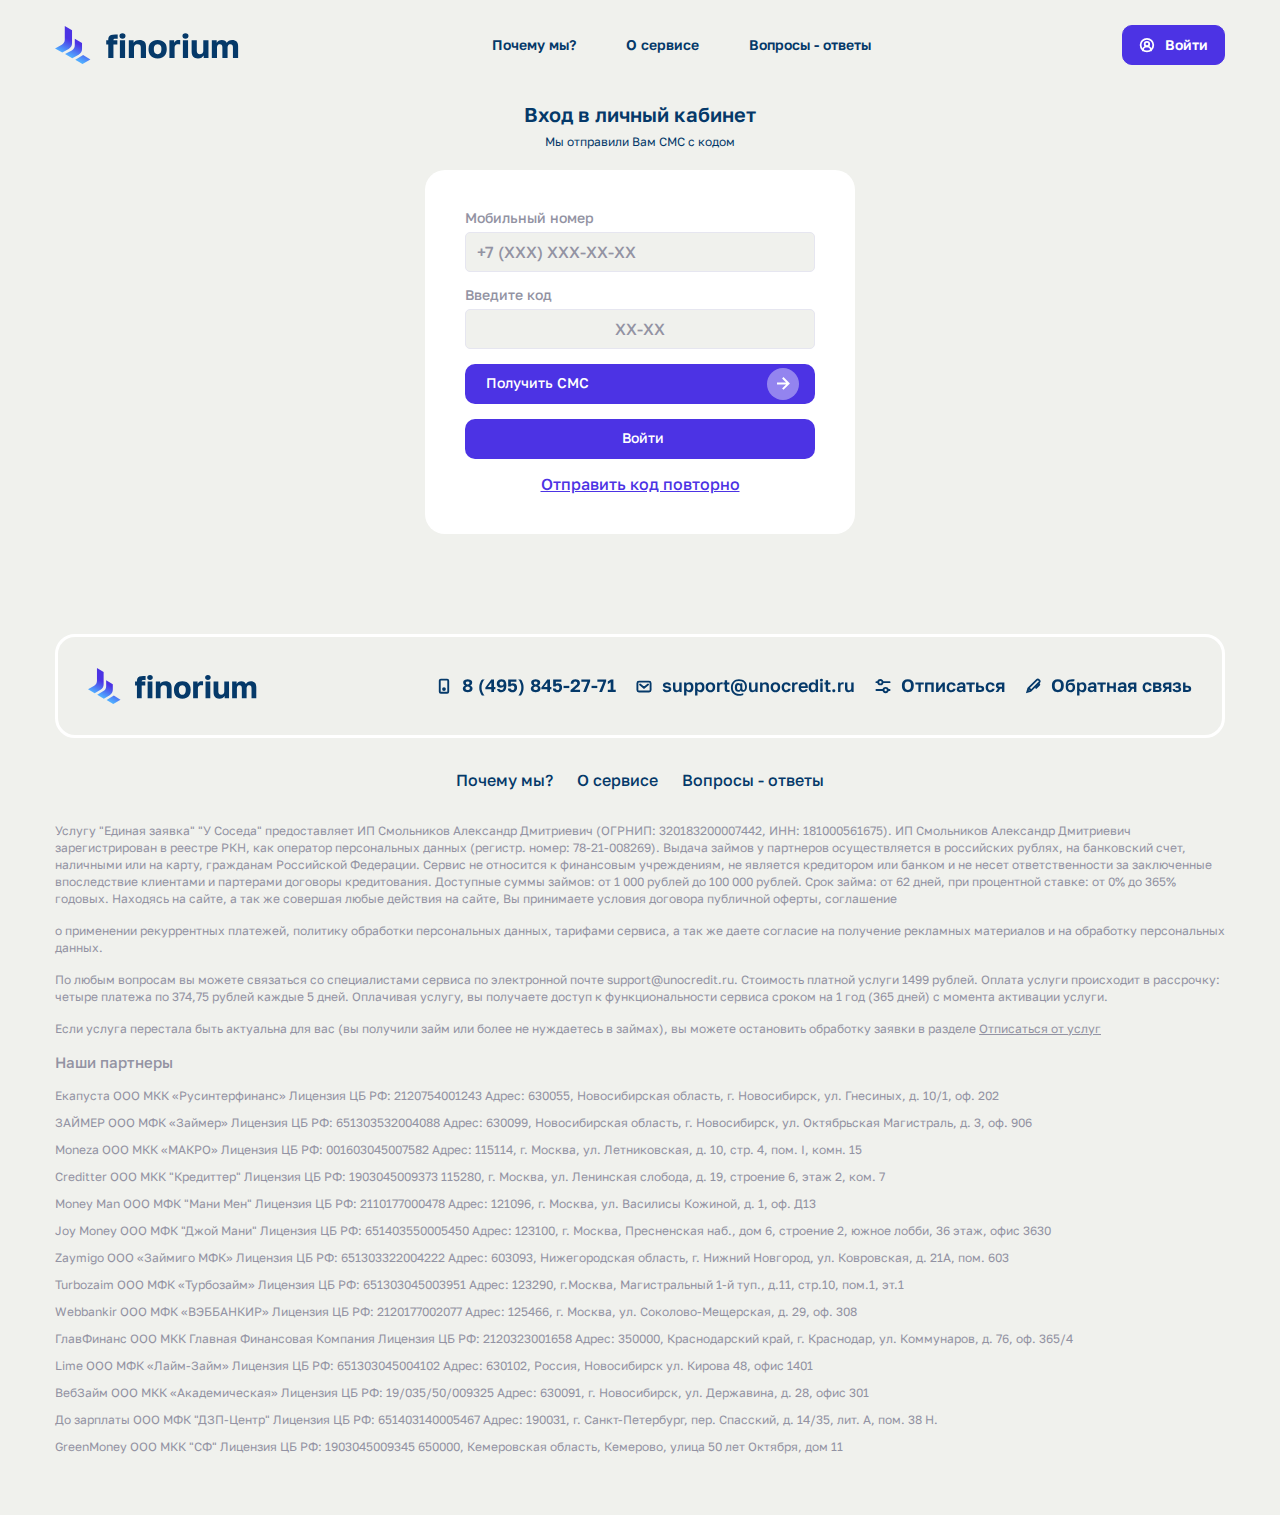
<file: signin.html>
<!doctype html>
<html lang="ru">
  <head>
    <meta charset="UTF-8">
    <meta http-equiv="x-ua-compatible" content="ie=edge">
    <meta
      name="viewport"
      content="width=device-width,initial-scale=1,shrink-to-fit=no"
    >
    <meta name="robots" content="index, follow">
    <meta name="google" content="notranslate">
    <meta name="format-detection" content="telephone=no">
    <meta name="description" content="">
    <title>Выход</title>
    <link rel="stylesheet" href="./css/insides.min.css">
  </head>
  <body>
    <div class="wrapper">
      <header class="header" data-menu data-popup-offset-padding>
        <div class="container">
          <div class="header__wrapper">
            <a class="header__logo" href="./index.html">
              <img src="./images/header/logo.svg" alt="logo">
            </a>
            <div class="header__menu">
              <div class="header__actions">
                <div class="header__actions-wrapper">
                  <span class="header__action" data-anchor="features">
                    Почему мы?</span
                  >
                  <span class="header__action" data-anchor="service"
                    >О сервисе</span
                  >
                  <span class="header__action" data-anchor="questions"
                    >Вопросы - ответы</span
                  >
                </div>
              </div>
              <a class="header__menu-button button button_icon" href="#">
                <svg class="header__menu-icon">
                  <use
                    href="./images/sprite.svg#user"
                    xlink:href="./images/sprite.svg#user"
                  ></use>
                </svg>
                Войти
              </a>
            </div>
            <a class="header__user" href="#">
              <svg>
                <use
                  href="./images/sprite.svg#user"
                  xlink:href="./images/sprite.svg#user"
                ></use>
              </svg>
              <span>Войти</span>
            </a>
            <div class="header__menu-toggle" data-menu-toggle>
              <svg class="header__menu-icon-burger">
                <use
                  href="./images/sprite.svg#menu"
                  xlink:href="./images/sprite.svg#menu"
                ></use>
              </svg>
              <svg class="header__menu-icon-cross">
                <use
                  href="./images/sprite.svg#cross"
                  xlink:href="./images/sprite.svg#cross"
                ></use>
              </svg>
            </div>
          </div>
        </div>
      </header>
      <main class="content">
        <div class="insides">
          <div class="container">
            <div class="main-block">
              <div class="title">
                <h2 class="title__main">Вход в личный кабинет</h2>
                <p class="title__sub">Мы отправили Вам СМС с кодом</p>
              </div>
              <div class="main-block__body">
                <form class="insides__form">
                  <div class="inputs input">
                    <div class="input__wrapper">
                      <span class="input__label">Мобильный номер</span>
                      <label class="input__group">
                        <input
                          class="input__target"
                          type="text"
                          placeholder="+7 (XXX) XXX-XX-XX"
                        >
                        <div class="input__bg"></div>
                      </label>
                    </div>
                  </div>
                  <div
                    class="insides__input insides__input_center inputs input"
                  >
                    <div class="input__wrapper">
                      <span class="input__label">Введите код</span>
                      <label class="input__group">
                        <input
                          class="input__target"
                          type="text"
                          placeholder="XX-XX"
                        >
                        <div class="input__bg"></div>
                      </label>
                    </div>
                  </div>
                  <button
                    class="insides__submit button button_sm"
                    type="submit"
                  >
                    Получить СМС
                    <span class="button__icon">
                      <svg>
                        <use
                          href="./images/sprite.svg#arrow"
                          xlink:href="./images/sprite.svg#arrow"
                        ></use>
                      </svg>
                    </span>
                  </button>
                  <button
                    class="insides__submit button button_sm"
                    type="submit"
                  >
                    Войти
                  </button>
                  <a class="insides__action" href="#">Отправить код повторно</a>
                </form>
              </div>
            </div>
          </div>
        </div>
      </main>
      <footer class="footer">
        <div class="container">
          <div class="footer__header">
            <a class="footer__logo" href="./index.html">
              <img src="./images/footer/logo.svg" alt="logo">
            </a>
            <div class="footer__contacts">
              <a class="footer__contact" href="#">
                <svg>
                  <use
                    href="./images/sprite.svg#phone"
                    xlink:href="./images/sprite.svg#phone"
                  ></use>
                </svg>
                8 (495) 845-27-71
              </a>
              <a class="footer__contact" href="#">
                <svg>
                  <use
                    href="./images/sprite.svg#mail"
                    xlink:href="./images/sprite.svg#mail"
                  ></use>
                </svg>
                support@unocredit.ru
              </a>
              <a class="footer__contact" href="#">
                <svg>
                  <use
                    href="./images/sprite.svg#settings"
                    xlink:href="./images/sprite.svg#settings"
                  ></use>
                </svg>
                Отписаться
              </a>
              <a class="footer__contact" href="#">
                <svg>
                  <use
                    href="./images/sprite.svg#edit"
                    xlink:href="./images/sprite.svg#edit"
                  ></use>
                </svg>
                Обратная связь
              </a>
            </div>
          </div>
          <div class="footer__actions">
            <span class="footer__action" data-anchor="features"
              >Почему мы?</span
            >
            <span class="footer__action" data-anchor="service">О сервисе</span>
            <span class="footer__action" data-anchor="questions"
              >Вопросы - ответы</span
            >
          </div>
          <p class="footer__text">
            Услугу "Единая заявка" "У Соседа" предоставляет ИП Смольников
            Александр Дмитриевич (ОГРНИП: 320183200007442, ИНН: 181000561675).
            ИП Смольников Александр Дмитриевич зарегистрирован в реестре РКН,
            как оператор персональных данных (регистр. номер: 78-21-008269).
            Выдача займов у партнеров осуществляется в российских рублях, на
            банковский счет, наличными или на карту, гражданам Российской
            Федерации. Сервис не относится к финансовым учреждениям, не является
            кредитором или банком и не несет ответственности за заключенные
            впоследствие клиентами и партерами договоры кредитования. Доступные
            суммы займов: от 1 000 рублей до 100 000 рублей. Срок займа: от 62
            дней, при процентной ставке: от 0% до 365% годовых. Находясь на
            сайте, а так же совершая любые действия на сайте, Вы принимаете
            условия договора публичной оферты, соглашение
          </p>
          <p class="footer__text">
            о применении рекуррентных платежей, политику обработки персональных
            данных, тарифами сервиса, а так же даете согласие на получение
            рекламных материалов и на обработку персональных данных.
          </p>
          <p class="footer__text">
            По любым вопросам вы можете связаться со специалистами сервиса по
            электронной почте support@unocredit.ru. Стоимость платной услуги
            1499 рублей. Оплата услуги происходит в рассрочку: четыре платежа по
            374,75 рублей каждые 5 дней. Оплачивая услугу, вы получаете доступ к
            функциональности сервиса сроком на 1 год (365 дней) с момента
            активации услуги.
          </p>
          <p class="footer__text">
            Если услуга перестала быть актуальна для вас (вы получили займ или
            более не нуждаетесь в займах), вы можете остановить обработку заявки
            в разделе
            <a href="#">Отписаться от услуг</a>
          </p>
          <span class="footer__label">Наши партнеры</span>
          <ul class="footer__partners">
            <li>
              Екапуста ООО МКК «Русинтерфинанс» Лицензия ЦБ РФ: 2120754001243
              Адрес: 630055, Новосибирская область, г. Новосибирск, ул.
              Гнесиных, д. 10/1, оф. 202
            </li>
            <li>
              ЗАЙМЕР ООО МФК «Займер» Лицензия ЦБ РФ: 651303532004088 Адрес:
              630099, Новосибирская область, г. Новосибирск, ул. Октябрьская
              Магистраль, д. 3, оф. 906
            </li>
            <li>
              Moneza ООО МКК «МАКРО» Лицензия ЦБ РФ: 001603045007582 Адрес:
              115114, г. Москва, ул. Летниковская, д. 10, стр. 4, пом. I, комн.
              15
            </li>
            <li>
              Creditter ООО МКК "Кредиттер" Лицензия ЦБ РФ: 1903045009373
              115280, г. Москва, ул. Ленинская слобода, д. 19, строение 6, этаж
              2, ком. 7
            </li>
            <li>
              Money Man ООО МФК "Мани Мен" Лицензия ЦБ РФ: 2110177000478 Адрес:
              121096, г. Москва, ул. Василисы Кожиной, д. 1, оф. Д13
            </li>
            <li>
              Joy Money ООО МФК "Джой Мани" Лицензия ЦБ РФ: 651403550005450
              Адрес: 123100, г. Москва, Пресненская наб., дом 6, строение 2,
              южное лобби, 36 этаж, офис 3630
            </li>
            <li>
              Zaymigo ООО «Займиго МФК» Лицензия ЦБ РФ: 651303322004222 Адрес:
              603093, Нижегородская область, г. Нижний Новгород, ул. Ковровская,
              д. 21А, пом. 603
            </li>
            <li>
              Turbozaim ООО МФК «Турбозайм» Лицензия ЦБ РФ: 651303045003951
              Адрес: 123290, г.Москва, Магистральный 1-й туп., д.11, стр.10,
              пом.1, эт.1
            </li>
            <li>
              Webbankir ООО МФК «ВЭББАНКИР» Лицензия ЦБ РФ: 2120177002077 Адрес:
              125466, г. Москва, ул. Соколово-Мещерская, д. 29, оф. 308
            </li>
            <li>
              ГлавФинанс ООО МКК Главная Финансовая Компания Лицензия ЦБ РФ:
              2120323001658 Адрес: 350000, Краснодарский край, г. Краснодар, ул.
              Коммунаров, д. 76, оф. 365/4
            </li>
            <li>
              Lime ООО МФК «Лайм-Займ» Лицензия ЦБ РФ: 651303045004102 Адрес:
              630102, Россия, Новосибирск ул. Кирова 48, офис 1401
            </li>
            <li>
              ВебЗайм ООО МКК «Академическая» Лицензия ЦБ РФ: 19/035/50/009325
              Адрес: 630091, г. Новосибирск, ул. Державина, д. 28, офис 301
            </li>
            <li>
              До зарплаты ООО МФК "ДЗП-Центр" Лицензия ЦБ РФ: 651403140005467
              Адрес: 190031, г. Санкт-Петербург, пер. Спасский, д. 14/35, лит.
              А, пом. 38 Н.
            </li>
            <li>
              GreenMoney ООО МКК "СФ" Лицензия ЦБ РФ: 1903045009345 650000,
              Кемеровская область, Кемерово, улица 50 лет Октября, дом 11
            </li>
          </ul>
        </div>
      </footer>
    </div>
    <script src="./js/insides.js"></script>
  </body>
</html>
</file>
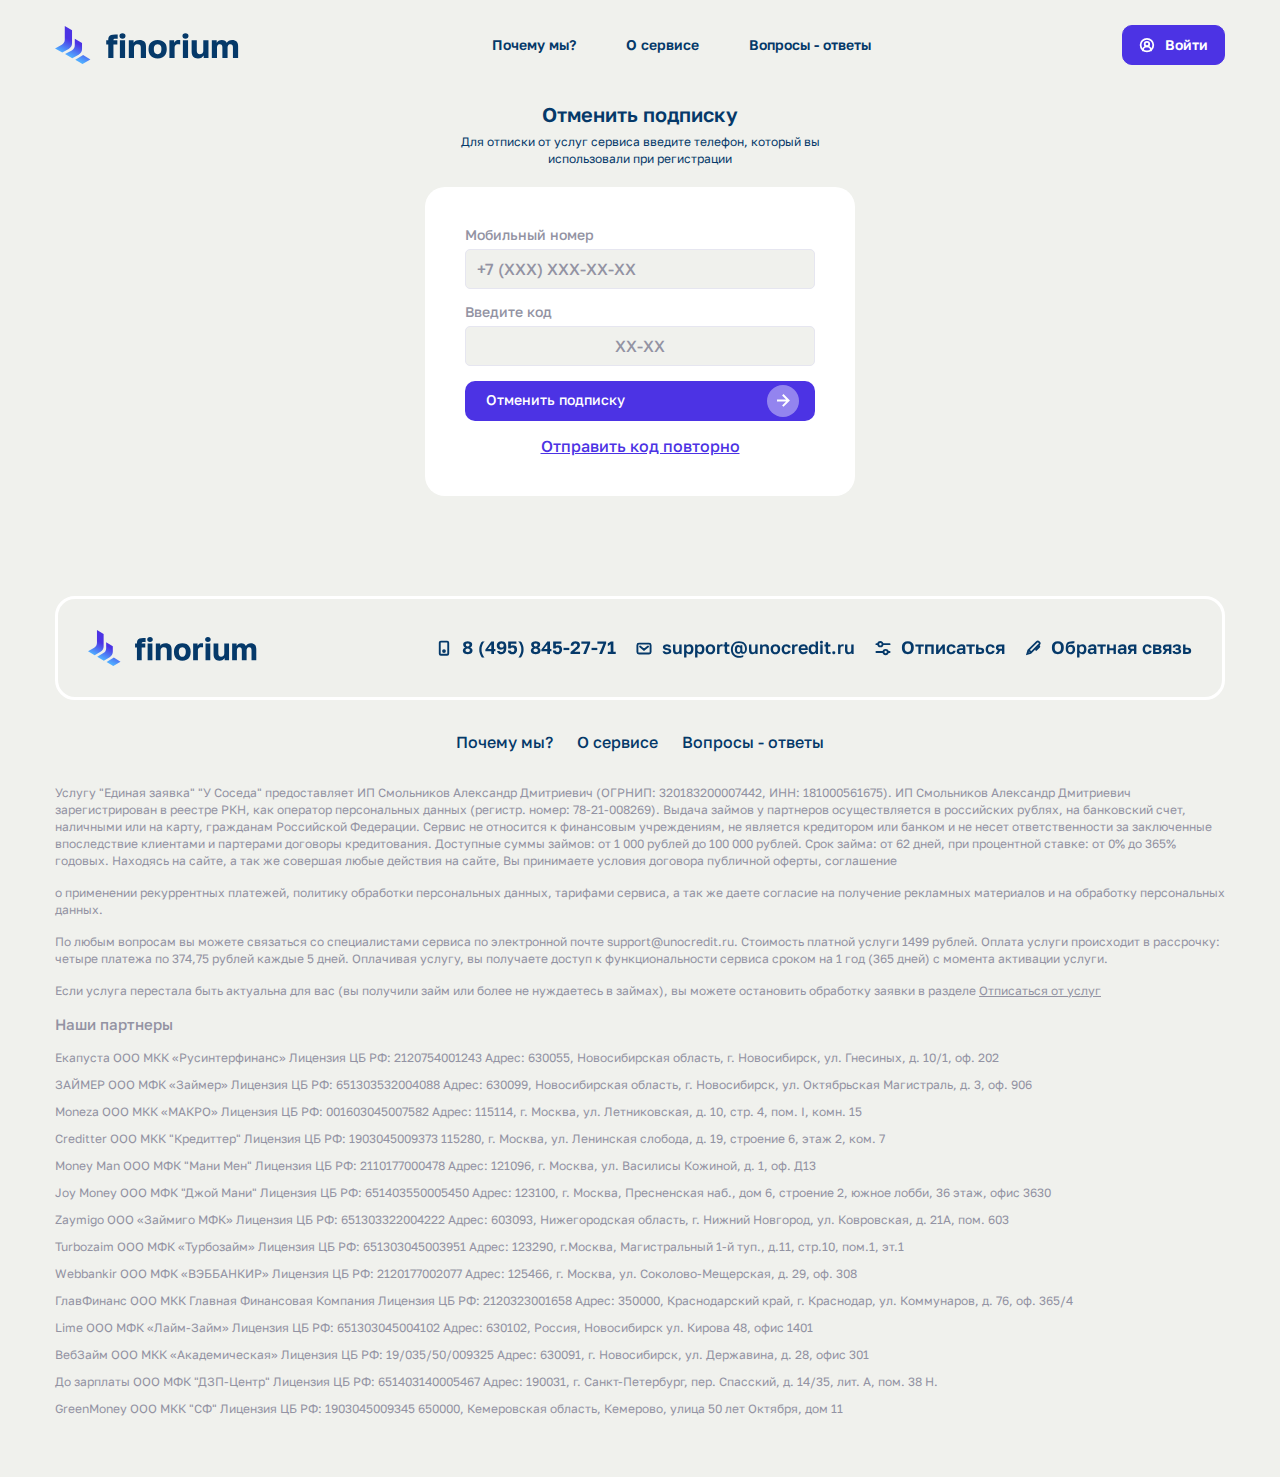
<file: unsubscribe.html>
<!doctype html>
<html lang="ru">
  <head>
    <meta charset="UTF-8">
    <meta http-equiv="x-ua-compatible" content="ie=edge">
    <meta
      name="viewport"
      content="width=device-width,initial-scale=1,shrink-to-fit=no"
    >
    <meta name="robots" content="index, follow">
    <meta name="google" content="notranslate">
    <meta name="format-detection" content="telephone=no">
    <meta name="description" content="">
    <title>Отмена подписки</title>
    <link rel="stylesheet" href="./css/insides.min.css">
  </head>
  <body>
    <div class="wrapper">
      <header class="header" data-menu data-popup-offset-padding>
        <div class="container">
          <div class="header__wrapper">
            <a class="header__logo" href="./index.html">
              <img src="./images/header/logo.svg" alt="logo">
            </a>
            <div class="header__menu">
              <div class="header__actions">
                <div class="header__actions-wrapper">
                  <span class="header__action" data-anchor="features">
                    Почему мы?</span
                  >
                  <span class="header__action" data-anchor="service"
                    >О сервисе</span
                  >
                  <span class="header__action" data-anchor="questions"
                    >Вопросы - ответы</span
                  >
                </div>
              </div>
              <a class="header__menu-button button button_icon" href="#">
                <svg class="header__menu-icon">
                  <use
                    href="./images/sprite.svg#user"
                    xlink:href="./images/sprite.svg#user"
                  ></use>
                </svg>
                Войти
              </a>
            </div>
            <a class="header__user" href="#">
              <svg>
                <use
                  href="./images/sprite.svg#user"
                  xlink:href="./images/sprite.svg#user"
                ></use>
              </svg>
              <span>Войти</span>
            </a>
            <div class="header__menu-toggle" data-menu-toggle>
              <svg class="header__menu-icon-burger">
                <use
                  href="./images/sprite.svg#menu"
                  xlink:href="./images/sprite.svg#menu"
                ></use>
              </svg>
              <svg class="header__menu-icon-cross">
                <use
                  href="./images/sprite.svg#cross"
                  xlink:href="./images/sprite.svg#cross"
                ></use>
              </svg>
            </div>
          </div>
        </div>
      </header>
      <main class="content">
        <div class="insides">
          <div class="container">
            <div class="main-block">
              <div class="title">
                <h2 class="title__main">Отменить подписку</h2>
                <p class="title__sub">
                  Для отписки от услуг сервиса введите телефон, который вы
                  использовали при регистрации
                </p>
              </div>
              <div class="main-block__body">
                <form class="insides__form">
                  <div class="inputs input">
                    <div class="input__wrapper">
                      <span class="input__label">Мобильный номер</span>
                      <label class="input__group">
                        <input
                          class="input__target"
                          type="text"
                          placeholder="+7 (XXX) XXX-XX-XX"
                        >
                        <div class="input__bg"></div>
                      </label>
                    </div>
                  </div>
                  <div
                    class="insides__input insides__input_center inputs input"
                  >
                    <div class="input__wrapper">
                      <span class="input__label">Введите код</span>
                      <label class="input__group">
                        <input
                          class="input__target"
                          type="text"
                          placeholder="XX-XX"
                        >
                        <div class="input__bg"></div>
                      </label>
                    </div>
                  </div>
                  <button
                    class="insides__submit button button_sm"
                    type="button"
                    data-popup-id="id_popup"
                  >
                    Отменить подписку
                    <span class="button__icon">
                      <svg>
                        <use
                          href="./images/sprite.svg#arrow"
                          xlink:href="./images/sprite.svg#arrow"
                        ></use>
                      </svg>
                    </span>
                  </button>
                  <a class="insides__action" href="#">Отправить код повторно</a>
                </form>
              </div>
            </div>
          </div>
          <div id="id_popup" class="popup" data-popup>
            <div class="popup__wrapper" data-popup-wrapper>
              <div class="popup__body" data-popup-body>
                <div class="popup__close" data-popup-close>
                  <svg>
                    <use
                      href="./images/sprite.svg#cross"
                      xlink:href="./images/sprite.svg#cross"
                    ></use>
                  </svg>
                </div>
                <h2 class="popup__title">
                  Вы уверены, что хотите отменить подписку?
                </h2>
                <p class="popup__text">
                  Это существенно снизит вероятность одобрения займа
                </p>
                <div class="popup__actions">
                  <a
                    class="popup__action button button_sm"
                    href="#"
                    data-popup-close
                    >Оставить подписку
                  </a>
                  <a class="popup__cancel" href="#">Отменить подписку</a>
                </div>
              </div>
            </div>
          </div>
        </div>
      </main>
      <footer class="footer">
        <div class="container">
          <div class="footer__header">
            <a class="footer__logo" href="./index.html">
              <img src="./images/footer/logo.svg" alt="logo">
            </a>
            <div class="footer__contacts">
              <a class="footer__contact" href="#">
                <svg>
                  <use
                    href="./images/sprite.svg#phone"
                    xlink:href="./images/sprite.svg#phone"
                  ></use>
                </svg>
                8 (495) 845-27-71
              </a>
              <a class="footer__contact" href="#">
                <svg>
                  <use
                    href="./images/sprite.svg#mail"
                    xlink:href="./images/sprite.svg#mail"
                  ></use>
                </svg>
                support@unocredit.ru
              </a>
              <a class="footer__contact" href="#">
                <svg>
                  <use
                    href="./images/sprite.svg#settings"
                    xlink:href="./images/sprite.svg#settings"
                  ></use>
                </svg>
                Отписаться
              </a>
              <a class="footer__contact" href="#">
                <svg>
                  <use
                    href="./images/sprite.svg#edit"
                    xlink:href="./images/sprite.svg#edit"
                  ></use>
                </svg>
                Обратная связь
              </a>
            </div>
          </div>
          <div class="footer__actions">
            <span class="footer__action" data-anchor="features"
              >Почему мы?</span
            >
            <span class="footer__action" data-anchor="service">О сервисе</span>
            <span class="footer__action" data-anchor="questions"
              >Вопросы - ответы</span
            >
          </div>
          <p class="footer__text">
            Услугу "Единая заявка" "У Соседа" предоставляет ИП Смольников
            Александр Дмитриевич (ОГРНИП: 320183200007442, ИНН: 181000561675).
            ИП Смольников Александр Дмитриевич зарегистрирован в реестре РКН,
            как оператор персональных данных (регистр. номер: 78-21-008269).
            Выдача займов у партнеров осуществляется в российских рублях, на
            банковский счет, наличными или на карту, гражданам Российской
            Федерации. Сервис не относится к финансовым учреждениям, не является
            кредитором или банком и не несет ответственности за заключенные
            впоследствие клиентами и партерами договоры кредитования. Доступные
            суммы займов: от 1 000 рублей до 100 000 рублей. Срок займа: от 62
            дней, при процентной ставке: от 0% до 365% годовых. Находясь на
            сайте, а так же совершая любые действия на сайте, Вы принимаете
            условия договора публичной оферты, соглашение
          </p>
          <p class="footer__text">
            о применении рекуррентных платежей, политику обработки персональных
            данных, тарифами сервиса, а так же даете согласие на получение
            рекламных материалов и на обработку персональных данных.
          </p>
          <p class="footer__text">
            По любым вопросам вы можете связаться со специалистами сервиса по
            электронной почте support@unocredit.ru. Стоимость платной услуги
            1499 рублей. Оплата услуги происходит в рассрочку: четыре платежа по
            374,75 рублей каждые 5 дней. Оплачивая услугу, вы получаете доступ к
            функциональности сервиса сроком на 1 год (365 дней) с момента
            активации услуги.
          </p>
          <p class="footer__text">
            Если услуга перестала быть актуальна для вас (вы получили займ или
            более не нуждаетесь в займах), вы можете остановить обработку заявки
            в разделе
            <a href="#">Отписаться от услуг</a>
          </p>
          <span class="footer__label">Наши партнеры</span>
          <ul class="footer__partners">
            <li>
              Екапуста ООО МКК «Русинтерфинанс» Лицензия ЦБ РФ: 2120754001243
              Адрес: 630055, Новосибирская область, г. Новосибирск, ул.
              Гнесиных, д. 10/1, оф. 202
            </li>
            <li>
              ЗАЙМЕР ООО МФК «Займер» Лицензия ЦБ РФ: 651303532004088 Адрес:
              630099, Новосибирская область, г. Новосибирск, ул. Октябрьская
              Магистраль, д. 3, оф. 906
            </li>
            <li>
              Moneza ООО МКК «МАКРО» Лицензия ЦБ РФ: 001603045007582 Адрес:
              115114, г. Москва, ул. Летниковская, д. 10, стр. 4, пом. I, комн.
              15
            </li>
            <li>
              Creditter ООО МКК "Кредиттер" Лицензия ЦБ РФ: 1903045009373
              115280, г. Москва, ул. Ленинская слобода, д. 19, строение 6, этаж
              2, ком. 7
            </li>
            <li>
              Money Man ООО МФК "Мани Мен" Лицензия ЦБ РФ: 2110177000478 Адрес:
              121096, г. Москва, ул. Василисы Кожиной, д. 1, оф. Д13
            </li>
            <li>
              Joy Money ООО МФК "Джой Мани" Лицензия ЦБ РФ: 651403550005450
              Адрес: 123100, г. Москва, Пресненская наб., дом 6, строение 2,
              южное лобби, 36 этаж, офис 3630
            </li>
            <li>
              Zaymigo ООО «Займиго МФК» Лицензия ЦБ РФ: 651303322004222 Адрес:
              603093, Нижегородская область, г. Нижний Новгород, ул. Ковровская,
              д. 21А, пом. 603
            </li>
            <li>
              Turbozaim ООО МФК «Турбозайм» Лицензия ЦБ РФ: 651303045003951
              Адрес: 123290, г.Москва, Магистральный 1-й туп., д.11, стр.10,
              пом.1, эт.1
            </li>
            <li>
              Webbankir ООО МФК «ВЭББАНКИР» Лицензия ЦБ РФ: 2120177002077 Адрес:
              125466, г. Москва, ул. Соколово-Мещерская, д. 29, оф. 308
            </li>
            <li>
              ГлавФинанс ООО МКК Главная Финансовая Компания Лицензия ЦБ РФ:
              2120323001658 Адрес: 350000, Краснодарский край, г. Краснодар, ул.
              Коммунаров, д. 76, оф. 365/4
            </li>
            <li>
              Lime ООО МФК «Лайм-Займ» Лицензия ЦБ РФ: 651303045004102 Адрес:
              630102, Россия, Новосибирск ул. Кирова 48, офис 1401
            </li>
            <li>
              ВебЗайм ООО МКК «Академическая» Лицензия ЦБ РФ: 19/035/50/009325
              Адрес: 630091, г. Новосибирск, ул. Державина, д. 28, офис 301
            </li>
            <li>
              До зарплаты ООО МФК "ДЗП-Центр" Лицензия ЦБ РФ: 651403140005467
              Адрес: 190031, г. Санкт-Петербург, пер. Спасский, д. 14/35, лит.
              А, пом. 38 Н.
            </li>
            <li>
              GreenMoney ООО МКК "СФ" Лицензия ЦБ РФ: 1903045009345 650000,
              Кемеровская область, Кемерово, улица 50 лет Октября, дом 11
            </li>
          </ul>
        </div>
      </footer>
    </div>
    <script src="./js/insides.js"></script>
  </body>
</html>
</file>
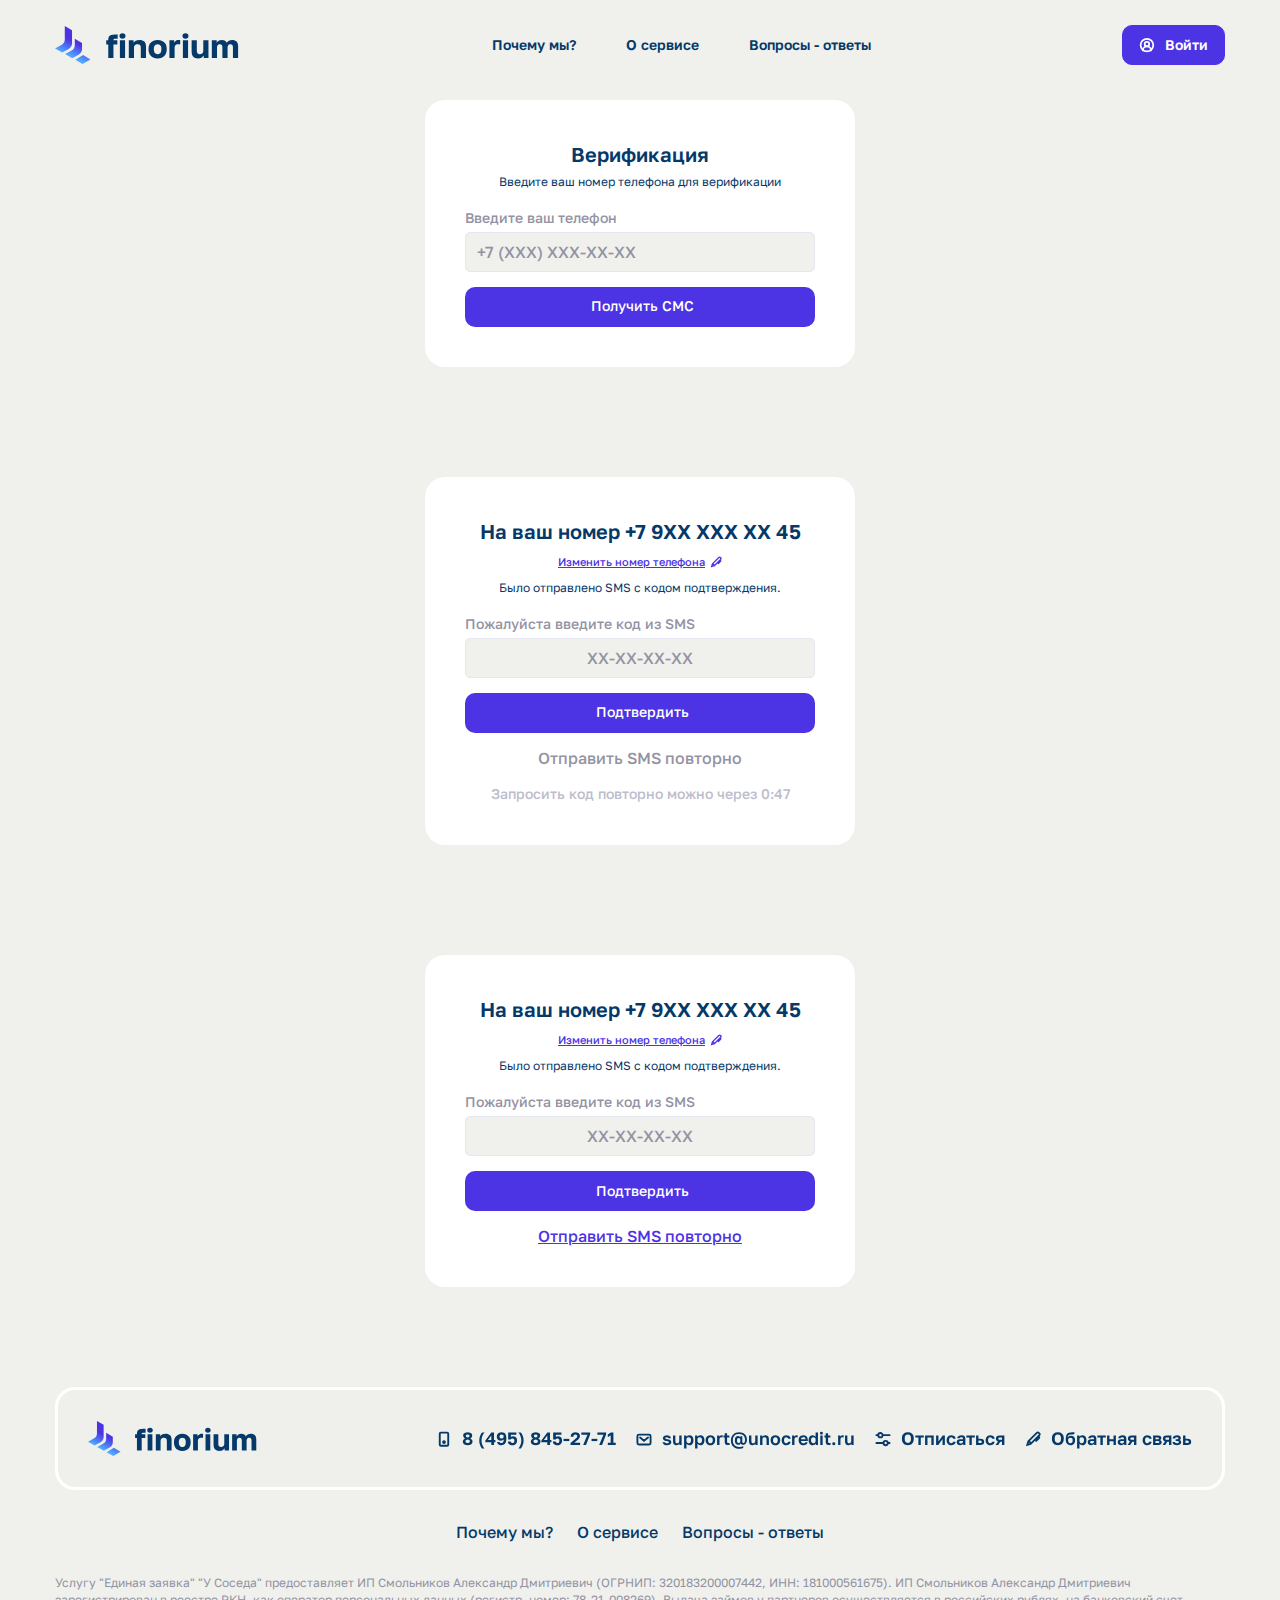
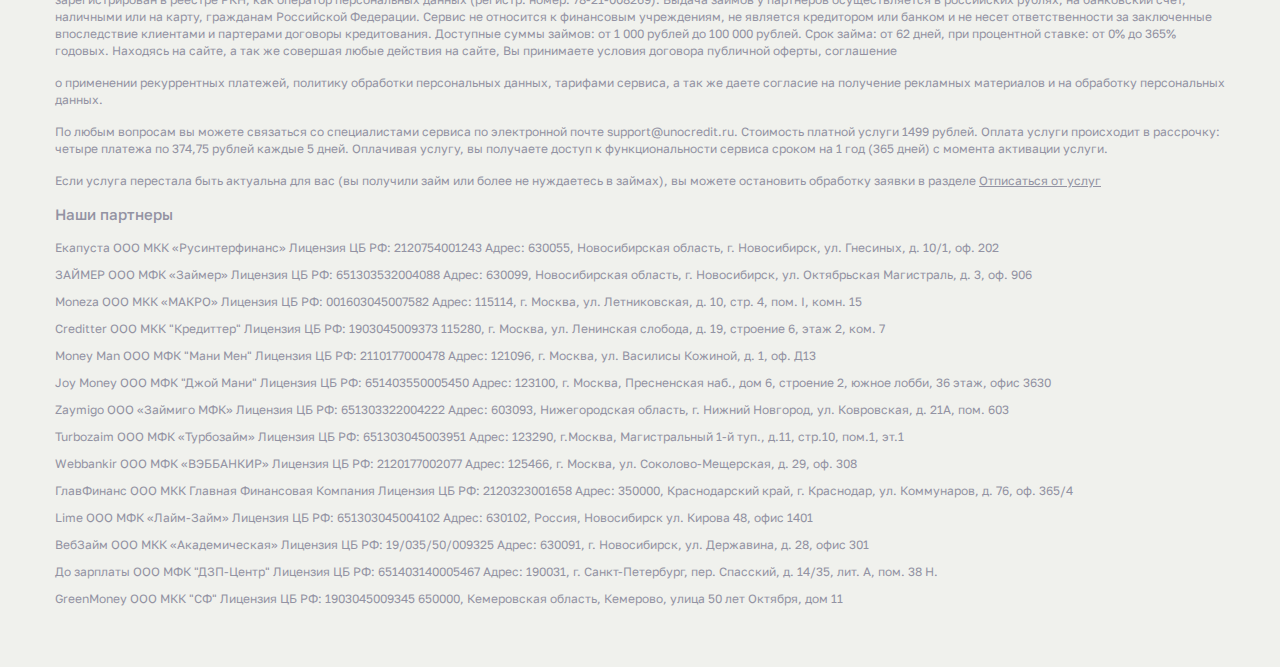
<file: verification.html>
<!doctype html>
<html lang="ru">
  <head>
    <meta charset="UTF-8">
    <meta http-equiv="x-ua-compatible" content="ie=edge">
    <meta
      name="viewport"
      content="width=device-width,initial-scale=1,shrink-to-fit=no"
    >
    <meta name="robots" content="index, follow">
    <meta name="google" content="notranslate">
    <meta name="format-detection" content="telephone=no">
    <meta name="description" content="">
    <title>Верификация</title>
    <link rel="stylesheet" href="./css/insides.min.css">
  </head>
  <body>
    <div class="wrapper">
      <header class="header" data-menu data-popup-offset-padding>
        <div class="container">
          <div class="header__wrapper">
            <a class="header__logo" href="./index.html">
              <img src="./images/header/logo.svg" alt="logo">
            </a>
            <div class="header__menu">
              <div class="header__actions">
                <div class="header__actions-wrapper">
                  <span class="header__action" data-anchor="features">
                    Почему мы?</span
                  >
                  <span class="header__action" data-anchor="service"
                    >О сервисе</span
                  >
                  <span class="header__action" data-anchor="questions"
                    >Вопросы - ответы</span
                  >
                </div>
              </div>
              <a class="header__menu-button button button_icon" href="#">
                <svg class="header__menu-icon">
                  <use
                    href="./images/sprite.svg#user"
                    xlink:href="./images/sprite.svg#user"
                  ></use>
                </svg>
                Войти
              </a>
            </div>
            <a class="header__user" href="#">
              <svg>
                <use
                  href="./images/sprite.svg#user"
                  xlink:href="./images/sprite.svg#user"
                ></use>
              </svg>
              <span>Войти</span>
            </a>
            <div class="header__menu-toggle" data-menu-toggle>
              <svg class="header__menu-icon-burger">
                <use
                  href="./images/sprite.svg#menu"
                  xlink:href="./images/sprite.svg#menu"
                ></use>
              </svg>
              <svg class="header__menu-icon-cross">
                <use
                  href="./images/sprite.svg#cross"
                  xlink:href="./images/sprite.svg#cross"
                ></use>
              </svg>
            </div>
          </div>
        </div>
      </header>
      <main class="content">
        <div class="insides">
          <div class="container">
            <div class="main-block">
              <div class="main-block__body">
                <div class="title">
                  <h2 class="title__main">Верификация</h2>
                  <p class="title__sub">
                    Введите ваш номер телефона для верификации
                  </p>
                </div>
                <form class="insides__form">
                  <div class="inputs input">
                    <div class="input__wrapper">
                      <span class="input__label">Введите ваш телефон</span>
                      <label class="input__group">
                        <input
                          class="input__target"
                          type="text"
                          placeholder="+7 (XXX) XXX-XX-XX"
                        >
                        <div class="input__bg"></div>
                      </label>
                    </div>
                  </div>
                  <button
                    class="insides__submit button button_sm"
                    type="submit"
                  >
                    Получить СМС
                  </button>
                </form>
              </div>
            </div>
            <div class="main-block">
              <div class="main-block__body">
                <div class="insides__title title">
                  <h2 class="title__main">На ваш номер +7 9ХХ ХХХ ХХ 45</h2>
                  <button
                    class="insides__action-secondary"
                    type="button"
                    data-popup-id="id_popup"
                  >
                    Изменить номер телефона
                    <svg>
                      <use
                        href="./images/sprite.svg#edit"
                        xlink:href="./images/sprite.svg#edit"
                      ></use>
                    </svg>
                  </button>
                  <p class="title__sub">
                    Было отправлено SMS с кодом подтверждения.
                  </p>
                </div>
                <form class="insides__form">
                  <div
                    class="insides__input insides__input_center inputs input"
                  >
                    <div class="input__wrapper">
                      <span class="input__label"
                        >Пожалуйста введите код из SMS</span
                      >
                      <label class="input__group">
                        <input
                          class="input__target"
                          type="text"
                          placeholder="XX-XX-XX-XX"
                        >
                        <div class="input__bg"></div>
                      </label>
                    </div>
                  </div>
                  <button
                    class="insides__submit button button_sm"
                    type="submit"
                  >
                    Подтвердить
                  </button>
                  <a class="insides__action is-disabled" href="#"
                    >Отправить SMS повторно</a
                  >
                  <span class="insides__timer"
                    >Запросить код повторно можно через 0:47</span
                  >
                </form>
              </div>
            </div>
            <div class="main-block">
              <div class="main-block__body">
                <div class="insides__title title">
                  <h2 class="title__main">На ваш номер +7 9ХХ ХХХ ХХ 45</h2>
                  <button
                    class="insides__action-secondary"
                    type="button"
                    data-popup-id="id_popup"
                  >
                    Изменить номер телефона
                    <svg>
                      <use
                        href="./images/sprite.svg#edit"
                        xlink:href="./images/sprite.svg#edit"
                      ></use>
                    </svg>
                  </button>
                  <p class="title__sub">
                    Было отправлено SMS с кодом подтверждения.
                  </p>
                </div>
                <form class="insides__form">
                  <div
                    class="insides__input insides__input_center inputs input"
                  >
                    <div class="input__wrapper">
                      <span class="input__label"
                        >Пожалуйста введите код из SMS</span
                      >
                      <label class="input__group">
                        <input
                          class="input__target"
                          type="text"
                          placeholder="XX-XX-XX-XX"
                        >
                        <div class="input__bg"></div>
                      </label>
                    </div>
                  </div>
                  <button
                    class="insides__submit button button_sm"
                    type="submit"
                  >
                    Подтвердить
                  </button>
                  <a class="insides__action" href="#">Отправить SMS повторно</a>
                </form>
              </div>
            </div>
          </div>
          <div id="id_popup" class="popup" data-popup>
            <div class="popup__wrapper" data-popup-wrapper>
              <div class="popup__body" data-popup-body>
                <div class="popup__close" data-popup-close>
                  <svg>
                    <use
                      href="./images/sprite.svg#cross"
                      xlink:href="./images/sprite.svg#cross"
                    ></use>
                  </svg>
                </div>
                <h2 class="popup__title">Изменить номер телефона</h2>
                <form class="popup__form">
                  <div class="inputs input">
                    <div class="input__wrapper">
                      <span class="input__label">Введите ваш телефон</span>
                      <label class="input__group">
                        <input
                          class="input__target"
                          type="text"
                          placeholder="+7 (XXX) XXX-XX-XX"
                        >
                        <div class="input__bg"></div>
                      </label>
                    </div>
                  </div>
                  <div class="popup__actions">
                    <a class="popup__action button button_sm" href="#"
                      >Сохранить</a
                    >
                    <span class="popup__cancel" data-popup-close>Отмена</span>
                  </div>
                </form>
              </div>
            </div>
          </div>
        </div>
      </main>
      <footer class="footer">
        <div class="container">
          <div class="footer__header">
            <a class="footer__logo" href="./index.html">
              <img src="./images/footer/logo.svg" alt="logo">
            </a>
            <div class="footer__contacts">
              <a class="footer__contact" href="#">
                <svg>
                  <use
                    href="./images/sprite.svg#phone"
                    xlink:href="./images/sprite.svg#phone"
                  ></use>
                </svg>
                8 (495) 845-27-71
              </a>
              <a class="footer__contact" href="#">
                <svg>
                  <use
                    href="./images/sprite.svg#mail"
                    xlink:href="./images/sprite.svg#mail"
                  ></use>
                </svg>
                support@unocredit.ru
              </a>
              <a class="footer__contact" href="#">
                <svg>
                  <use
                    href="./images/sprite.svg#settings"
                    xlink:href="./images/sprite.svg#settings"
                  ></use>
                </svg>
                Отписаться
              </a>
              <a class="footer__contact" href="#">
                <svg>
                  <use
                    href="./images/sprite.svg#edit"
                    xlink:href="./images/sprite.svg#edit"
                  ></use>
                </svg>
                Обратная связь
              </a>
            </div>
          </div>
          <div class="footer__actions">
            <span class="footer__action" data-anchor="features"
              >Почему мы?</span
            >
            <span class="footer__action" data-anchor="service">О сервисе</span>
            <span class="footer__action" data-anchor="questions"
              >Вопросы - ответы</span
            >
          </div>
          <p class="footer__text">
            Услугу "Единая заявка" "У Соседа" предоставляет ИП Смольников
            Александр Дмитриевич (ОГРНИП: 320183200007442, ИНН: 181000561675).
            ИП Смольников Александр Дмитриевич зарегистрирован в реестре РКН,
            как оператор персональных данных (регистр. номер: 78-21-008269).
            Выдача займов у партнеров осуществляется в российских рублях, на
            банковский счет, наличными или на карту, гражданам Российской
            Федерации. Сервис не относится к финансовым учреждениям, не является
            кредитором или банком и не несет ответственности за заключенные
            впоследствие клиентами и партерами договоры кредитования. Доступные
            суммы займов: от 1 000 рублей до 100 000 рублей. Срок займа: от 62
            дней, при процентной ставке: от 0% до 365% годовых. Находясь на
            сайте, а так же совершая любые действия на сайте, Вы принимаете
            условия договора публичной оферты, соглашение
          </p>
          <p class="footer__text">
            о применении рекуррентных платежей, политику обработки персональных
            данных, тарифами сервиса, а так же даете согласие на получение
            рекламных материалов и на обработку персональных данных.
          </p>
          <p class="footer__text">
            По любым вопросам вы можете связаться со специалистами сервиса по
            электронной почте support@unocredit.ru. Стоимость платной услуги
            1499 рублей. Оплата услуги происходит в рассрочку: четыре платежа по
            374,75 рублей каждые 5 дней. Оплачивая услугу, вы получаете доступ к
            функциональности сервиса сроком на 1 год (365 дней) с момента
            активации услуги.
          </p>
          <p class="footer__text">
            Если услуга перестала быть актуальна для вас (вы получили займ или
            более не нуждаетесь в займах), вы можете остановить обработку заявки
            в разделе
            <a href="#">Отписаться от услуг</a>
          </p>
          <span class="footer__label">Наши партнеры</span>
          <ul class="footer__partners">
            <li>
              Екапуста ООО МКК «Русинтерфинанс» Лицензия ЦБ РФ: 2120754001243
              Адрес: 630055, Новосибирская область, г. Новосибирск, ул.
              Гнесиных, д. 10/1, оф. 202
            </li>
            <li>
              ЗАЙМЕР ООО МФК «Займер» Лицензия ЦБ РФ: 651303532004088 Адрес:
              630099, Новосибирская область, г. Новосибирск, ул. Октябрьская
              Магистраль, д. 3, оф. 906
            </li>
            <li>
              Moneza ООО МКК «МАКРО» Лицензия ЦБ РФ: 001603045007582 Адрес:
              115114, г. Москва, ул. Летниковская, д. 10, стр. 4, пом. I, комн.
              15
            </li>
            <li>
              Creditter ООО МКК "Кредиттер" Лицензия ЦБ РФ: 1903045009373
              115280, г. Москва, ул. Ленинская слобода, д. 19, строение 6, этаж
              2, ком. 7
            </li>
            <li>
              Money Man ООО МФК "Мани Мен" Лицензия ЦБ РФ: 2110177000478 Адрес:
              121096, г. Москва, ул. Василисы Кожиной, д. 1, оф. Д13
            </li>
            <li>
              Joy Money ООО МФК "Джой Мани" Лицензия ЦБ РФ: 651403550005450
              Адрес: 123100, г. Москва, Пресненская наб., дом 6, строение 2,
              южное лобби, 36 этаж, офис 3630
            </li>
            <li>
              Zaymigo ООО «Займиго МФК» Лицензия ЦБ РФ: 651303322004222 Адрес:
              603093, Нижегородская область, г. Нижний Новгород, ул. Ковровская,
              д. 21А, пом. 603
            </li>
            <li>
              Turbozaim ООО МФК «Турбозайм» Лицензия ЦБ РФ: 651303045003951
              Адрес: 123290, г.Москва, Магистральный 1-й туп., д.11, стр.10,
              пом.1, эт.1
            </li>
            <li>
              Webbankir ООО МФК «ВЭББАНКИР» Лицензия ЦБ РФ: 2120177002077 Адрес:
              125466, г. Москва, ул. Соколово-Мещерская, д. 29, оф. 308
            </li>
            <li>
              ГлавФинанс ООО МКК Главная Финансовая Компания Лицензия ЦБ РФ:
              2120323001658 Адрес: 350000, Краснодарский край, г. Краснодар, ул.
              Коммунаров, д. 76, оф. 365/4
            </li>
            <li>
              Lime ООО МФК «Лайм-Займ» Лицензия ЦБ РФ: 651303045004102 Адрес:
              630102, Россия, Новосибирск ул. Кирова 48, офис 1401
            </li>
            <li>
              ВебЗайм ООО МКК «Академическая» Лицензия ЦБ РФ: 19/035/50/009325
              Адрес: 630091, г. Новосибирск, ул. Державина, д. 28, офис 301
            </li>
            <li>
              До зарплаты ООО МФК "ДЗП-Центр" Лицензия ЦБ РФ: 651403140005467
              Адрес: 190031, г. Санкт-Петербург, пер. Спасский, д. 14/35, лит.
              А, пом. 38 Н.
            </li>
            <li>
              GreenMoney ООО МКК "СФ" Лицензия ЦБ РФ: 1903045009345 650000,
              Кемеровская область, Кемерово, улица 50 лет Октября, дом 11
            </li>
          </ul>
        </div>
      </footer>
    </div>
    <script src="./js/insides.js"></script>
  </body>
</html>
</file>
<file: css/index.min.css>
@charset "UTF-8";:root{--max-width-wrapper:1920px;--max-width-container:1170px;--container-pi:10px;--header-height:60px;--base-cristal-white:#fff;--base-rich-black:#053969;--brandbook-main:#4c33e4;--brandbook-grass:#9ed6a1;--brandbook-bordo:#760000;--brandbook-bottons:#204f3d;--brandbook-more:#f22a52;--buttons-white:#fff;--buttons-yellow:#4c33e4;--buttons-green:#2dbe64;--buttons-blue:#00a3ff;--buttons-red:#fe4928;--buttons-violet:#7b61ff;--gray-gray-10:#fafaff;--gray-gray-20:#f0f1ed;--gray-gray-30:#e6e6f0;--gray-gray-40:#bcbccc;--gray-gray-50:#9393a3;--gray-gray-60:#67677a;--gray-gray-70:#3e3e52;--tech-hot-red:#f00;--tech-sky:#00a3ff;--tech-greentekila:#0ff14e;--tech-barbie:#ff00a8;--zIndex:999;--zIndexSelectDropdown:99}@media (min-width:768px){:root{--header-height:70px}}@media (min-width:1200px){:root{--header-height:90px}}*{padding:0;margin:0;border:0}*,:after,:before{box-sizing:border-box}:active,:focus{outline:0}a:active,a:focus{outline:0}aside,footer,header,nav{display:block}body,html{height:100%;width:100%;font-size:100%;line-height:1;-ms-text-size-adjust:100%;-moz-text-size-adjust:100%;-webkit-text-size-adjust:100%}button,input,textarea{font-family:inherit}input::-ms-clear{display:none}button{cursor:pointer}button::-moz-focus-inner{padding:0;border:0}a,a:visited{text-decoration:none}a:hover{text-decoration:none}ul li{list-style:none}img{max-width:100%;height:auto;-o-object-fit:cover;object-fit:cover;vertical-align:top}h1,h2,h3,h4,h5,h6{font-size:inherit;font-weight:inherit}@font-face{font-family:Golos;font-style:normal;font-weight:400;src:local("Golos"),local("Golos"),url(../fonts/golos/GolosText-Regular.woff2) format("woff2"),url(../fonts/golos/GolosText-Regular.woff) format("woff"),url(../fonts/golos/GolosText-Regular.ttf) format("truetype")}@font-face{font-family:Golos;font-style:normal;font-weight:500;src:local("Golos"),local("Golos"),url(../fonts/golos/GolosText-Medium.woff2) format("woff2"),url(../fonts/golos/GolosText-Medium.woff) format("woff"),url(../fonts/golos/GolosText-Medium.ttf) format("truetype")}@font-face{font-family:Golos;font-style:normal;font-weight:600;src:local("Golos"),local("Golos"),url(../fonts/golos/GolosText-SemiBold.woff2) format("woff2"),url(../fonts/golos/GolosText-SemiBold.woff) format("woff"),url(../fonts/golos/GolosText-SemiBold.ttf) format("truetype")}@font-face{font-family:Golos;font-style:normal;font-weight:700;src:local("Golos"),local("Golos"),url(../fonts/golos/GolosText-Bold.woff2) format("woff2"),url(../fonts/golos/GolosText-Bold.woff) format("woff"),url(../fonts/golos/GolosText-Bold.ttf) format("truetype")}@font-face{font-family:Inter;font-style:normal;font-weight:600;src:local("Inter"),local("Inter"),url(../fonts/inter/Inter-SemiBold.woff2) format("woff2"),url(../fonts/inter/Inter-SemiBold.woff) format("woff"),url(../fonts/inter/Inter-SemiBold.ttf) format("truetype")}body{font-family:Golos;font-size:1.125rem;font-style:normal;line-height:1.3;font-weight:400;color:var(--base-rich-black,#053969);background:var(--gray-gray-20,#f0f1ed)}body.no-scroll{overflow:hidden}.button{--button-height:3.25rem;--button-pl:1.25rem;--button-pr:0.938rem;--button-fs:1rem;--button-border-radius:0.625rem;--button-clr:var(--base-cristal-white, #ffffff);--button-clr-active:var(--base-cristal-white, #ffffff);--button-border-clr:transparent;--button-border-clr-active:transparent;--button-bg:var(--brandbook-main, #4c33e4);--button-bg-active:#301ac4;--button-icon-size:2rem;--button-icon-svg-size:0.813rem;--button-icon-bg:rgba(255, 255, 255, 0.4);--button-icon-bg-active:rgba(255, 255, 255, 0.4);--button-button-duration:200ms;width:100%;min-height:var(--button-height);padding:0 var(--button-pr) 0 var(--button-pl);display:flex;align-items:center;justify-content:center;gap:10px;cursor:pointer;-webkit-user-select:none;-moz-user-select:none;user-select:none;font-size:var(--button-fs);font-style:normal;text-align:center;font-weight:500;line-height:1.2;color:var(--button-clr);border:1px solid var(--button-border-clr);border-radius:var(--button-border-radius);background:var(--button-bg);transition-property:color,background;transition-duration:var(--button-button-duration);outline:0}.button:focus-visible{color:var(--button-clr-active);border-color:var(--button-border-clr-active);background:var(--button-bg-active)}.button:focus-visible .button__icon{background:var(--button-icon-bg-active)}@media (any-hover:hover){.button:hover{color:var(--button-clr-active);border-color:var(--button-border-clr-active);background:var(--button-bg-active)}.button:hover .button__icon{background:var(--button-icon-bg-active)}}@media (any-hover:none){.button:active{color:var(--button-clr-active);border-color:var(--button-border-clr-active);background:var(--button-bg-active)}.button:active .button__icon{background:var(--button-icon-bg-active)}}@media (min-width:768px){.button{--button-height:3.5rem}}.button__icon{flex:0 0 var(--button-icon-size);width:var(--button-icon-size);height:var(--button-icon-size);margin:0 0 0 auto;display:flex;align-items:center;justify-content:center;border-radius:50%;background:var(--button-icon-bg);transition-property:background;transition-duration:var(--button-button-duration)}.button__icon svg{flex:0 0 var(--button-icon-svg-size);width:var(--button-icon-svg-size);height:var(--button-icon-svg-size);display:block;fill:currentColor}@media (min-width:768px){.button_sm{--button-height:2.5rem;--button-fs:0.875rem}}.button_secondary{--button-height:2.5rem;--button-fs:0.875rem}.button_light{--button-clr:var(--brandbook-main, #4c33e4);--button-clr-active:var(--base-cristal-white, #ffffff);--button-bg:var(--buttons-white, #fff);--button-bg-active:var(--brandbook-main, #4c33e4);--button-icon-bg:var(--gray-gray-30, #bcbccc)}.button_transparent{--button-clr:var(--brandbook-main, #4c33e4);--button-clr-active:var(--base-cristal-white, #ffffff);--button-bg:transparent;--button-bg-active:var(--brandbook-main, #4c33e4);--button-border-clr:var(--brandbook-main, #4c33e4);--button-border-clr-active:var(--brandbook-main, #4c33e4);--button-icon-bg:var(--gray-gray-30, #bcbccc)}.wrapper{--_max-width:var(--max-width-wrapper, 1920px);width:100%;max-width:var(--_max-width);min-height:100%;margin:0 auto;display:flex;flex-direction:column;overflow:hidden}@media (max-width:768px){.wrapper{padding:var(--header-height) 0 0 0}}.container{--_max-width-container:var(--max-width-container, 1170px);--_padding-inline:var(--container-pi, 10px);margin:0 auto;padding:0 var(--_padding-inline);max-width:calc(var(--_max-width-container) + var(--_padding-inline) * 2)}.image{display:block;position:relative}.image img{width:100%;height:100%;display:block;position:absolute;top:0;left:0;-o-object-fit:cover;object-fit:cover}.content{flex:1 1 auto}@media (max-width:768px){.header{position:fixed;top:0;left:0;right:0;z-index:var(--zIndex)}.header.active .header__menu{transform:scale(1);opacity:1;visibility:visible;pointer-events:auto}.header.active .header__menu-toggle .header__menu-icon-burger{display:none}.header.active .header__menu-toggle .header__menu-icon-cross{display:block}.header.scrolled .header__wrapper::after{opacity:1;visibility:visible;pointer-events:auto}}.header__wrapper{min-height:var(--header-height);display:flex;align-items:center;justify-content:space-between;gap:15px}.header__wrapper::after{content:"";display:block;position:absolute;top:0;left:0;right:0;bottom:0;z-index:-1;background:rgba(240,241,237,.05);-webkit-backdrop-filter:blur(11px);backdrop-filter:blur(11px);opacity:0;visibility:hidden;pointer-events:none;transition-property:opacity,visibility,transform;transition-duration:.2s}@media (min-width:768px){.header__wrapper{padding:.625rem 0}.header__wrapper::after{display:none}}.header__logo{flex:0 0 130px;display:block}.header__logo img{width:100%}@media (min-width:768px){.header__logo{flex:0 1 185px;min-width:120px}}.header__menu-toggle,.header__user{flex:0 0 1.857em;height:1.857em;display:flex;align-items:center;justify-content:center;font-size:.875rem;font-weight:600;line-height:1.571;color:var(--base-cristal-white);cursor:pointer;transition:color .2s linear,background .2s linear}.header__menu-toggle svg,.header__user svg{flex:0 0 auto;width:100%;height:100%;display:block;fill:transparent;stroke:currentColor;stroke-width:2;stroke-linecap:round}.header__menu-toggle span,.header__user span{display:none}@media (any-hover:hover){.header__menu-toggle:hover,.header__user:hover{color:var(--buttons-yellow)}}@media (min-width:768px){.header__menu-toggle,.header__user{flex:0 0 auto;height:2.857em;padding:0 1.143em;border-radius:10px;background:var(--buttons-yellow)}.header__menu-toggle svg,.header__user svg{flex:0 0 1.143em;width:1.143em;height:1.143em}.header__menu-toggle span,.header__user span{padding:0 0 0 .714em;display:block}}@media (min-width:768px) and (any-hover:hover){.header__menu-toggle:hover,.header__user:hover{color:var(--brandbook-main);background:0 0}}.header__user{border:1px solid var(--brandbook-main)}.header__user_transparent{color:var(--brandbook-main);background:0 0}@media (any-hover:hover){.header__user_transparent:hover{color:var(--base-cristal-white);background:var(--brandbook-main)}}@media (max-width:768px){.header__user{display:none}}.header__menu-toggle{color:var(--base-rich-black,#053969)}.header__menu-toggle .header__menu-icon-cross{display:none}@media (min-width:768px){.header__menu-toggle{display:none}}@media (max-width:768px){.header__menu{--padding-top:calc(var(--header-height) + 25px);padding:var(--padding-top) var(--container-pi) 20px var(--container-pi);display:flex;flex-direction:column;gap:.938rem;position:fixed;top:0;left:0;right:0;bottom:0;z-index:-1;transform:scale(1.1);opacity:0;visibility:hidden;pointer-events:none;transition-property:opacity,visibility,transform;transition-duration:.2s;background:var(--gray-gray-20,#f0f1ed)}.header__menu_default{--padding-top:calc(var(--header-height) + 10px)}.header__menu_default .header__actions .header__actions-wrapper{justify-content:flex-start}.header__menu_default .header__actions .header__action{padding:.75em .6em;justify-content:flex-start;text-align:left}}@media (max-width:768px){.header__actions{flex:1 1 auto;display:flex;flex-direction:column;overflow-x:hidden;overflow-y:auto}}.header__actions-wrapper{flex:1 1 auto;display:flex;flex-direction:column}@media (min-width:768px){.header__actions-wrapper{flex-direction:row;flex-wrap:wrap;gap:.938rem 1.25rem}}@media (min-width:1200px){.header__actions-wrapper{gap:.938rem 3.125rem}}.header__action{padding:.625em 0;display:flex;align-items:center;justify-content:center;font-size:1rem;font-weight:600;text-align:center;line-height:1.571;color:var(--base-rich-black,#053969);cursor:pointer;transition:color .2s linear,background .2s linear,border .2s linear;border-radius:.5em}.header__action.active{background:var(--base-cristal-white,#fff)}.header__action.active .header__action-icon{stroke:var(--buttons-yellow,#fee000)}.header__action.active .header__action-icon_fill{stroke:none;fill:var(--buttons-yellow,#fee000)}@media (min-width:768px){.header__action{padding:0;display:block;font-size:.875rem;text-align:left;border-radius:0;background:0 0;border-top:1px solid transparent;border-bottom:1px solid transparent}.header__action.active{color:var(--base-rich-black,#053969);background:0 0}}@media (min-width:768px) and (any-hover:hover){.header__action:hover{border-bottom-color:currentColor}}.header__action-icon{flex:0 0 1em;width:1em;height:1em;margin:0 .625em 0 0;display:block;stroke:var(--gray-gray-40,#bcbccc);transition:fill .2s linear,stroke .2s linear}.header__action-icon_fill{stroke:none;fill:var(--gray-gray-40,#bcbccc)}@media (min-width:768px){.header__action-icon{display:none}}@media (min-width:768px){.header__menu-button{display:none}}.header__menu-icon{flex:0 0 1.125rem;width:1.125rem;height:1.125rem;display:block;fill:transparent;stroke:currentColor;stroke-width:2}.footer{--mb:20px;padding:0 0 30px 0}@media (min-width:768px){.footer{padding:0 0 50px 0}}@media (min-width:992px){.footer{--mb:30px;padding:0 0 60px 0}}.footer__header{margin:0 0 var(--mb) 0}@media (min-width:768px){.footer__header{padding:20px;display:flex;align-items:center;justify-content:space-between;border-radius:20px;border:3px solid var(--base-cristal-white,#fff);background:rgba(240,241,237,.05);-webkit-backdrop-filter:blur(11px);backdrop-filter:blur(11px)}}@media (min-width:1200px){.footer__header{padding:30px}}.footer__logo{max-width:130px;margin:0 0 var(--mb) 0;display:block}.footer__logo img{width:100%}@media (min-width:768px){.footer__logo{flex:0 0 170px;max-width:none;margin:0 30px 0 0}}.footer__contacts{display:flex;flex-wrap:wrap;gap:15px}@media (min-width:768px){.footer__contacts{justify-content:flex-end;gap:20px}}.footer__contact{flex:1 1 100%;display:flex;align-items:center;font-size:1.125rem;font-weight:600;line-height:1.333;color:var(--base-rich-black,#053969)}.footer__contact svg{flex:0 0 .889em;width:.889em;height:.889em;margin:0 .556em 0 0;display:block;fill:transparent;stroke:currentColor;stroke-width:2;stroke-linecap:round;transition:stroke .2s linear}@media (any-hover:hover){.footer__contact:hover svg{stroke:var(--buttons-yellow,#fee000)}}@media (min-width:768px){.footer__contact{flex:0 0 auto}}.footer__actions{margin:0 0 var(--mb) 0;display:flex;flex-wrap:wrap;justify-content:center;gap:10px}@media (min-width:576px){.footer__actions{gap:18px 24px}}.footer__action{flex:1 1 100%;display:block;cursor:pointer;font-size:1.125rem;font-weight:500;line-height:1.375;text-decoration:underline;color:var(--base-rich-black,#053969)}@media (min-width:576px){.footer__action{flex:0 0 auto;font-size:1rem;text-decoration:none;border-top:1px solid transparent;border-bottom:1px solid transparent;transition:border .2s linear}}@media (min-width:576px) and (any-hover:hover){.footer__action:hover{border-bottom-color:currentColor}}.footer__partners,.footer__text{display:block;font-size:.75rem;line-height:1.417;color:var(--gray-gray_50,#9393a3)}@media (max-width:576px){.footer__partners,.footer__text{text-align:justify}}.footer__label,.footer__text{margin:0 0 .938rem 0}.footer__text a{text-decoration:underline;color:inherit}@media (any-hover:hover){.footer__text a:hover{text-decoration:none}}.footer__label{display:block;font-size:.938rem;font-weight:500;line-height:1.333;color:var(--gray-gray_50,#9393a3)}.footer__partners li:not(:last-child){margin:0 0 .625rem 0}.calc__wrapper{max-width:450px;margin:0 auto;padding:0 0 40px 0;position:relative}@media (min-width:576px){.calc__wrapper{padding:0 0 60px 0}}@media (min-width:768px){.calc__wrapper{max-width:none;margin:0;padding:80px 0 60px 0;display:flex;justify-content:space-between;gap:15px}}.calc__form{padding:15px;display:flex;flex-direction:column;border-radius:12px;background:var(--base-cristal-white,#fff);box-shadow:0 64px 134px 0 rgba(0,0,0,.1)}@media (min-width:576px){.calc__form{padding:20px}}@media (min-width:768px){.calc__form{flex:0 1 26.563rem;padding:30px;border-radius:20px}}.calc__group{margin:0 0 40px 0}@media (min-width:576px){.calc__group{margin:0 0 35px 0}}.calc__group-row{padding-bottom:.938rem;display:flex;justify-content:space-between;gap:.625rem}.calc__group-row .calc__current-value{margin:0;font-size:1.25rem;line-height:1;color:var(--base-rich-black)}.calc__output,.calc__sublabel{display:block;font-size:.688rem;font-weight:500;line-height:1.273;color:var(--base-rich-black,#053969)}.calc__current-value{margin:0 0 1.25rem 0;display:block;font-size:1.688rem;font-weight:600;line-height:1.1;color:var(--base-rich-black,#053969)}@media (min-width:576px){.calc__current-value{margin:0 0 .938rem 0;font-size:2rem}}@media (min-width:768px){.calc__current-value{font-size:2.5rem}}.calc__output{margin:0 0 .938rem 0}.calc__submit{margin:auto 0 0 0}.calc__image{width:176px;display:block;position:absolute;top:0;right:0;z-index:-1}.calc__image img{width:100%}@media (min-width:768px){.calc__image{width:500px;top:auto;right:auto;left:50%;bottom:-193px;transform:translate3d(calc(-50% + 30px),0,0)}}@media (min-width:1200px){.calc__image{width:540px}}.calc__top{margin:0 0 1.563rem 0;display:flex;flex-direction:column;align-items:flex-start;position:relative;z-index:-1}.calc__top>div{padding:.222em .667em;margin:0 0 .556em 0;display:flex;align-items:center;justify-content:center;font-size:.625rem;text-align:center;font-weight:600;line-height:1.333;color:var(--brandbook-more,#f22a52);border-radius:83px;background:rgba(242,42,82,.14)}.calc__top>span{margin:0 0 .625rem 0;display:block;font-size:1rem;font-weight:600;line-height:1.1;color:var(--base-rich-black,#053969)}.calc__top>strong{display:block;font-size:110px;font-weight:600;line-height:.669;color:var(--base-rich-black,#053969)}@media (min-width:768px){.calc__top{flex:0 1 auto;margin:0}.calc__top>div{font-size:.875rem}.calc__top>span{margin:0 0 .938rem 0;font-size:1.875rem}.calc__top>strong{font-size:220px}}@media (min-width:1200px){.calc__top>div{font-size:1.125rem}.calc__top>span{font-size:2.5rem}.calc__top>strong{font-size:311px}}.calc__range{--height:8px;--border-radius:20px;--handle-size:40px}.calc__range_md{--height:8px;--border-radius:16px;--handle-size:32px}.calc__range.noUi-target{height:var(--height);padding:0 calc(var(--handle-size)/ 2);border-radius:var(--border-radius);background:var(--gray-gray-30,#e6e6f0);border:none;box-shadow:none}.calc__range.noUi-target::before{content:"";height:100%;width:calc(var(--handle-size)/ 2 + 2px);display:block;position:absolute;top:0;left:0;border-top-left-radius:var(--border-radius);border-bottom-left-radius:var(--border-radius);background:var(--brandbook-main,#fee000)}.calc__range.noUi-target .noUi-connects{border-radius:0}.calc__range.noUi-target .noUi-connect{background:var(--brandbook-main,#fee000)}.calc__range.noUi-target .noUi-handle{width:var(--handle-size);height:var(--handle-size);border-radius:50%;border:5px solid var(--brandbook-main,#fee000);top:calc(var(--height)/ 2);right:0;transform:translate3d(50%,-50%,0);background:var(--base-cristal-white,#fff);box-shadow:0 1px 13px 0 rgba(0,0,0,.1)}.calc__range.noUi-target .noUi-handle::before{display:none}.calc__range.noUi-target .noUi-handle::after{width:15px;height:11px;display:block;top:50%;left:50%;transform:translate3d(-50%,-50%,0);background-color:transparent;background-image:url(../images/calc/icon_01.svg);background-repeat:no-repeat;background-position:center;background-size:cover}.calc__range.noUi-target .noUi-pips{height:auto;padding:10px 0 0 0;display:flex;align-items:center;justify-content:space-between}.calc__range.noUi-target .noUi-value{position:static;transform:none;font-size:.688rem;font-weight:500;line-height:1.1;color:var(--gray-gray-40,#bcbccc)}.calc__range.noUi-target .noUi-marker{display:none}@media (min-width:576px){.calc__range.noUi-target .noUi-pips{padding:8px 0 0 0}}.calc__ac{padding-bottom:.938rem;border-bottom:1px solid var(--gray-gray-30)}.calc__ac-item.active .calc__ac-header{min-height:0}.calc__ac-item.active .calc__ac-header .calc__ac-title{display:block}.calc__ac-item.active .calc__ac-header .calc__ac-output{display:none}.calc__ac-header{min-height:2.063rem;display:flex;align-items:flex-start;justify-content:space-between;gap:.625rem;transition:min-height .2s}.calc__ac-header .calc__ac-output-info:last-child{text-align:left}.calc__ac-header .calc__ac-output-info strong{font-size:.75rem}.calc__ac-title{display:none;font-weight:600;font-size:1.125rem;line-height:1.2;color:var(--base-rich-black)}.calc__ac-output{display:flex;justify-content:space-between;gap:.938rem}.calc__ac-output-info{display:flex;flex-direction:column;gap:.313rem;font-size:.75rem;line-height:1;color:var(--gray-gray-40)}.calc__ac-output-info:last-child{text-align:right}.calc__ac-output-info strong{font-weight:600;font-size:1.125rem;color:var(--base-rich-black)}.calc__ac-button{padding:10px;margin:-10px;display:flex;align-items:center;gap:.313rem;font-weight:500;font-size:.688rem;line-height:1.27273;text-align:right;color:var(--gray-gray-40);background:0 0;border:none;transition:color .2s}.calc__ac-button svg{flex:0 0 1.091em;width:1.091em;aspect-ratio:1;fill:none;stroke:currentColor;stroke-width:2px;stroke-linecap:round;transition:transform .2s}.calc__ac-button:focus-visible{outline:2px solid currentColor}@media (any-hover:hover){.calc__ac-button:hover{color:var(--brandbook-main)}}@media (any-hover:none){.calc__ac-button:active{color:var(--brandbook-main)}}.calc__ac-button.active::before{content:attr(data-calc-open-text, "Свернуть")}.calc__ac-button.active span{display:none}.calc__ac-button.active svg{transform:scale(-1)}.calc__ac-body{padding-top:.938rem;padding-inline:15px;margin-inline:-15px;display:grid;gap:0 .938rem}@media (min-width:576px){.calc__ac-body{grid-template-columns:repeat(2,1fr)}.calc__ac-body .calc__ac-output{grid-column:1/-1}}.index__title{margin:0 0 .75em 0;display:block;font-size:clamp(1.5rem,1.192rem + 1.54vw,2.5rem);font-weight:600;line-height:1.1;color:var(--base-rich-black,#053969)}.index__get-money,.index__paycards{margin:0 0 40px 0}@media (min-width:768px){.index__get-money,.index__paycards{margin:0 0 50px 0}}@media (min-width:992px){.index__get-money,.index__paycards{margin:0 0 70px 0}}@media (min-width:1200px){.index__get-money,.index__paycards{margin:0 0 90px 0}}.index__features,.index__index-info,.index__questions,.index__reviews,.index__statistics{margin:0 0 40px 0}@media (min-width:768px){.index__features,.index__index-info,.index__questions,.index__reviews,.index__statistics{margin:0 0 50px 0}}@media (min-width:992px){.index__features,.index__index-info,.index__questions,.index__reviews,.index__statistics{margin:0 0 60px 0}}@media (min-width:1200px){.index__features,.index__index-info,.index__questions,.index__reviews,.index__statistics{margin:0 0 70px 0}}@media (min-width:768px){.index__calc-bottom.calc{padding-top:35px;padding-bottom:105px}}@media (max-width:576px){.get-money__title br{display:none}}.get-money__items{display:grid;grid-template-columns:repeat(auto-fit,minmax(300px,1fr));grid-auto-rows:1fr;gap:10px}@media (min-width:768px){.get-money__items{gap:20px}}.get-money__item{padding:10px;display:flex;align-items:center;border-radius:15px;border:1px solid var(--base-cristal-white,#fff);background:rgba(240,241,237,.05);-webkit-backdrop-filter:blur(11px);backdrop-filter:blur(11px)}@media (min-width:768px){.get-money__item{padding:20px;border-radius:20px;border-width:3px}}@media (min-width:1200px){.get-money__item{padding:30px}}.get-money__icon{flex:0 0 52px;margin:0 20px 0 0}@media (min-width:768px){.get-money__icon{flex:0 0 62px}}.get-money__label{display:block;font-size:.875rem;font-weight:600;line-height:1.333;color:var(--base-rich-black,#053969)}@media (min-width:768px){.get-money__label{font-size:1.125rem}}.paycards__body{padding:20px;display:flex;flex-direction:column;position:relative;border-radius:12px;background:var(--base-cristal-white,#fff)}@media (min-width:768px){.paycards__body{padding:40px;border-radius:20px}}@media (min-width:1200px){.paycards__body{min-height:357px;padding:60px}}.paycards__info{display:flex;flex-direction:column;justify-content:space-between;position:relative;z-index:1}@media (min-width:576px){.paycards__info{max-width:22.5rem}}@media (min-width:1200px){.paycards__info{flex:1 1 auto}}.paycards__subtitle{display:block;font-size:.875rem;font-weight:600;line-height:1.4;color:var(--base-rich-black,#053969)}@media (min-width:576px){.paycards__subtitle{font-size:1rem}}@media (min-width:768px){.paycards__subtitle{font-size:1.25rem}}.paycards__logos{margin:20px 0 0 0;display:grid;grid-template-columns:repeat(5,minmax(28px,50px));justify-content:space-between;align-items:center;gap:5px 20px}.paycards__logos img{width:100%}@media (min-width:576px){.paycards__logos{display:none}}.paycards__image{display:none}@media (min-width:576px){.paycards__image{width:38.462%;display:block;position:absolute;top:50%;right:20px;transform:translate3d(0,-50%,0)}.paycards__image img{width:100%}}@media (min-width:768px){.paycards__image{right:40px}}@media (min-width:1200px){.paycards__image{width:50.94%}}.features__subtitle{margin:0 0 1.25rem 0;display:block;font-size:.875rem;font-weight:600;line-height:1.4;color:var(--base-rich-black,#053969)}@media (min-width:768px){.features__subtitle{max-width:50.313rem;margin:0 0 1.875rem 0;font-size:1rem}}@media (min-width:1200px){.features__subtitle{font-size:1.25rem}}.features__items{display:grid;grid-template-columns:repeat(auto-fit,minmax(280px,1fr));grid-auto-rows:1fr;gap:10px}@media (min-width:768px){.features__items{gap:15px}}@media (min-width:1200px){.features__items{gap:20px}}.features__item{padding:15px;display:flex;border-radius:15px;border:3px solid rgba(240,241,237,.05);background:var(--base-cristal-white,#fff)}@media (min-width:768px){.features__item{box-shadow:0 64px 134px 0 rgba(0,0,0,.1)}}@media (min-width:1200px){.features__item{padding:30px;border-radius:20px}}.features__logo{flex:0 0 52px;margin:0 20px 0 0}@media (min-width:768px){.features__logo{flex:0 0 62px}}.features__label{margin:0 0 .313rem 0;display:block;font-size:.875rem;font-weight:600;line-height:1.333;color:var(--base-rich-black,#053969)}@media (min-width:768px){.features__label{margin:0 0 .938rem 0;font-size:1.125rem}}.features__sublabel{display:block;font-size:.75rem;line-height:1.417;color:var(--base-rich-black,#053969)}.index-info{--clr:var(--base-rich-black, #053969);--gap-block:15px}@media (min-width:768px){.index-info{--gap-block:25px}}@media (min-width:1200px){.index-info{--gap-block:35px}}.index-info__title{margin:0 0 var(--gap-block) 0}.index-info__head{margin:0 0 var(--gap-block) 0;display:grid;grid-template-columns:repeat(auto-fit,minmax(270px,1fr));gap:var(--gap-block) 24px}.index-info__subtitle{font-size:.875rem;font-weight:500;line-height:1.357;color:var(--clr)}.index-info__text{font-size:.75rem;line-height:1.417;color:var(--clr)}.index-info__label{margin:0 0 var(--gap-block) 0;display:block;font-size:1.25rem;font-weight:600;line-height:1.333;color:var(--clr)}@media (min-width:768px){.index-info__label{font-size:1.563rem}}@media (min-width:1200px){.index-info__label{font-size:1.875rem}}.index-info__list{counter-reset:list-counter}.index-info__item{display:flex;font-size:.875rem;font-weight:500;line-height:1.5;color:var(--clr)}.index-info__item:not(:last-child){margin:0 0 10px 0}.index-info__item p{padding:.313em 0 0 0}.index-info__item a{text-decoration:underline;color:inherit}@media (any-hover:hover){.index-info__item a:hover{text-decoration:none}}.index-info__item::before{counter-increment:list-counter;content:counter(list-counter);flex:0 0 1.929em;width:1.929em;height:1.929em;margin:0 .625rem 0 0;display:flex;align-items:center;justify-content:center;text-align:center;color:var(--base-cristal-white);border-radius:50%;background:var(--brandbook-main,#fee000)}@media (min-width:768px){.index-info__item{font-size:1rem}.index-info__item:not(:last-child){margin:0 0 20px 0}.index-info__item::before{flex:0 0 2em;width:2em;height:2em}}.statistics__items{display:grid;grid-auto-rows:1fr;gap:15px}@media (min-width:576px){.statistics__items{padding:30px;grid-template-columns:repeat(3,auto);justify-content:space-between;gap:20px;border-radius:20px;background:var(--base-cristal-white,#fff);box-shadow:0 64px 134px 0 rgba(0,0,0,.1)}}@media (min-width:768px){.statistics__items{padding:40px}}@media (min-width:992px){.statistics__items{padding:60px}}@media (max-width:576px){.statistics__item{padding:10px;display:flex;align-items:center;border-radius:16px;background:var(--base-cristal-white,#fff)}}.statistics__icon{flex:0 0 48px;width:48px;height:48px;margin:0 10px 0 0;display:flex;align-items:center;justify-content:center;border-radius:50%;background:var(--brandbook-main,#fee000)}.statistics__icon img{flex:0 0 28px;width:28px}@media (min-width:576px){.statistics__icon{display:none}}.statistics__value{margin:0 0 .2em 0;display:block;font-size:clamp(24px,.231rem + 6.35vw,90px);font-weight:600;line-height:.7;color:var(--base-rich-black,#053969)}@media (min-width:576px){.statistics__value{color:var(--brandbook-main,#fee000)}}.statistics__label{font-size:.875rem;font-style:normal;font-weight:500;line-height:1.357;color:var(--base-rich-black,#053969)}.reviews{--negative-pi:calc(var(--container-pi) - var(--container-pi) * 2)}.reviews__slider .swiper{padding:0 var(--container-pi);margin:0 var(--negative-pi)}.reviews__slider .swiper-slide{height:auto}@media (min-width:1200px){.reviews__slider .swiper{margin:0;padding:0}}.reviews__slide{--gap-block:10px;height:100%;padding:20px;display:flex;flex-direction:column;border-radius:15px;background:var(--base-cristal-white,#fff)}.reviews__name{margin:0 0 var(--gap-block) 0;display:block;font-size:.75rem;line-height:1.667;color:var(--gray-gray-40,#bcbccc)}.reviews__comment{margin:0 0 var(--gap-block) 0;display:block;font-size:.875rem;font-weight:500;line-height:1.5;color:var(--base-rich-black,#053969);overflow:hidden;text-overflow:ellipsis;display:-moz-box;display:-webkit-box;-webkit-line-clamp:4;-webkit-box-orient:vertical;line-clamp:4;box-orient:vertical}@media (min-width:768px){.reviews__comment{font-size:1rem}}.reviews__grade{margin:auto 0 0 0;display:grid;grid-template-columns:repeat(5,16px);justify-content:start;gap:4px}.reviews__grade img{width:100%}.reviews__pagination{--swiper-pagination-color:var(--brandbook-main, #fee000);--swiper-pagination-bullet-width:10px;--swiper-pagination-bullet-height:10px;--swiper-pagination-bullet-inactive-color:var(--gray-gray-40, #bcbccc);--swiper-pagination-bullet-inactive-opacity:1;--swiper-pagination-bullet-horizontal-gap:7px;margin:24px 0 0 0;display:flex;justify-content:center}.reviews__pagination .swiper-pagination-bullet{transition:background .2s linear}@media (any-hover:hover){.reviews__pagination .swiper-pagination-bullet:hover{--swiper-pagination-bullet-inactive-color:var(
      --base-rich-black,
      #053969
    )}}@media (min-width:768px){.reviews__pagination{margin:30px 0 0 0}}@media (min-width:1200px){.reviews__pagination{margin:40px 0 0 0}}.questions{--padding:15px;--icon-size:0.625rem}@media (min-width:576px){.questions{--padding:20px;--icon-size:0.875rem}}.questions__item{border-radius:10px;overflow:hidden;transition:background .2s linear}@media (any-hover:hover){.questions__item:hover{background:var(--base-cristal-white,#fff)}}.questions__item.active{background:var(--base-cristal-white,#fff)}.questions__item.active .questions__icon svg{transform:scale(-1)}.questions__item.active .questions__body .questions__answer{transition-delay:.2s;opacity:1;visibility:visible;pointer-events:auto}@media (min-width:576px){.questions__item:not(:last-child){margin:0 0 10px 0}}.questions__button{padding:var(--padding);display:flex;justify-content:space-between;font-size:.875rem;font-weight:600;line-height:1.333;color:var(--base-rich-black,#053969);cursor:pointer}@media (min-width:576px){.questions__button{font-size:1.125rem}}.questions__icon{flex:0 0 auto;padding:.278em 0 0 0;margin:0 0 0 .625rem}.questions__icon svg{width:var(--icon-size);height:var(--icon-size);display:block;fill:transparent;stroke:currentColor;stroke-width:2;stroke-linecap:round;transition:transform .2s linear}.questions__body{padding:0 var(--padding) var(--padding) var(--padding);margin:-10px 0 0 0}.questions__answer{padding:0 calc(var(--icon-size) + .625rem) 0 0;display:block;font-size:.75rem;font-weight:500;line-height:1.357;color:var(--base-rich-black,#053969);opacity:0;visibility:hidden;pointer-events:none;transition-property:opacity,visibility,transform;transition-duration:.2s}@media (min-width:576px){.questions__answer{font-size:.875rem}}
</file>
<file: css/insides.min.css>
@charset "UTF-8";:root{--max-width-wrapper:1920px;--max-width-container:1170px;--container-pi:10px;--header-height:60px;--base-cristal-white:#fff;--base-rich-black:#053969;--brandbook-main:#4c33e4;--brandbook-grass:#9ed6a1;--brandbook-bordo:#760000;--brandbook-bottons:#204f3d;--brandbook-more:#f22a52;--buttons-white:#fff;--buttons-yellow:#4c33e4;--buttons-green:#2dbe64;--buttons-blue:#00a3ff;--buttons-red:#fe4928;--buttons-violet:#7b61ff;--gray-gray-10:#fafaff;--gray-gray-20:#f0f1ed;--gray-gray-30:#e6e6f0;--gray-gray-40:#bcbccc;--gray-gray-50:#9393a3;--gray-gray-60:#67677a;--gray-gray-70:#3e3e52;--tech-hot-red:#f00;--tech-sky:#00a3ff;--tech-greentekila:#0ff14e;--tech-barbie:#ff00a8;--zIndex:999;--zIndexSelectDropdown:99}@media (min-width:768px){:root{--header-height:70px}}@media (min-width:1200px){:root{--header-height:90px}}*{padding:0;margin:0;border:0}*,:after,:before{box-sizing:border-box}:active,:focus{outline:0}a:active,a:focus{outline:0}aside,footer,header,nav{display:block}body,html{height:100%;width:100%;font-size:100%;line-height:1;-ms-text-size-adjust:100%;-moz-text-size-adjust:100%;-webkit-text-size-adjust:100%}button,input,textarea{font-family:inherit}input::-ms-clear{display:none}button{cursor:pointer}button::-moz-focus-inner{padding:0;border:0}a,a:visited{text-decoration:none}a:hover{text-decoration:none}ul li{list-style:none}img{max-width:100%;height:auto;-o-object-fit:cover;object-fit:cover;vertical-align:top}h1,h2,h3,h4,h5,h6{font-size:inherit;font-weight:inherit}@font-face{font-family:Golos;font-style:normal;font-weight:400;src:local("Golos"),local("Golos"),url(../fonts/golos/GolosText-Regular.woff2) format("woff2"),url(../fonts/golos/GolosText-Regular.woff) format("woff"),url(../fonts/golos/GolosText-Regular.ttf) format("truetype")}@font-face{font-family:Golos;font-style:normal;font-weight:500;src:local("Golos"),local("Golos"),url(../fonts/golos/GolosText-Medium.woff2) format("woff2"),url(../fonts/golos/GolosText-Medium.woff) format("woff"),url(../fonts/golos/GolosText-Medium.ttf) format("truetype")}@font-face{font-family:Golos;font-style:normal;font-weight:600;src:local("Golos"),local("Golos"),url(../fonts/golos/GolosText-SemiBold.woff2) format("woff2"),url(../fonts/golos/GolosText-SemiBold.woff) format("woff"),url(../fonts/golos/GolosText-SemiBold.ttf) format("truetype")}@font-face{font-family:Golos;font-style:normal;font-weight:700;src:local("Golos"),local("Golos"),url(../fonts/golos/GolosText-Bold.woff2) format("woff2"),url(../fonts/golos/GolosText-Bold.woff) format("woff"),url(../fonts/golos/GolosText-Bold.ttf) format("truetype")}@font-face{font-family:Inter;font-style:normal;font-weight:600;src:local("Inter"),local("Inter"),url(../fonts/inter/Inter-SemiBold.woff2) format("woff2"),url(../fonts/inter/Inter-SemiBold.woff) format("woff"),url(../fonts/inter/Inter-SemiBold.ttf) format("truetype")}body{font-family:Golos;font-size:1.125rem;font-style:normal;line-height:1.3;font-weight:400;color:var(--base-rich-black,#053969);background:var(--gray-gray-20,#f0f1ed)}body.no-scroll{overflow:hidden}.button{--button-height:3.25rem;--button-pl:1.25rem;--button-pr:0.938rem;--button-fs:1rem;--button-border-radius:0.625rem;--button-clr:var(--base-cristal-white, #ffffff);--button-clr-active:var(--base-cristal-white, #ffffff);--button-border-clr:transparent;--button-border-clr-active:transparent;--button-bg:var(--brandbook-main, #4c33e4);--button-bg-active:#301ac4;--button-icon-size:2rem;--button-icon-svg-size:0.813rem;--button-icon-bg:rgba(255, 255, 255, 0.4);--button-icon-bg-active:rgba(255, 255, 255, 0.4);--button-button-duration:200ms;width:100%;min-height:var(--button-height);padding:0 var(--button-pr) 0 var(--button-pl);display:flex;align-items:center;justify-content:center;gap:10px;cursor:pointer;-webkit-user-select:none;-moz-user-select:none;user-select:none;font-size:var(--button-fs);font-style:normal;text-align:center;font-weight:500;line-height:1.2;color:var(--button-clr);border:1px solid var(--button-border-clr);border-radius:var(--button-border-radius);background:var(--button-bg);transition-property:color,background;transition-duration:var(--button-button-duration);outline:0}.button:focus-visible{color:var(--button-clr-active);border-color:var(--button-border-clr-active);background:var(--button-bg-active)}.button:focus-visible .button__icon{background:var(--button-icon-bg-active)}@media (any-hover:hover){.button:hover{color:var(--button-clr-active);border-color:var(--button-border-clr-active);background:var(--button-bg-active)}.button:hover .button__icon{background:var(--button-icon-bg-active)}}@media (any-hover:none){.button:active{color:var(--button-clr-active);border-color:var(--button-border-clr-active);background:var(--button-bg-active)}.button:active .button__icon{background:var(--button-icon-bg-active)}}@media (min-width:768px){.button{--button-height:3.5rem}}.button__icon{flex:0 0 var(--button-icon-size);width:var(--button-icon-size);height:var(--button-icon-size);margin:0 0 0 auto;display:flex;align-items:center;justify-content:center;border-radius:50%;background:var(--button-icon-bg);transition-property:background;transition-duration:var(--button-button-duration)}.button__icon svg{flex:0 0 var(--button-icon-svg-size);width:var(--button-icon-svg-size);height:var(--button-icon-svg-size);display:block;fill:currentColor}@media (min-width:768px){.button_sm{--button-height:2.5rem;--button-fs:0.875rem}}.button_secondary{--button-height:2.5rem;--button-fs:0.875rem}.button_light{--button-clr:var(--brandbook-main, #4c33e4);--button-clr-active:var(--base-cristal-white, #ffffff);--button-bg:var(--buttons-white, #fff);--button-bg-active:var(--brandbook-main, #4c33e4);--button-icon-bg:var(--gray-gray-30, #bcbccc)}.button_transparent{--button-clr:var(--brandbook-main, #4c33e4);--button-clr-active:var(--base-cristal-white, #ffffff);--button-bg:transparent;--button-bg-active:var(--brandbook-main, #4c33e4);--button-border-clr:var(--brandbook-main, #4c33e4);--button-border-clr-active:var(--brandbook-main, #4c33e4);--button-icon-bg:var(--gray-gray-30, #bcbccc)}.wrapper{--_max-width:var(--max-width-wrapper, 1920px);width:100%;max-width:var(--_max-width);min-height:100%;margin:0 auto;display:flex;flex-direction:column;overflow:hidden}@media (max-width:768px){.wrapper{padding:var(--header-height) 0 0 0}}.container{--_max-width-container:var(--max-width-container, 1170px);--_padding-inline:var(--container-pi, 10px);margin:0 auto;padding:0 var(--_padding-inline);max-width:calc(var(--_max-width-container) + var(--_padding-inline) * 2)}.image{display:block;position:relative}.image img{width:100%;height:100%;display:block;position:absolute;top:0;left:0;-o-object-fit:cover;object-fit:cover}.content{flex:1 1 auto}@media (max-width:768px){.header{position:fixed;top:0;left:0;right:0;z-index:var(--zIndex)}.header.active .header__menu{transform:scale(1);opacity:1;visibility:visible;pointer-events:auto}.header.active .header__menu-toggle .header__menu-icon-burger{display:none}.header.active .header__menu-toggle .header__menu-icon-cross{display:block}.header.scrolled .header__wrapper::after{opacity:1;visibility:visible;pointer-events:auto}}.header__wrapper{min-height:var(--header-height);display:flex;align-items:center;justify-content:space-between;gap:15px}.header__wrapper::after{content:"";display:block;position:absolute;top:0;left:0;right:0;bottom:0;z-index:-1;background:rgba(240,241,237,.05);-webkit-backdrop-filter:blur(11px);backdrop-filter:blur(11px);opacity:0;visibility:hidden;pointer-events:none;transition-property:opacity,visibility,transform;transition-duration:.2s}@media (min-width:768px){.header__wrapper{padding:.625rem 0}.header__wrapper::after{display:none}}.header__logo{flex:0 0 130px;display:block}.header__logo img{width:100%}@media (min-width:768px){.header__logo{flex:0 1 185px;min-width:120px}}.header__menu-toggle,.header__user{flex:0 0 1.857em;height:1.857em;display:flex;align-items:center;justify-content:center;font-size:.875rem;font-weight:600;line-height:1.571;color:var(--base-cristal-white);cursor:pointer;transition:color .2s linear,background .2s linear}.header__menu-toggle svg,.header__user svg{flex:0 0 auto;width:100%;height:100%;display:block;fill:transparent;stroke:currentColor;stroke-width:2;stroke-linecap:round}.header__menu-toggle span,.header__user span{display:none}@media (any-hover:hover){.header__menu-toggle:hover,.header__user:hover{color:var(--buttons-yellow)}}@media (min-width:768px){.header__menu-toggle,.header__user{flex:0 0 auto;height:2.857em;padding:0 1.143em;border-radius:10px;background:var(--buttons-yellow)}.header__menu-toggle svg,.header__user svg{flex:0 0 1.143em;width:1.143em;height:1.143em}.header__menu-toggle span,.header__user span{padding:0 0 0 .714em;display:block}}@media (min-width:768px) and (any-hover:hover){.header__menu-toggle:hover,.header__user:hover{color:var(--brandbook-main);background:0 0}}.header__user{border:1px solid var(--brandbook-main)}.header__user_transparent{color:var(--brandbook-main);background:0 0}@media (any-hover:hover){.header__user_transparent:hover{color:var(--base-cristal-white);background:var(--brandbook-main)}}@media (max-width:768px){.header__user{display:none}}.header__menu-toggle{color:var(--base-rich-black,#053969)}.header__menu-toggle .header__menu-icon-cross{display:none}@media (min-width:768px){.header__menu-toggle{display:none}}@media (max-width:768px){.header__menu{--padding-top:calc(var(--header-height) + 25px);padding:var(--padding-top) var(--container-pi) 20px var(--container-pi);display:flex;flex-direction:column;gap:.938rem;position:fixed;top:0;left:0;right:0;bottom:0;z-index:-1;transform:scale(1.1);opacity:0;visibility:hidden;pointer-events:none;transition-property:opacity,visibility,transform;transition-duration:.2s;background:var(--gray-gray-20,#f0f1ed)}.header__menu_default{--padding-top:calc(var(--header-height) + 10px)}.header__menu_default .header__actions .header__actions-wrapper{justify-content:flex-start}.header__menu_default .header__actions .header__action{padding:.75em .6em;justify-content:flex-start;text-align:left}}@media (max-width:768px){.header__actions{flex:1 1 auto;display:flex;flex-direction:column;overflow-x:hidden;overflow-y:auto}}.header__actions-wrapper{flex:1 1 auto;display:flex;flex-direction:column}@media (min-width:768px){.header__actions-wrapper{flex-direction:row;flex-wrap:wrap;gap:.938rem 1.25rem}}@media (min-width:1200px){.header__actions-wrapper{gap:.938rem 3.125rem}}.header__action{padding:.625em 0;display:flex;align-items:center;justify-content:center;font-size:1rem;font-weight:600;text-align:center;line-height:1.571;color:var(--base-rich-black,#053969);cursor:pointer;transition:color .2s linear,background .2s linear,border .2s linear;border-radius:.5em}.header__action.active{background:var(--base-cristal-white,#fff)}.header__action.active .header__action-icon{stroke:var(--buttons-yellow,#fee000)}.header__action.active .header__action-icon_fill{stroke:none;fill:var(--buttons-yellow,#fee000)}@media (min-width:768px){.header__action{padding:0;display:block;font-size:.875rem;text-align:left;border-radius:0;background:0 0;border-top:1px solid transparent;border-bottom:1px solid transparent}.header__action.active{color:var(--base-rich-black,#053969);background:0 0}}@media (min-width:768px) and (any-hover:hover){.header__action:hover{border-bottom-color:currentColor}}.header__action-icon{flex:0 0 1em;width:1em;height:1em;margin:0 .625em 0 0;display:block;stroke:var(--gray-gray-40,#bcbccc);transition:fill .2s linear,stroke .2s linear}.header__action-icon_fill{stroke:none;fill:var(--gray-gray-40,#bcbccc)}@media (min-width:768px){.header__action-icon{display:none}}@media (min-width:768px){.header__menu-button{display:none}}.header__menu-icon{flex:0 0 1.125rem;width:1.125rem;height:1.125rem;display:block;fill:transparent;stroke:currentColor;stroke-width:2}.footer{--mb:20px;padding:0 0 30px 0}@media (min-width:768px){.footer{padding:0 0 50px 0}}@media (min-width:992px){.footer{--mb:30px;padding:0 0 60px 0}}.footer__header{margin:0 0 var(--mb) 0}@media (min-width:768px){.footer__header{padding:20px;display:flex;align-items:center;justify-content:space-between;border-radius:20px;border:3px solid var(--base-cristal-white,#fff);background:rgba(240,241,237,.05);-webkit-backdrop-filter:blur(11px);backdrop-filter:blur(11px)}}@media (min-width:1200px){.footer__header{padding:30px}}.footer__logo{max-width:130px;margin:0 0 var(--mb) 0;display:block}.footer__logo img{width:100%}@media (min-width:768px){.footer__logo{flex:0 0 170px;max-width:none;margin:0 30px 0 0}}.footer__contacts{display:flex;flex-wrap:wrap;gap:15px}@media (min-width:768px){.footer__contacts{justify-content:flex-end;gap:20px}}.footer__contact{flex:1 1 100%;display:flex;align-items:center;font-size:1.125rem;font-weight:600;line-height:1.333;color:var(--base-rich-black,#053969)}.footer__contact svg{flex:0 0 .889em;width:.889em;height:.889em;margin:0 .556em 0 0;display:block;fill:transparent;stroke:currentColor;stroke-width:2;stroke-linecap:round;transition:stroke .2s linear}@media (any-hover:hover){.footer__contact:hover svg{stroke:var(--buttons-yellow,#fee000)}}@media (min-width:768px){.footer__contact{flex:0 0 auto}}.footer__actions{margin:0 0 var(--mb) 0;display:flex;flex-wrap:wrap;justify-content:center;gap:10px}@media (min-width:576px){.footer__actions{gap:18px 24px}}.footer__action{flex:1 1 100%;display:block;cursor:pointer;font-size:1.125rem;font-weight:500;line-height:1.375;text-decoration:underline;color:var(--base-rich-black,#053969)}@media (min-width:576px){.footer__action{flex:0 0 auto;font-size:1rem;text-decoration:none;border-top:1px solid transparent;border-bottom:1px solid transparent;transition:border .2s linear}}@media (min-width:576px) and (any-hover:hover){.footer__action:hover{border-bottom-color:currentColor}}.footer__partners,.footer__text{display:block;font-size:.75rem;line-height:1.417;color:var(--gray-gray_50,#9393a3)}@media (max-width:576px){.footer__partners,.footer__text{text-align:justify}}.footer__label,.footer__text{margin:0 0 .938rem 0}.footer__text a{text-decoration:underline;color:inherit}@media (any-hover:hover){.footer__text a:hover{text-decoration:none}}.footer__label{display:block;font-size:.938rem;font-weight:500;line-height:1.333;color:var(--gray-gray_50,#9393a3)}.footer__partners li:not(:last-child){margin:0 0 .625rem 0}.inputs{--height:2.5rem;--label-fs:0.875rem;--label-mb:0.313rem;--fs:1rem;--padding-inline:0.75rem;--icon-size:0.875rem;--icon-indent:0.375rem;--border-width:1px;--border-radius:0.313rem;--label-clr:var(--gray-gray-50, #9393a3);--clr:var(--gray-gray-50, #9393a3);--border-clr:var(--gray-gray-30, #e6e6f0);--border-clr-hover:var(--brandbook-grass, #9ed6a1);--border-clr-active:var(--brandbook-grass, #9ed6a1);--bg:var(--gray-gray-20, #f0f1ed);--bg-active:var(--base-cristal-white, #fff);--icon-clr:var(--gray-gray-40, #bcbccc);--icon-clr-active:var(--gray-gray-70, #3e3e52);--option-clr:var(--gray-gray-40, #bcbccc);--option-clr-hover:var(--gray-gray-50, #9393a3);--option-clr-selected:var(--base-rich-black, #053969);--error-clr:var(--buttons-red, #fe4928);--duration:200ms;display:flex;flex-direction:column;justify-content:flex-end}.inputs.error{--label-clr:var(--error-clr);--border-clr:var(--error-clr)}.inputs__text{--fs:var(--label-fs);--margin-top:var(--label-mb);margin:var(--margin-top) 0 0 0;display:block;font-size:var(--fs);font-style:normal;font-weight:500;line-height:1.2;color:var(--gray-gray-40,#bcbccc)}.input__label{margin:0 0 var(--label-mb) 0;display:block;font-size:var(--label-fs);font-style:normal;font-weight:500;line-height:1.2;color:var(--label-clr);transition:color var(--duration) linear}.input__group{padding:0 var(--padding-inline);display:flex;align-items:center;position:relative;cursor:text}@media (any-hover:hover){.input__group:hover .input__bg{border-color:var(--border-clr-hover)}}.input__icon{width:var(--icon-size);height:var(--icon-size);pointer-events:none;position:relative;z-index:1}.input__icon img{width:100%;height:100%;-o-object-fit:contain;object-fit:contain}.input__icon:first-child{margin:0 var(--icon-indent) 0 0}.input__icon:last-child{margin:0 0 0 var(--icon-indent)}svg.input__icon{fill:transparent;stroke:var(--icon-clr);stroke-width:1.5;stroke-linecap:round;stroke-linejoin:round}svg.input__icon[data-visible-pass-btn]{cursor:pointer;fill:var(--icon-clr);stroke:none;pointer-events:auto;transition:fill var(--duration) linear}svg.input__icon[data-visible-pass-btn].active{fill:var(--icon-clr-active)}.input__target{flex:1 1 auto;width:100%;display:block;font-size:var(--fs);font-style:normal;font-weight:500;line-height:1.3;color:var(--clr);position:relative;z-index:1;background:0 0;border:none;outline:0}.input__target::-moz-placeholder{color:inherit}.input__target::placeholder{color:inherit}.input__target:focus+.input__bg{border-color:var(--border-clr-active);background:var(--bg-active)}input.input__target{height:var(--height);overflow:hidden;text-overflow:ellipsis;display:-moz-box;display:-webkit-box;-webkit-line-clamp:1;-webkit-box-orient:vertical;line-clamp:1;box-orient:vertical}textarea.input__target{height:5rem;padding:.5em 0;resize:none}.input__bg{display:block;position:absolute;top:0;right:0;bottom:0;left:0;border-radius:var(--border-radius);border:var(--border-width) solid var(--border-clr);background:var(--bg);transition-property:border,background;transition-duration:var(--duration);transition-timing-function:linear}.select{min-width:0}.select__label{margin:0 0 var(--label-mb) 0;display:block;font-size:var(--label-fs);font-style:normal;font-weight:500;line-height:1.2;color:var(--label-clr);transition:color var(--duration) linear}.select__body{position:relative}@media (any-hover:hover){.select__body:hover .select2-container .select2-selection{border-color:var(--border-clr-hover)}}.select__body.active .select__icon{transform:scale(-1)}.select__body.active .select2-container .select2-selection{border-color:var(--border-clr-active);background:var(--bg-active)}.select__icon{width:var(--icon-size);height:var(--icon-size);fill:transparent;stroke:var(--icon-clr);stroke-width:1.5;stroke-linecap:round;stroke-linejoin:round;pointer-events:none;position:absolute;top:calc(50% - var(--icon-size)/ 2);right:var(--padding-inline);transition:transform var(--duration) linear}.select__body .select2-container{display:block}.select__body .select2-container .select2-selection{height:var(--height);padding:0 var(--padding-inline)!important;display:flex;align-items:center;border-radius:var(--border-radius);border:var(--border-width) solid var(--border-clr);background:var(--bg);transition-property:border,background;transition-duration:var(--duration);transition-timing-function:linear}.select__body .select2-container .select2-selection__rendered{padding:0 calc(var(--icon-size) + var(--icon-indent)) 0 0!important;font-size:var(--fs);font-style:normal;font-weight:500;line-height:1.3!important;color:var(--clr)!important}.select__body .select2-container .select2-selection .select2-selection__arrow{display:none}.select__dropdown.select2-dropdown{z-index:var(--zIndexSelectDropdown);border-radius:var(--border-radius);border:var(--border-width) solid var(--border-clr-active);background:var(--bg-active)}.select__dropdown.select2-dropdown .select2-search.select2-search--dropdown{display:none}.select__dropdown.select2-dropdown .select2-results__option{padding:6px var(--padding-inline)!important;font-size:var(--fs);font-style:normal;font-weight:500;line-height:1.3;color:var(--option-clr);transition-property:color,background;transition-duration:var(--duration);transition-timing-function:linear;background:0 0!important}.select__dropdown.select2-dropdown .select2-results__option--highlighted{color:var(--option-clr-hover)!important}.select__dropdown.select2-dropdown .select2-results__option--selected{color:var(--option-clr-selected)!important}.checkbox{--fs:1rem;--icon-size:1rem;--icon-border-radius:0.25rem;--icon-border-width:0.125rem;--clr:var(--gray-gray_50, #9393a3);--icon-clr:var(--base-cristal-white, #fff);--icon-border-clr:var(--base-rich-black, #053969);--icon-border-clr-check:#109347;--icon-bg:var(--base-cristal-white, #fff);--icon-bg-check:#109347;--duration:200ms}.checkbox__wrapper{display:flex}.checkbox__label{display:flex;align-items:center;cursor:pointer}@media (any-hover:hover){.checkbox__label:hover .checkbox__icon{border-color:var(--icon-bg-check)}}.checkbox__input{width:0;height:0;font-size:0;visibility:hidden;opacity:0;position:fixed;top:-100%;left:-100%;z-index:-999}.checkbox__input:checked+.checkbox__icon{background:var(--icon-bg-check);border-color:var(--icon-bg-check)}.checkbox__icon{flex:0 0 var(--icon-size);width:var(--icon-size);height:var(--icon-size);border-radius:var(--icon-border-radius);border:var(--icon-border-width) solid var(--icon-border-clr);background:var(--icon-bg);position:relative;transition-property:background,border;transition-duration:var(--duration);overflow:hidden}.checkbox__icon svg{width:calc(100% + var(--icon-border-width) * 2);height:calc(100% + var(--icon-border-width) * 2);display:block;fill:transparent;stroke:var(--icon-clr);stroke-width:2;stroke-linecap:round;stroke-linejoin:round;position:absolute;top:calc(var(--icon-border-width) - var(--icon-border-width) * 2);left:calc(var(--icon-border-width) - var(--icon-border-width) * 2)}.checkbox__text{padding:0 0 0 .625rem;display:block;font-size:var(--fs);line-height:1.2;color:var(--clr)}.checkbox__text a,.checkbox__text span{text-decoration:underline}@media (any-hover:hover){.checkbox__text a:hover,.checkbox__text span:hover{text-decoration:none}}.radio{--radio-clr:var(--gray-gray-50, #9393a3);--radio-clr-hover:var(--brandbook-main);--radio-clr-chekc:var(--base-cristal-white);--radio-bg-chekc:var(--brandbook-main);--radio-border:var(--brandbook-main);--radio-items-border-clr:var(--gray-gray-20, #f0f1ed)}.radio.error{--radio-items-border-clr:var(--error-clr)}@media (min-width:450px){.radio__wrapper{display:flex;flex-direction:column;align-items:flex-start}}.radio__label{margin:0 0 var(--label-mb) 0;display:block;font-size:var(--label-fs);font-style:normal;font-weight:500;line-height:1.8;color:var(--label-clr);transition:color var(--duration) linear}.radio__items{padding:5px;display:flex;flex-wrap:wrap;justify-content:flex-start;gap:5px 0;border-radius:1.313rem;border:1px solid var(--radio-items-border-clr);background:var(--base-cristal-white,#fff);transition:border var(--duration) linear}@media (min-width:450px){.radio__items{gap:5px}}.radio__item{flex:1 1 50%;cursor:pointer}@media (any-hover:hover){.radio__item:hover .radio__button{color:var(--radio-clr-hover);border-color:var(--radio-border)}}@media (min-width:450px){.radio__item{flex:0 1 auto}}.radio__input{width:0;height:0;font-size:0;visibility:hidden;opacity:0;position:fixed;top:-100%;left:-100%;z-index:-999}.radio__input:checked+.radio__button{color:var(--radio-clr-chekc);background:var(--radio-bg-chekc)}.radio__button{min-width:6.875rem;min-height:1.875em;padding:.125rem .625rem;display:flex;align-items:center;justify-content:center;font-size:var(--fs);font-style:normal;text-align:center;font-weight:500;line-height:1.35;color:var(--radio-clr);border-radius:.938em;border:1px solid transparent;transition-property:color,border,background;transition-duration:var(--duration);transition-timing-function:linear}.main-block{padding:10px 0 40px 0;margin:0 auto;display:flex;flex-direction:column;align-items:center}@media (min-width:768px){.main-block{padding:10px 0 70px 0}}@media (min-width:1200px){.main-block{padding:10px 0 100px 0}}.main-block__body{width:100%;padding:20px 15px;border-radius:12px;background:var(--base-cristal-white,#fff)}@media (min-width:768px){.main-block__body{padding:25px 20px}}@media (min-width:992px){.main-block__body{padding:30px}}@media (min-width:1200px){.main-block__body{padding:40px;border-radius:20px}}.title{padding:0 0 15px 0;text-align:center}@media (min-width:768px){.title{padding:0 0 20px 0}}.title__main{display:block;font-size:1.375rem;font-weight:600;line-height:1.4;color:var(--base-rich-black,#053969)}@media (min-width:768px){.title__main{font-size:1.25rem}}.title__attention{margin:.125rem 0 0 0;display:block;font-size:.875rem;font-weight:500;line-height:1.571;color:var(--brandbook-more,#f22a52)}.title__sub{margin:.313rem 0 0 0;display:block;font-size:.75rem;line-height:1.417;color:var(--base-rich-black,#053969)}.autocomplete-suggestions{padding:.313rem 0;left:0!important;overflow:auto;border-radius:var(--border-radius);border:var(--border-width) solid var(--border-clr-active);background:var(--bg-active);transform:translate3d(0,5px,0)}.autocomplete-suggestion{padding:.25rem var(--padding-inline);overflow:hidden;cursor:pointer;font-size:var(--fs);font-style:normal;font-weight:500;line-height:1.3;color:var(--option-clr);transition:color var(--duration) linear}@media (any-hover:hover){.autocomplete-suggestion:hover{color:var(--option-clr-hover)}}.autocomplete-suggestions strong{color:var(--option-clr-selected)}.autocomplete-group{padding:2px 5px}.autocomplete-group strong{display:block;border-bottom:1px solid #000}.offer__wrapper{height:100%;padding:10px;display:flex;flex-direction:column;justify-content:space-between;border-radius:12px;background:var(--base-cristal-white,#fff);position:relative}@media (min-width:768px){.offer__wrapper{padding:20px}}.offer__logo{height:60px;margin:0 0 10px 0}.offer__logo img{width:100%;height:100%;-o-object-fit:contain;object-fit:contain}@media (max-width:576px){.offer__logo{max-width:160px;height:55px}}@media (max-width:576px){.offer__body{display:flex;justify-content:space-between}}.offer__info{flex:0 0 6.875rem;margin:0 10px 0 0;display:flex;flex-direction:column}@media (min-width:576px){.offer__info{margin:0 0 10px 0;align-items:center}}.offer__discount{min-height:1.455em;padding:.182em .727em;display:flex;align-items:center;justify-content:center;font-size:.688rem;font-weight:500;text-align:center;line-height:1;color:var(--brandbook-more,#f22a52);border-radius:.727em;background:rgba(242,42,82,.14)}@media (max-width:576px){.offer__discount{align-self:flex-start}}.offer__sum{display:block;font-family:Inter;font-size:1rem;text-align:center;font-weight:600;color:var(--base-rich-black,#053969)}@media (max-width:576px){.offer__sum{align-self:flex-end}}@media (min-width:768px){.offer__sum{font-size:1.375rem}}.offer__button::before{content:"";position:absolute;inset:0}@media (max-width:576px){.offer__button{align-self:flex-start;flex:0 1 10.625rem}}.feedback{--gap:15px}.feedback .main-block{max-width:45.625rem}.feedback__form{display:grid;gap:var(--gap)}.feedback__group{display:grid;grid-template-columns:repeat(auto-fit,minmax(12.5rem,1fr));gap:var(--gap)}.feedback__footer{display:flex;align-items:center;flex-direction:column;justify-content:space-between;gap:var(--gap)}@media (min-width:576px){.feedback__footer{flex-direction:row}}@media (min-width:450px){.feedback__submit{max-width:13.75rem}}@media (min-width:576px){.feedback__submit{flex:0 1 11.25rem}}.calc__wrapper{max-width:450px;margin:0 auto;padding:0 0 40px 0;position:relative}@media (min-width:576px){.calc__wrapper{padding:0 0 60px 0}}@media (min-width:768px){.calc__wrapper{max-width:none;margin:0;padding:80px 0 60px 0;display:flex;justify-content:space-between;gap:15px}}.calc__form{padding:15px;display:flex;flex-direction:column;border-radius:12px;background:var(--base-cristal-white,#fff);box-shadow:0 64px 134px 0 rgba(0,0,0,.1)}@media (min-width:576px){.calc__form{padding:20px}}@media (min-width:768px){.calc__form{flex:0 1 26.563rem;padding:30px;border-radius:20px}}.calc__group{margin:0 0 40px 0}@media (min-width:576px){.calc__group{margin:0 0 35px 0}}.calc__group-row{padding-bottom:.938rem;display:flex;justify-content:space-between;gap:.625rem}.calc__group-row .calc__current-value{margin:0;font-size:1.25rem;line-height:1;color:var(--base-rich-black)}.calc__output,.calc__sublabel{display:block;font-size:.688rem;font-weight:500;line-height:1.273;color:var(--base-rich-black,#053969)}.calc__current-value{margin:0 0 1.25rem 0;display:block;font-size:1.688rem;font-weight:600;line-height:1.1;color:var(--base-rich-black,#053969)}@media (min-width:576px){.calc__current-value{margin:0 0 .938rem 0;font-size:2rem}}@media (min-width:768px){.calc__current-value{font-size:2.5rem}}.calc__output{margin:0 0 .938rem 0}.calc__submit{margin:auto 0 0 0}.calc__image{width:176px;display:block;position:absolute;top:0;right:0;z-index:-1}.calc__image img{width:100%}@media (min-width:768px){.calc__image{width:500px;top:auto;right:auto;left:50%;bottom:-193px;transform:translate3d(calc(-50% + 30px),0,0)}}@media (min-width:1200px){.calc__image{width:540px}}.calc__top{margin:0 0 1.563rem 0;display:flex;flex-direction:column;align-items:flex-start;position:relative;z-index:-1}.calc__top>div{padding:.222em .667em;margin:0 0 .556em 0;display:flex;align-items:center;justify-content:center;font-size:.625rem;text-align:center;font-weight:600;line-height:1.333;color:var(--brandbook-more,#f22a52);border-radius:83px;background:rgba(242,42,82,.14)}.calc__top>span{margin:0 0 .625rem 0;display:block;font-size:1rem;font-weight:600;line-height:1.1;color:var(--base-rich-black,#053969)}.calc__top>strong{display:block;font-size:110px;font-weight:600;line-height:.669;color:var(--base-rich-black,#053969)}@media (min-width:768px){.calc__top{flex:0 1 auto;margin:0}.calc__top>div{font-size:.875rem}.calc__top>span{margin:0 0 .938rem 0;font-size:1.875rem}.calc__top>strong{font-size:220px}}@media (min-width:1200px){.calc__top>div{font-size:1.125rem}.calc__top>span{font-size:2.5rem}.calc__top>strong{font-size:311px}}.calc__range{--height:8px;--border-radius:20px;--handle-size:40px}.calc__range_md{--height:8px;--border-radius:16px;--handle-size:32px}.calc__range.noUi-target{height:var(--height);padding:0 calc(var(--handle-size)/ 2);border-radius:var(--border-radius);background:var(--gray-gray-30,#e6e6f0);border:none;box-shadow:none}.calc__range.noUi-target::before{content:"";height:100%;width:calc(var(--handle-size)/ 2 + 2px);display:block;position:absolute;top:0;left:0;border-top-left-radius:var(--border-radius);border-bottom-left-radius:var(--border-radius);background:var(--brandbook-main,#fee000)}.calc__range.noUi-target .noUi-connects{border-radius:0}.calc__range.noUi-target .noUi-connect{background:var(--brandbook-main,#fee000)}.calc__range.noUi-target .noUi-handle{width:var(--handle-size);height:var(--handle-size);border-radius:50%;border:5px solid var(--brandbook-main,#fee000);top:calc(var(--height)/ 2);right:0;transform:translate3d(50%,-50%,0);background:var(--base-cristal-white,#fff);box-shadow:0 1px 13px 0 rgba(0,0,0,.1)}.calc__range.noUi-target .noUi-handle::before{display:none}.calc__range.noUi-target .noUi-handle::after{width:15px;height:11px;display:block;top:50%;left:50%;transform:translate3d(-50%,-50%,0);background-color:transparent;background-image:url(../images/calc/icon_01.svg);background-repeat:no-repeat;background-position:center;background-size:cover}.calc__range.noUi-target .noUi-pips{height:auto;padding:10px 0 0 0;display:flex;align-items:center;justify-content:space-between}.calc__range.noUi-target .noUi-value{position:static;transform:none;font-size:.688rem;font-weight:500;line-height:1.1;color:var(--gray-gray-40,#bcbccc)}.calc__range.noUi-target .noUi-marker{display:none}@media (min-width:576px){.calc__range.noUi-target .noUi-pips{padding:8px 0 0 0}}.calc__ac{padding-bottom:.938rem;border-bottom:1px solid var(--gray-gray-30)}.calc__ac-item.active .calc__ac-header{min-height:0}.calc__ac-item.active .calc__ac-header .calc__ac-title{display:block}.calc__ac-item.active .calc__ac-header .calc__ac-output{display:none}.calc__ac-header{min-height:2.063rem;display:flex;align-items:flex-start;justify-content:space-between;gap:.625rem;transition:min-height .2s}.calc__ac-header .calc__ac-output-info:last-child{text-align:left}.calc__ac-header .calc__ac-output-info strong{font-size:.75rem}.calc__ac-title{display:none;font-weight:600;font-size:1.125rem;line-height:1.2;color:var(--base-rich-black)}.calc__ac-output{display:flex;justify-content:space-between;gap:.938rem}.calc__ac-output-info{display:flex;flex-direction:column;gap:.313rem;font-size:.75rem;line-height:1;color:var(--gray-gray-40)}.calc__ac-output-info:last-child{text-align:right}.calc__ac-output-info strong{font-weight:600;font-size:1.125rem;color:var(--base-rich-black)}.calc__ac-button{padding:10px;margin:-10px;display:flex;align-items:center;gap:.313rem;font-weight:500;font-size:.688rem;line-height:1.27273;text-align:right;color:var(--gray-gray-40);background:0 0;border:none;transition:color .2s}.calc__ac-button svg{flex:0 0 1.091em;width:1.091em;aspect-ratio:1;fill:none;stroke:currentColor;stroke-width:2px;stroke-linecap:round;transition:transform .2s}.calc__ac-button:focus-visible{outline:2px solid currentColor}@media (any-hover:hover){.calc__ac-button:hover{color:var(--brandbook-main)}}@media (any-hover:none){.calc__ac-button:active{color:var(--brandbook-main)}}.calc__ac-button.active::before{content:attr(data-calc-open-text, "Свернуть")}.calc__ac-button.active span{display:none}.calc__ac-button.active svg{transform:scale(-1)}.calc__ac-body{padding-top:.938rem;padding-inline:15px;margin-inline:-15px;display:grid;gap:0 .938rem}@media (min-width:576px){.calc__ac-body{grid-template-columns:repeat(2,1fr)}.calc__ac-body .calc__ac-output{grid-column:1/-1}}.insides{--gap:15px}.insides .main-block{max-width:26.875rem}.insides__title{display:grid;gap:.625rem}.insides__title .title__sub{margin:0}.insides__form{display:grid;gap:var(--gap)}.insides__group{display:grid;grid-template-columns:repeat(2,1fr);gap:var(--gap)}.insides__input_center input{text-align:center}.insides__footer{display:grid;gap:var(--gap)}.insides__footer .insides__action{grid-row:2/3}@media (min-width:450px){.insides__footer{grid-template-columns:repeat(2,1fr)}.insides__footer .insides__action{grid-row:auto;text-align:left;justify-content:flex-start;font-weight:400}}@media (min-width:576px){.insides__footer .insides__action{font-size:.875rem}}.insides__action-secondary:focus-visible,.insides__action:focus-visible{text-decoration:none}@media (any-hover:hover){.insides__action-secondary:hover,.insides__action:hover{text-decoration:none}}@media (any-hover:none){.insides__action-secondary:active,.insides__action:active{text-decoration:none}}.insides__action{width:100%;height:100%;display:flex;align-items:center;justify-content:center;cursor:pointer;font-size:1rem;text-decoration:underline;font-weight:500;text-align:center;color:var(--brandbook-main)}.insides__action.is-disabled{color:var(--gray-gray-50);text-decoration:none;pointer-events:none}.insides__action-secondary{display:flex;align-items:center;justify-content:center;gap:.313rem;font-weight:500;font-size:.688rem;line-height:1.27273;text-align:center;text-decoration:underline;color:var(--brandbook-main);background:0 0;border:none}.insides__action-secondary svg{flex:0 0 1.091em;width:1.091em;aspect-ratio:1;display:block;fill:none;stroke:currentColor;stroke-width:2;stroke-linecap:round}.insides__timer{display:block;font-weight:500;text-align:center;font-size:.875rem;line-height:1.57143;color:var(--gray-gray-40)}.contact-info{--gap:15px}.contact-info .main-block{max-width:50rem}.contact-info .inputs{display:block}.contact-info__calc .calc__group{margin:0 0 30px 0}@media (min-width:576px){.contact-info__calc .calc__group{margin:0 0 35px 0}}.contact-info__title{padding-bottom:10px}@media (max-width:576px){.contact-info__title{padding-bottom:5px;text-align:left}.contact-info__title .title__main{font-size:1.25rem}}.contact-info__form{display:grid;gap:var(--gap)}.contact-info__contacts,.contact-info__initials{display:grid;grid-template-columns:repeat(auto-fit,minmax(200px,1fr));gap:var(--gap)}.contact-info__footer{display:flex;flex-direction:column;gap:var(--gap)}@media (min-width:576px){.contact-info__footer{flex-direction:row;align-items:center;justify-content:space-between}}@media (min-width:576px){.contact-info__submit{flex:0 1 11.25rem}}.passport-details{--gap:15px}.passport-details .main-block{max-width:50rem}@media (max-width:576px){.passport-details__title{text-align:left}}.passport-details__form .passport-details__title{padding:0;text-align:left}.passport-details__group{margin:0 0 var(--gap) 0;display:grid;gap:var(--gap)}.passport-details__data{display:grid;grid-template-columns:repeat(auto-fit,minmax(8.75rem,1fr));gap:var(--gap)}@media (max-width:576px){.passport-details__data{grid-template-columns:repeat(2,1fr)}.passport-details__data .inputs:nth-child(3),.passport-details__data .inputs:nth-child(4){grid-column:1/3}}.passport-details__address{display:grid;grid-template-columns:1fr 1fr 5.938rem 7.813rem;gap:var(--gap)}@media (max-width:768px){.passport-details__address{grid-template-columns:repeat(2,1fr)}.passport-details__address .inputs:nth-child(1),.passport-details__address .inputs:nth-child(2){grid-column:1/3}}.passport-details__footer{display:flex;align-items:center;justify-content:space-between;gap:var(--gap)}.passport-details__prev{height:100%;display:flex;align-items:center;gap:.625rem;font-size:1rem;font-weight:500;line-height:1.5;color:var(--gray-gray-40,#bcbccc);transition:color .2s linear}.passport-details__prev svg{flex:0 0 1em;width:1em;height:1em;display:block;transform:rotate(180deg);fill:currentColor}@media (any-hover:hover){.passport-details__prev:hover{color:var(--base-rich-black,#053969)}}.passport-details__submit{flex:0 1 11.25rem}.data-check{--clr:var(--base-rich-black, #053969);padding:0 0 40px 0}@media (min-width:768px){.data-check{padding:0 0 70px 0}}@media (min-width:1200px){.data-check{padding:0 0 100px 0}}.data-check__wrapper{max-width:23.75rem;margin:0 auto;display:flex;flex-direction:column;align-items:center}.data-check__status{width:100%;max-width:15.625rem;position:relative}.data-check__status.checked .data-check__percent{opacity:0;visibility:hidden;transition-delay:.3s;transform:translate3d(-50%,calc(-50% + 30px),0) scale(.8)}.data-check__status.checked .data-check__checked{opacity:1;visibility:visible;transform:translate3d(-50%,-50%,0) scale(1);transition-delay:.5s}@media (min-width:768px){.data-check__status{max-width:18.75rem}}.data-chekc__bar{display:block;transform:rotate(-90deg)}.data-chekc__bar svg{width:100%;height:100%;display:block}.data-check__circle{transition:stroke-dasharray .1s linear}.data-check__checked,.data-check__percent{position:absolute;top:50%;left:50%;transition-property:opacity,visibility,transform;transition-duration:.5s}.data-check__percent{display:block;font-size:2rem;line-height:1.256;text-align:center;color:var(--brandbook-main);transform:translate3d(-50%,-50%,0)}@media (min-width:768px){.data-check__percent{font-size:2.688rem}}.data-check__checked{width:7.5rem;height:7.5rem;opacity:0;visibility:hidden;transform:translate3d(-50%,calc(-50% - 30px),0) scale(1.2)}.data-check__checked svg{width:100%;height:100%;fill:transparent;stroke:var(--brandbook-main);stroke-width:2;stroke-linecap:round;stroke-linejoin:round}@media (min-width:768px){.data-check__checked{width:9.375rem;height:9.375rem}}.data-check__title{margin:.938rem 0 .5rem 0;display:block;font-size:1.5rem;font-weight:600;line-height:1.333;text-align:center;color:var(--clr);position:relative;z-index:2}@media (min-width:768px){.data-check__title{margin:1.25rem 0 .75rem 0;font-size:1.875rem}}.data-check__subtitle{display:block;font-size:.75rem;line-height:1.417;text-align:center;color:var(--clr)}.get-offers{padding:10px 0 40px 0}@media (min-width:768px){.get-offers{padding:10px 0 70px 0}}@media (min-width:1200px){.get-offers{padding:10px 0 100px 0}}.get-offers__wrapper{max-width:21.875rem;margin:0 auto}@media (min-width:576px){.get-offers__wrapper{max-width:45.625rem}}.get-offers__title{text-align:left}@media (min-width:576px){.get-offers__title{max-width:22.5rem;margin:0 auto;text-align:center}}.get-offers__items{display:grid;grid-auto-rows:1fr;gap:10px}@media (min-width:576px){.get-offers__items{grid-template-columns:repeat(2,1fr)}}@media (min-width:768px){.get-offers__items{grid-template-columns:repeat(3,1fr);gap:20px}}.get-offers__more{margin:15px 0 0 0}@media (min-width:450px){.get-offers__more{max-width:16.875rem;margin:20px auto 0 auto}}@media (min-width:768px){.get-offers__more{max-width:12.813rem}}.not-found{--gap:15px;padding:10px 0 40px 0}@media (min-width:768px){.not-found{padding:10px 0 70px 0}}@media (min-width:1200px){.not-found{padding:10px 0 100px 0}}.not-found__wrapper{max-width:31.563rem;margin:0 auto;display:grid;grid-template-columns:minmax(6.25rem,9.375rem) minmax(120px,150px);justify-content:center;gap:var(--gap)}@media (min-width:576px){.not-found__wrapper{grid-template-columns:13.125rem minmax(120px,195px);justify-content:space-between}}@media (min-width:768px){.not-found__wrapper{grid-template-columns:11.875rem minmax(120px,195px)}}.not-found__title{align-self:center}.not-found__title h2{margin:0 0 .625rem 0;display:block;font-size:1.5rem;font-weight:600;line-height:1.1;color:var(--base-rich-black,#053969)}.not-found__title span{display:block;font-size:.75rem;line-height:1.667;color:var(--base-rich-black,#053969)}@media (min-width:576px){.not-found__title{align-self:end}.not-found__title h2{font-size:2.5rem}}.not-found__image{align-self:center}.not-found__image img{width:100%}@media (min-width:576px){.not-found__image{grid-column:2/3;grid-row:1/3}}.not-found__actions{grid-column:1/3}@media (min-width:576px){.not-found__actions{grid-column:auto}}.not-found__action:not(:last-child){margin:0 0 var(--gap) 0}.rating{--rating-radius:0.5rem;padding:0 0 2.5rem 0}@media (min-width:768px){.rating{--rating-radius:1rem;padding:0 0 3.75rem 0}}@media (min-width:992px){.rating{--rating-radius:1.25rem;padding:0 0 5rem 0}}.rating__title{margin:0 0 3.125rem 0;display:block;font-weight:600;font-size:clamp(1.5rem,1.192rem + 1.54vw,2.5rem);line-height:1.1;color:var(--base-rich-black)}.rating__subtitle{padding:0 0 .938rem 0;display:block;font-weight:600;font-size:1.25rem;line-height:1.3;color:var(--base-rich-black)}@media (min-width:768px){.rating__subtitle{padding:0 0 1.563rem 0;font-size:1.875rem}}.rating__list li{display:flex;gap:.438em;font-weight:500;font-size:1rem;line-height:1.5;color:var(--base-rich-black)}.rating__list li:not(:last-child){margin-bottom:.5rem}.rating__list li::before{content:"";flex:0 0 .875em;width:.875em;height:.875em;margin-top:.313em;display:block;background-image:url(../images/rating/icon_04.svg);background-position:center;background-size:contain;background-repeat:no-repeat}.rating__radio{display:block;cursor:pointer}@media (any-hover:hover){.rating__radio:hover .rating__radio-wrapper{border-color:var(--gray-gray-40)}}.rating__radio .rating__list{grid-column:2/-1}.rating__radio-input{width:0;height:0;opacity:0;visibility:hidden;position:fixed;top:-100%;left:-100%;z-index:-99}.rating__radio-input:checked+.rating__radio-wrapper{border-color:var(--brandbook-main)}.rating__radio-input:checked+.rating__radio-wrapper .rating__radio-icon{border-width:5px;border-color:var(--brandbook-main)}.rating__radio-icon,.rating__radio-wrapper{transition-property:border;transition-duration:.2s}.rating__radio-wrapper{padding:.938rem;display:grid;grid-template-columns:1.125rem auto auto;gap:.5rem;border:2px solid var(--gray-gray-30);border-radius:.625rem}@media (min-width:768px){.rating__radio-wrapper{gap:.75rem}}@media (min-width:992px){.rating__radio-wrapper{padding:1.375rem;border-radius:1.25rem}}.rating__radio-flag,.rating__radio-icon,.rating__radio-label{align-self:center}.rating__radio-icon{width:1.125rem;height:1.125rem;display:block;border-radius:50%;border:2px solid var(--gray-gray-50)}.rating__radio-label{display:flex;flex-direction:column-reverse;gap:.1em .75em;font-weight:600;font-size:1.125rem;line-height:1.4;color:var(--brandbook-main)}.rating__radio-label span{font-weight:500;font-size:.8em;line-height:1;text-decoration:line-through;color:var(--gray-gray-50)}.rating__radio-label_full{grid-column:2/-1}@media (min-width:576px){.rating__radio-label{align-items:center;flex-direction:row}}@media (min-width:992px){.rating__radio-label{font-size:1.25rem}}.rating__radio-flag{justify-self:end;min-height:2.143em;padding:.357em .714em;display:flex;align-items:center;justify-content:center;font-weight:500;font-size:.875rem;text-align:center;line-height:1;color:var(--base-cristal-white);border-radius:.625rem;background:var(--buttons-green)}.rating__main{padding:0 0 3.125rem 0;position:relative}@media (min-width:768px){.rating__main{padding:3.125rem 0 3.75rem 0}}.rating__main-title{margin:0 0 1.688rem 0;display:block;font-weight:700;font-size:clamp(2.375rem,1.625rem + 3.75vw,4.813rem);line-height:.9;color:var(--base-rich-black)}@media (min-width:576px){.rating__main-title{margin:0 0 2.188rem 0}}@media (min-width:768px){.rating__main-title{margin:0 0 2.813rem 0}}.rating__main-info{max-width:28.056em;margin:0 0 1.25rem 0;display:block;font-weight:500;font-size:.875rem;line-height:1.55;color:var(--base-rich-black)}@media (min-width:576px){.rating__main-info{margin:0 0 2.5rem 0;font-size:1.125rem}}.rating__main-button{max-width:16.25rem}.rating__main-decor{width:23.625rem;margin:0 0 1.5rem 0;display:block;-o-object-fit:contain;object-fit:contain}@media (min-width:576px){.rating__main-decor{width:100%;max-width:28.125rem;margin-inline:auto}}@media (max-width:575px){.rating__main-decor{position:relative;left:50%;transform:translate3d(-50%,0,0)}}@media (min-width:768px){.rating__main-decor{width:56.154%;max-width:none;margin:0;position:absolute;top:.938rem;right:-10px;z-index:-1}}.rating__services{margin:0 0 3.125rem 0}@media (min-width:576px){.rating__services{margin:0 0 3.75rem 0}}.rating__services-items{display:grid;grid-template-columns:repeat(auto-fit,minmax(18.125rem,1fr));gap:.625rem}@media (min-width:768px){.rating__services-items{gap:1.25rem}}.rating__services-item{padding:.75rem;display:flex;gap:1.25rem;border:3px solid var(--base-cristal-white);border-radius:var(--rating-radius)}@media (min-width:576px){.rating__services-item{padding:1.125rem}}@media (min-width:992px){.rating__services-item{padding:1.5rem}}.rating__services-icon{flex:0 0 3.125rem;height:3.125rem;display:block;-o-object-fit:contain;object-fit:contain}@media (min-width:768px){.rating__services-icon{flex:0 0 3.875rem;height:3.875rem}}.rating__services-info{display:block;font-weight:500;font-size:1rem;line-height:1.5;color:var(--base-rich-black);text-wrap:pretty}.rating__embed{padding-block:1.25rem 0;padding-inline:1.25rem;margin-bottom:3.75rem;display:flex;flex-direction:column;gap:1.875rem .625rem;border-radius:var(--rating-radius);background:var(--base-cristal-white);box-shadow:0 64px 134px 0 rgba(0,0,0,.1)}@media (min-width:576px){.rating__embed{padding-block:0;padding-inline:1.875rem;flex-direction:row;justify-content:space-between}}@media (min-width:1200px){.rating__embed{padding-inline:3.75rem;margin-bottom:6.25rem}}.rating__embed-wrapper{display:flex;flex-direction:column;gap:1rem}@media (min-width:576px){.rating__embed-wrapper{padding-block:2.813rem;flex:0 1 37.25rem}}@media (min-width:992px){.rating__embed-wrapper{gap:2.188rem}}@media (min-width:1200px){.rating__embed-wrapper{padding-block:3.75rem}}.rating__embed__title{display:block;font-weight:600;font-size:clamp(1.438rem,1.225rem + 1.06vw,2.5rem);line-height:1.1;color:var(--base-rich-black)}.rating__embed-button{max-width:16.25rem}@media (max-width:576px){.rating__embed-button{margin-inline:auto}}.rating__embed-image{min-width:15.625rem;max-width:18.75rem;align-self:center}@media (min-width:576px){.rating__embed-image{flex:0 1 25.25rem;max-width:none;align-self:flex-end}}.rating__features{margin:0 0 2.5rem 0}.rating__features-item{margin:0 0 1.875rem 0;display:flex;flex-direction:column;gap:1.25rem}@media (min-width:768px){.rating__features-item{flex-direction:row;justify-content:space-between;align-items:center}.rating__features-item:nth-child(even){flex-direction:row-reverse}.rating__features-item img{width:auto}}@media (min-width:992px){.rating__features-item:first-child{margin:0 0 5rem 0}}.rating__features-decor{max-width:19.375rem;margin-inline:auto;display:flex;justify-content:center}@media (min-width:768px){.rating__features-decor{flex:1 1 auto;max-width:none}}@media (min-width:768px){.rating__features-info{flex:0 1 33.813rem}}.rating__features-text{display:block;font-weight:500;font-size:.875rem;line-height:1.5;color:var(--base-rich-black)}.rating__features-text:not(:last-child){margin:0 0 .938em 0}@media (min-width:768px){.rating__features-text{font-size:1rem}}.rating__check{padding:1.25rem;display:flex;flex-direction:column;gap:1.25rem;border-radius:var(--rating-radius);box-shadow:0 64px 134px 0 rgba(0,0,0,.1);background:var(--base-cristal-white)}@media (min-width:576px){.rating__check{padding:1.563rem}}@media (min-width:768px){.rating__check{justify-content:space-between;flex-direction:row}}@media (min-width:992px){.rating__check{padding:3.438rem}}@media (max-width:992px){.rating__check .rating__list li{font-size:.875rem}}@media (min-width:768px){.rating__check-body{flex:0 1 32.188rem}}.rating__check-title{margin-bottom:1.875rem;font-weight:700;font-size:clamp(2rem,1.75rem + 1.25vw,3.25rem);line-height:1.2;color:var(--base-rich-black)}.rating__check-actions{display:flex;flex-direction:column;gap:.625rem}@media (min-width:768px){.rating__check-actions{flex:0 1 29.375rem}}.rating__check-button{margin-top:.938rem}@media (min-width:768px){.rating__check-button{margin-top:auto}}.popup-layout{width:100%;height:100%;position:fixed;top:0;left:0;z-index:calc(var(--zIndex) + 1);background:#000;opacity:0;visibility:hidden;transition:opacity .2s linear,visibility .2s linear}.popup-layout.active{opacity:.8;visibility:visible}.popup{--indent:20px;--button-close-size:20px;--clr:var(--base-rich-black, #053969);width:100%;height:100%;overflow-x:hidden;overflow-y:auto;position:fixed;top:0;left:0;z-index:calc(var(--zIndex) + 2);opacity:0;visibility:hidden;pointer-events:none;transition:opacity .2s linear,visibility .2s linear}.popup.active{opacity:1;visibility:visible;pointer-events:auto}.popup.active .popup__body{transform:scale(1)}@media (min-width:768px){.popup{--button-close-size:25px}}.popup__wrapper{min-height:100%;padding:30px var(--container-pi);display:flex;flex-direction:column;align-items:center;justify-content:center}.popup__body{max-width:28.125rem;padding:20px;position:relative;transform:scale(1.05);border-radius:12px;background:var(--base-cristal-white,#fff);transition:transform .2s linear}@media (min-width:768px){.popup__body{padding:30px}}@media (min-width:992px){.popup__body{padding:40px}}.popup__close{width:var(--button-close-size);height:var(--button-close-size);cursor:pointer;position:absolute;top:15px;right:15px}.popup__close svg{width:100%;height:100%;display:block;fill:transparent;stroke:var(--gray-gray-40,#bcbccc);stroke-width:2;stroke-linecap:round;transition:stroke .15s linear}@media (any-hover:hover){.popup__close:hover svg{stroke:var(--brandbook-more,#f22a52)}}.popup__title{padding:0 var(--button-close-size);margin:0 0 var(--indent) 0;display:block;font-size:1.125rem;font-weight:600;line-height:1.4;text-align:center;color:var(--clr)}@media (min-width:768px){.popup__title{font-size:1.25rem}}.popup__text{margin:0 0 var(--indent) 0;display:block;font-size:.875rem;font-weight:500;text-align:center;line-height:1.571;color:var(--clr)}.popup__text a{text-decoration:underline;color:inherit}@media (any-hover:hover){.popup__text a:hover{text-decoration:none}}@media (min-width:768px){.popup__text{font-size:1rem}}.popup__form{display:grid;gap:1.25rem}.popup__actions{display:flex;flex-direction:column;align-items:center}@media (min-width:450px){.popup__action{max-width:13.75rem}}.popup__cancel{width:100%;height:100%;margin:var(--indent) 0 0 0;display:flex;align-items:center;justify-content:center;cursor:pointer;font-size:1rem;font-weight:500;text-align:center;text-decoration:underline;line-height:1.188rem;color:var(--clr);transition:color .2s linear}@media (any-hover:hover){.popup__cancel:hover{text-decoration:none}}
</file>
<file: css/profile.min.css>
@charset "UTF-8";:root{--max-width-wrapper:1920px;--max-width-container:1170px;--container-pi:10px;--header-height:60px;--base-cristal-white:#fff;--base-rich-black:#053969;--brandbook-main:#4c33e4;--brandbook-grass:#9ed6a1;--brandbook-bordo:#760000;--brandbook-bottons:#204f3d;--brandbook-more:#f22a52;--buttons-white:#fff;--buttons-yellow:#4c33e4;--buttons-green:#2dbe64;--buttons-blue:#00a3ff;--buttons-red:#fe4928;--buttons-violet:#7b61ff;--gray-gray-10:#fafaff;--gray-gray-20:#f0f1ed;--gray-gray-30:#e6e6f0;--gray-gray-40:#bcbccc;--gray-gray-50:#9393a3;--gray-gray-60:#67677a;--gray-gray-70:#3e3e52;--tech-hot-red:#f00;--tech-sky:#00a3ff;--tech-greentekila:#0ff14e;--tech-barbie:#ff00a8;--zIndex:999;--zIndexSelectDropdown:99}@media (min-width:768px){:root{--header-height:70px}}@media (min-width:1200px){:root{--header-height:90px}}*{padding:0;margin:0;border:0}*,:after,:before{box-sizing:border-box}:active,:focus{outline:0}a:active,a:focus{outline:0}aside,footer,header,nav{display:block}body,html{height:100%;width:100%;font-size:100%;line-height:1;-ms-text-size-adjust:100%;-moz-text-size-adjust:100%;-webkit-text-size-adjust:100%}button,input,textarea{font-family:inherit}input::-ms-clear{display:none}button{cursor:pointer}button::-moz-focus-inner{padding:0;border:0}a,a:visited{text-decoration:none}a:hover{text-decoration:none}ul li{list-style:none}img{max-width:100%;height:auto;-o-object-fit:cover;object-fit:cover;vertical-align:top}h1,h2,h3,h4,h5,h6{font-size:inherit;font-weight:inherit}@font-face{font-family:Golos;font-style:normal;font-weight:400;src:local("Golos"),local("Golos"),url(../fonts/golos/GolosText-Regular.woff2) format("woff2"),url(../fonts/golos/GolosText-Regular.woff) format("woff"),url(../fonts/golos/GolosText-Regular.ttf) format("truetype")}@font-face{font-family:Golos;font-style:normal;font-weight:500;src:local("Golos"),local("Golos"),url(../fonts/golos/GolosText-Medium.woff2) format("woff2"),url(../fonts/golos/GolosText-Medium.woff) format("woff"),url(../fonts/golos/GolosText-Medium.ttf) format("truetype")}@font-face{font-family:Golos;font-style:normal;font-weight:600;src:local("Golos"),local("Golos"),url(../fonts/golos/GolosText-SemiBold.woff2) format("woff2"),url(../fonts/golos/GolosText-SemiBold.woff) format("woff"),url(../fonts/golos/GolosText-SemiBold.ttf) format("truetype")}@font-face{font-family:Golos;font-style:normal;font-weight:700;src:local("Golos"),local("Golos"),url(../fonts/golos/GolosText-Bold.woff2) format("woff2"),url(../fonts/golos/GolosText-Bold.woff) format("woff"),url(../fonts/golos/GolosText-Bold.ttf) format("truetype")}@font-face{font-family:Inter;font-style:normal;font-weight:600;src:local("Inter"),local("Inter"),url(../fonts/inter/Inter-SemiBold.woff2) format("woff2"),url(../fonts/inter/Inter-SemiBold.woff) format("woff"),url(../fonts/inter/Inter-SemiBold.ttf) format("truetype")}body{font-family:Golos;font-size:1.125rem;font-style:normal;line-height:1.3;font-weight:400;color:var(--base-rich-black,#053969);background:var(--gray-gray-20,#f0f1ed)}body.no-scroll{overflow:hidden}.button{--button-height:3.25rem;--button-pl:1.25rem;--button-pr:0.938rem;--button-fs:1rem;--button-border-radius:0.625rem;--button-clr:var(--base-cristal-white, #ffffff);--button-clr-active:var(--base-cristal-white, #ffffff);--button-border-clr:transparent;--button-border-clr-active:transparent;--button-bg:var(--brandbook-main, #4c33e4);--button-bg-active:#301ac4;--button-icon-size:2rem;--button-icon-svg-size:0.813rem;--button-icon-bg:rgba(255, 255, 255, 0.4);--button-icon-bg-active:rgba(255, 255, 255, 0.4);--button-button-duration:200ms;width:100%;min-height:var(--button-height);padding:0 var(--button-pr) 0 var(--button-pl);display:flex;align-items:center;justify-content:center;gap:10px;cursor:pointer;-webkit-user-select:none;-moz-user-select:none;user-select:none;font-size:var(--button-fs);font-style:normal;text-align:center;font-weight:500;line-height:1.2;color:var(--button-clr);border:1px solid var(--button-border-clr);border-radius:var(--button-border-radius);background:var(--button-bg);transition-property:color,background;transition-duration:var(--button-button-duration);outline:0}.button:focus-visible{color:var(--button-clr-active);border-color:var(--button-border-clr-active);background:var(--button-bg-active)}.button:focus-visible .button__icon{background:var(--button-icon-bg-active)}@media (any-hover:hover){.button:hover{color:var(--button-clr-active);border-color:var(--button-border-clr-active);background:var(--button-bg-active)}.button:hover .button__icon{background:var(--button-icon-bg-active)}}@media (any-hover:none){.button:active{color:var(--button-clr-active);border-color:var(--button-border-clr-active);background:var(--button-bg-active)}.button:active .button__icon{background:var(--button-icon-bg-active)}}@media (min-width:768px){.button{--button-height:3.5rem}}.button__icon{flex:0 0 var(--button-icon-size);width:var(--button-icon-size);height:var(--button-icon-size);margin:0 0 0 auto;display:flex;align-items:center;justify-content:center;border-radius:50%;background:var(--button-icon-bg);transition-property:background;transition-duration:var(--button-button-duration)}.button__icon svg{flex:0 0 var(--button-icon-svg-size);width:var(--button-icon-svg-size);height:var(--button-icon-svg-size);display:block;fill:currentColor}@media (min-width:768px){.button_sm{--button-height:2.5rem;--button-fs:0.875rem}}.button_secondary{--button-height:2.5rem;--button-fs:0.875rem}.button_light{--button-clr:var(--brandbook-main, #4c33e4);--button-clr-active:var(--base-cristal-white, #ffffff);--button-bg:var(--buttons-white, #fff);--button-bg-active:var(--brandbook-main, #4c33e4);--button-icon-bg:var(--gray-gray-30, #bcbccc)}.button_transparent{--button-clr:var(--brandbook-main, #4c33e4);--button-clr-active:var(--base-cristal-white, #ffffff);--button-bg:transparent;--button-bg-active:var(--brandbook-main, #4c33e4);--button-border-clr:var(--brandbook-main, #4c33e4);--button-border-clr-active:var(--brandbook-main, #4c33e4);--button-icon-bg:var(--gray-gray-30, #bcbccc)}.wrapper{--_max-width:var(--max-width-wrapper, 1920px);width:100%;max-width:var(--_max-width);min-height:100%;margin:0 auto;display:flex;flex-direction:column;overflow:hidden}@media (max-width:768px){.wrapper{padding:var(--header-height) 0 0 0}}.container{--_max-width-container:var(--max-width-container, 1170px);--_padding-inline:var(--container-pi, 10px);margin:0 auto;padding:0 var(--_padding-inline);max-width:calc(var(--_max-width-container) + var(--_padding-inline) * 2)}.image{display:block;position:relative}.image img{width:100%;height:100%;display:block;position:absolute;top:0;left:0;-o-object-fit:cover;object-fit:cover}.content{flex:1 1 auto}@media (max-width:768px){.header{position:fixed;top:0;left:0;right:0;z-index:var(--zIndex)}.header.active .header__menu{transform:scale(1);opacity:1;visibility:visible;pointer-events:auto}.header.active .header__menu-toggle .header__menu-icon-burger{display:none}.header.active .header__menu-toggle .header__menu-icon-cross{display:block}.header.scrolled .header__wrapper::after{opacity:1;visibility:visible;pointer-events:auto}}.header__wrapper{min-height:var(--header-height);display:flex;align-items:center;justify-content:space-between;gap:15px}.header__wrapper::after{content:"";display:block;position:absolute;top:0;left:0;right:0;bottom:0;z-index:-1;background:rgba(240,241,237,.05);-webkit-backdrop-filter:blur(11px);backdrop-filter:blur(11px);opacity:0;visibility:hidden;pointer-events:none;transition-property:opacity,visibility,transform;transition-duration:.2s}@media (min-width:768px){.header__wrapper{padding:.625rem 0}.header__wrapper::after{display:none}}.header__logo{flex:0 0 130px;display:block}.header__logo img{width:100%}@media (min-width:768px){.header__logo{flex:0 1 185px;min-width:120px}}.header__menu-toggle,.header__user{flex:0 0 1.857em;height:1.857em;display:flex;align-items:center;justify-content:center;font-size:.875rem;font-weight:600;line-height:1.571;color:var(--base-cristal-white);cursor:pointer;transition:color .2s linear,background .2s linear}.header__menu-toggle svg,.header__user svg{flex:0 0 auto;width:100%;height:100%;display:block;fill:transparent;stroke:currentColor;stroke-width:2;stroke-linecap:round}.header__menu-toggle span,.header__user span{display:none}@media (any-hover:hover){.header__menu-toggle:hover,.header__user:hover{color:var(--buttons-yellow)}}@media (min-width:768px){.header__menu-toggle,.header__user{flex:0 0 auto;height:2.857em;padding:0 1.143em;border-radius:10px;background:var(--buttons-yellow)}.header__menu-toggle svg,.header__user svg{flex:0 0 1.143em;width:1.143em;height:1.143em}.header__menu-toggle span,.header__user span{padding:0 0 0 .714em;display:block}}@media (min-width:768px) and (any-hover:hover){.header__menu-toggle:hover,.header__user:hover{color:var(--brandbook-main);background:0 0}}.header__user{border:1px solid var(--brandbook-main)}.header__user_transparent{color:var(--brandbook-main);background:0 0}@media (any-hover:hover){.header__user_transparent:hover{color:var(--base-cristal-white);background:var(--brandbook-main)}}@media (max-width:768px){.header__user{display:none}}.header__menu-toggle{color:var(--base-rich-black,#053969)}.header__menu-toggle .header__menu-icon-cross{display:none}@media (min-width:768px){.header__menu-toggle{display:none}}@media (max-width:768px){.header__menu{--padding-top:calc(var(--header-height) + 25px);padding:var(--padding-top) var(--container-pi) 20px var(--container-pi);display:flex;flex-direction:column;gap:.938rem;position:fixed;top:0;left:0;right:0;bottom:0;z-index:-1;transform:scale(1.1);opacity:0;visibility:hidden;pointer-events:none;transition-property:opacity,visibility,transform;transition-duration:.2s;background:var(--gray-gray-20,#f0f1ed)}.header__menu_default{--padding-top:calc(var(--header-height) + 10px)}.header__menu_default .header__actions .header__actions-wrapper{justify-content:flex-start}.header__menu_default .header__actions .header__action{padding:.75em .6em;justify-content:flex-start;text-align:left}}@media (max-width:768px){.header__actions{flex:1 1 auto;display:flex;flex-direction:column;overflow-x:hidden;overflow-y:auto}}.header__actions-wrapper{flex:1 1 auto;display:flex;flex-direction:column}@media (min-width:768px){.header__actions-wrapper{flex-direction:row;flex-wrap:wrap;gap:.938rem 1.25rem}}@media (min-width:1200px){.header__actions-wrapper{gap:.938rem 3.125rem}}.header__action{padding:.625em 0;display:flex;align-items:center;justify-content:center;font-size:1rem;font-weight:600;text-align:center;line-height:1.571;color:var(--base-rich-black,#053969);cursor:pointer;transition:color .2s linear,background .2s linear,border .2s linear;border-radius:.5em}.header__action.active{background:var(--base-cristal-white,#fff)}.header__action.active .header__action-icon{stroke:var(--buttons-yellow,#fee000)}.header__action.active .header__action-icon_fill{stroke:none;fill:var(--buttons-yellow,#fee000)}@media (min-width:768px){.header__action{padding:0;display:block;font-size:.875rem;text-align:left;border-radius:0;background:0 0;border-top:1px solid transparent;border-bottom:1px solid transparent}.header__action.active{color:var(--base-rich-black,#053969);background:0 0}}@media (min-width:768px) and (any-hover:hover){.header__action:hover{border-bottom-color:currentColor}}.header__action-icon{flex:0 0 1em;width:1em;height:1em;margin:0 .625em 0 0;display:block;stroke:var(--gray-gray-40,#bcbccc);transition:fill .2s linear,stroke .2s linear}.header__action-icon_fill{stroke:none;fill:var(--gray-gray-40,#bcbccc)}@media (min-width:768px){.header__action-icon{display:none}}@media (min-width:768px){.header__menu-button{display:none}}.header__menu-icon{flex:0 0 1.125rem;width:1.125rem;height:1.125rem;display:block;fill:transparent;stroke:currentColor;stroke-width:2}.footer{--mb:20px;padding:0 0 30px 0}@media (min-width:768px){.footer{padding:0 0 50px 0}}@media (min-width:992px){.footer{--mb:30px;padding:0 0 60px 0}}.footer__header{margin:0 0 var(--mb) 0}@media (min-width:768px){.footer__header{padding:20px;display:flex;align-items:center;justify-content:space-between;border-radius:20px;border:3px solid var(--base-cristal-white,#fff);background:rgba(240,241,237,.05);-webkit-backdrop-filter:blur(11px);backdrop-filter:blur(11px)}}@media (min-width:1200px){.footer__header{padding:30px}}.footer__logo{max-width:130px;margin:0 0 var(--mb) 0;display:block}.footer__logo img{width:100%}@media (min-width:768px){.footer__logo{flex:0 0 170px;max-width:none;margin:0 30px 0 0}}.footer__contacts{display:flex;flex-wrap:wrap;gap:15px}@media (min-width:768px){.footer__contacts{justify-content:flex-end;gap:20px}}.footer__contact{flex:1 1 100%;display:flex;align-items:center;font-size:1.125rem;font-weight:600;line-height:1.333;color:var(--base-rich-black,#053969)}.footer__contact svg{flex:0 0 .889em;width:.889em;height:.889em;margin:0 .556em 0 0;display:block;fill:transparent;stroke:currentColor;stroke-width:2;stroke-linecap:round;transition:stroke .2s linear}@media (any-hover:hover){.footer__contact:hover svg{stroke:var(--buttons-yellow,#fee000)}}@media (min-width:768px){.footer__contact{flex:0 0 auto}}.footer__actions{margin:0 0 var(--mb) 0;display:flex;flex-wrap:wrap;justify-content:center;gap:10px}@media (min-width:576px){.footer__actions{gap:18px 24px}}.footer__action{flex:1 1 100%;display:block;cursor:pointer;font-size:1.125rem;font-weight:500;line-height:1.375;text-decoration:underline;color:var(--base-rich-black,#053969)}@media (min-width:576px){.footer__action{flex:0 0 auto;font-size:1rem;text-decoration:none;border-top:1px solid transparent;border-bottom:1px solid transparent;transition:border .2s linear}}@media (min-width:576px) and (any-hover:hover){.footer__action:hover{border-bottom-color:currentColor}}.footer__partners,.footer__text{display:block;font-size:.75rem;line-height:1.417;color:var(--gray-gray_50,#9393a3)}@media (max-width:576px){.footer__partners,.footer__text{text-align:justify}}.footer__label,.footer__text{margin:0 0 .938rem 0}.footer__text a{text-decoration:underline;color:inherit}@media (any-hover:hover){.footer__text a:hover{text-decoration:none}}.footer__label{display:block;font-size:.938rem;font-weight:500;line-height:1.333;color:var(--gray-gray_50,#9393a3)}.footer__partners li:not(:last-child){margin:0 0 .625rem 0}.inputs{--height:2.5rem;--label-fs:0.875rem;--label-mb:0.313rem;--fs:1rem;--padding-inline:0.75rem;--icon-size:0.875rem;--icon-indent:0.375rem;--border-width:1px;--border-radius:0.313rem;--label-clr:var(--gray-gray-50, #9393a3);--clr:var(--gray-gray-50, #9393a3);--border-clr:var(--gray-gray-30, #e6e6f0);--border-clr-hover:var(--brandbook-grass, #9ed6a1);--border-clr-active:var(--brandbook-grass, #9ed6a1);--bg:var(--gray-gray-20, #f0f1ed);--bg-active:var(--base-cristal-white, #fff);--icon-clr:var(--gray-gray-40, #bcbccc);--icon-clr-active:var(--gray-gray-70, #3e3e52);--option-clr:var(--gray-gray-40, #bcbccc);--option-clr-hover:var(--gray-gray-50, #9393a3);--option-clr-selected:var(--base-rich-black, #053969);--error-clr:var(--buttons-red, #fe4928);--duration:200ms;display:flex;flex-direction:column;justify-content:flex-end}.inputs.error{--label-clr:var(--error-clr);--border-clr:var(--error-clr)}.inputs__text{--fs:var(--label-fs);--margin-top:var(--label-mb);margin:var(--margin-top) 0 0 0;display:block;font-size:var(--fs);font-style:normal;font-weight:500;line-height:1.2;color:var(--gray-gray-40,#bcbccc)}.input__label{margin:0 0 var(--label-mb) 0;display:block;font-size:var(--label-fs);font-style:normal;font-weight:500;line-height:1.2;color:var(--label-clr);transition:color var(--duration) linear}.input__group{padding:0 var(--padding-inline);display:flex;align-items:center;position:relative;cursor:text}@media (any-hover:hover){.input__group:hover .input__bg{border-color:var(--border-clr-hover)}}.input__icon{width:var(--icon-size);height:var(--icon-size);pointer-events:none;position:relative;z-index:1}.input__icon img{width:100%;height:100%;-o-object-fit:contain;object-fit:contain}.input__icon:first-child{margin:0 var(--icon-indent) 0 0}.input__icon:last-child{margin:0 0 0 var(--icon-indent)}svg.input__icon{fill:transparent;stroke:var(--icon-clr);stroke-width:1.5;stroke-linecap:round;stroke-linejoin:round}svg.input__icon[data-visible-pass-btn]{cursor:pointer;fill:var(--icon-clr);stroke:none;pointer-events:auto;transition:fill var(--duration) linear}svg.input__icon[data-visible-pass-btn].active{fill:var(--icon-clr-active)}.input__target{flex:1 1 auto;width:100%;display:block;font-size:var(--fs);font-style:normal;font-weight:500;line-height:1.3;color:var(--clr);position:relative;z-index:1;background:0 0;border:none;outline:0}.input__target::-moz-placeholder{color:inherit}.input__target::placeholder{color:inherit}.input__target:focus+.input__bg{border-color:var(--border-clr-active);background:var(--bg-active)}input.input__target{height:var(--height);overflow:hidden;text-overflow:ellipsis;display:-moz-box;display:-webkit-box;-webkit-line-clamp:1;-webkit-box-orient:vertical;line-clamp:1;box-orient:vertical}textarea.input__target{height:5rem;padding:.5em 0;resize:none}.input__bg{display:block;position:absolute;top:0;right:0;bottom:0;left:0;border-radius:var(--border-radius);border:var(--border-width) solid var(--border-clr);background:var(--bg);transition-property:border,background;transition-duration:var(--duration);transition-timing-function:linear}.select{min-width:0}.select__label{margin:0 0 var(--label-mb) 0;display:block;font-size:var(--label-fs);font-style:normal;font-weight:500;line-height:1.2;color:var(--label-clr);transition:color var(--duration) linear}.select__body{position:relative}@media (any-hover:hover){.select__body:hover .select2-container .select2-selection{border-color:var(--border-clr-hover)}}.select__body.active .select__icon{transform:scale(-1)}.select__body.active .select2-container .select2-selection{border-color:var(--border-clr-active);background:var(--bg-active)}.select__icon{width:var(--icon-size);height:var(--icon-size);fill:transparent;stroke:var(--icon-clr);stroke-width:1.5;stroke-linecap:round;stroke-linejoin:round;pointer-events:none;position:absolute;top:calc(50% - var(--icon-size)/ 2);right:var(--padding-inline);transition:transform var(--duration) linear}.select__body .select2-container{display:block}.select__body .select2-container .select2-selection{height:var(--height);padding:0 var(--padding-inline)!important;display:flex;align-items:center;border-radius:var(--border-radius);border:var(--border-width) solid var(--border-clr);background:var(--bg);transition-property:border,background;transition-duration:var(--duration);transition-timing-function:linear}.select__body .select2-container .select2-selection__rendered{padding:0 calc(var(--icon-size) + var(--icon-indent)) 0 0!important;font-size:var(--fs);font-style:normal;font-weight:500;line-height:1.3!important;color:var(--clr)!important}.select__body .select2-container .select2-selection .select2-selection__arrow{display:none}.select__dropdown.select2-dropdown{z-index:var(--zIndexSelectDropdown);border-radius:var(--border-radius);border:var(--border-width) solid var(--border-clr-active);background:var(--bg-active)}.select__dropdown.select2-dropdown .select2-search.select2-search--dropdown{display:none}.select__dropdown.select2-dropdown .select2-results__option{padding:6px var(--padding-inline)!important;font-size:var(--fs);font-style:normal;font-weight:500;line-height:1.3;color:var(--option-clr);transition-property:color,background;transition-duration:var(--duration);transition-timing-function:linear;background:0 0!important}.select__dropdown.select2-dropdown .select2-results__option--highlighted{color:var(--option-clr-hover)!important}.select__dropdown.select2-dropdown .select2-results__option--selected{color:var(--option-clr-selected)!important}.checkbox{--fs:1rem;--icon-size:1rem;--icon-border-radius:0.25rem;--icon-border-width:0.125rem;--clr:var(--gray-gray_50, #9393a3);--icon-clr:var(--base-cristal-white, #fff);--icon-border-clr:var(--base-rich-black, #053969);--icon-border-clr-check:#109347;--icon-bg:var(--base-cristal-white, #fff);--icon-bg-check:#109347;--duration:200ms}.checkbox__wrapper{display:flex}.checkbox__label{display:flex;align-items:center;cursor:pointer}@media (any-hover:hover){.checkbox__label:hover .checkbox__icon{border-color:var(--icon-bg-check)}}.checkbox__input{width:0;height:0;font-size:0;visibility:hidden;opacity:0;position:fixed;top:-100%;left:-100%;z-index:-999}.checkbox__input:checked+.checkbox__icon{background:var(--icon-bg-check);border-color:var(--icon-bg-check)}.checkbox__icon{flex:0 0 var(--icon-size);width:var(--icon-size);height:var(--icon-size);border-radius:var(--icon-border-radius);border:var(--icon-border-width) solid var(--icon-border-clr);background:var(--icon-bg);position:relative;transition-property:background,border;transition-duration:var(--duration);overflow:hidden}.checkbox__icon svg{width:calc(100% + var(--icon-border-width) * 2);height:calc(100% + var(--icon-border-width) * 2);display:block;fill:transparent;stroke:var(--icon-clr);stroke-width:2;stroke-linecap:round;stroke-linejoin:round;position:absolute;top:calc(var(--icon-border-width) - var(--icon-border-width) * 2);left:calc(var(--icon-border-width) - var(--icon-border-width) * 2)}.checkbox__text{padding:0 0 0 .625rem;display:block;font-size:var(--fs);line-height:1.2;color:var(--clr)}.checkbox__text a,.checkbox__text span{text-decoration:underline}@media (any-hover:hover){.checkbox__text a:hover,.checkbox__text span:hover{text-decoration:none}}.radio{--radio-clr:var(--gray-gray-50, #9393a3);--radio-clr-hover:var(--brandbook-main);--radio-clr-chekc:var(--base-cristal-white);--radio-bg-chekc:var(--brandbook-main);--radio-border:var(--brandbook-main);--radio-items-border-clr:var(--gray-gray-20, #f0f1ed)}.radio.error{--radio-items-border-clr:var(--error-clr)}@media (min-width:450px){.radio__wrapper{display:flex;flex-direction:column;align-items:flex-start}}.radio__label{margin:0 0 var(--label-mb) 0;display:block;font-size:var(--label-fs);font-style:normal;font-weight:500;line-height:1.8;color:var(--label-clr);transition:color var(--duration) linear}.radio__items{padding:5px;display:flex;flex-wrap:wrap;justify-content:flex-start;gap:5px 0;border-radius:1.313rem;border:1px solid var(--radio-items-border-clr);background:var(--base-cristal-white,#fff);transition:border var(--duration) linear}@media (min-width:450px){.radio__items{gap:5px}}.radio__item{flex:1 1 50%;cursor:pointer}@media (any-hover:hover){.radio__item:hover .radio__button{color:var(--radio-clr-hover);border-color:var(--radio-border)}}@media (min-width:450px){.radio__item{flex:0 1 auto}}.radio__input{width:0;height:0;font-size:0;visibility:hidden;opacity:0;position:fixed;top:-100%;left:-100%;z-index:-999}.radio__input:checked+.radio__button{color:var(--radio-clr-chekc);background:var(--radio-bg-chekc)}.radio__button{min-width:6.875rem;min-height:1.875em;padding:.125rem .625rem;display:flex;align-items:center;justify-content:center;font-size:var(--fs);font-style:normal;text-align:center;font-weight:500;line-height:1.35;color:var(--radio-clr);border-radius:.938em;border:1px solid transparent;transition-property:color,border,background;transition-duration:var(--duration);transition-timing-function:linear}.title{padding:0 0 15px 0;text-align:center}@media (min-width:768px){.title{padding:0 0 20px 0}}.title__main{display:block;font-size:1.375rem;font-weight:600;line-height:1.4;color:var(--base-rich-black,#053969)}@media (min-width:768px){.title__main{font-size:1.25rem}}.title__attention{margin:.125rem 0 0 0;display:block;font-size:.875rem;font-weight:500;line-height:1.571;color:var(--brandbook-more,#f22a52)}.title__sub{margin:.313rem 0 0 0;display:block;font-size:.75rem;line-height:1.417;color:var(--base-rich-black,#053969)}.feedback{--gap:15px}.feedback .main-block{max-width:45.625rem}.feedback__form{display:grid;gap:var(--gap)}.feedback__group{display:grid;grid-template-columns:repeat(auto-fit,minmax(12.5rem,1fr));gap:var(--gap)}.feedback__footer{display:flex;align-items:center;flex-direction:column;justify-content:space-between;gap:var(--gap)}@media (min-width:576px){.feedback__footer{flex-direction:row}}@media (min-width:450px){.feedback__submit{max-width:13.75rem}}@media (min-width:576px){.feedback__submit{flex:0 1 11.25rem}}.offer__wrapper{height:100%;padding:10px;display:flex;flex-direction:column;justify-content:space-between;border-radius:12px;background:var(--base-cristal-white,#fff);position:relative}@media (min-width:768px){.offer__wrapper{padding:20px}}.offer__logo{height:60px;margin:0 0 10px 0}.offer__logo img{width:100%;height:100%;-o-object-fit:contain;object-fit:contain}@media (max-width:576px){.offer__logo{max-width:160px;height:55px}}@media (max-width:576px){.offer__body{display:flex;justify-content:space-between}}.offer__info{flex:0 0 6.875rem;margin:0 10px 0 0;display:flex;flex-direction:column}@media (min-width:576px){.offer__info{margin:0 0 10px 0;align-items:center}}.offer__discount{min-height:1.455em;padding:.182em .727em;display:flex;align-items:center;justify-content:center;font-size:.688rem;font-weight:500;text-align:center;line-height:1;color:var(--brandbook-more,#f22a52);border-radius:.727em;background:rgba(242,42,82,.14)}@media (max-width:576px){.offer__discount{align-self:flex-start}}.offer__sum{display:block;font-family:Inter;font-size:1rem;text-align:center;font-weight:600;color:var(--base-rich-black,#053969)}@media (max-width:576px){.offer__sum{align-self:flex-end}}@media (min-width:768px){.offer__sum{font-size:1.375rem}}.offer__button::before{content:"";position:absolute;inset:0}@media (max-width:576px){.offer__button{align-self:flex-start;flex:0 1 10.625rem}}.profile__wrapper{padding:10px 0 50px 0}@media (min-width:768px){.profile__wrapper{padding:20px 0 50px 0;display:grid;grid-template-columns:10.625rem 1fr;gap:10px}}@media (min-width:1200px){.profile__wrapper{grid-template-columns:12.5rem 1fr;gap:20px}}.profile__sidebar{display:none}@media (min-width:768px){.profile__sidebar{display:block}}@media (min-width:768px){.profile__about,.profile__documents,.profile__events,.profile__feedback,.profile__newsletter,.profile__offers,.profile__scoring,.profile__settings,.profile__subscription{opacity:0;visibility:hidden;pointer-events:none;transition-property:opacity,visibility,transform;transition-duration:.5s}.profile__about.active,.profile__documents.active,.profile__events.active,.profile__feedback.active,.profile__newsletter.active,.profile__offers.active,.profile__scoring.active,.profile__settings.active,.profile__subscription.active{opacity:1;visibility:visible;pointer-events:auto}}@media (min-width:768px){.profile__feedback .feedback__title{text-align:left}}@media (min-width:768px){.profile-header__action{display:none}}.profile-header__offer-button.active{--button-clr:var(--brandbook-main, #4c33e4);--button-clr-active:var(--base-cristal-white, #ffffff);--button-bg:transparent;--button-bg-active:var(--brandbook-main, #4c33e4);--button-border-clr:var(--brandbook-main, #4c33e4);--button-border-clr-active:var(--brandbook-main, #4c33e4);--button-icon-bg:var(--gray-gray-30, #bcbccc)}.profile-wrapper{padding:20px 15px;border-radius:12px;background:var(--base-cristal-white,#fff)}@media (min-width:768px){.profile-wrapper{padding:20px}}@media (min-width:1200px){.profile-wrapper{padding:30px}}.profile-title{display:block;font-size:1.25rem;font-weight:600;line-height:1.4;color:var(--base-rich-black,#053969)}.profile-sidebar{--bg-active:var(--base-cristal-white, #fff);--icon-clr:var(--gray-gray-40, #bcbccc);--icon-clr-active:var(--brandbook-main, #fee000)}.profile-sidebar__items{margin:0 0 .625rem 0}.profile-sidebar__item{padding:8px;display:flex;align-items:center;font-size:.875rem;font-weight:500;line-height:1.5;color:var(--base-rich-black,#053969);cursor:pointer;border-radius:8px;transition:background .2s linear}@media (any-hover:hover){.profile-sidebar__item:hover .profile-sidebar__icon svg{stroke:var(--icon-clr-active)}.profile-sidebar__item:hover .profile-sidebar__icon_fill svg{stroke:none;fill:var(--icon-clr-active)}}.profile-sidebar__item.active{background:var(--bg-active)}.profile-sidebar__item.active .profile-sidebar__icon svg{stroke:var(--icon-clr-active)}.profile-sidebar__item.active .profile-sidebar__icon_fill svg{stroke:none;fill:var(--icon-clr-active)}@media (min-width:1200px){.profile-sidebar__item{padding:8px 12px;font-size:1rem}}.profile-sidebar__icon{flex:0 0 1em;width:1em;height:1em;margin:0 .625rem 0 0}.profile-sidebar__icon svg{width:100%;height:100%;stroke:var(--icon-clr);transition:fill .2s linear,stroke .2s linear}.profile-sidebar__icon_fill svg{stroke:none;fill:var(--icon-clr)}.profile-sidebar__button.active{--button-clr:var(--brandbook-main, #4c33e4);--button-clr-active:var(--base-cristal-white, #ffffff);--button-bg:transparent;--button-bg-active:var(--brandbook-main, #4c33e4);--button-border-clr:var(--brandbook-main, #4c33e4);--button-border-clr-active:var(--brandbook-main, #4c33e4);--button-icon-bg:var(--gray-gray-30, #bcbccc)}.scoring__wrapper{display:grid;gap:1.25rem}.scoring__title{padding-bottom:.938rem}.scoring__row{display:grid;align-items:start;gap:.625rem}@media (min-width:768px){.scoring__row{grid-template-columns:repeat(auto-fit,minmax(340px,1fr));gap:1.25rem}}.scoring__main-rating{display:grid;gap:.938rem}.scoring__main-rating .scoring__rating{padding-bottom:.938rem;border-bottom:1px solid var(--gray-gray-30)}@media (min-width:768px){.scoring__main-rating{max-width:31.25rem;margin-inline:auto}}@media (min-width:992px){.scoring__main-rating{max-width:none;margin-inline:0;grid-template-columns:repeat(2,1fr);gap:1.25rem}.scoring__main-rating .scoring__rating{padding-bottom:0;border-bottom:none}}.scoring__rating{display:flex;flex-direction:column;align-items:center;gap:1.25rem}.soring__rating-value{width:100%;max-width:13.125rem;aspect-ratio:1;font-weight:700;font-size:3rem;line-height:1;text-align:center;color:#4abc44;position:relative}.soring__rating-value strong{display:block;position:absolute;top:50%;left:50%;transform:translate(-50%,-50%)}.soring__rating-value img{width:100%}.scoring__rating-label{font-weight:600;font-size:1.125rem;line-height:1.22222;text-align:center;color:#4abc44}.scoring__rating-info{max-width:27.188rem;display:block;font-weight:600;font-size:14px;line-height:1.42857;text-align:center;color:var(--base-rich-black)}.scoring__gradations-item{display:grid;grid-template-columns:5.313rem 1fr;gap:.313rem .938rem}.scoring__gradations-value{justify-self:start;min-height:1.667em;padding-inline:.833em;display:flex;align-items:center;justify-content:center;font-weight:600;font-size:.75rem;line-height:1;text-align:center;color:var(--base-cristal-white);border-radius:.833em;background:#f5516c}.scoring__gradations-description,.scoring__gradations-label{font-size:.75rem;line-height:1.66667;color:var(--base-rich-black)}.scoring__gradations-label{font-weight:600}.scoring__gradations-description{grid-column:2/-1}.scoring__ac-button{width:100%;padding-block:.625rem;margin-top:.938rem;margin-bottom:-.625rem;display:flex;align-items:center;justify-content:space-between;gap:.625rem;font-weight:600;font-size:.75rem;line-height:1.66667;color:var(--gray-gray-40);border-top:1px solid var(--gray-gray-30);position:relative;z-index:1;transition:color .2s;background:0 0;outline:0}.scoring__ac-button svg{flex:0 0 .833em;width:.833em;aspect-ratio:1;display:block;fill:none;stroke:currentColor;stroke-width:2;stroke-linecap:round;transition:transform .2s}.scoring__ac-button.active svg{transform:scale(-1)}.scoring__ac-button:focus-visible{color:var(--base-rich-black)}@media (any-hover:hover){.scoring__ac-button:hover{color:var(--base-rich-black)}}@media (any-hover:none){.scoring__ac-button:active{color:var(--base-rich-black)}}.scoring__ac-body .scoring__gradations{padding-top:1.25rem;transform:translate3d(0,-10px,0);opacity:0;visibility:hidden;pointer-events:none;transition-property:opacity,visibility,transform;transition-duration:.2s}.scoring__ac-body.active .scoring__gradations{padding-top:1.25rem;transform:translate3d(0,0,0);transition-delay:.1s;opacity:1;visibility:visible;pointer-events:auto}.scoring__range{height:100%;display:flex;flex-direction:column;justify-content:space-between}.scoring__range-item{display:grid;gap:.25rem}.scoring__range-item:not(:last-child){margin-bottom:1.25rem}.scoring__range-label{font-weight:500;font-size:.875rem;line-height:1.57143;color:var(--base-rich-black)}.scoring__range-target{width:100%;min-height:1rem;display:flex;align-items:center;justify-content:flex-end;font-weight:700;font-size:.688rem;line-height:1;text-align:right;color:var(--base-rich-black);border-radius:.5rem;background:var(--gray-gray-30);position:relative}.scoring__range-target::before{content:"";width:var(--scoring-range,0%);height:100%;display:block;position:absolute;top:0;left:0;bottom:0;border-radius:inherit;background:var(--scoring-range-clr,var(--brandbook-grass))}.scoring__range-target::after{content:attr(data-scoring-range, "0%");padding-right:.545em}.scoring__range-value{display:flex;align-items:center;justify-content:space-between;font-size:.688rem;line-height:1.81818;color:var(--gray-gray-50)}.scoring__range-value::before{content:"0%"}.scoring__range-value::after{content:"100%"}.scoring__indicators{font-weight:600;font-size:.75rem;line-height:1.4;color:var(--base-rich-black)}.scoring__indicators .scoring__row{row-gap:.625rem}@media (min-width:576px){.scoring__indicators{font-size:.875rem}}.scoring__indicators-item,.scoring__indicators-verification{padding-block:.75rem;display:flex;align-items:center;gap:.625rem}@media (min-width:576px){.scoring__indicators-item,.scoring__indicators-verification{gap:.625rem .938rem}}.scoring__indicators-item:not(:last-child){border-bottom:1px solid var(--gray-gray-30)}.scoring__indicators-item img{flex:0 0 .75rem;width:.75rem;aspect-ratio:1;display:block}.scoring__indicators-item span:last-child{flex:0 0 auto;margin-left:auto}.scoring__indicators-verifications{padding-top:1.25rem}.scoring__indicators-verification{justify-content:space-between;border-bottom:1px solid var(--gray-gray-30)}.scoring__indicators-verification:first-child{border-top:1px solid var(--gray-gray-30)}.scoring__indicators-verification span{flex:0 0 auto;display:flex;align-items:center;gap:.938rem;font-size:.75rem;font-weight:400;line-height:1.5;text-align:right;color:var(--buttons-green)}.scoring__indicators-verification span span{display:none}.scoring__indicators-verification span img{flex:0 0 1.375rem;width:100%;display:block}.scoring__indicators-verification.is-error{color:var(--brandbook-more)}.scoring__indicators-verification.is-error span{color:var(--brandbook-more)}@media (min-width:768px){.scoring__indicators-verification span{flex:0 1 auto}.scoring__indicators-verification span span{display:block}}.profile-settings{--gap-block:15px}.profile-settings .content-wrapper{padding:0}.profile-settings__title{margin:0 0 20px 0}.profile-settings__groups{display:grid;gap:var(--gap-block)}@media (min-width:576px){.profile-settings__groups{grid-template-columns:repeat(auto-fit,minmax(260px,1fr))}}@media (min-width:768px){.profile-settings__groups{gap:20px}}@media (min-width:1200px){.profile-settings__groups{gap:30px}}.profile-settings__groups,.profile-settings__socials{margin:0 0 var(--gap-block) 0}@media (min-width:768px){.profile-settings__groups,.profile-settings__socials{margin:0 0 20px 0}}@media (min-width:1200px){.profile-settings__groups,.profile-settings__socials{margin:0 0 30px 0}}@media (max-width:576px){.profile-settings__group,.profile-settings__socials{padding:0 0 var(--gap-block) 0;border-bottom:2px solid var(--gray-gray-30,#e6e6f0);border-bottom-style:dotted}}.profile-settings__group.active .profile-settings__edit span{display:none}.profile-settings__group.active .profile-settings__edit::before{content:"Отменить"}.profile-settings__group.active .profile-settings__edit .profile-settings__icon-pen{display:none}.profile-settings__group.active .profile-settings__edit .profile-settings__icon-cross{display:block}.profile-settings__head{margin:0 0 var(--gap-block) 0;display:flex;align-items:center;justify-content:space-between;gap:15px}.profile-settings__label{display:block;font-size:1rem;font-style:normal;font-weight:600;line-height:1.25;color:var(--base-rich-black,#053969)}.profile-settings__edit{display:flex;align-items:center;flex-direction:row-reverse;font-size:.75rem;font-weight:500;line-height:1.667;color:var(--gray-gray-50,#9393a3);cursor:pointer;transition:color .2s linear}.profile-settings__edit svg{flex:0 0 1em;width:1em;height:1em;margin:0 .333em 0 0;fill:transparent;stroke:currentColor}.profile-settings__edit .profile-settings__icon-cross{display:none}@media (any-hover:hover){.profile-settings__edit:hover{color:var(--base-rich-black,#053969)!important}}@media (min-width:576px){.profile-settings__edit{flex-direction:row}.profile-settings__edit svg{margin:0 0 0 .333em}}.profile-settings__current,.profile-settings__form{opacity:0;visibility:hidden;pointer-events:none;transition-property:opacity,visibility,transform;transition-duration:.6s}.profile-settings__current.active,.profile-settings__form.active{opacity:1;visibility:visible;pointer-events:auto}.profile-settings__current-group:not(:last-child){margin:0 0 var(--gap-block) 0}.profile-settings__current-row{display:grid;grid-template-columns:repeat(2,1fr);gap:var(--gap-block) 15px}.profile-settings__current-label{display:block;font-size:.75rem;line-height:1.667;color:var(--gray-gray-50,#9393a3)}.profile-settings__current-value{display:block;font-size:.875rem;font-weight:600;line-height:1.429;color:var(--base-rich-black,#053969)}.profile-settings__form{display:grid;align-content:start;gap:var(--gap-block)}@media (max-width:576px){.profile-settings__radio .radio__items{width:100%;gap:0}.profile-settings__radio .radio__item{flex:1 1 50%}}.profile-settings__password-inputs{display:grid;gap:var(--gap-block) 15px}@media (min-width:576px){.profile-settings__password-inputs{grid-template-columns:repeat(auto-fit,minmax(200px,1fr))}}.profile-settings__submit{align-self:end}.profile-settings__password{display:grid;gap:var(--gap-block)}.profile-settings__password .profile-settings__head{margin:0}.profile-settings__socials{display:flex;flex-wrap:wrap;gap:10px}@media (min-width:768px){.profile-settings__socials{gap:20px}}.profile-settings__social{--_social-clr:var(--social-clr, var(--base-cristal-white, #fff));flex:1 1 calc(50% - 10px);padding:0 .833em;min-height:2.667em;display:flex;align-items:center;font-size:.75rem;font-style:normal;font-weight:700;line-height:normal;color:var(--_social-clr);border-radius:.667rem;border:1px solid var(--_social-clr);background:0 0;outline:0}.profile-settings__social span{padding:0 .833em 0 0}.profile-settings__social_tie{color:var(--base-cristal-white,#fff);background:var(--_social-clr);transition:background .2s linear,color .2s linear}.profile-settings__social_tie span::before{content:attr(data-social-name)}@media (any-hover:hover){.profile-settings__social_tie:hover{color:var(--_social-clr);background:0 0}.profile-settings__social_tie:hover span::before{content:attr(data-social-name-hover)}}@media (min-width:450px){.profile-settings__social{min-height:3.333em}}@media (min-width:576px){.profile-settings__social{flex:0 1 auto;padding:0 1.667em}}.profile-settings__logo{flex:0 0 1em;width:1em;height:1em;margin:0 .667em 0 0;display:block;fill:currentColor}.profile-settings__social-icon,.profile-settings__social-remove{flex:0 0 1em;width:1em;height:1em;margin:0 0 0 auto;display:block;border:none;background:0 0;outline:0}.profile-settings__social-icon svg,.profile-settings__social-remove svg{width:100%;height:100%;display:block;fill:transparent;transition:stroke .15s linear}.profile-settings__social-remove{cursor:pointer}.profile-settings__social-remove svg{stroke:var(--gray-gray-40,#bcbccc);stroke-linecap:round;stroke-linejoin:round}@media (any-hover:hover){.profile-settings__social-remove:hover svg{stroke:var(--brandbook-more,#f22a52)}}.profile-settings__social-icon svg{stroke:currentColor;stroke-linecap:square}@media (max-width:576px){.events__wrapper{padding:0;background:0 0}}.events__title{margin:0 0 .938rem 0}.events__item{padding:10px 15px;border-radius:12px;border:1px solid var(--base-cristal-white,#fff);transition:background .2s linear;background:var(--gray-gray-20,#f0f1ed)}.events__item:not(:last-child){margin:0 0 10px 0}.events__item.new{background:var(--base-cristal-white,#fff)}@media (min-width:576px){.events__item{background:var(--base-cristal-white,#fff)}.events__item.new{background:var(--gray-gray-20,#f0f1ed)}}.events__label{margin:0 0 .375rem 0;display:block;font-size:.875rem;font-weight:600;line-height:1.429;color:var(--base-rich-black,#053969)}.events__date{display:block;font-size:.75rem;line-height:1.417;color:var(--gray-gray-40,#bcbccc)}.subscription{--gap:10px}@media (min-width:768px){.subscription{--gap:25px}}.subscription__wrapper{display:grid;grid-template-columns:repeat(auto-fit,minmax(290px,1fr));align-items:start;gap:0 20px}@media (min-width:576px){.subscription__wrapper{grid-template-columns:repeat(auto-fit,minmax(335px,1fr))}}@media (min-width:768px){.subscription__wrapper{gap:0 30px}}.subscription__title{margin:0 0 var(--gap) 0}.subscription__data{margin:0 0 var(--gap) 0;display:flex;align-items:flex-start;flex-wrap:wrap;gap:.625rem 0}.subscription__old-sum{flex:0 0 auto;display:block;font-size:.688rem;font-weight:500;line-height:1.1;text-decoration:line-through;color:var(--brandbook-more,#f22a52)}.subscription__sum{display:block;font-size:2.5rem;font-weight:700;line-height:.8;color:var(--base-rich-black,#053969)}@media (min-width:450px){.subscription__sum{font-size:2.688rem}}.subscription__name{padding:.286em .429em;margin:-.429em 0 0 0;display:flex;align-items:center;justify-content:center;font-size:.875rem;font-weight:500;line-height:1.1;text-align:center;color:var(--brandbook-more,#f22a52);border-radius:40px;background:rgba(242,42,82,.14)}.subscription__features{margin:0 0 var(--gap) 0}.subscription__feature{display:flex;font-size:.875rem;font-style:normal;font-weight:600;line-height:1.571;color:var(--base-rich-black,#053969)}.subscription__feature:not(:last-child){margin:0 0 .625rem 0}.subscription__feature::before{content:"";flex:0 0 1.571em;width:1.571em;height:1.571em;margin:0 .625rem 0 0;display:block;background-image:url(../images/subscription/icon_01.svg);background-repeat:no-repeat;background-size:cover;background-position:center}@media (min-width:992px){.subscription__feature:not(:last-child){margin:0 0 .938rem 0}}.subscription__button{border:1px solid currentColor}@media (min-width:576px){.subscription__button{max-width:25.313rem}}.subscription__info{padding-right:0;padding-left:0;background:0 0}.subscription__label{margin:0 0 var(--gap) 0;display:block;font-size:1.125rem;font-weight:600;line-height:1.556;color:var(--base-rich-black,#053969)}.subscription__description{font-size:.875rem;font-weight:500;line-height:1.357;color:var(--base-rich-black,#053969)}.newsletter{--mb:10px}@media (min-width:768px){.newsletter{--mb:25px}}.newsletter__title{margin:0 0 var(--mb) 0}.newsletter__item{display:grid;grid-template-columns:auto 1fr;align-items:center;gap:8px 10px}.newsletter__item:not(:last-child){margin:0 0 var(--mb) 0}.newsletter__label{display:block;font-size:.875rem;font-weight:600;line-height:1.429;color:var(--base-rich-black,#053969)}.newsletter__description{grid-column:2/3;display:block;font-size:.75rem;line-height:1.417;color:var(--base-rich-black,#053969)}.documents{--indent:10px;--indent-body:5px}@media (max-width:576px){.documents__wrapper{padding:0;background:0 0}}.documents__title{margin:0 0 .938rem 0}@media (min-width:450px){.documents__title{text-align:center}}@media (min-width:576px){.documents__title{text-align:left}}.documents__items{display:grid;grid-template-columns:minmax(290px,450px);justify-content:center;gap:10px}@media (min-width:576px){.documents__items{grid-template-columns:repeat(2,1fr);align-items:start;justify-content:normal}}@media (min-width:992px){.documents__items{grid-template-columns:repeat(2,1fr)}}@media (min-width:1200px){.documents__items{grid-template-columns:repeat(3,1fr)}}.documents__item{padding:15px;border-radius:12px;background:var(--base-cristal-white,#fff)}@media (min-width:576px){.documents__item{border:2px solid var(--gray-gray-20,#f0f1ed)}}.documents__date{margin:0 0 var(--indent) 0;display:block;font-size:.75rem;line-height:1.273;color:var(--gray-gray-40,#bcbccc)}@media (min-width:576px){.documents__date{font-weight:500}}.documents__label{margin:0 0 var(--indent) 0;display:flex;justify-content:space-between;font-size:1rem;font-weight:600;line-height:1.429;color:var(--base-rich-black,#053969)}.documents__label strong{flex:0 0 auto;font-size:1.125rem}.documents__label span{margin:0 .625rem 0 0}@media (min-width:576px){.documents__label{font-size:.875rem}.documents__label strong{font-size:1rem}.documents__label span{min-height:4.286em;overflow:hidden;text-overflow:ellipsis;display:-moz-box;display:-webkit-box;-webkit-line-clamp:3;-webkit-box-orient:vertical;line-clamp:3;box-orient:vertical}}.documents__button-offers{margin:0 auto var(--indent) auto;max-width:18.125rem}.documents__resubmit{display:block;font-size:1rem;text-align:center;font-weight:500;text-decoration:underline;color:var(--base-rich-black,#053969)}@media (min-width:576px){.documents__resubmit{font-size:.875rem}}.documents__ac-button{padding-bottom:var(--indent);display:flex;cursor:pointer;font-size:.75rem;font-weight:600;line-height:1.667;color:var(--base-rich-black,#053969)}.documents__ac-button.active .documents__icon svg{transform:rotate(180deg)}@media (any-hover:hover){.documents__ac-button:hover .documents__icon svg{stroke:var(--brandbook-main,#fee000)}}.documents__icon{flex:0 0 1em;width:1em;padding:.333em 0 0 0;margin:0 0 0 .625rem}.documents__icon svg{width:1em;height:1em;display:block;fill:transparent;stroke:currentColor;stroke-width:2;stroke-linecap:round;transition:transform .2s linear,stroke .2s linear}.documents__body{padding-top:.625rem}.documents__body .documents__date{margin:0 0 var(--indent-body) 0;font-size:.688rem}.documents__body.active .documents__group{opacity:1;visibility:visible;pointer-events:auto}.documents__group{opacity:0;visibility:hidden;pointer-events:none;transition-property:opacity,visibility,transform;transition-duration:.5s}.documents__group:not(:last-child){margin:0 0 15px 0}.documents__logo{width:100%;max-width:12.5rem;height:4.063rem;margin:0 0 var(--indent-body) 0;-o-object-fit:contain;object-fit:contain}.documents__description,.documents__name{display:block;font-size:.75rem;line-height:1.417;color:var(--base-rich-black,#053969)}.documents__name{margin:0 0 var(--indent-body) 0;font-weight:600}.about{--gap:15px}@media (min-width:768px){.about{--gap:20px}}@media (max-width:576px){.about__wrapper{padding:0;background:0 0}}.about__title{margin:0 0 var(--gap) 0}.about__subtitle{margin:0 0 var(--gap) 0;display:block;font-size:.75rem;line-height:1.571;color:var(--base-rich-black,#053969)}@media (min-width:576px){.about__subtitle{font-size:.875rem;font-weight:500}}.about__body{display:grid;gap:var(--gap)}@media (max-width:576px){.about__body{padding:15px;border-radius:12px;background:var(--base-cristal-white,#fff)}}.about__label{display:block;font-size:1rem;font-weight:600;line-height:1.375;color:var(--base-rich-black,#053969)}.about__text{display:block;font-size:.75rem;line-height:1.417;color:var(--base-rich-black,#053969)}.about__group{display:grid;grid-template-columns:1.25rem 1fr;gap:.625rem 0}.about__group .about__text{grid-column:2/3}.about__sublabel{display:block;font-size:.75rem;font-weight:600;line-height:1.417;color:var(--base-rich-black,#053969)}@media (min-width:576px){.offers .offer__wrapper{border:2px solid var(--gray-gray-20,#f0f1ed)}}@media (max-width:576px){.offers__wrapper{max-width:25rem;padding:0;margin:0 auto;background:0 0}}.offers__title{margin:0 0 10px 0}@media (max-width:576px){.offers__title{margin:0 0 5px 0;text-align:center}}@media (max-width:450px){.offers__title{text-align:left}}.offers__subtitle{margin:0 0 20px 0;display:block;font-size:.875rem;font-weight:600;line-height:1.571;color:var(--base-rich-black,#053969)}@media (max-width:576px){.offers__subtitle{margin:0 0 15px 0;font-size:.75rem;font-weight:400;text-align:center}}@media (max-width:450px){.offers__subtitle{text-align:left}}.offers__items{margin:0 0 var(--indent) 0;display:grid;gap:10px}@media (min-width:576px){.offers__items{grid-template-columns:repeat(3,1fr)}}@media (min-width:768px){.offers__items{grid-template-columns:repeat(2,1fr)}}@media (min-width:992px){.offers__items{grid-template-columns:repeat(3,1fr)}}@media (min-width:1200px){.offers__items{grid-template-columns:repeat(4,1fr);gap:20px}}.offers__more{margin:15px 0 0 0}@media (min-width:450px){.offers__more{max-width:16.875rem;margin:20px auto 0 auto}}@media (min-width:768px){.offers__more{max-width:15.625rem}}@media (max-width:576px){.offers__more{--bg:var(--gray-gray-20, #f0f1ed);border:1px solid currentColor}}.popup-layout{width:100%;height:100%;position:fixed;top:0;left:0;z-index:calc(var(--zIndex) + 1);background:#000;opacity:0;visibility:hidden;transition:opacity .2s linear,visibility .2s linear}.popup-layout.active{opacity:.8;visibility:visible}.popup{--indent:20px;--button-close-size:20px;--clr:var(--base-rich-black, #053969);width:100%;height:100%;overflow-x:hidden;overflow-y:auto;position:fixed;top:0;left:0;z-index:calc(var(--zIndex) + 2);opacity:0;visibility:hidden;pointer-events:none;transition:opacity .2s linear,visibility .2s linear}.popup.active{opacity:1;visibility:visible;pointer-events:auto}.popup.active .popup__body{transform:scale(1)}@media (min-width:768px){.popup{--button-close-size:25px}}.popup__wrapper{min-height:100%;padding:30px var(--container-pi);display:flex;flex-direction:column;align-items:center;justify-content:center}.popup__body{max-width:28.125rem;padding:20px;position:relative;transform:scale(1.05);border-radius:12px;background:var(--base-cristal-white,#fff);transition:transform .2s linear}@media (min-width:768px){.popup__body{padding:30px}}@media (min-width:992px){.popup__body{padding:40px}}.popup__close{width:var(--button-close-size);height:var(--button-close-size);cursor:pointer;position:absolute;top:15px;right:15px}.popup__close svg{width:100%;height:100%;display:block;fill:transparent;stroke:var(--gray-gray-40,#bcbccc);stroke-width:2;stroke-linecap:round;transition:stroke .15s linear}@media (any-hover:hover){.popup__close:hover svg{stroke:var(--brandbook-more,#f22a52)}}.popup__title{padding:0 var(--button-close-size);margin:0 0 var(--indent) 0;display:block;font-size:1.125rem;font-weight:600;line-height:1.4;text-align:center;color:var(--clr)}@media (min-width:768px){.popup__title{font-size:1.25rem}}.popup__text{margin:0 0 var(--indent) 0;display:block;font-size:.875rem;font-weight:500;text-align:center;line-height:1.571;color:var(--clr)}.popup__text a{text-decoration:underline;color:inherit}@media (any-hover:hover){.popup__text a:hover{text-decoration:none}}@media (min-width:768px){.popup__text{font-size:1rem}}.popup__form{display:grid;gap:1.25rem}.popup__actions{display:flex;flex-direction:column;align-items:center}@media (min-width:450px){.popup__action{max-width:13.75rem}}.popup__cancel{width:100%;height:100%;margin:var(--indent) 0 0 0;display:flex;align-items:center;justify-content:center;cursor:pointer;font-size:1rem;font-weight:500;text-align:center;text-decoration:underline;line-height:1.188rem;color:var(--clr);transition:color .2s linear}@media (any-hover:hover){.popup__cancel:hover{text-decoration:none}}
</file>
